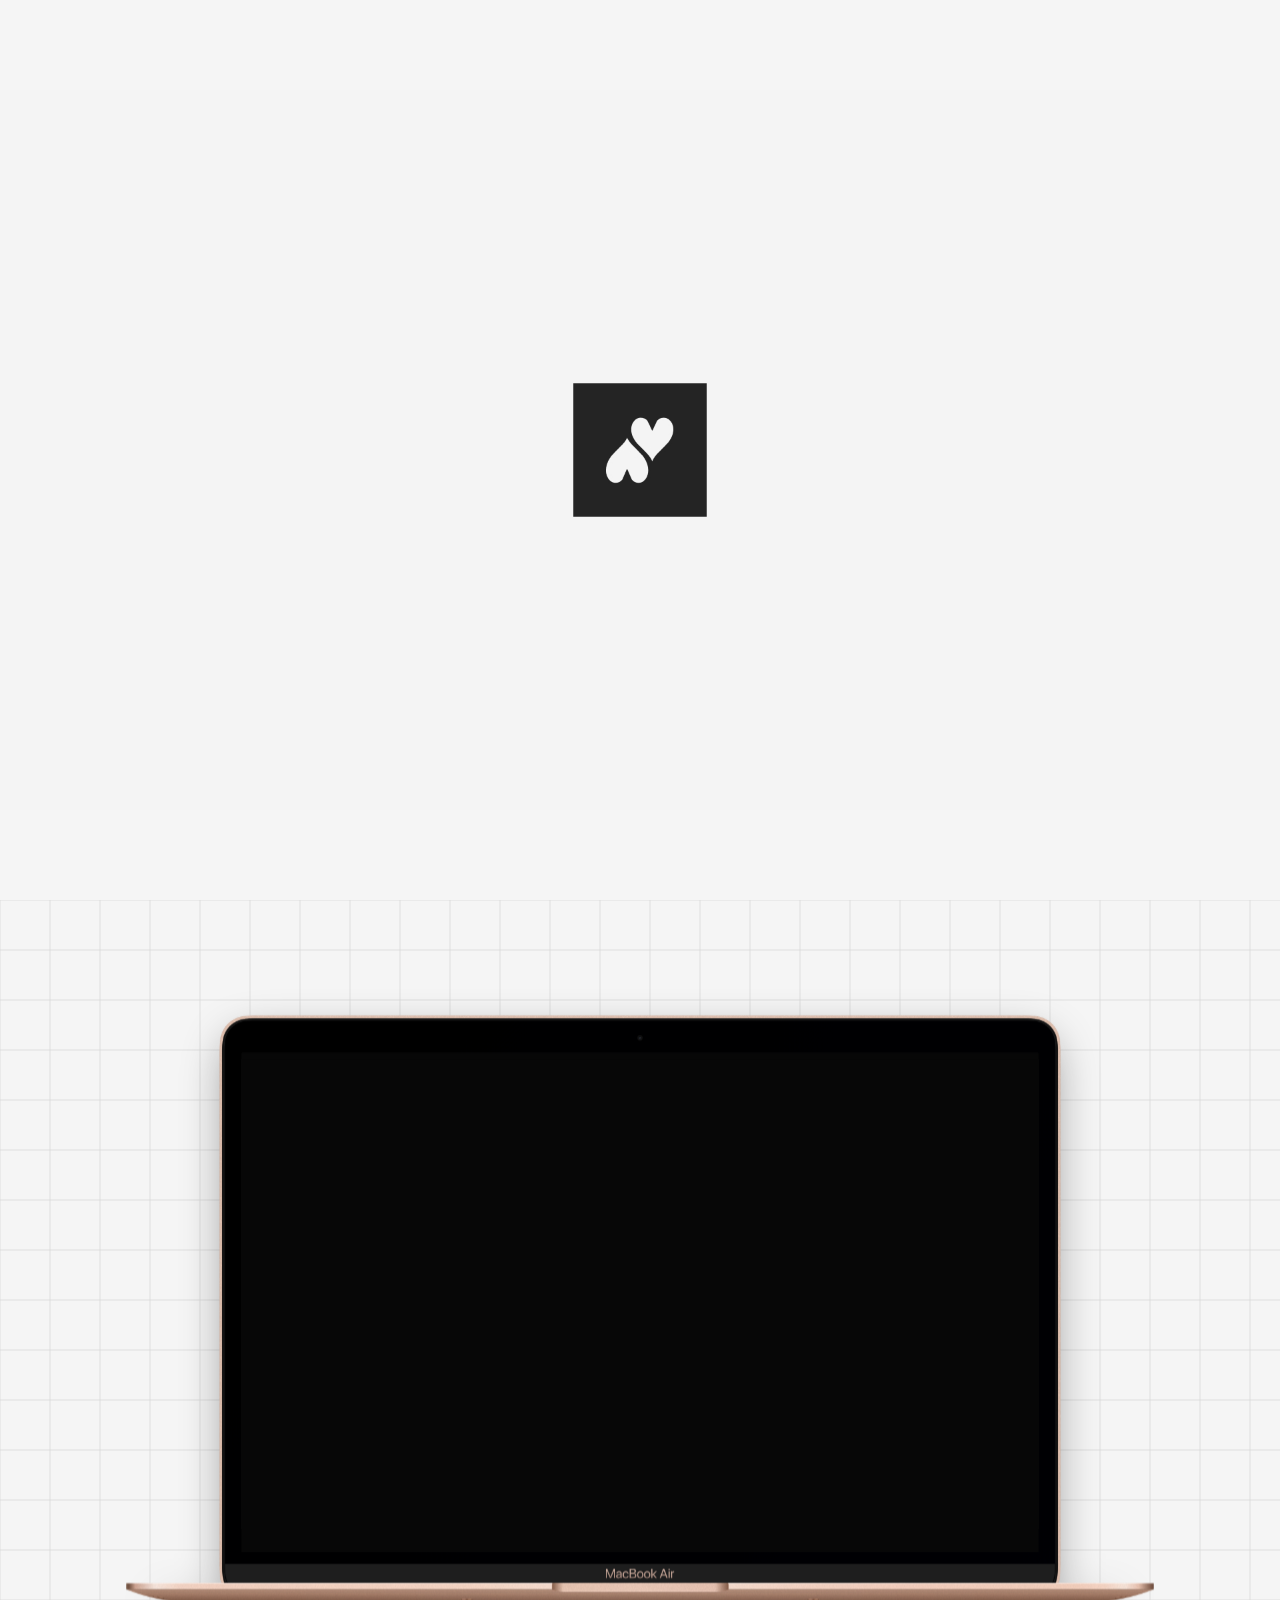
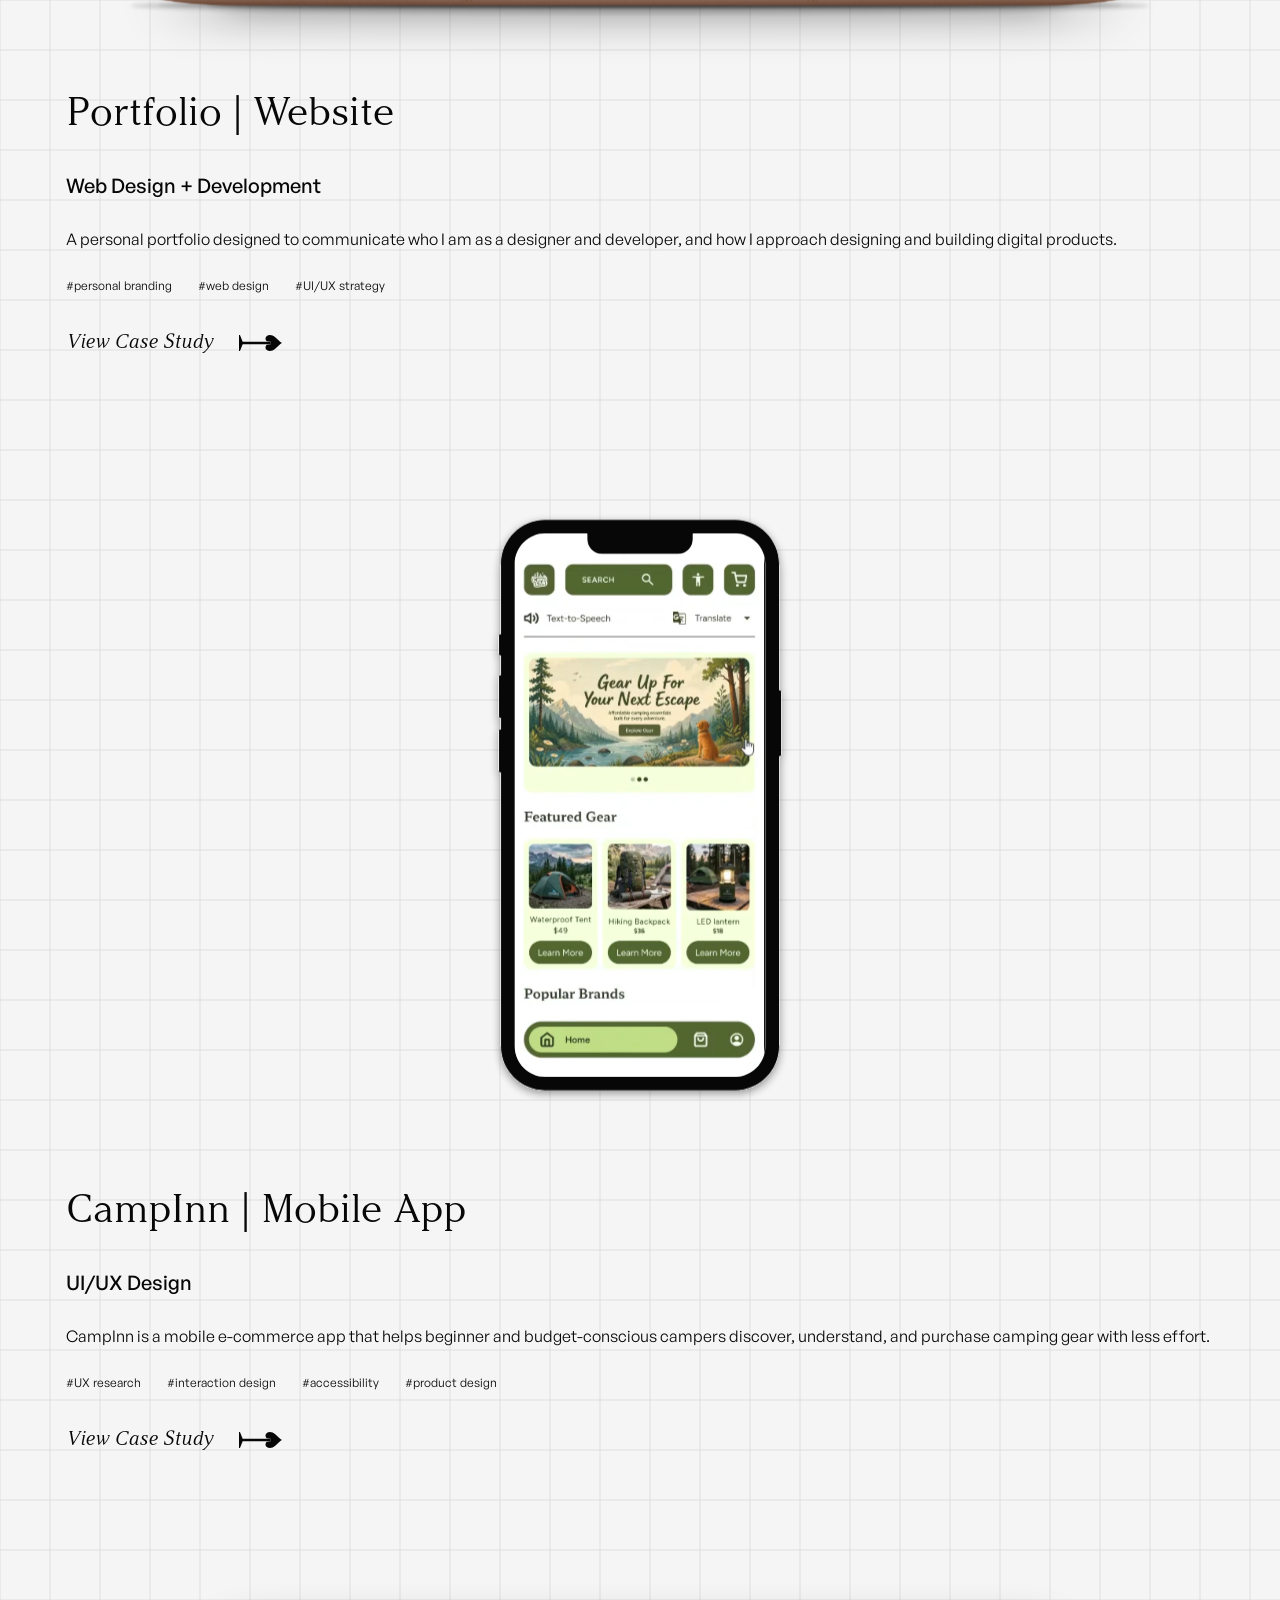
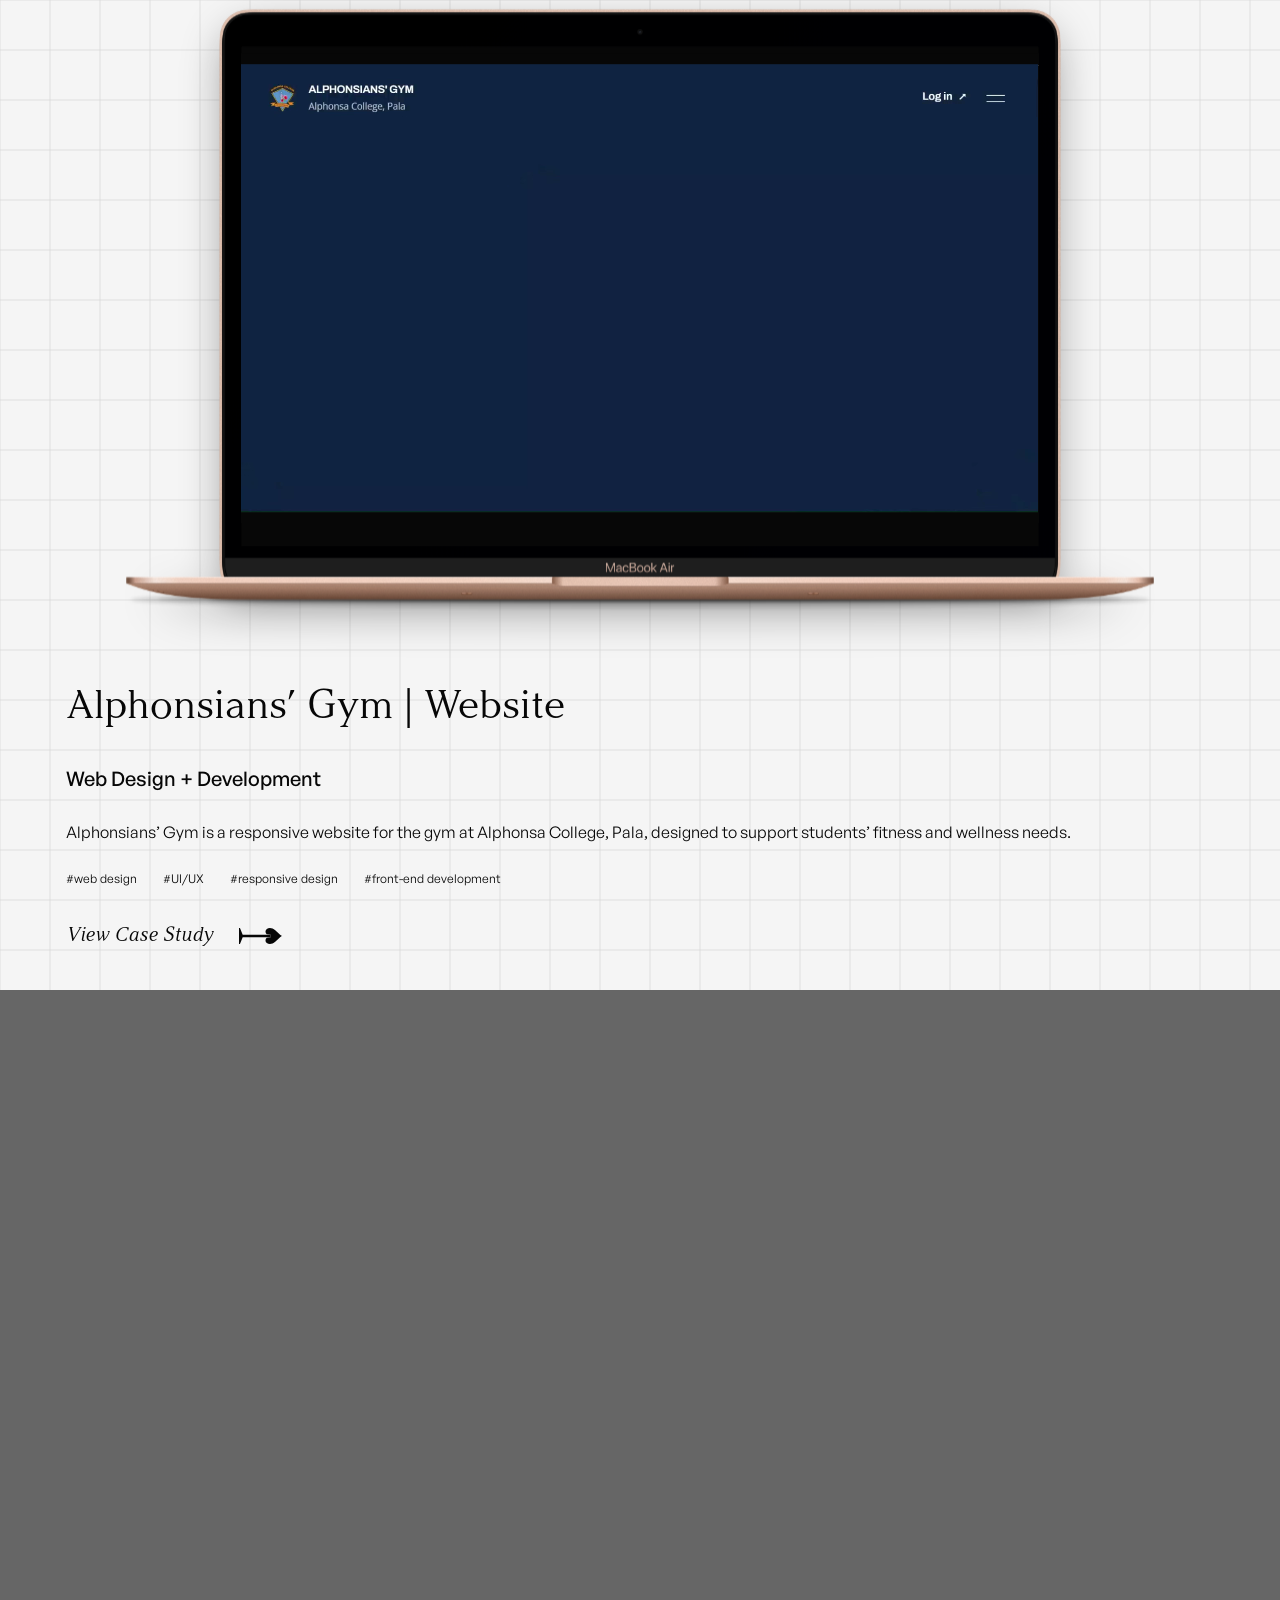
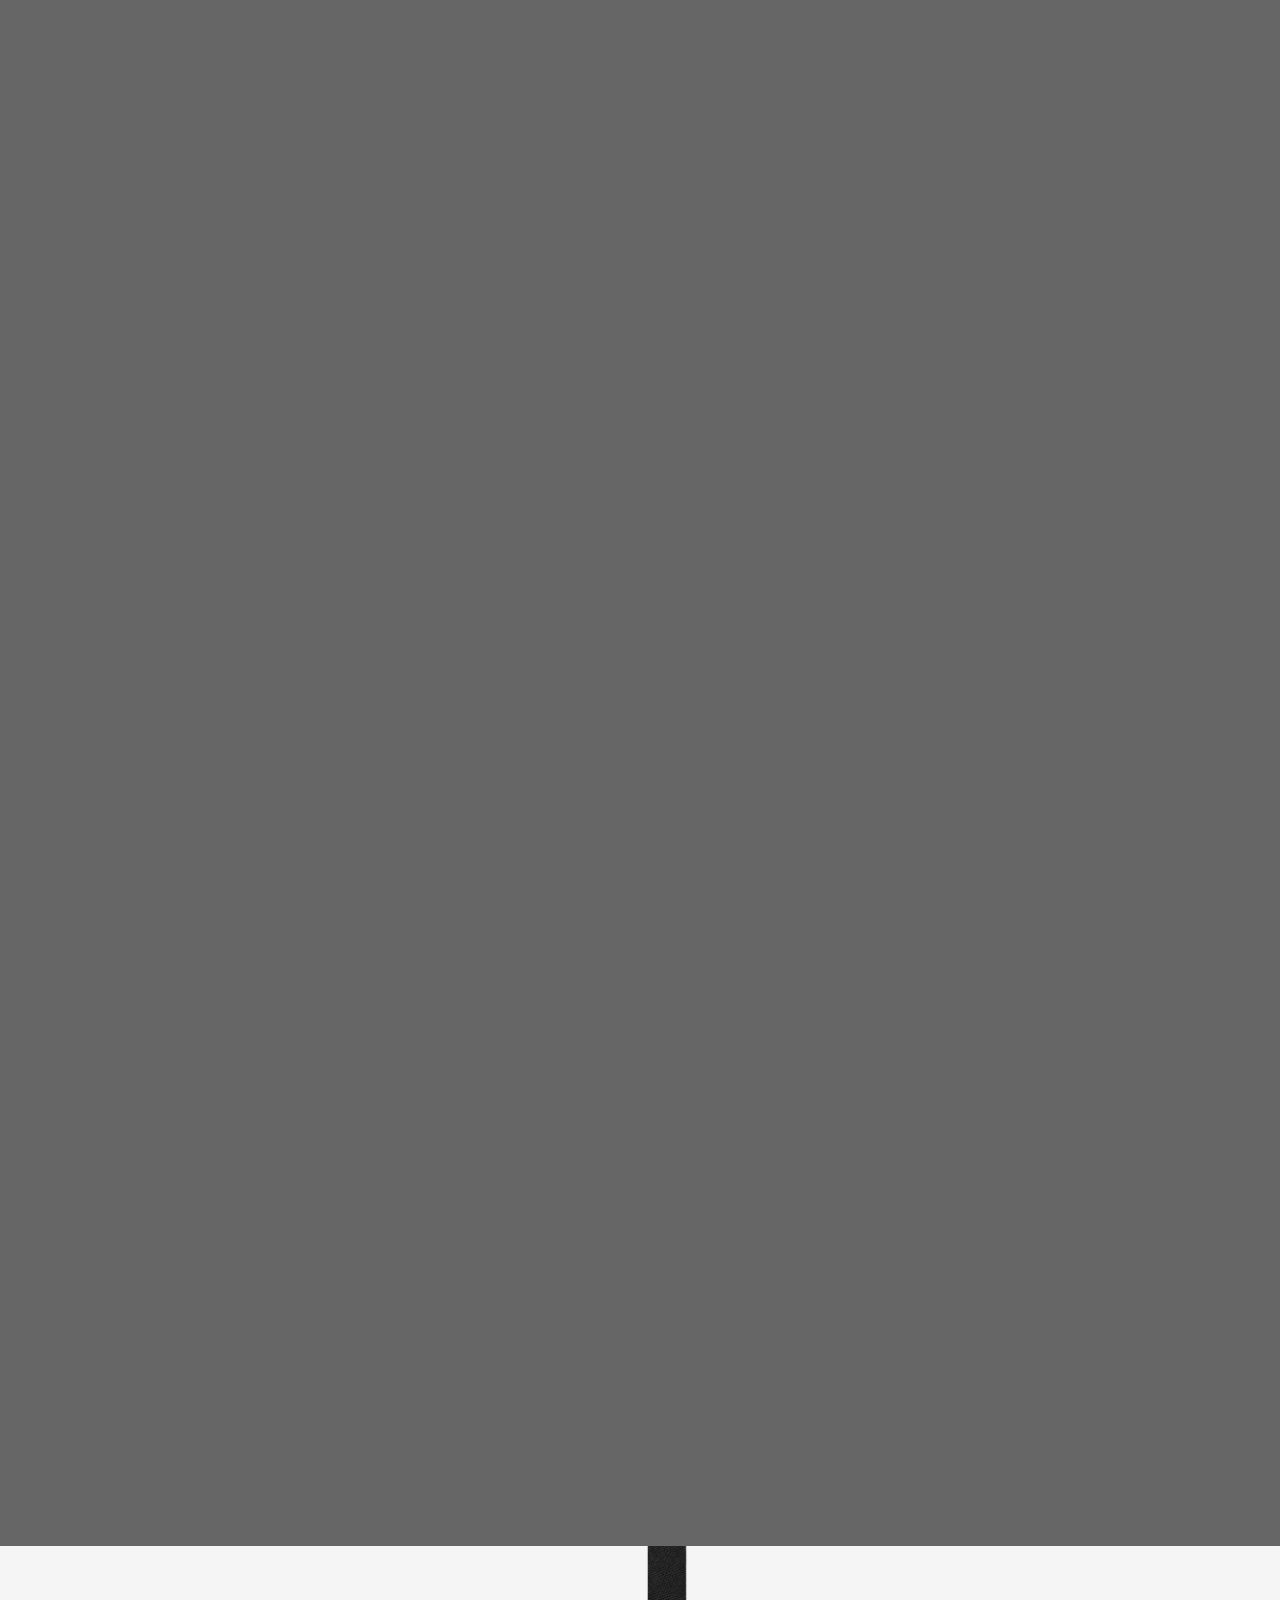
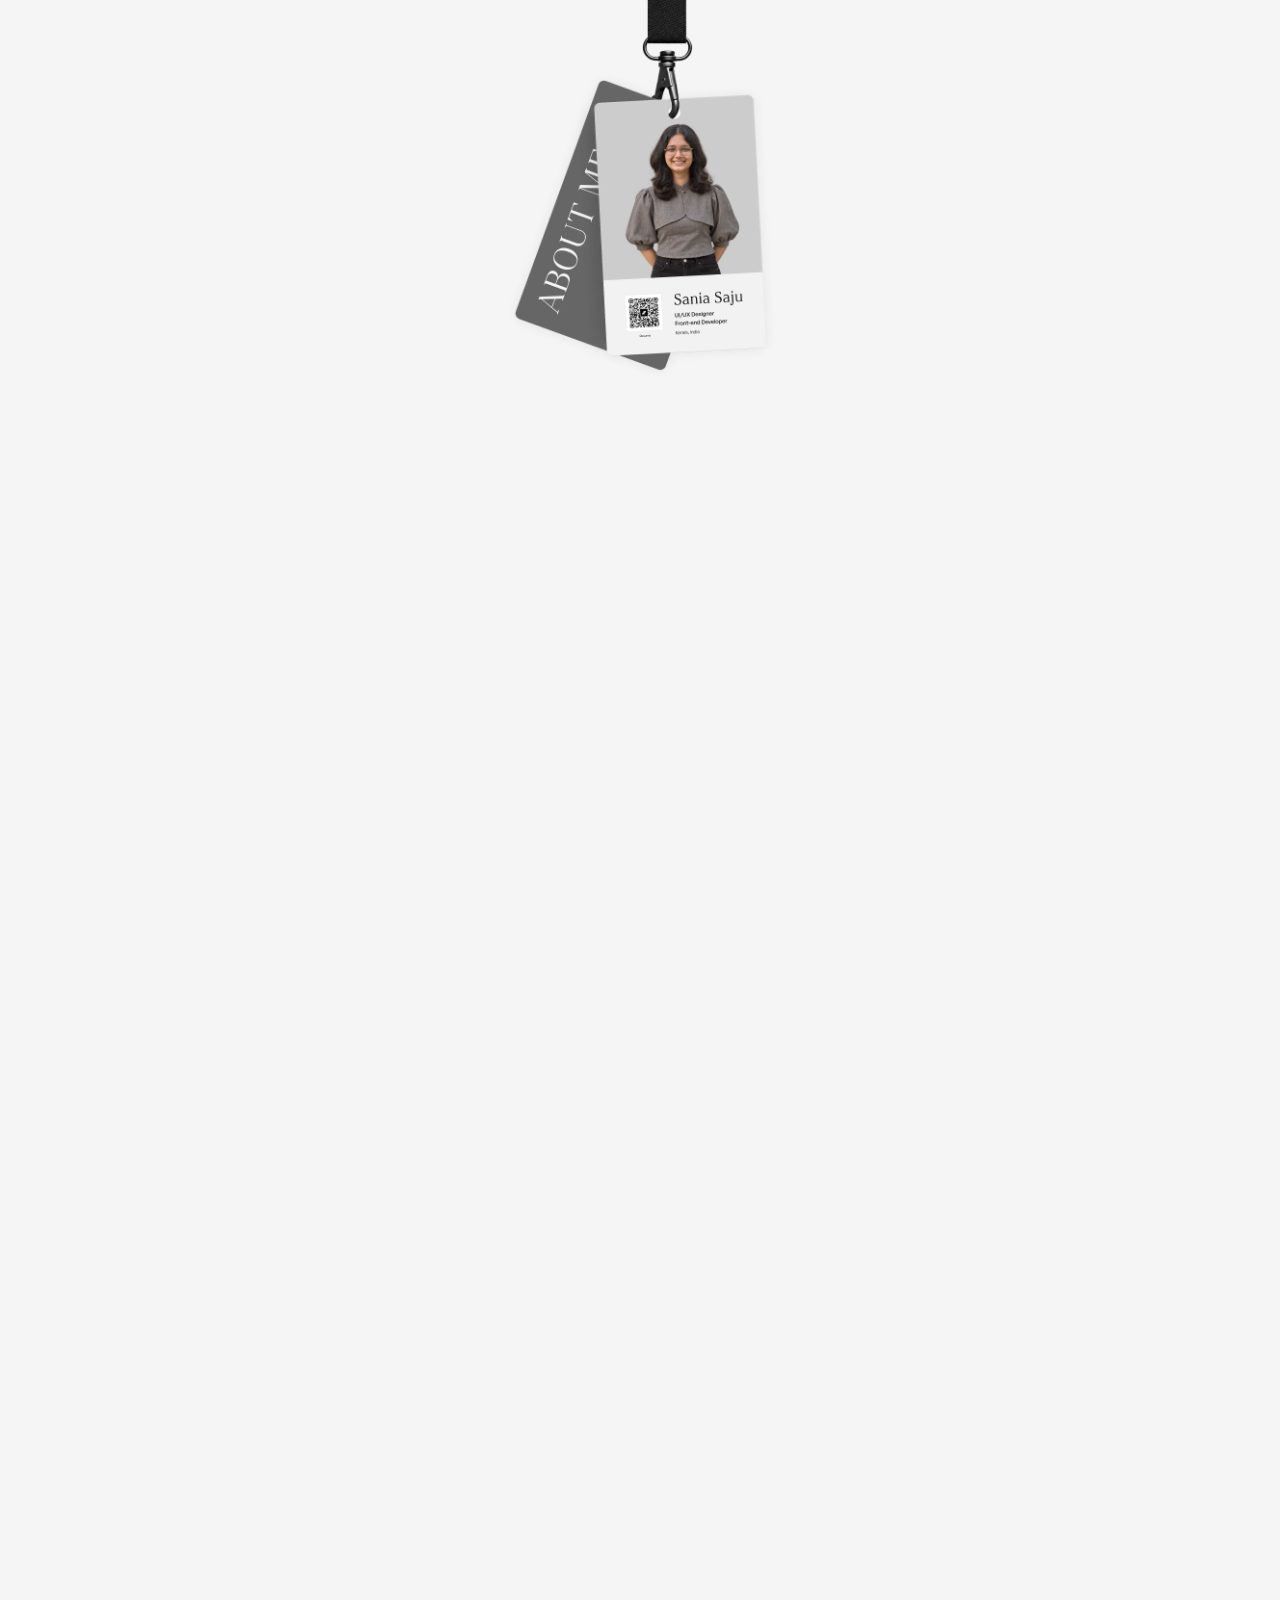
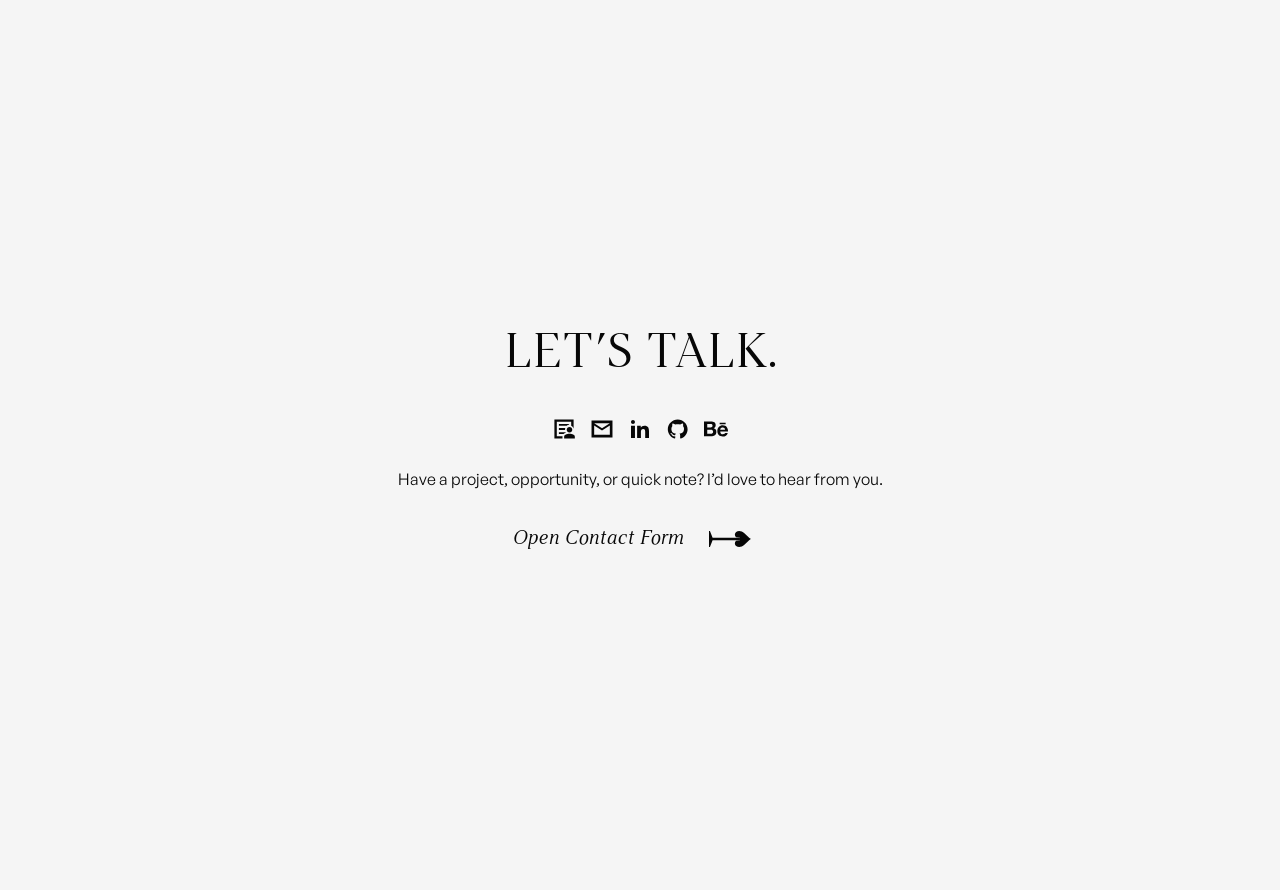
<file: index.html>
<!DOCTYPE html>
<html lang="en">


<head>
    <meta charset="UTF-8">
    <meta http-equiv="Content-Security-Policy" content="default-src 'none'; script-src 'self'; style-src 'self'; style-src-attr 'none'; img-src 'self'; font-src 'self'; media-src 'self' blob:; connect-src 'self' https://script.google.com https://script.googleusercontent.com; object-src 'none'; base-uri 'none'; form-action 'none'; frame-src 'none'; worker-src 'none'">
    <meta name="referrer" content="no-referrer">
    <script src="./js/components/navigation.js"></script>

    <!-- =========================================================
         META
    ========================================================== -->

    <meta
        name="viewport"
        content="width=device-width, initial-scale=1.0"
    >

    <meta
        name="description"
        content="Portfolio of Sania Saju — empathetic and purpose-driven UI/UX designer"
    >

    <meta
        name="author"
        content="Sania Saju"
    >


    <!-- =========================================================
         TITLE
    ========================================================== -->

    <title>Sania Saju — UI/UX Designer</title>


    <!-- =========================================================
         FAVICON
    ========================================================== -->

    <link
        rel="icon"
        type="image/svg+xml"
        href="./assets/icons/favicon.svg"
    >


    <!-- =========================================================
         BASE CSS
    ========================================================== -->

    
    <link
        rel="stylesheet"
        href="./assets/vendor/lenis/lenis.css"
    >


    <link
        rel="stylesheet"
        href="./css/style.css"
    >

    <link
        rel="stylesheet"
        href="./css/index.css"
    >


    <!-- =========================================================
         COMPONENT CSS
    ========================================================== -->

    <link
        rel="stylesheet"
        href="./css/components/loading.css"
    >

    <link
        rel="stylesheet"
        href="./css/components/navbar.css"
    >

    <link
        rel="stylesheet"
        href="./css/components/arrow.css"
    >


    <!-- =========================================================
         SECTION CSS
    ========================================================== -->

    <link
        rel="stylesheet"
        href="./css/sections/hero.css"
    >

    <link
        rel="stylesheet"
        href="./css/sections/projects.css"
    >

    <link
        rel="stylesheet"
        href="./css/sections/pages.css"
    >

    <link
        rel="stylesheet"
        href="./css/sections/about.css"
    >

    <link
        rel="stylesheet"
        href="./css/sections/contact.css"
    >

    <link rel="stylesheet" href="./css/responsive.css">
</head>



<body class="is-loading">


    <!-- =========================================================
         LOADING SCREEN
    ========================================================== -->

    <div
        class="loading-screen"
        aria-hidden="true"
    >

        <video
            class="loading-screen__video"
            autoplay
            muted
            playsinline
            preload="auto"
        >

            <source
                src="./assets/videos/loading.webm"
                type="video/webm"
            >

        </video>

    </div>



    <!-- =========================================================
         HOME
    ========================================================== -->

    <main class="home">


        <!-- =====================================================
             01 — HERO
        ====================================================== -->

        <section
            class="hero"
            id="home"
            aria-label="Introduction"
        >


            <!-- =================================================
                 NAVBAR
            ================================================== -->

            <portfolio-navbar></portfolio-navbar>



            <!-- =================================================
                 HERO CONTENT
            ================================================== -->

            <div class="hero__content">


                <!-- =============================================
                     HERO TITLE COMPOSITION
                ============================================== -->

                <div
                    class="hero__title"
                    aria-label="Designer Developer"
                >


                    <!-- CENTRAL D -->

                    <img
                        class="
                            hero__title-layer
                            hero__title-core
                        "
                        src="./assets/images/d.svg"
                        alt=""
                        aria-hidden="true"
                    >


                    <!-- LEFT METADATA -->

                    <img
                        class="
                            hero__title-layer
                            hero__title-metadata
                            hero__title-metadata-left
                        "
                        src="./assets/images/metadata-left.svg"
                        alt=""
                        aria-hidden="true"
                    >


                    <!-- ESIGNER -->

                    <img
                        class="
                            hero__title-layer
                            hero__title-esigner
                        "
                        src="./assets/images/esigner.svg"
                        alt=""
                        aria-hidden="true"
                    >


                    <!-- EVELOPER -->

                    <img
                        class="
                            hero__title-layer
                            hero__title-eveloper
                        "
                        src="./assets/images/eveloper.svg"
                        alt=""
                        aria-hidden="true"
                    >


                    <!-- RIGHT METADATA -->

                    <img
                        class="
                            hero__title-layer
                            hero__title-metadata
                            hero__title-metadata-right
                        "
                        src="./assets/images/metadata-right.svg"
                        alt=""
                        aria-hidden="true"
                    >


                </div>


            </div>



            <!-- =================================================
                 HERO FOOTER
            ================================================== -->

            <div class="hero__footer">


                <!-- =============================================
                     SOCIAL LINKS
                ============================================== -->

                <div
                    class="hero__socials"
                    aria-label="Social links"
                >


                    <!-- RESUME -->

                    <a
                        class="social-link"
                        href="https://drive.google.com/file/d/1Tv4DNQOfUqFfgtIkCHrTz7Y5IOp73n3v/view?usp=drive_link"
                        target="_blank"
                        rel="noopener noreferrer"
                        aria-label="Resume"
                    >

                        <img
                            src="./assets/icons/resume.svg"
                            alt=""
                            aria-hidden="true"
                        >

                    </a>


                    <!-- EMAIL -->

                    <button
                        class="social-link social-link--email"
                        type="button"
                        data-email="saniasaju.k@gmail.com"
                        aria-label="Copy email address"
                    >
                        <img
                            src="./assets/icons/email.svg"
                            alt=""
                            aria-hidden="true"
                        >

                        <span
                            class="copy-feedback"
                            role="status"
                            aria-live="polite"
                        >
                            Email copied!
                        </span>
                    </button>

                    <!-- LINKEDIN -->

                    <a
                        class="social-link"
                        href="https://www.linkedin.com/in/sania-saju-50266322a"
                        target="_blank"
                        rel="noopener noreferrer"
                        aria-label="LinkedIn"
                    >

                        <img
                            src="./assets/icons/linkedin.svg"
                            alt=""
                            aria-hidden="true"
                        >

                    </a>


                    <!-- GITHUB -->

                    <a
                        class="social-link"
                        href="https://github.com/saniasaju"
                        target="_blank"
                        rel="noopener noreferrer"
                        aria-label="GitHub"
                    >

                        <img
                            src="./assets/icons/github.svg"
                            alt=""
                            aria-hidden="true"
                        >

                    </a>


                    <!-- BEHANCE -->

                    <a
                        class="social-link"
                        href="https://www.behance.net/sania-saju"
                        target="_blank"
                        rel="noopener noreferrer"
                        aria-label="Behance"
                    >

                        <img
                            src="./assets/icons/behance.svg"
                            alt=""
                            aria-hidden="true"
                        >

                    </a>


                </div>



                <!-- =============================================
                     SCROLL CTA
                ============================================== -->

                <a
                    class="hero__scroll"
                    href="#work"
                >

                    <span class="hero__scroll-label">
                        View Selected Projects
                    </span>


                    <portfolio-arrow
                        direction="down"
                    ></portfolio-arrow>

                </a>


            </div>


        </section>



        <!-- =====================================================
             02 — SELECTED PROJECTS
        ====================================================== -->

        <section
            class="
                home-section
                home-section--projects
            "
            id="work"
            aria-label="Selected Projects"
        >

            <projects-section></projects-section>

        </section>



        <!-- =====================================================
             03 — PAGES / PIXELS
        ====================================================== -->

        <section
            aria-label="Pixels"
        >

            <pages-section></pages-section>

        </section>



        <!-- =====================================================
             04 — ABOUT
        ====================================================== -->

        <section
            class="
                home-section
                home-section--about
            "
            id="about"
            aria-label="About"
        >

            <about-section></about-section>

        </section>



        <!-- =====================================================
             05 — CONTACT
        ====================================================== -->

        <section
            class="
                home-section
                home-section--contact
            "
            id="contact"
            aria-label="Contact"
        >

            <contact-section></contact-section>

        </section>


    </main>


    <!-- =========================================================
        JAVASCRIPT
    ========================================================== -->

        <!-- LENIS LIBRARY -->
        <script src="./assets/vendor/lenis/lenis.min.js"></script>

        <!-- LENIS INITIALIZATION -->
        <script src="./js/components/lenis.js"></script>


    <!-- =========================================================
         COMPONENT JAVASCRIPT
    ========================================================== -->

    <script
        src="./js/components/arrow.js"
        defer
    ></script>

    <script
        src="./js/components/navbar.js"
        defer
    ></script>

    <script
        src="./js/components/loading.js"
        defer
    ></script>



    <!-- =========================================================
         SECTION JAVASCRIPT
    ========================================================== -->

    <script
        src="./js/sections/hero.js"
        defer
    ></script>

    <script
        src="./js/sections/projects.js"
        defer
    ></script>

    <script
        src="./js/sections/pages.js"
        defer
    ></script>

    <script
        src="./js/sections/about.js"
        defer
    ></script>

    <script
        src="./js/sections/contact.js"
        defer
    ></script>



    <!-- =========================================================
         GLOBAL JAVASCRIPT
    ========================================================== -->

    <!-- GLOBAL SCRIPT -->
    <script src="./js/script.js"></script>



</body>


</html>
</file>
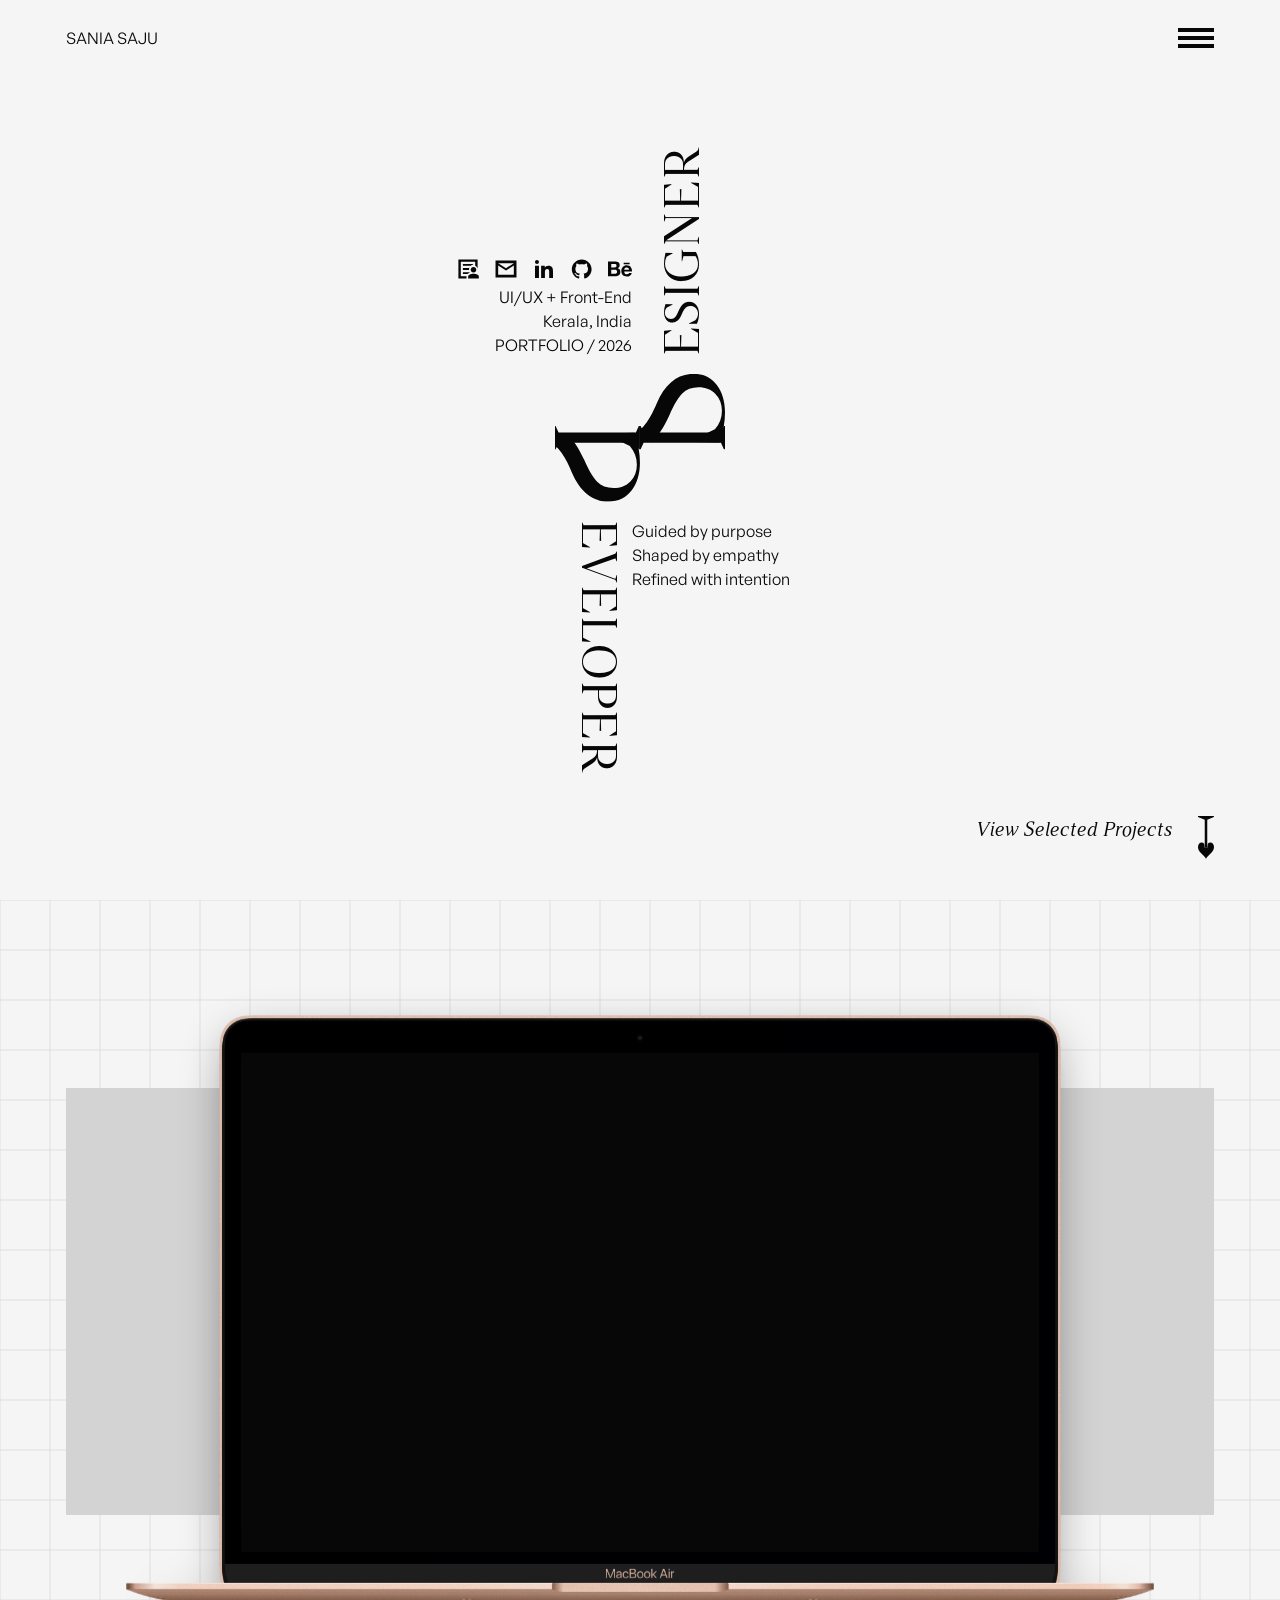
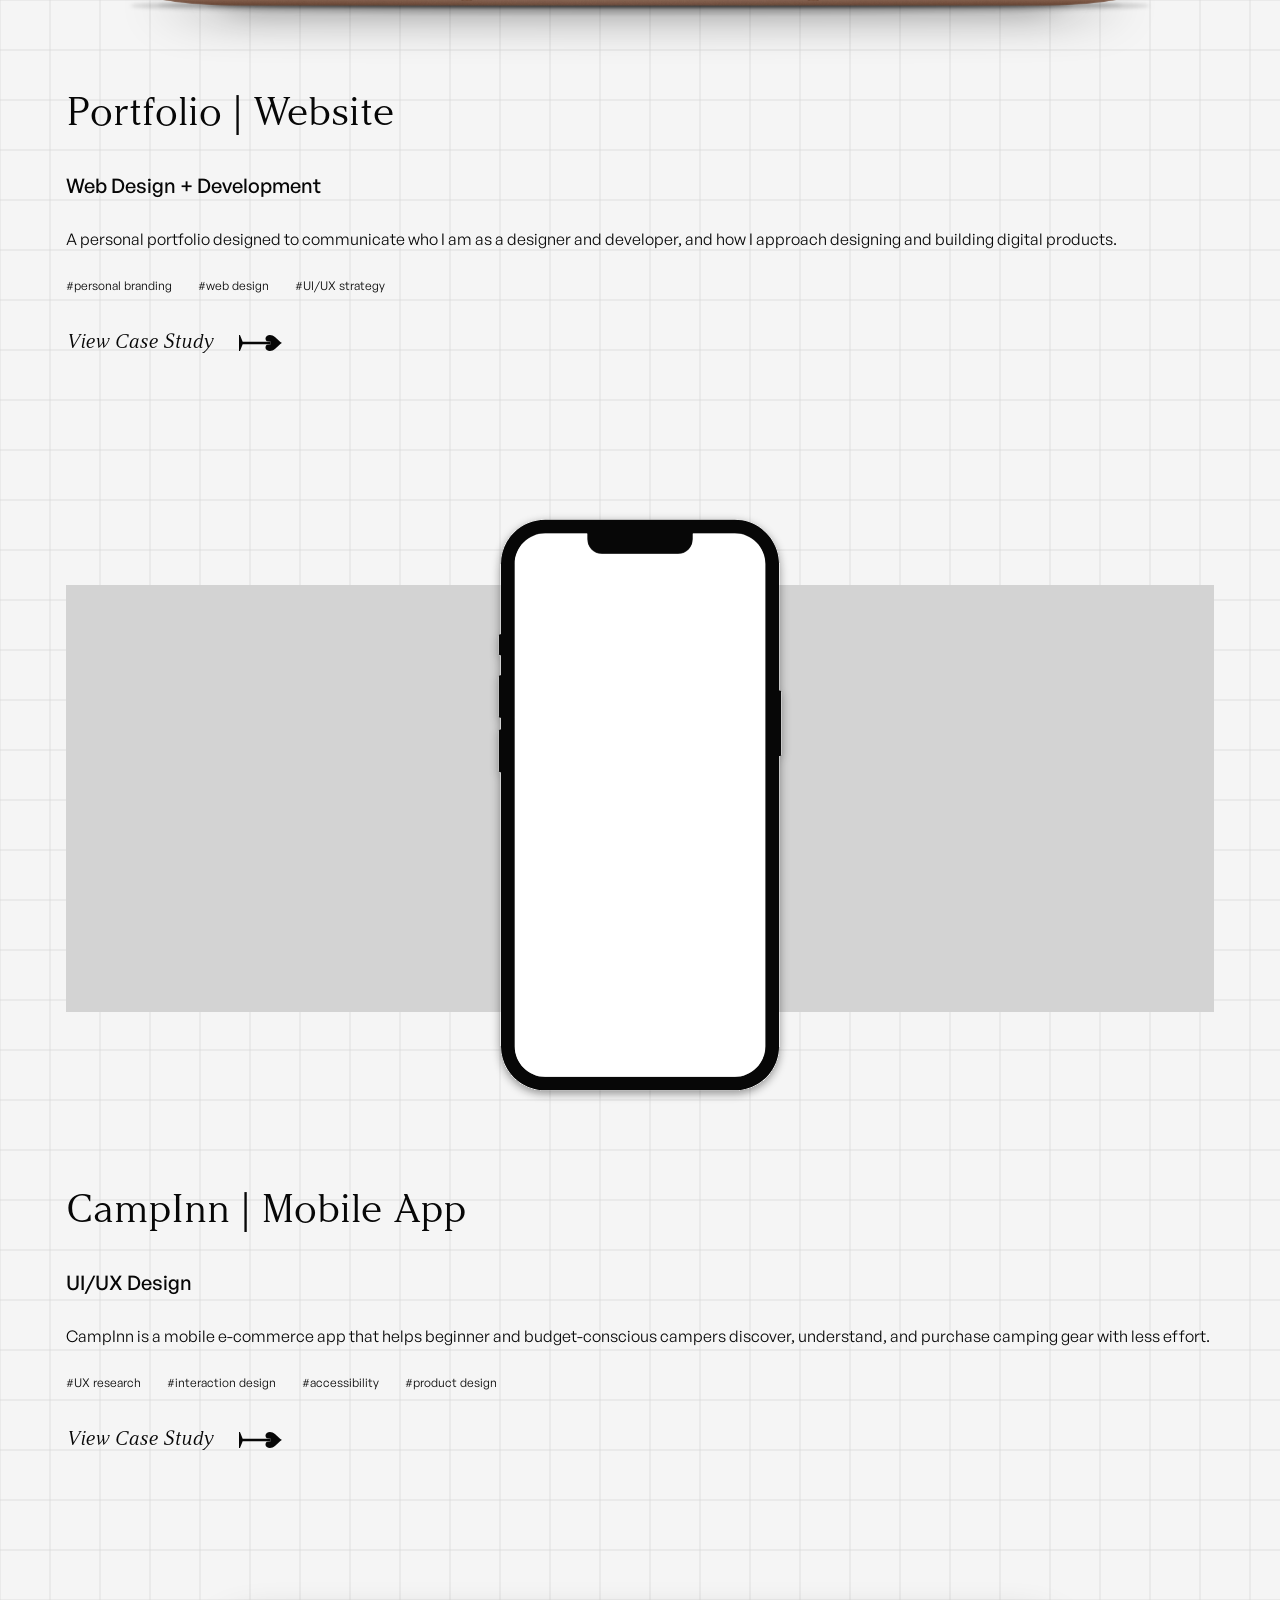
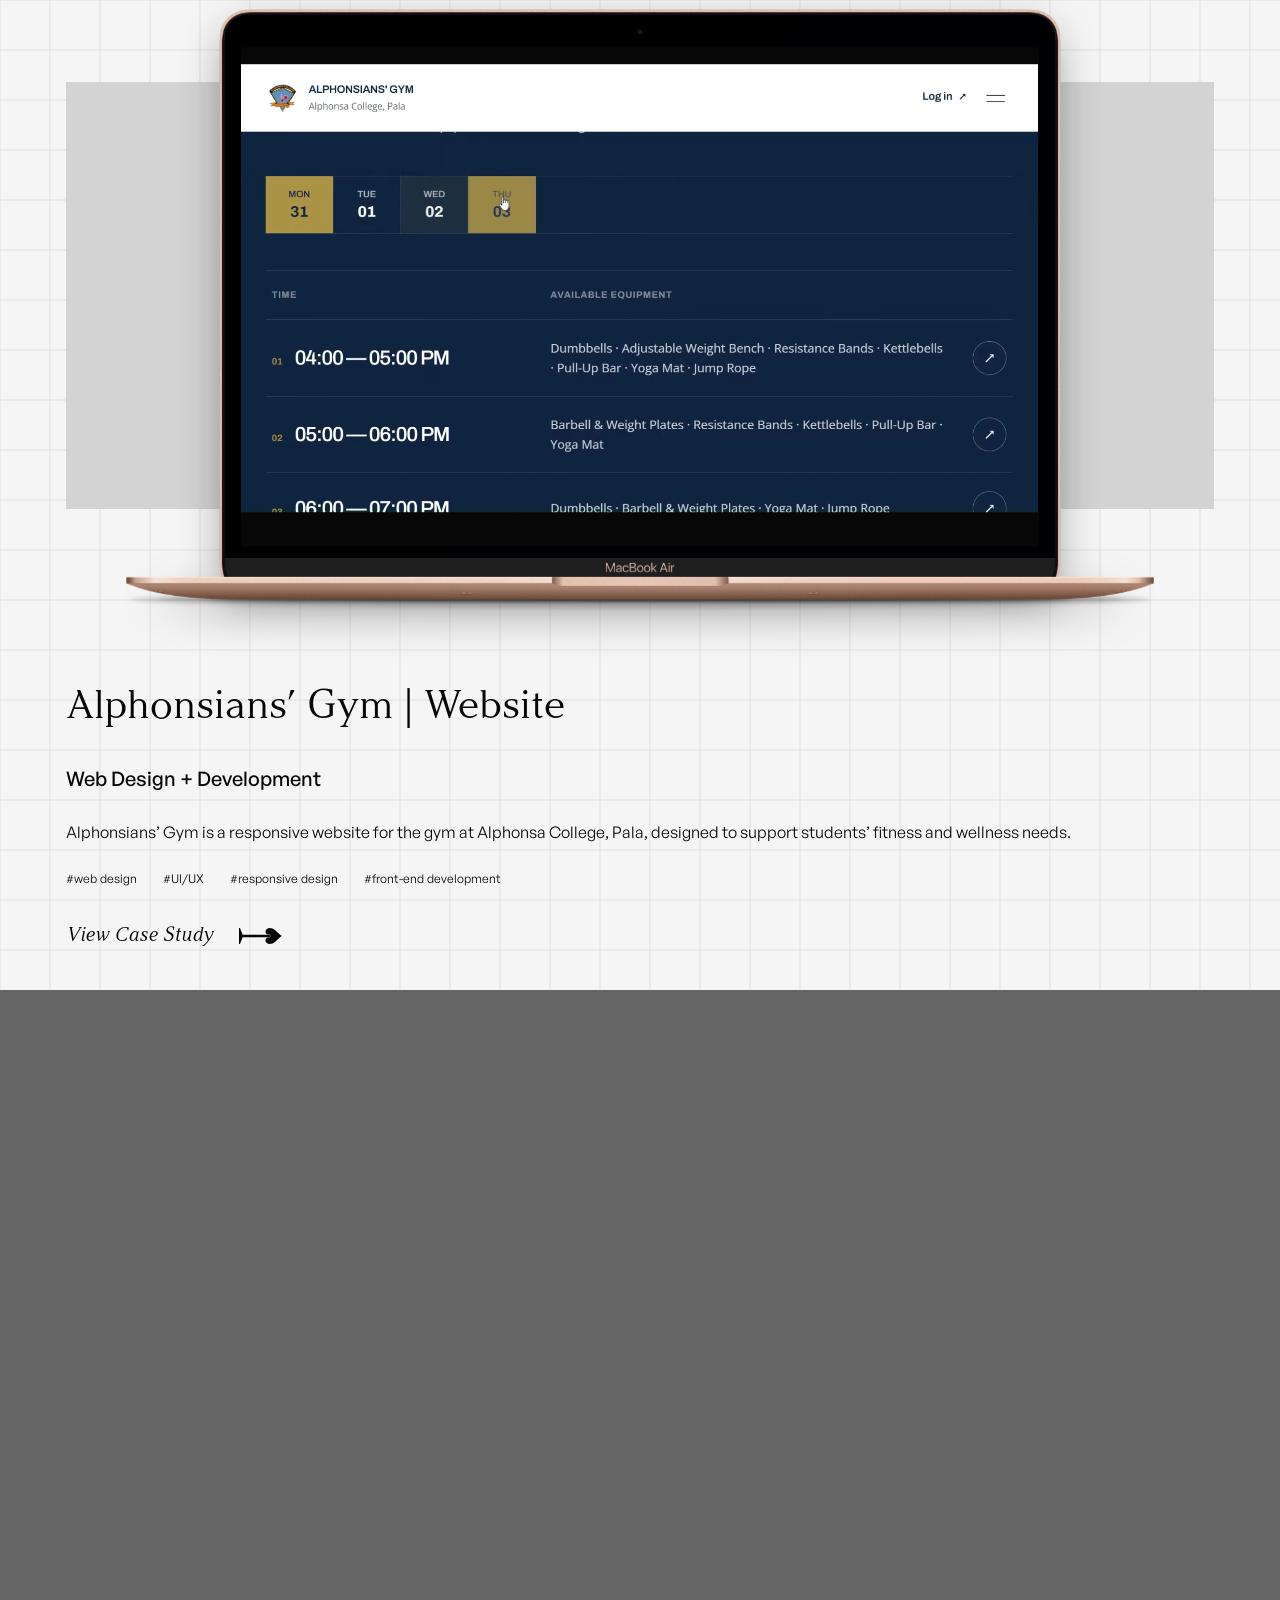
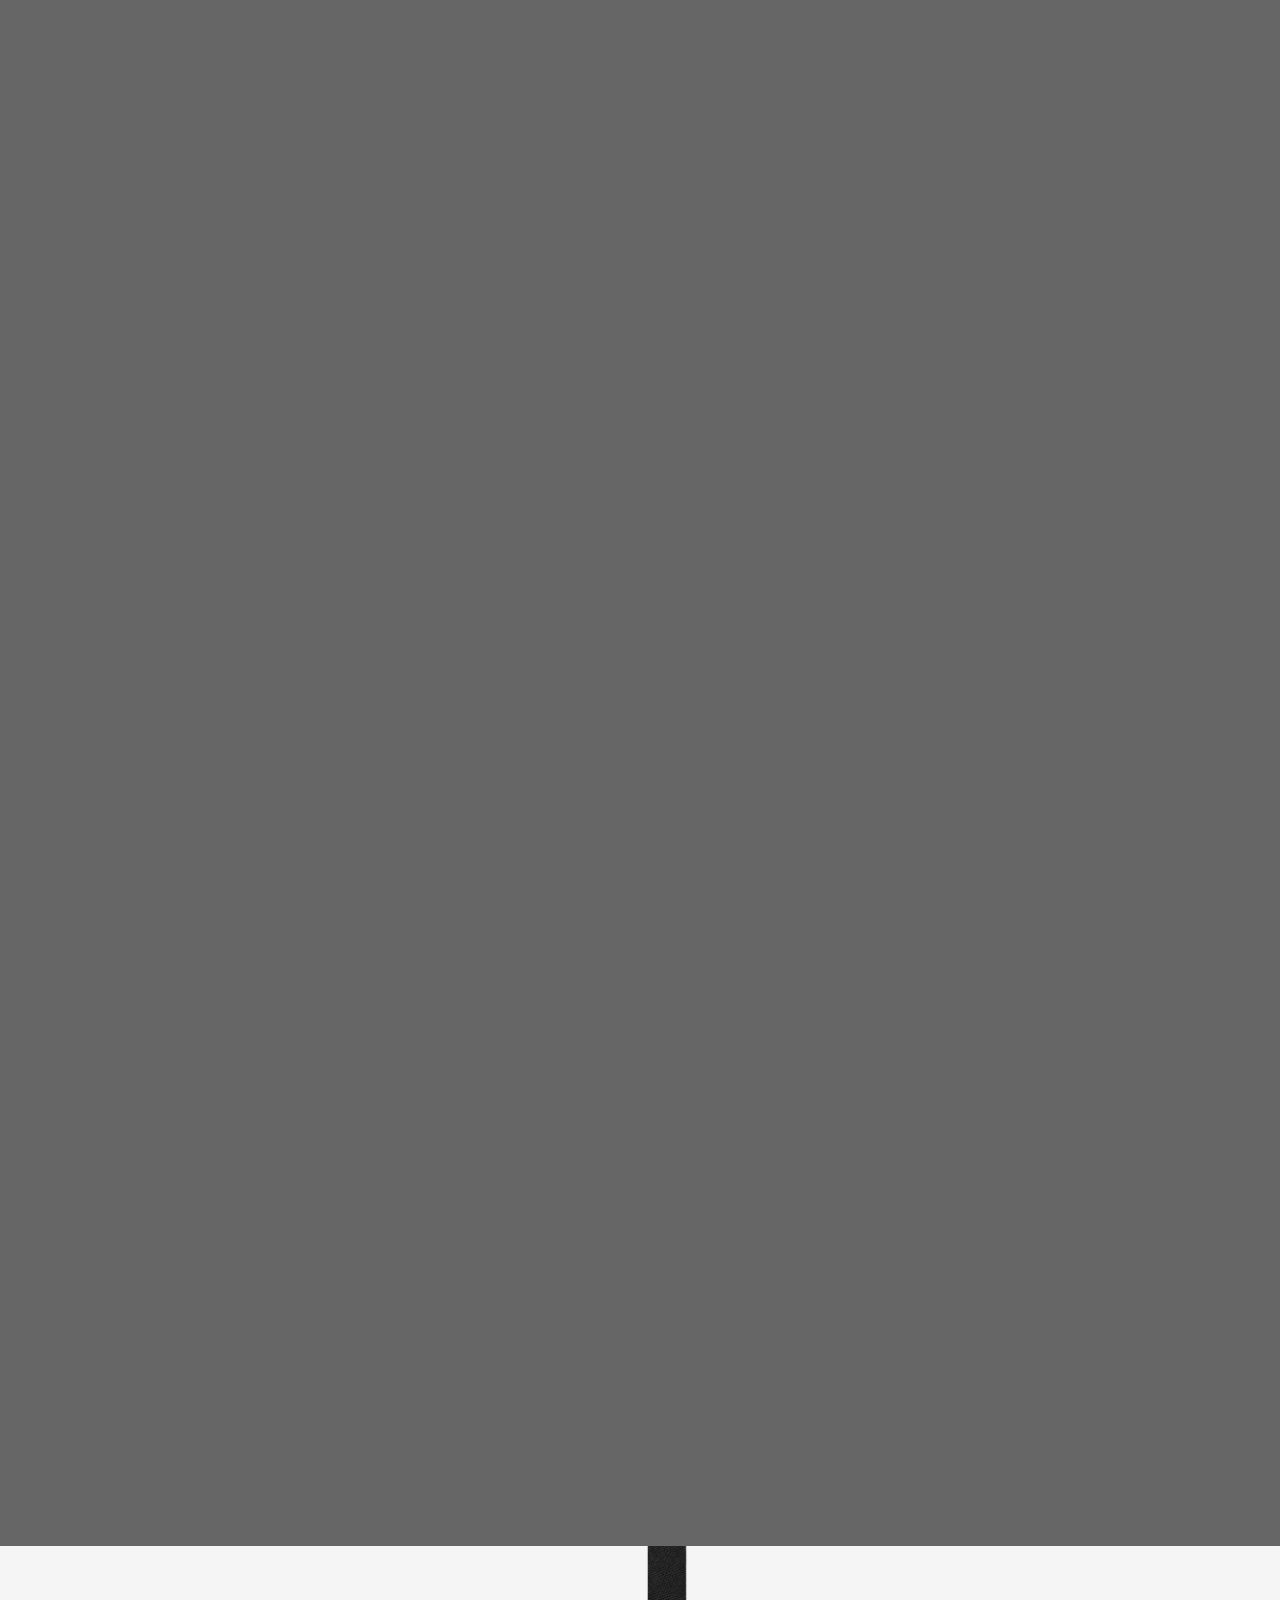
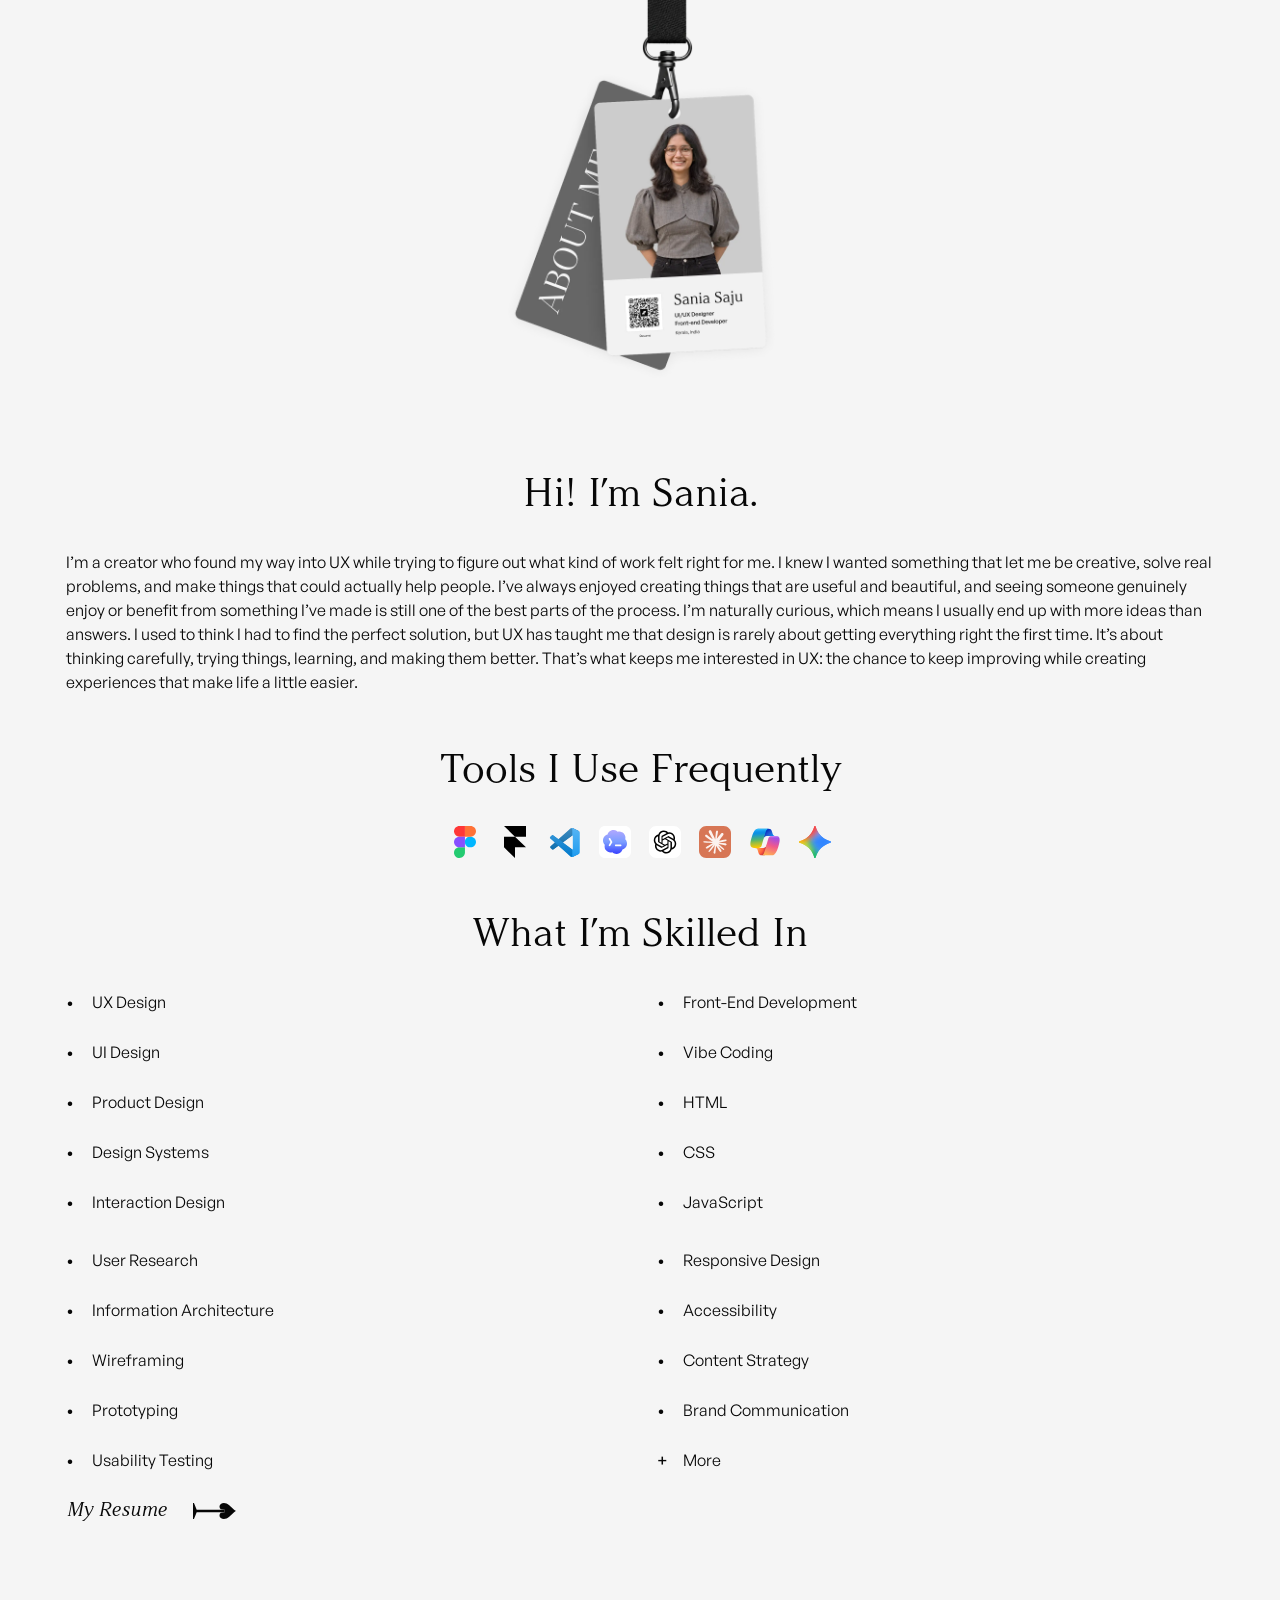
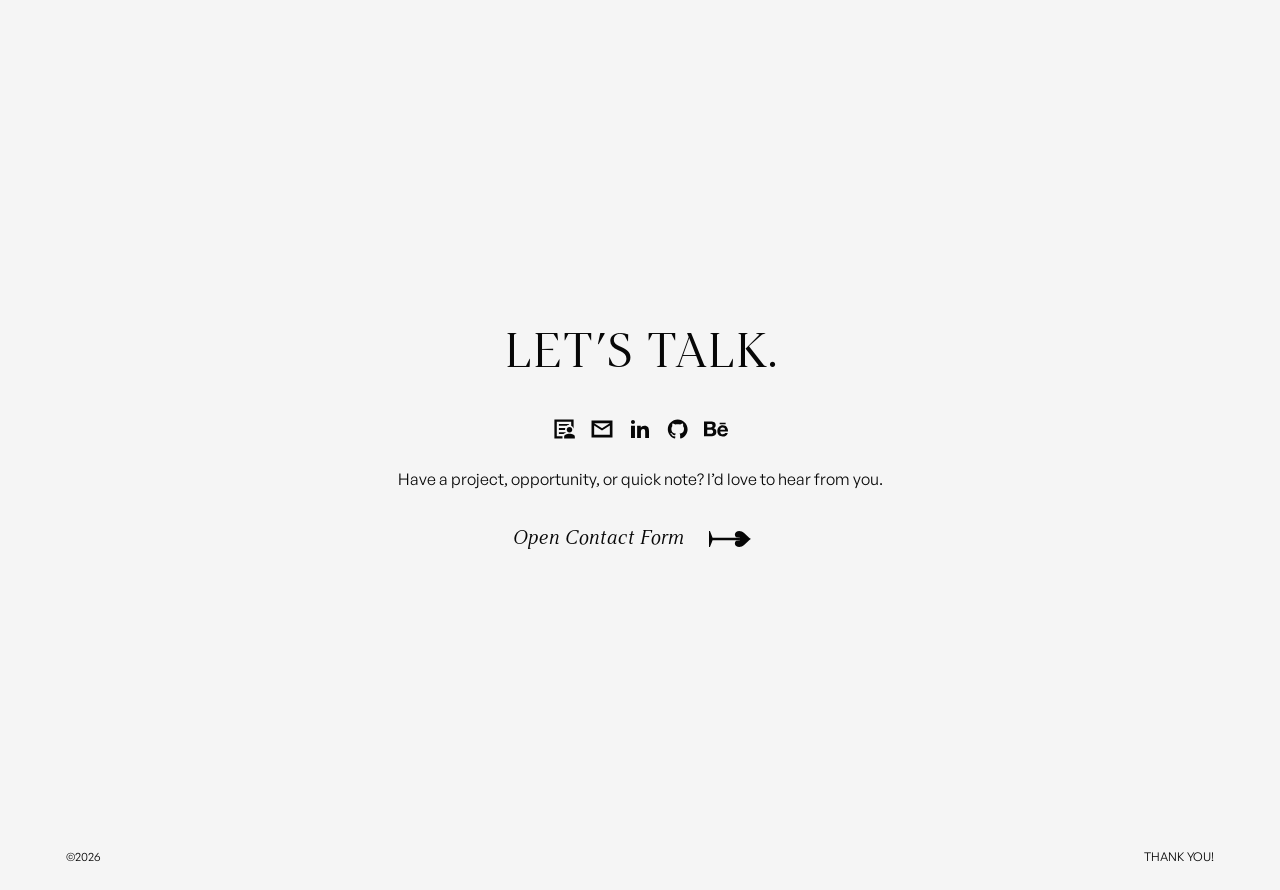
<file: home.html>
<!DOCTYPE html>
<html lang="en" class="home-is-revealed">


<head>
    <meta charset="UTF-8">
    <meta http-equiv="Content-Security-Policy" content="default-src 'none'; script-src 'self'; style-src 'self'; style-src-attr 'none'; img-src 'self'; font-src 'self'; media-src 'self' blob:; connect-src 'self' https://script.google.com https://script.googleusercontent.com; object-src 'none'; base-uri 'none'; form-action 'none'; frame-src 'none'; worker-src 'none'">
    <meta name="referrer" content="no-referrer">
    <script src="./js/components/navigation.js"></script>
    <link rel="stylesheet" href="./css/pages/home.css">

    <!-- =========================================================
         META
    ========================================================== -->

    <meta
        name="viewport"
        content="width=device-width, initial-scale=1.0"
    >

    <meta
        name="description"
        content="Portfolio of Sania Saju — UX designer combining thoughtful design, accessibility and front-end development."
    >

    <meta
        name="author"
        content="Sania Saju"
    >


    <!-- =========================================================
         TITLE
    ========================================================== -->

    <title>Sania Saju — UI/UX Designer</title>


    <!-- =========================================================
         FAVICON
    ========================================================== -->

    <link
        rel="icon"
        type="image/svg+xml"
        href="./assets/icons/favicon.svg"
    >


    <!-- =========================================================
         BASE CSS
    ========================================================== -->

    
    <link
        rel="stylesheet"
        href="./assets/vendor/lenis/lenis.css"
    >


    <link
        rel="stylesheet"
        href="./css/style.css"
    >

    <link
        rel="stylesheet"
        href="./css/index.css"
    >


    <!-- =========================================================
         COMPONENT CSS
    ========================================================== -->

    <link
        rel="stylesheet"
        href="./css/components/navbar.css"
    >

    <link
        rel="stylesheet"
        href="./css/components/arrow.css"
    >


    <!-- =========================================================
         SECTION CSS
    ========================================================== -->

    <link
        rel="stylesheet"
        href="./css/sections/hero.css"
    >

    <link
        rel="stylesheet"
        href="./css/sections/projects.css"
    >

    <link
        rel="stylesheet"
        href="./css/sections/pages.css"
    >

    <link
        rel="stylesheet"
        href="./css/sections/about.css"
    >

    <link
        rel="stylesheet"
        href="./css/sections/contact.css"
    >

    <link rel="stylesheet" href="./css/responsive.css">
</head>



<body>




    <!-- =========================================================
         HOME
    ========================================================== -->

    <main class="home">


        <!-- =====================================================
             01 — HERO
        ====================================================== -->

        <section
            class="hero is-core-visible is-title-visible is-chrome-visible"
            id="home"
            aria-label="Introduction"
        >


            <!-- =================================================
                 NAVBAR
            ================================================== -->

            <portfolio-navbar></portfolio-navbar>



            <!-- =================================================
                 HERO CONTENT
            ================================================== -->

            <div class="hero__content">


                <!-- =============================================
                     HERO TITLE COMPOSITION
                ============================================== -->

                <div
                    class="hero__title"
                    aria-label="Designer Developer"
                >


                    <!-- CENTRAL D -->

                    <img
                        class="
                            hero__title-layer
                            hero__title-core
                        "
                        src="./assets/images/d.svg"
                        alt=""
                        aria-hidden="true"
                    >


                    <!-- LEFT METADATA -->

                    <img
                        class="
                            hero__title-layer
                            hero__title-metadata
                            hero__title-metadata-left
                        "
                        src="./assets/images/metadata-left.svg"
                        alt=""
                        aria-hidden="true"
                    >


                    <!-- ESIGNER -->

                    <img
                        class="
                            hero__title-layer
                            hero__title-esigner
                        "
                        src="./assets/images/esigner.svg"
                        alt=""
                        aria-hidden="true"
                    >


                    <!-- EVELOPER -->

                    <img
                        class="
                            hero__title-layer
                            hero__title-eveloper
                        "
                        src="./assets/images/eveloper.svg"
                        alt=""
                        aria-hidden="true"
                    >


                    <!-- RIGHT METADATA -->

                    <img
                        class="
                            hero__title-layer
                            hero__title-metadata
                            hero__title-metadata-right
                        "
                        src="./assets/images/metadata-right.svg"
                        alt=""
                        aria-hidden="true"
                    >


                </div>


            </div>



            <!-- =================================================
                 HERO FOOTER
            ================================================== -->

            <div class="hero__footer">


                <!-- =============================================
                     SOCIAL LINKS
                ============================================== -->

                <div
                    class="hero__socials"
                    aria-label="Social links"
                >


                    <!-- RESUME -->

                    <a
                        class="social-link"
                        href="https://drive.google.com/file/d/1Tv4DNQOfUqFfgtIkCHrTz7Y5IOp73n3v/view?usp=drive_link"
                        target="_blank"
                        rel="noopener noreferrer"
                        aria-label="Resume"
                    >

                        <img
                            src="./assets/icons/resume.svg"
                            alt=""
                            aria-hidden="true"
                        >

                    </a>


                    <!-- EMAIL -->

                    <button
                        class="social-link social-link--email"
                        type="button"
                        data-email="saniasaju.k@gmail.com"
                        aria-label="Copy email address"
                    >
                        <img
                            src="./assets/icons/email.svg"
                            alt=""
                            aria-hidden="true"
                        >

                        <span
                            class="copy-feedback"
                            role="status"
                            aria-live="polite"
                        >
                            Email copied!
                        </span>
                    </button>

                    <!-- LINKEDIN -->

                    <a
                        class="social-link"
                        href="https://www.linkedin.com/in/sania-saju-50266322a"
                        target="_blank"
                        rel="noopener noreferrer"
                        aria-label="LinkedIn"
                    >

                        <img
                            src="./assets/icons/linkedin.svg"
                            alt=""
                            aria-hidden="true"
                        >

                    </a>


                    <!-- GITHUB -->

                    <a
                        class="social-link"
                        href="https://github.com/saniasaju"
                        target="_blank"
                        rel="noopener noreferrer"
                        aria-label="GitHub"
                    >

                        <img
                            src="./assets/icons/github.svg"
                            alt=""
                            aria-hidden="true"
                        >

                    </a>


                    <!-- BEHANCE -->

                    <a
                        class="social-link"
                        href="https://www.behance.net/sania-saju"
                        target="_blank"
                        rel="noopener noreferrer"
                        aria-label="Behance"
                    >

                        <img
                            src="./assets/icons/behance.svg"
                            alt=""
                            aria-hidden="true"
                        >

                    </a>


                </div>



                <!-- =============================================
                     SCROLL CTA
                ============================================== -->

                <a
                    class="hero__scroll"
                    href="#work"
                >

                    <span class="hero__scroll-label">
                        View Selected Projects
                    </span>


                    <portfolio-arrow
                        direction="down"
                    ></portfolio-arrow>

                </a>


            </div>


        </section>



        <!-- =====================================================
             02 — SELECTED PROJECTS
        ====================================================== -->

        <section
            class="
                home-section
                home-section--projects
            "
            id="work"
            aria-label="Selected Projects"
        >

            <projects-section></projects-section>

        </section>



        <!-- =====================================================
             03 — PAGES / PIXELS
        ====================================================== -->

        <section
            aria-label="Pixels"
        >

            <pages-section></pages-section>

        </section>



        <!-- =====================================================
             04 — ABOUT
        ====================================================== -->

        <section
            class="
                home-section
                home-section--about
            "
            id="about"
            aria-label="About"
        >

            <about-section></about-section>

        </section>



        <!-- =====================================================
             05 — CONTACT
        ====================================================== -->

        <section
            class="
                home-section
                home-section--contact
            "
            id="contact"
            aria-label="Contact"
        >

            <contact-section></contact-section>

        </section>


    </main>


    <!-- =========================================================
        JAVASCRIPT
    ========================================================== -->

        <!-- LENIS LIBRARY -->
        <script src="./assets/vendor/lenis/lenis.min.js"></script>

        <!-- LENIS INITIALIZATION -->
        <script src="./js/components/lenis.js"></script>


    <!-- =========================================================
         COMPONENT JAVASCRIPT
    ========================================================== -->

    <script
        src="./js/components/arrow.js"
        defer
    ></script>

    <script
        src="./js/components/navbar.js"
        defer
    ></script>



    <!-- =========================================================
         SECTION JAVASCRIPT
    ========================================================== -->

    <script
        src="./js/sections/hero.js"
        defer
    ></script>

    <script
        src="./js/sections/projects.js"
        defer
    ></script>

    <script
        src="./js/sections/pages.js"
        defer
    ></script>

    <script
        src="./js/sections/about.js"
        defer
    ></script>

    <script
        src="./js/sections/contact.js"
        defer
    ></script>



    <!-- =========================================================
         GLOBAL JAVASCRIPT
    ========================================================== -->

    <!-- GLOBAL SCRIPT -->
    <script src="./js/script.js"></script>



</body>


</html>
</file>
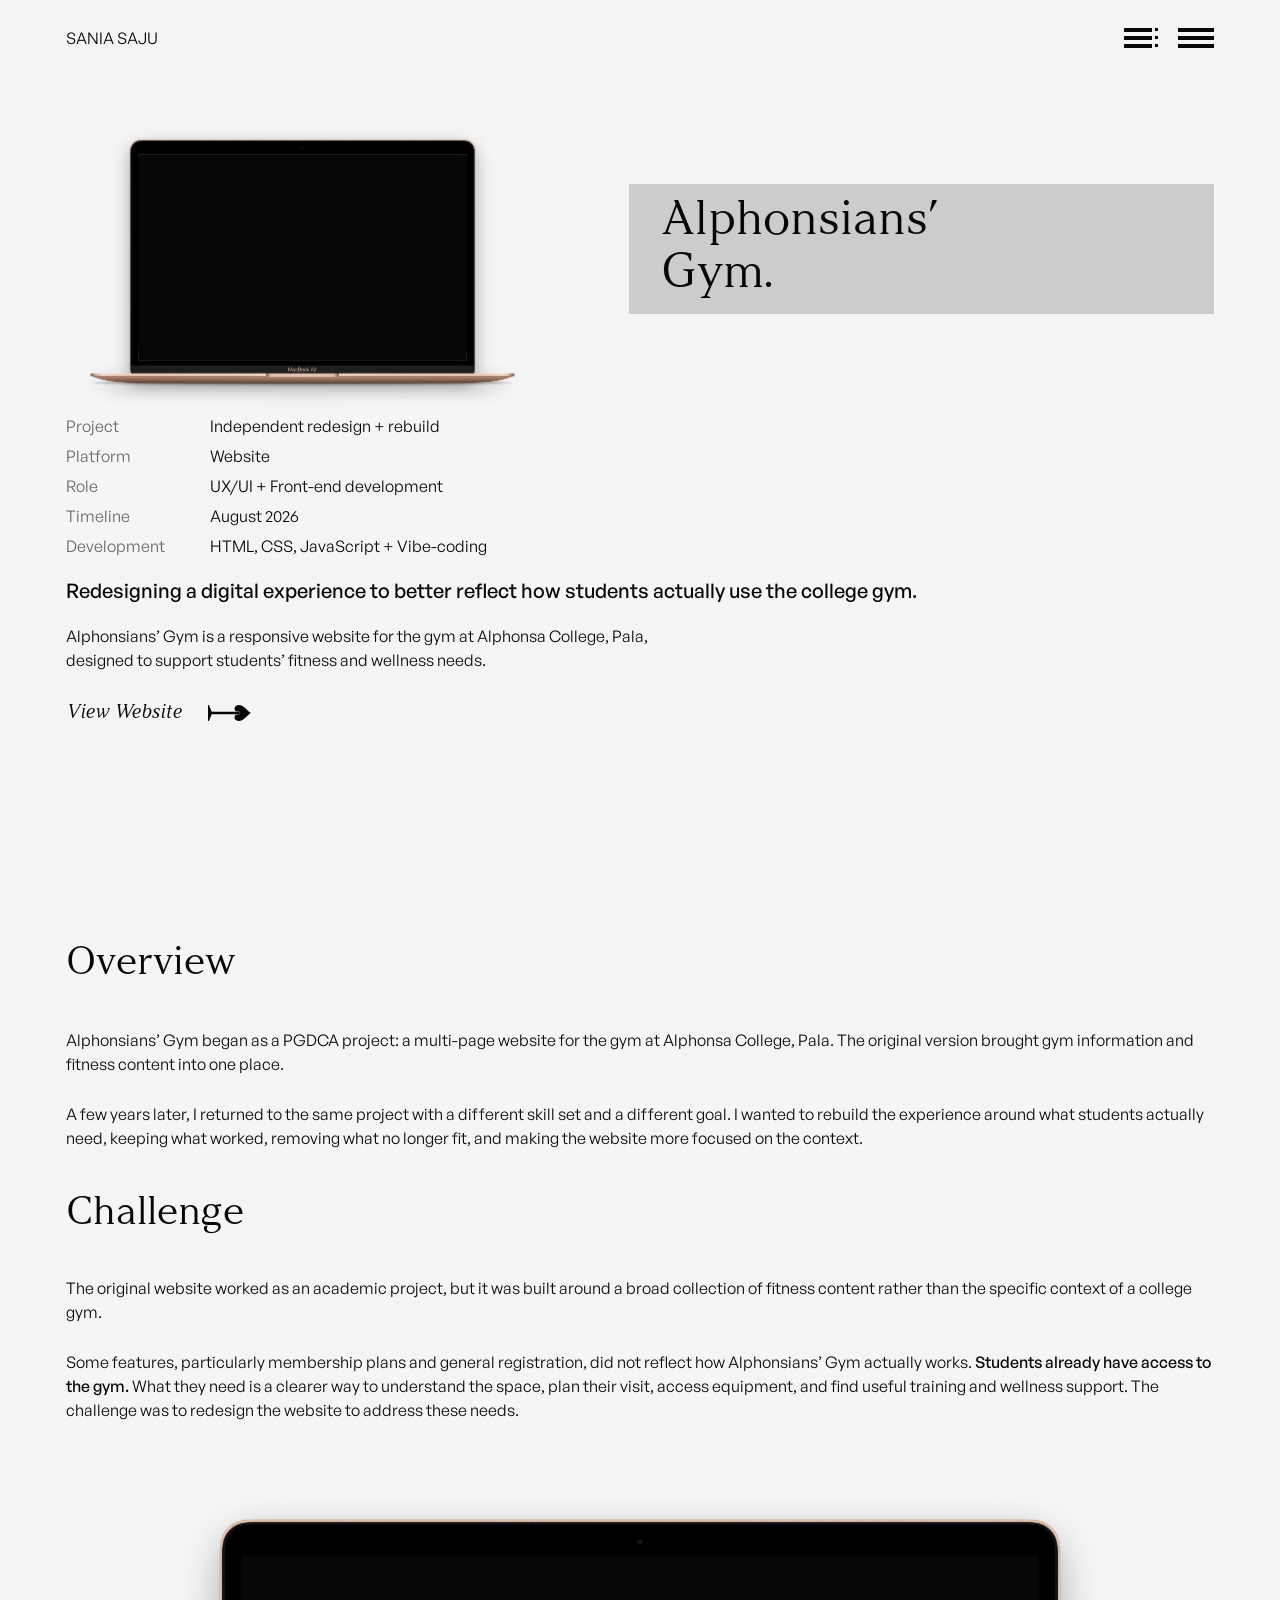
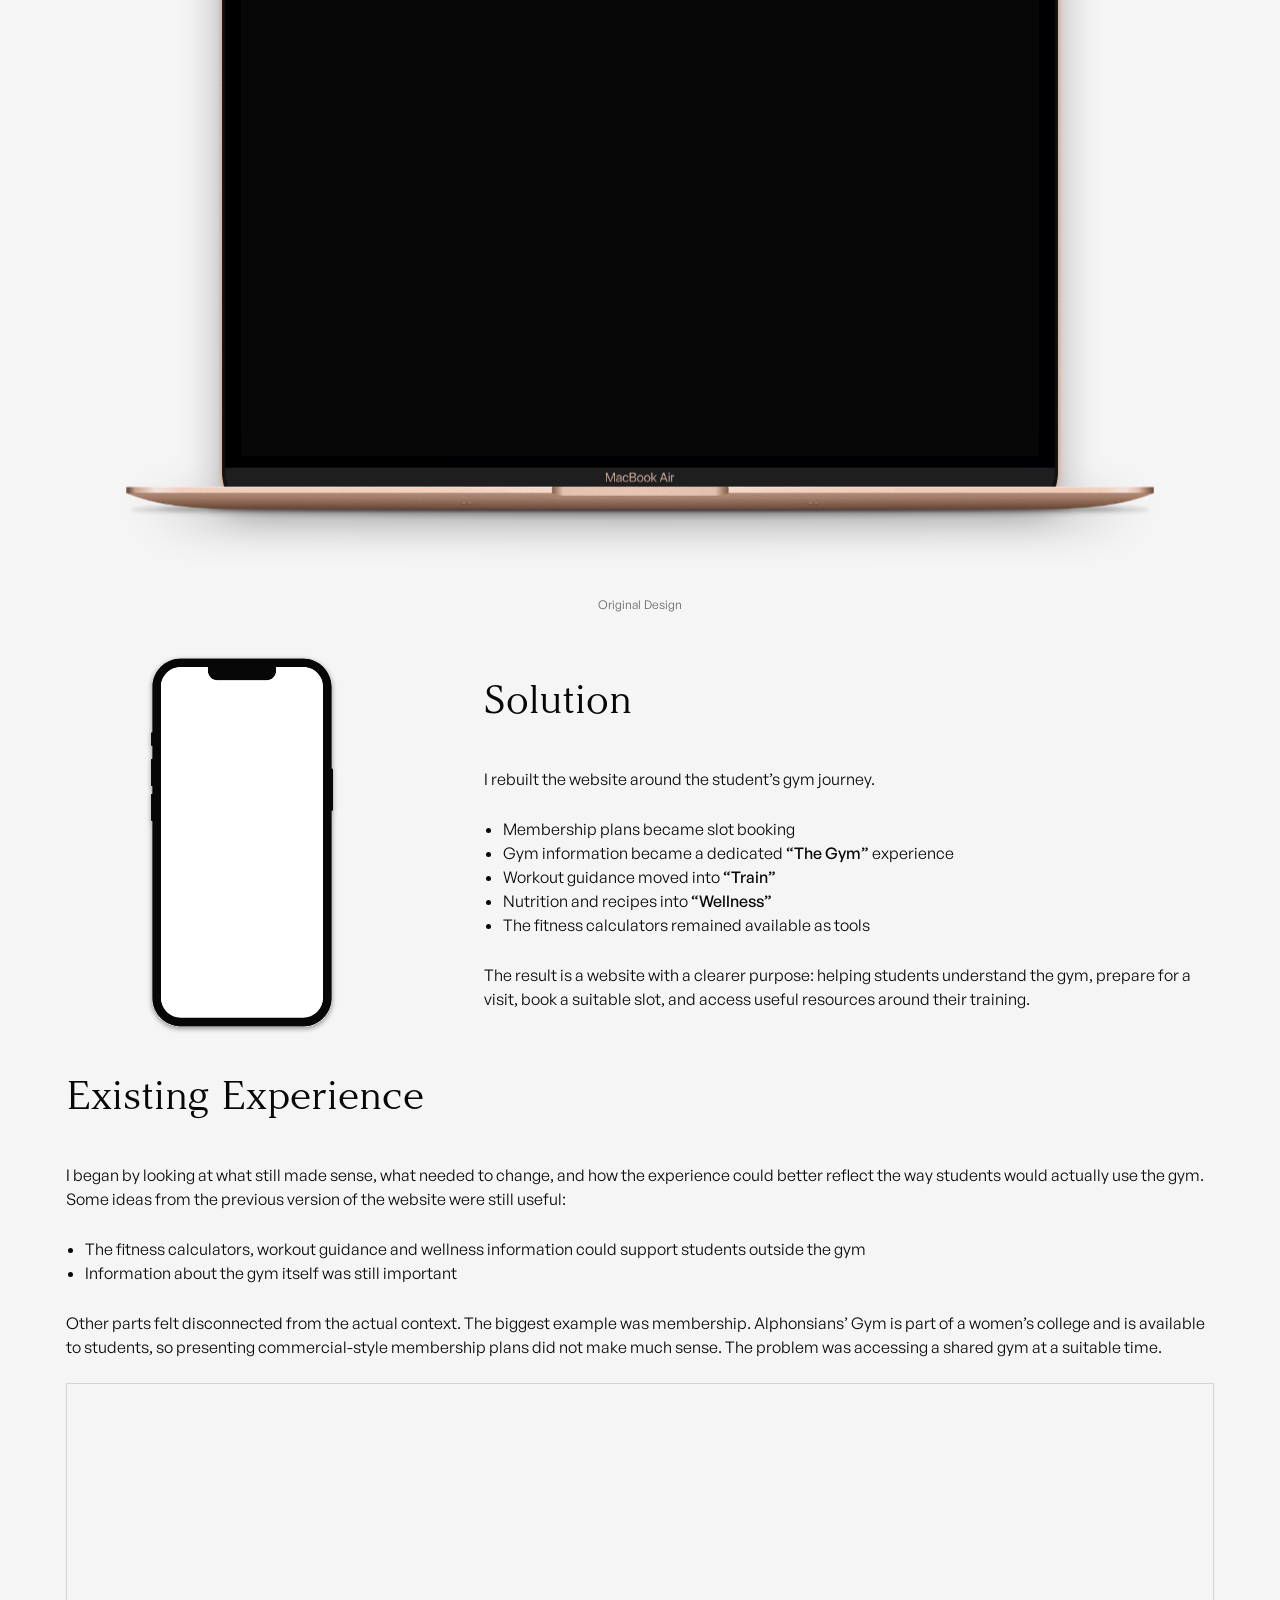
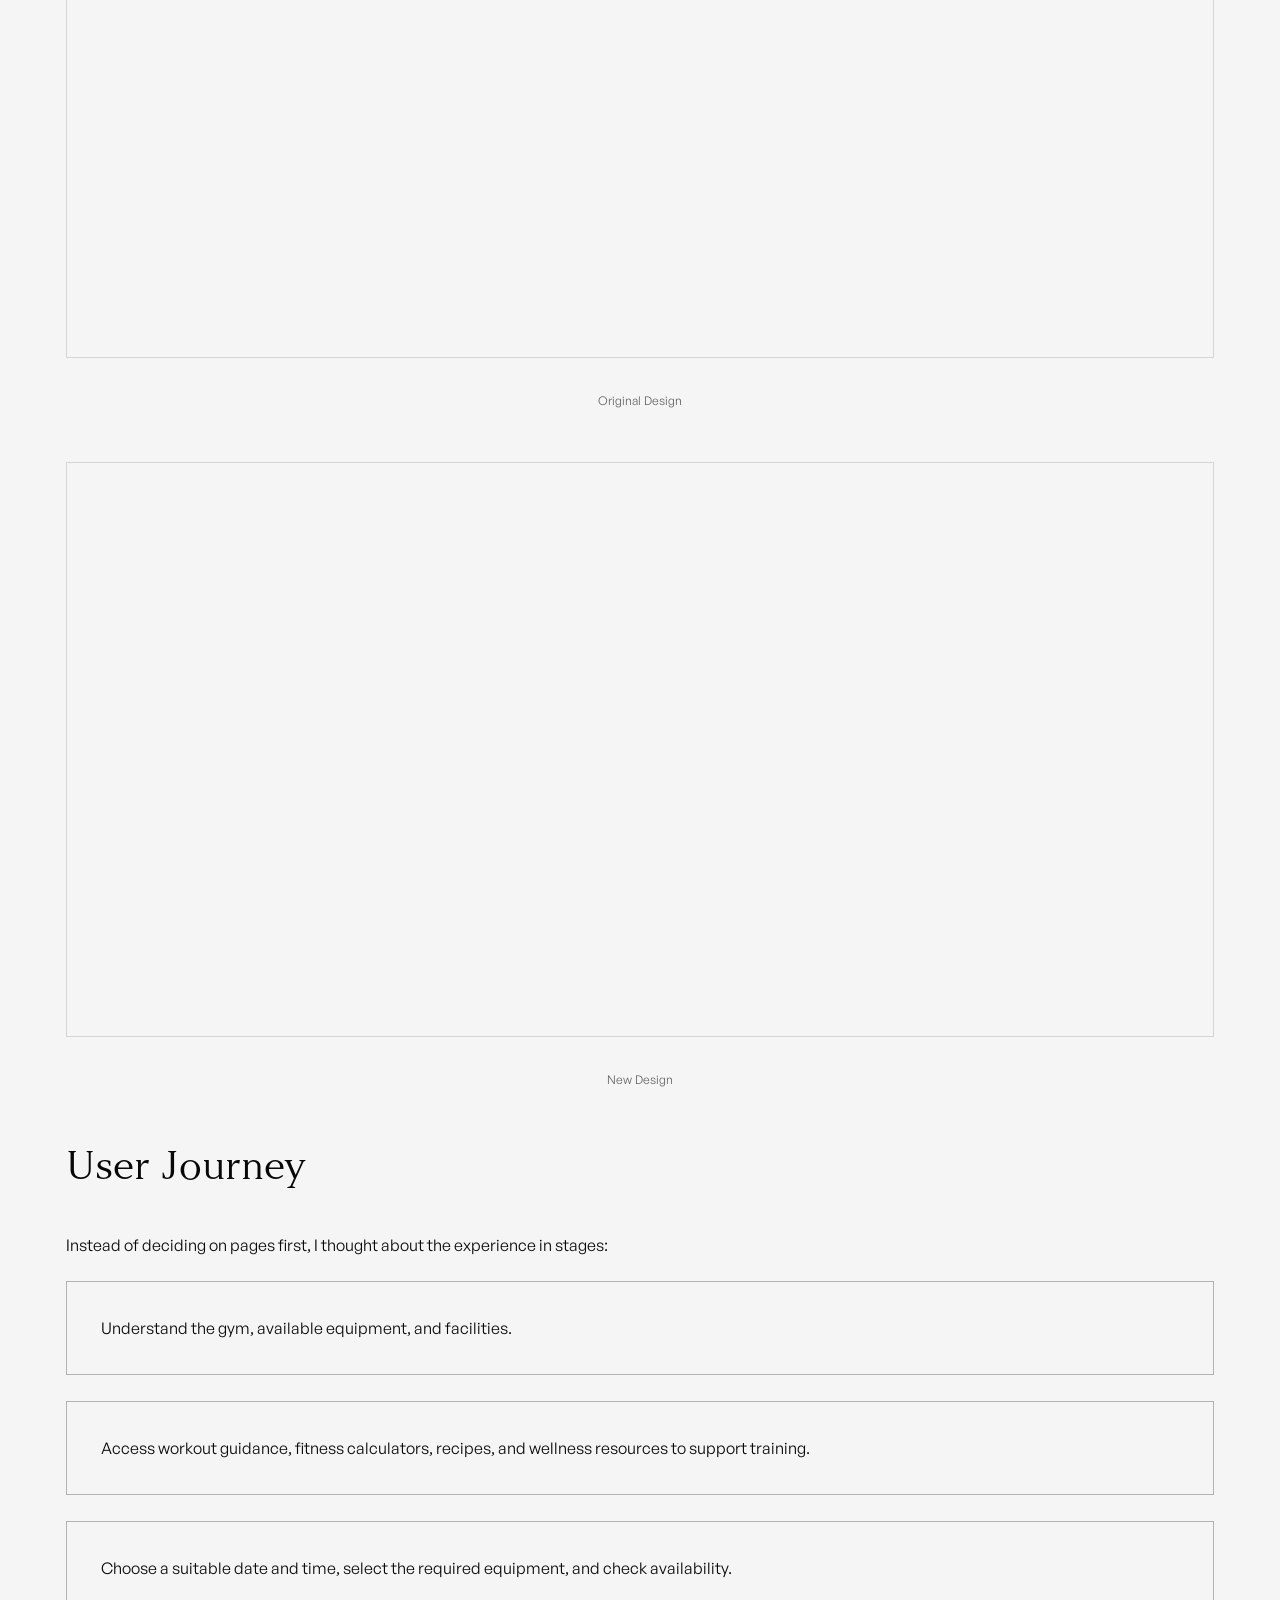
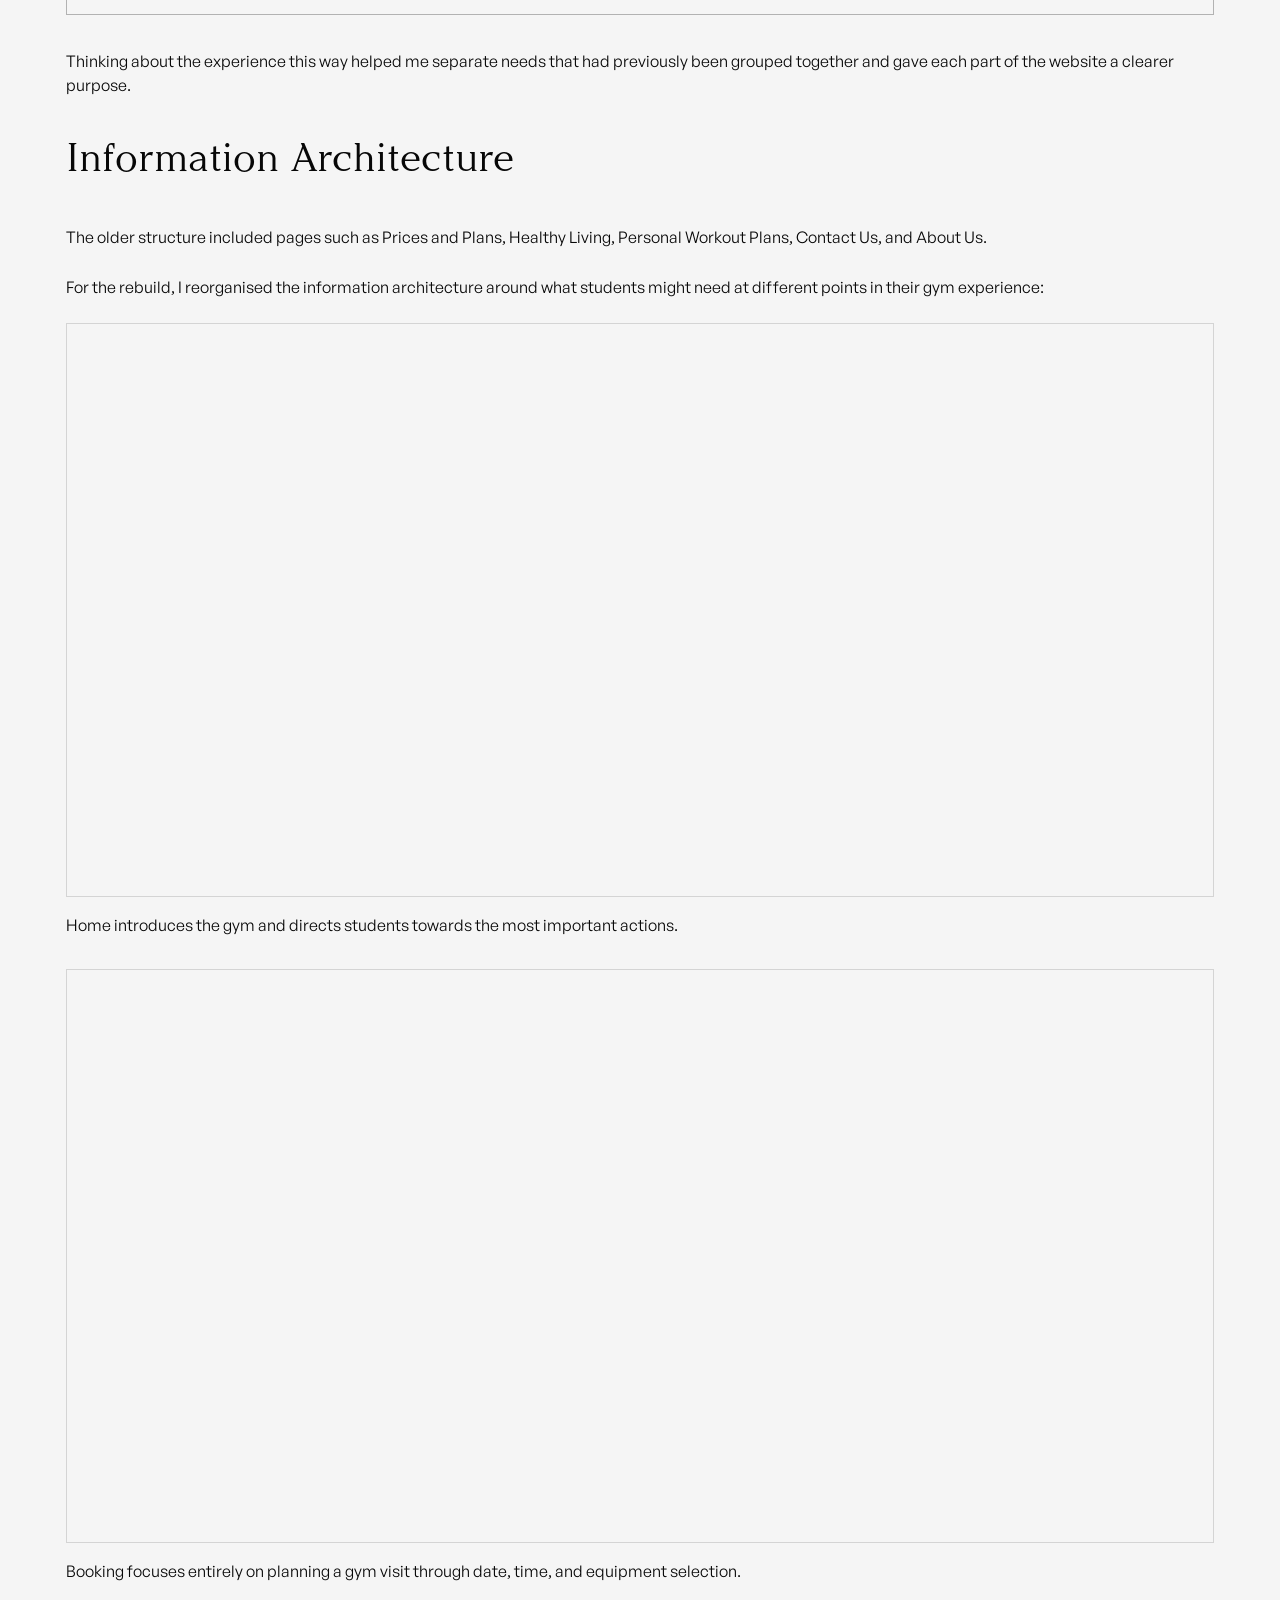
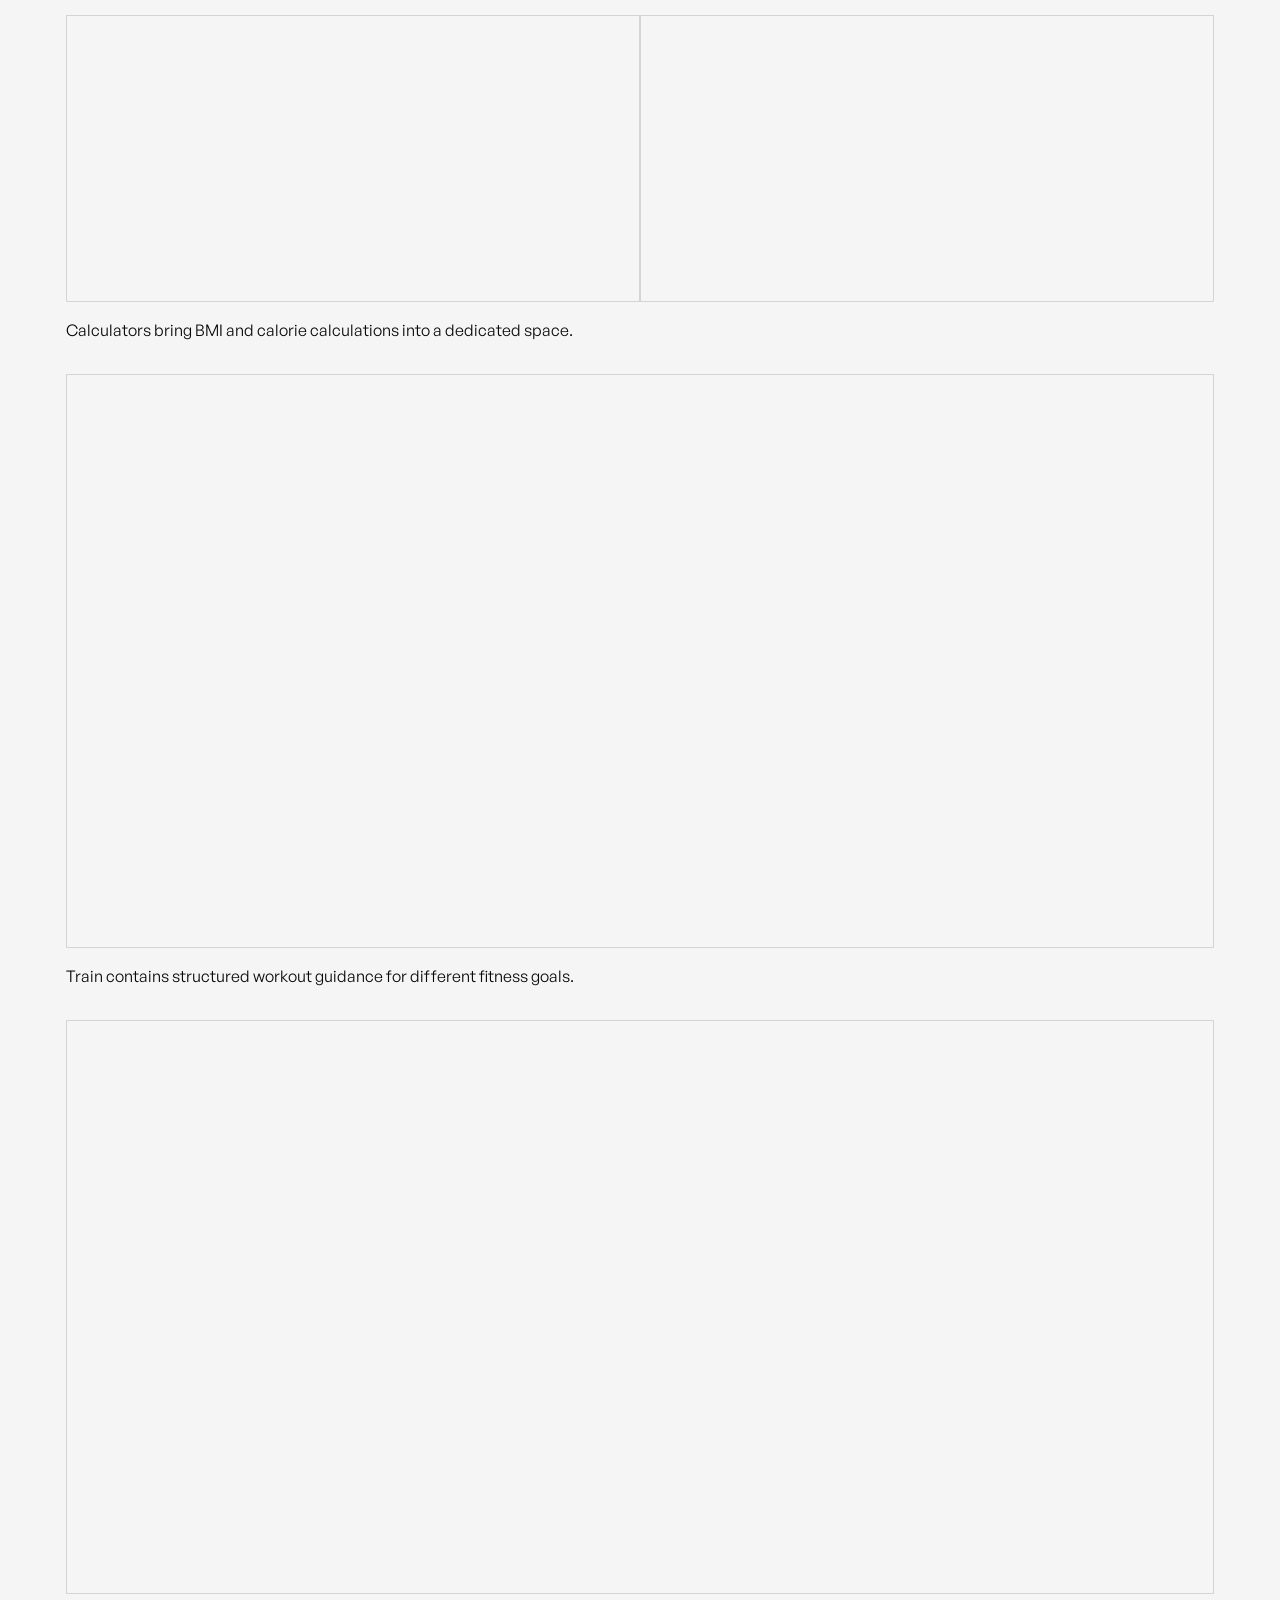
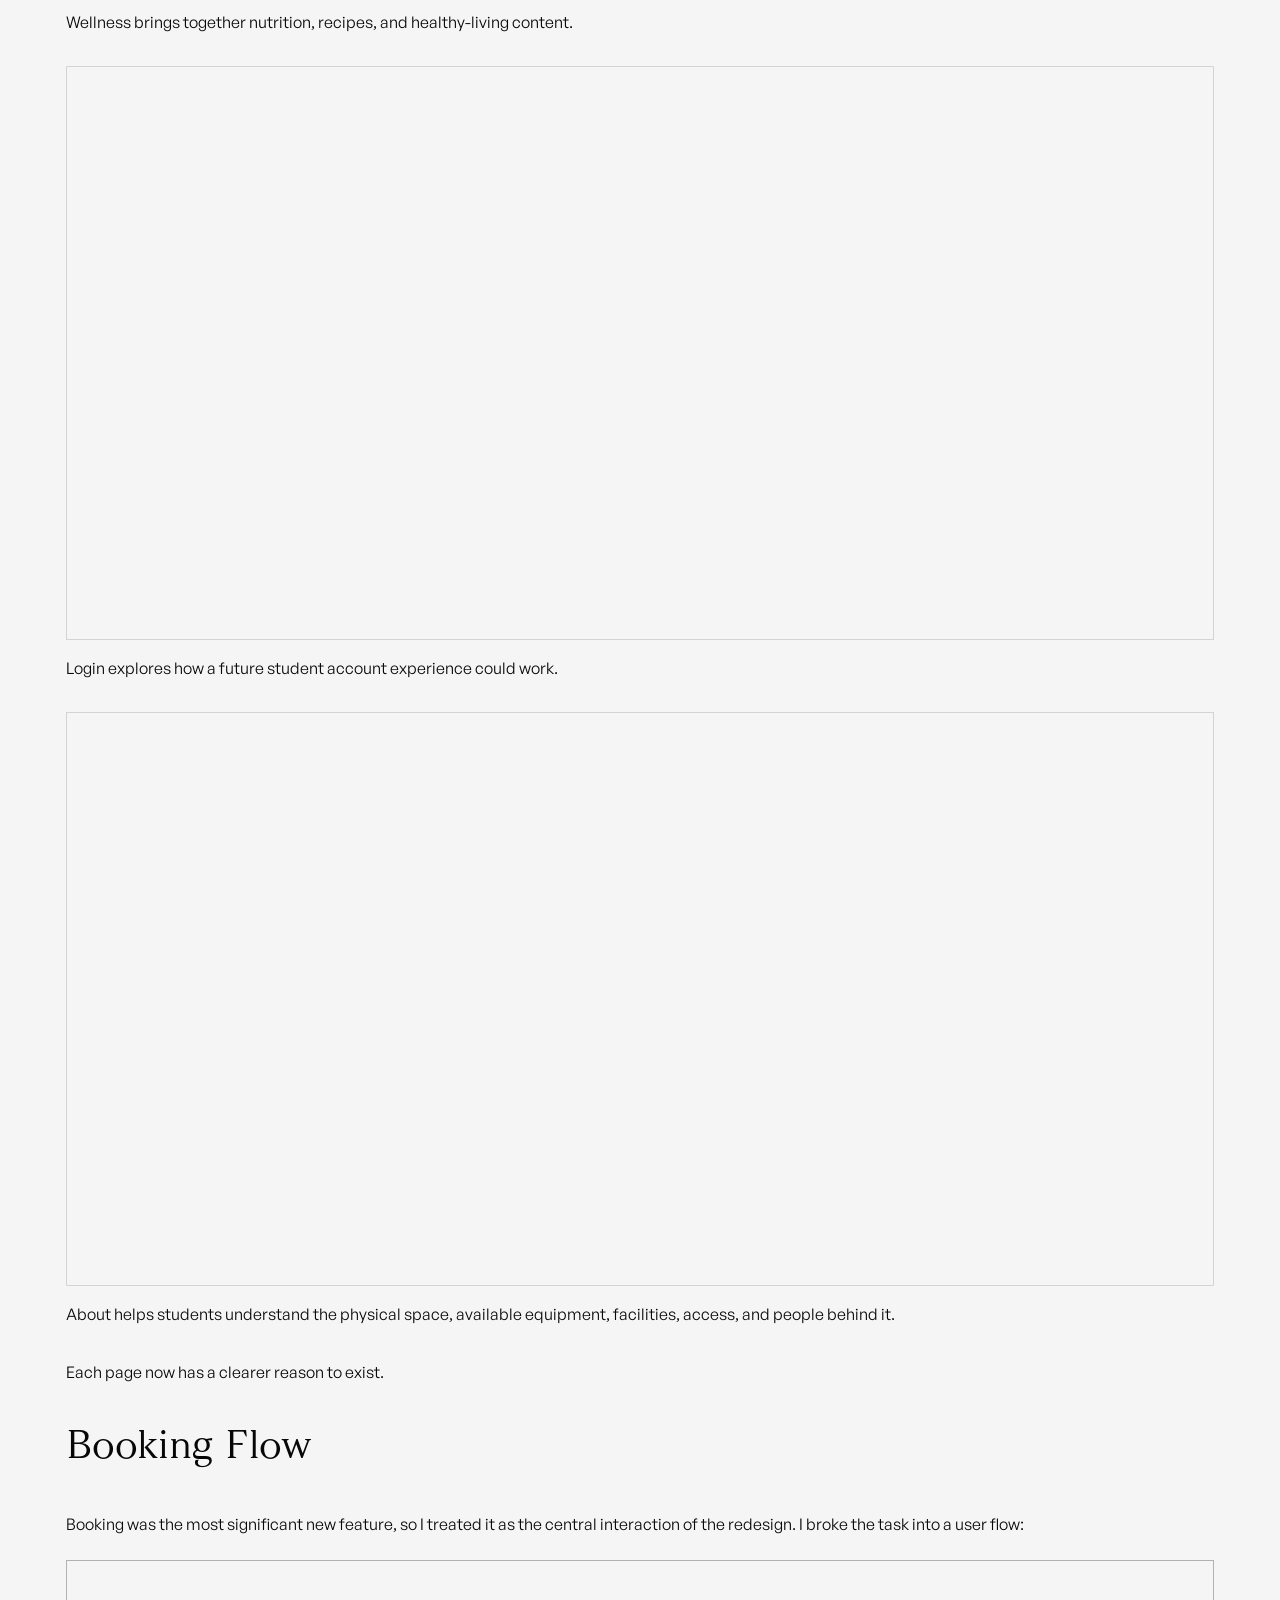
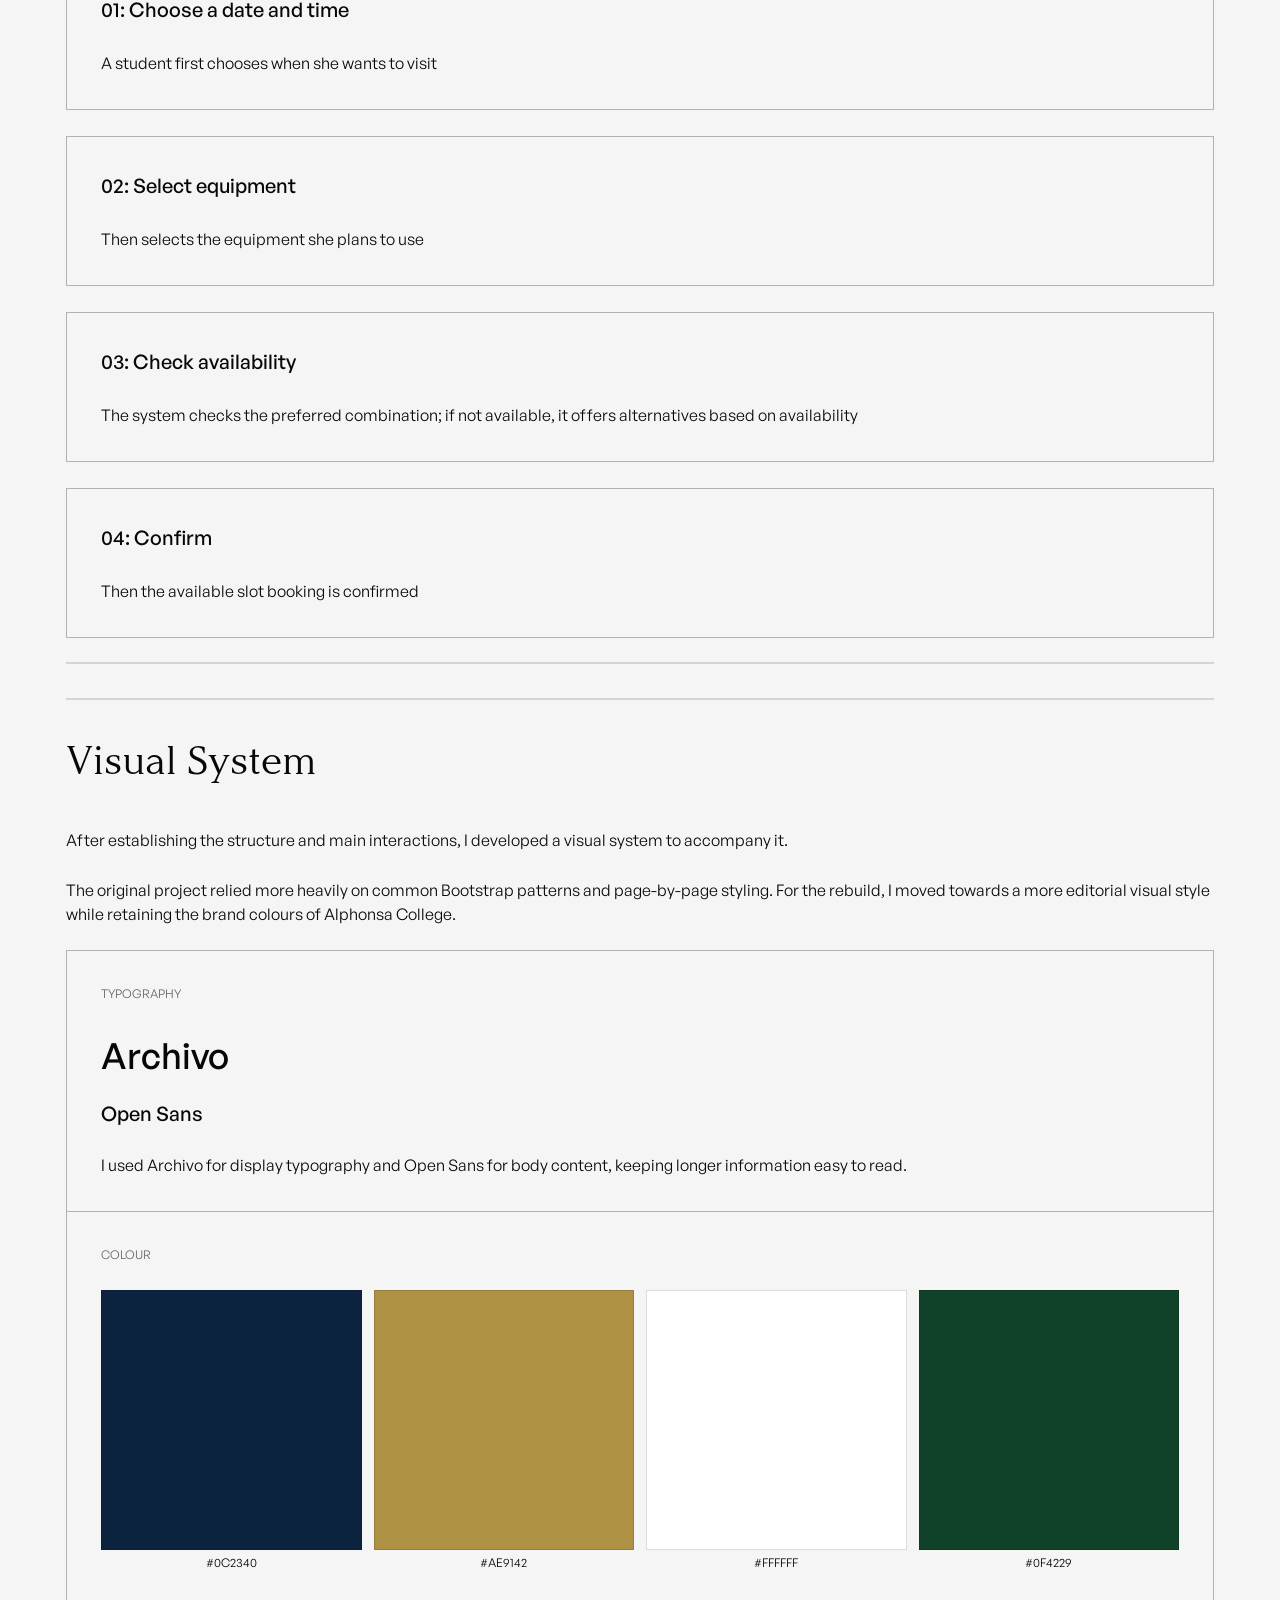
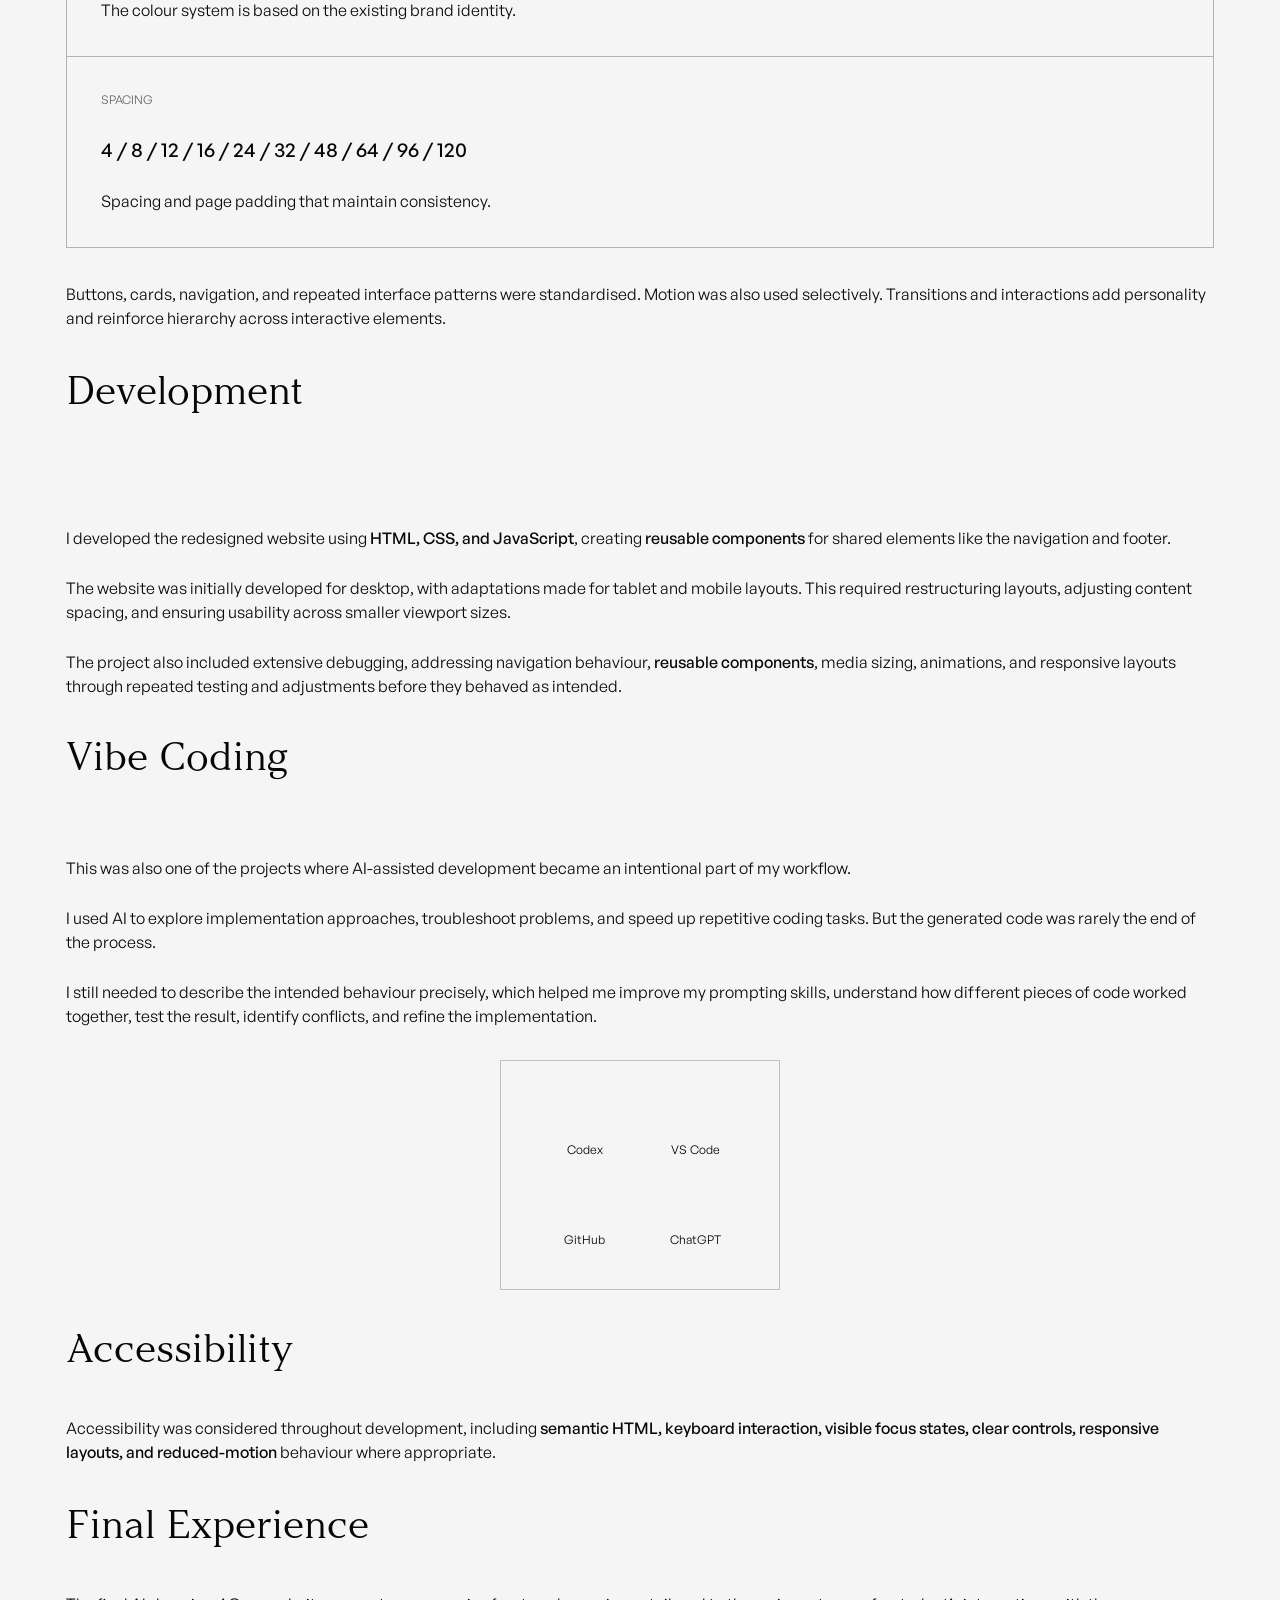
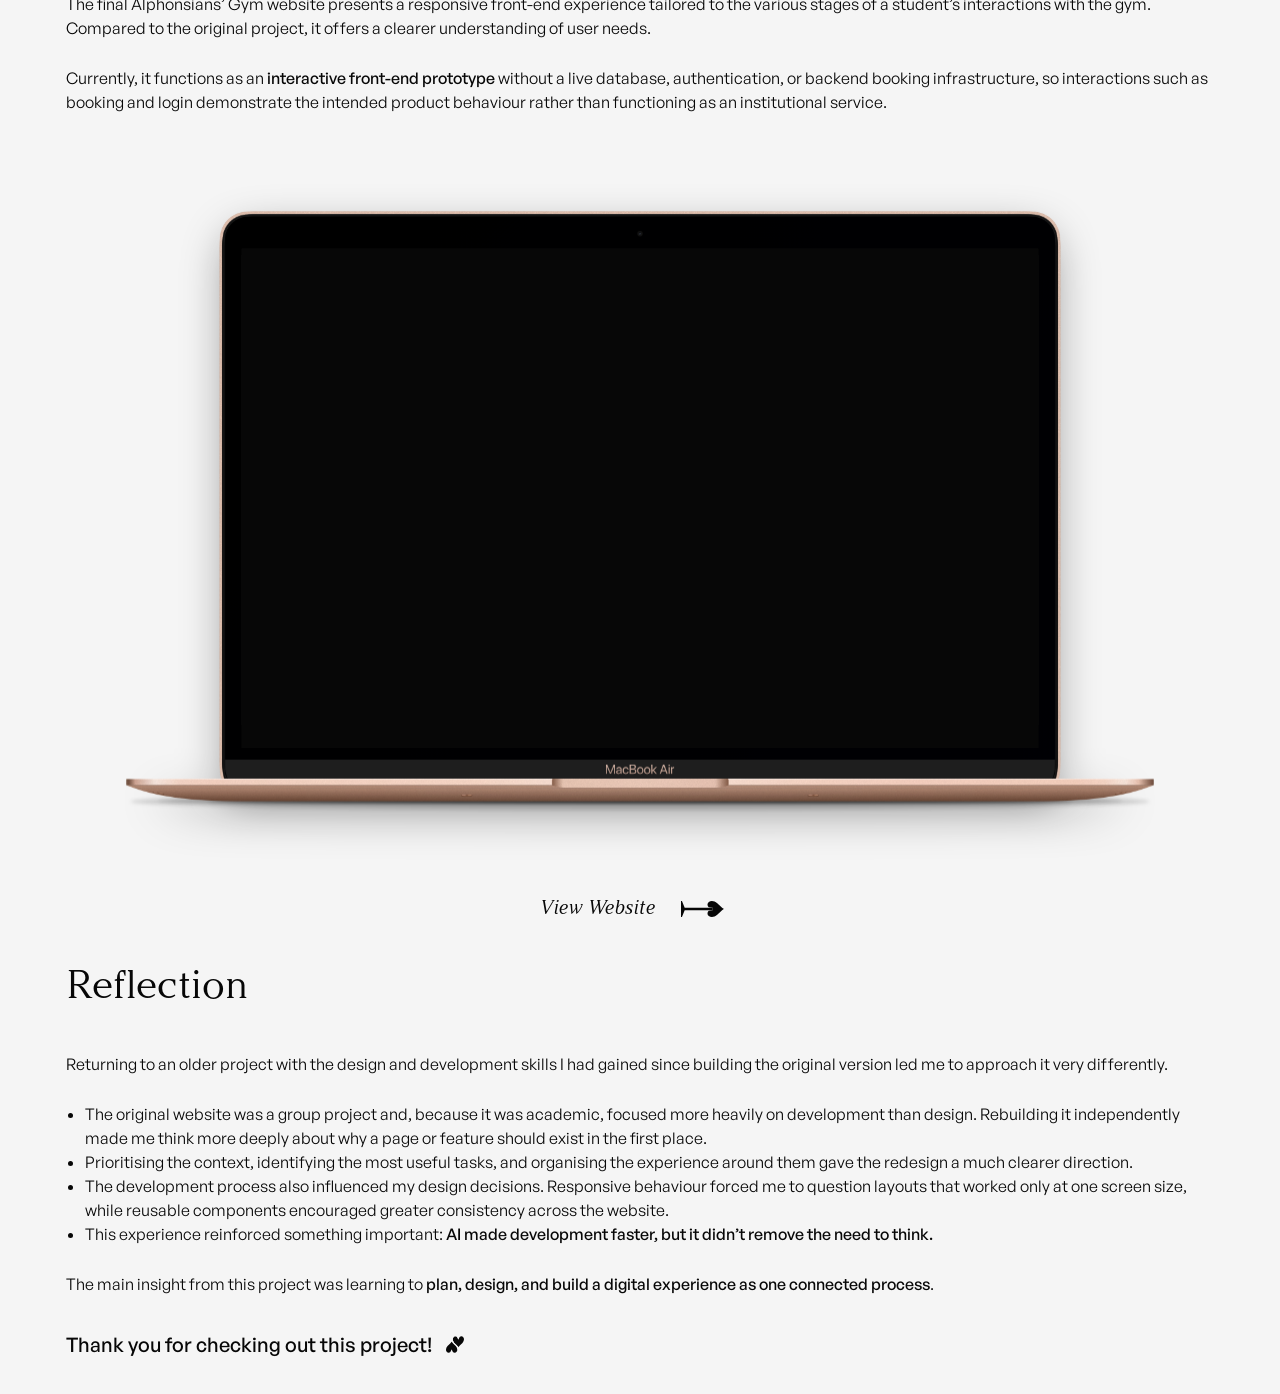
<file: pages/alphonsiansgym.html>
<!DOCTYPE html>
<html lang="en">


<head>
    <meta charset="UTF-8">
    <meta http-equiv="Content-Security-Policy" content="default-src 'none'; script-src 'self'; style-src 'self'; style-src-attr 'none'; img-src 'self'; font-src 'self'; media-src 'self' blob:; connect-src 'self' https://script.google.com https://script.googleusercontent.com; object-src 'none'; base-uri 'none'; form-action 'none'; frame-src 'none'; worker-src 'none'">
    <meta name="referrer" content="no-referrer">
    <script src="../js/components/navigation.js"></script>

    <!-- =========================================================
         META
    ========================================================== -->

    <meta
        name="viewport"
        content="width=device-width, initial-scale=1.0"
    >

    <meta
        name="description"
        content="Alphonsians’ Gym website case study by Sania Saju — independent UX/UI redesign, responsive front-end development, accessibility and vibe-coding."
    >

    <meta
        name="author"
        content="Sania Saju"
    >


    <!-- =========================================================
         TITLE
    ========================================================== -->

    <title>
        Alphonsians’ Gym Case Study — Sania Saju
    </title>


    <!-- =========================================================
         FAVICON
    ========================================================== -->

    <link
        rel="icon"
        type="image/svg+xml"
        href="../assets/icons/favicon.svg"
    >


    <!-- =========================================================
         CSS
    ========================================================== -->

    <link
        rel="stylesheet"
        href="../css/style.css"
    >

    <link
        rel="stylesheet"
        href="../css/pages/alphonsiansgym.css"
    >

    <link
        rel="stylesheet"
        href="../css/components/arrow.css"
    >

    <link rel="stylesheet" href="../css/responsive.css">
</head>



<body class="gym-page">


    <!-- =========================================================
         SHARED PAGE NAVBAR
    ========================================================== -->

    <portfolio-navbar
        class="gym-page__navbar"
    ></portfolio-navbar>



    <!-- =========================================================
         PAGE
    ========================================================== -->

    <main class="gym-case">



        <!-- =====================================================
             01 — HERO
        ====================================================== -->

        <section
            class="gym-hero"
            aria-labelledby="gym-title"
        >


            <div class="gym-hero__content">


                <div class="gym-hero__grid">



                    <!-- =========================================
                         LEFT — TITLE + LAPTOP
                    ========================================== -->

                    <div class="gym-hero__visual">


                        <!-- HERO TITLE -->

                        <h1
                            class="gym-hero__title"
                            id="gym-title"
                        >
                            <span>
                                Alphonsians’
                            </span>

                            <span>
                                Gym.
                            </span>
                        </h1>



                        <!-- =====================================
                             HERO LAPTOP
                        ====================================== -->

                        <figure
                            class="gym-hero__mockup"
                            aria-label="Alphonsians’ Gym website mockup"
                        >


                            <div
                                class="gym-hero__screen"
                                aria-hidden="true"
                            >


                                <video
                                    class="gym-hero__video"
                                    autoplay
                                    muted
                                    loop
                                    playsinline
                                    preload="auto"
                                >

                                    <source
                                        src="../assets/videos/gym-v2.webm"
                                        type="video/webm"
                                    >

                                </video>


                            </div>


                            <img
                                class="gym-hero__mockup-frame"
                                src="../assets/images/mockups/laptop.svg"
                                alt=""
                                aria-hidden="true"
                            >


                        </figure>


                    </div>



                    <!-- =========================================
                         RIGHT — PROJECT DETAILS + SUMMARY
                    ========================================== -->

                    <div class="gym-hero__info">



                        <!-- =====================================
                             PROJECT DETAILS
                        ====================================== -->

                        <dl class="gym-hero__details">


                            <div class="gym-hero__detail">

                                <dt>
                                    Project
                                </dt>

                                <dd>
                                    Independent redesign + rebuild
                                </dd>

                            </div>


                            <div class="gym-hero__detail">

                                <dt>
                                    Platform
                                </dt>

                                <dd>
                                    Website
                                </dd>

                            </div>


                            <div class="gym-hero__detail">

                                <dt>
                                    Role
                                </dt>

                                <dd>
                                    UX/UI + Front-end development
                                </dd>

                            </div>


                            <div class="gym-hero__detail">

                                <dt>
                                    Timeline
                                </dt>

                                <dd>
                                    August 2026
                                </dd>

                            </div>


                            <div class="gym-hero__detail">

                                <dt>
                                    Development
                                </dt>

                                <dd>
                                    HTML, CSS, JavaScript + Vibe-coding
                                </dd>

                            </div>


                        </dl>



                        <!-- =====================================
                             SUMMARY
                        ====================================== -->

                        <div class="gym-hero__summary">


                            <p class="gym-hero__summary-title">

                                Redesigning a digital experience to better
                                reflect how students actually use the college
                                gym.

                            </p>


                            <p>

                                Alphonsians’ Gym is a responsive website for
                                the gym at Alphonsa College, Pala, designed to
                                support students’ fitness and wellness needs.

                            </p>


                        </div>



                        <!-- =====================================
                             CTA
                        ====================================== -->

                        <div class="gym-hero__cta">


                            <a
                                class="gym-cta"
                                href="https://saniasaju.github.io/alphonsians-gym/"
                                target="_blank"
                                rel="noopener noreferrer"
                            >

                                <span>
                                    View Website
                                </span>

                                <portfolio-arrow
                                    direction="right"
                                ></portfolio-arrow>

                            </a>


                        </div>


                    </div>


                </div>


            </div>


        </section>





        <!-- =====================================================
             02 — CASE STUDY WORKSPACE
        ====================================================== -->

        <section
            class="gym-study"
            aria-label="Alphonsians’ Gym case study"
        >


            <div class="gym-study__workspace">



                <!-- =============================================
                     STATIONARY SIDEBAR
                ============================================== -->

                <aside
                    class="gym-study__sidebar"
                    aria-label="Case study navigation"
                >



                    <!-- =========================================
                         CONTENTS
                    ========================================== -->

                    <div class="gym-study__sidebar-top">


                        <p class="gym-study__contents-label">

                            CONTENTS

                        </p>


                        <nav class="gym-study__toc">


                            <a
                                class="
                                    gym-study__toc-link
                                    is-active
                                "
                                href="#overview"
                                aria-current="true"
                            >
                                Overview
                            </a>


                            <a
                                class="gym-study__toc-link"
                                href="#challenge"
                            >
                                Challenge
                            </a>


                            <a
                                class="gym-study__toc-link"
                                href="#solution"
                            >
                                Solution
                            </a>


                            <a
                                class="gym-study__toc-link"
                                href="#existing-experience"
                            >
                                Existing Experience
                            </a>


                            <a
                                class="gym-study__toc-link"
                                href="#user-journey"
                            >
                                User Journey
                            </a>


                            <a
                                class="gym-study__toc-link"
                                href="#information-architecture"
                            >
                                Information Architecture
                            </a>


                            <a
                                class="gym-study__toc-link"
                                href="#booking"
                            >
                                Booking Flow
                            </a>


                            <a
                                class="gym-study__toc-link"
                                href="#visual-system"
                            >
                                Visual System
                            </a>


                            <a
                                class="gym-study__toc-link"
                                href="#development"
                            >
                                Development
                            </a>


                            <a
                                class="gym-study__toc-link"
                                href="#vibe-coding"
                            >
                                Vibe Coding
                            </a>


                            <a
                                class="gym-study__toc-link"
                                href="#accessibility"
                            >
                                Accessibility
                            </a>


                            <a
                                class="gym-study__toc-link"
                                href="#final-experience"
                            >
                                Final Experience
                            </a>


                            <a
                                class="gym-study__toc-link"
                                href="#reflection"
                            >
                                Reflection
                            </a>


                        </nav>


                    </div>



                    <!-- =========================================
                         CASE STUDIES
                    ========================================== -->

                    <nav
                        class="gym-study__case-studies"
                        aria-label="Case studies"
                    >


                        <p class="gym-study__case-studies-label">

                            CASE STUDIES

                        </p>


                        <a
                            class="gym-study__case-studies-link"
                            href="./portfolio.html"
                        >
                            Portfolio
                        </a>


                        <a
                            class="gym-study__case-studies-link"
                            href="./campinn.html"
                        >
                            CampInn
                        </a>


                        <a
                            class="
                                gym-study__case-studies-link
                                is-current
                            "
                            href="./alphonsiansgym.html"
                            aria-current="page"
                        >
                            Alphonsians’ Gym
                        </a>


                    </nav>


                </aside>





                <!-- =============================================
                     SCROLLABLE CASE-STUDY CONTENT
                ============================================== -->

                <div
                    class="gym-study__content"
                    tabindex="0"
                    aria-label="Alphonsians’ Gym case study content"
                >



                    <!-- =========================================
                         OVERVIEW
                    ========================================== -->

                    <section
                        class="
                            gym-study__section
                            gym-study__section--overview
                        "
                        id="overview"
                        data-study-section
                        aria-labelledby="overview-title"
                    >


                        <h2
                            class="gym-study__heading"
                            id="overview-title"
                        >
                            Overview
                        </h2>


                        <div
                            class="
                                gym-study__body
                                gym-study__body--wide
                            "
                        >


                            <p>
                                    Alphonsians’ Gym began as a PGDCA project: a multi-page website for the gym at Alphonsa College, Pala. The original version brought gym information and fitness content into one place.
                                </p>


                            <p>

                                A few years later, I returned to the same
                                project with a different skill set and a
                                different goal. I wanted to rebuild the
                                experience around what students actually need,
                                keeping what worked, removing what no longer
                                fit, and making the website more focused on
                                the context.

                            </p>


                        </div>


                    </section>





                    <!-- =========================================
                         CHALLENGE
                    ========================================== -->

                    <section
                        class="gym-study__section"
                        id="challenge"
                        data-study-section
                        aria-labelledby="challenge-title"
                    >


                        <div
                            class="
                                gym-study__split
                                gym-study__split--challenge
                            "
                        >



                            <!-- =================================
                                 TEXT
                            ================================== -->

                            <div class="gym-study__text-column">


                                <h2
                                    class="gym-study__heading"
                                    id="challenge-title"
                                >
                                    Challenge
                                </h2>


                                <div class="gym-study__body">


                                    <p>

                                        The original website worked as an
                                        academic project, but it was built
                                        around a broad collection of fitness
                                        content rather than the specific
                                        context of a college gym.

                                    </p>


                                    <p>
                                    Some features, particularly membership plans and general registration, did not reflect how Alphonsians’ Gym actually works. <strong>Students already have access to the gym.</strong> What they need is a clearer way to understand the space, plan their visit, access equipment, and find useful training and wellness support. The challenge was to redesign the website to address these needs.
                                </p>


                                    


                                </div>


                            </div>



                            <!-- =================================
                                 ORIGINAL DESIGN
                            ================================== -->

                            <figure class="gym-study__original-design">


                                <div
                                    class="
                                        gym-laptop
                                        gym-laptop--original
                                    "
                                >


                                    <div
                                        class="gym-laptop__screen"
                                        aria-hidden="true"
                                    >


                                        <video
                                            class="gym-laptop__video"
                                            autoplay
                                            muted
                                            loop
                                            playsinline
                                            preload="auto"
                                        >

                                            <source
                                                src="../assets/videos/gym-v1.webm"
                                                type="video/webm"
                                            >

                                        </video>


                                    </div>


                                    <img
                                        class="gym-laptop__frame"
                                        src="../assets/images/mockups/laptop.svg"
                                        alt=""
                                        aria-hidden="true"
                                    >


                                </div>


                                <figcaption>

                                    Original Design

                                </figcaption>


                            </figure>


                        </div>


                    </section>





                    <!-- =========================================
                         SOLUTION
                    ========================================== -->

                    <section
                        class="gym-study__section"
                        id="solution"
                        data-study-section
                        aria-labelledby="solution-title"
                    >


                        <div class="gym-study__solution-layout">
                            <figure class="gym-study__solution-mockup" aria-label="Alphonsians’ Gym mobile website preview">
                                <div class="gym-study__solution-screen">
                                    <video class="gym-study__solution-video" autoplay muted loop playsinline preload="metadata">
                                        <source src="../assets/videos/gym-mobile.webm" type="video/webm">
                                    </video>
                                </div>
                                <img class="gym-study__solution-frame" src="../assets/images/mockups/mobile.svg" alt="" aria-hidden="true" loading="lazy" decoding="async">
                            </figure>

                            <div class="gym-study__solution-copy">
                        <h2
                            class="gym-study__heading"
                            id="solution-title"
                        >
                            Solution
                        </h2>


                        <div
                            class="
                                gym-study__body
                                gym-study__body--wide
                            "
                        >


                            <p>

                                I rebuilt the website around the student’s
                                gym journey.

                            </p>


                            <ul class="gym-study__solution-list">

                                <li>
                                    Membership plans became slot booking
                                </li>

                                <li>
                                    Gym information became a dedicated <strong>“The Gym”</strong> experience
                                </li>

                                <li>
                                    Workout guidance moved into <strong>“Train”</strong>
                                </li>

                                <li>
                                    Nutrition and recipes into <strong>“Wellness”</strong>
                                </li>

                                <li>
                                    The fitness calculators remained
                                    available as tools
                                </li>

                            </ul>


                            <p>

                                The result is a website with a clearer purpose:
                                helping students understand the gym, prepare
                                for a visit, book a suitable slot, and access
                                useful resources around their training.

                            </p>


                        </div>
                            </div>
                        </div>


                        <!-- =====================================
                             EXISTING EXPERIENCE
                        ====================================== -->

                        <div
                            class="
                                gym-study__subsection
                                gym-study__existing
                            "
                            id="existing-experience"
                            data-study-section
                            aria-labelledby="existing-experience-title"
                        >



                            <!-- =================================
                                 COPY
                            ================================== -->

                            <div class="gym-study__existing-copy">


                                <h3
                                    class="gym-study__heading"
                                    id="existing-experience-title"
                                >
                                    Existing Experience
                                </h3>


                                <div class="gym-study__body">


                                    <p>
                                    I began by looking at what still made sense, what needed to change, and how the experience could better reflect the way students would actually use the gym. Some ideas from the previous version of the website were still useful:
                                </p>


                                    <ul>

                                        <li>

                                            The fitness calculators, workout
                                            guidance and wellness information
                                            could support students outside
                                            the gym

                                        </li>

                                        <li>
                                    Information about the gym itself was still important
                                </li>

                                    </ul>


                                    <p>
                                    Other parts felt disconnected from the actual context. The biggest example was membership. Alphonsians’ Gym is part of a women’s college and is available to students, so presenting commercial-style membership plans did not make much sense. The problem was accessing a shared gym at a suitable time.
                                </p>


                                    


                                </div>


                            </div>



                            <!-- =================================
                                 OLD + NEW MEDIA
                            ================================== -->

                            <div class="gym-study__existing-media">



                                <!-- ORIGINAL DESIGN -->

                                <figure class="gym-study__existing-figure">


                                    <img
                                        src="../assets/images/casestudy/alphonsiansgym/old-pricing.webp"
                                        alt="Original Alphonsians’ Gym Prices and Plans page"
                                        loading="lazy"
                                        decoding="async"
                                    >


                                    <figcaption>

                                        Original Design

                                    </figcaption>


                                </figure>



                                <!-- NEW DESIGN -->

                                <figure class="gym-study__existing-figure">


                                    <img
                                        src="../assets/images/casestudy/alphonsiansgym/new-booking.webp"
                                        alt="Redesigned Alphonsians’ Gym booking experience"
                                        loading="lazy"
                                        decoding="async"
                                    >


                                    <figcaption>

                                        New Design

                                    </figcaption>


                                </figure>


                            </div>


                        </div>





                        <!-- =====================================
                             USER JOURNEY
                        ====================================== -->

                        <div
                            class="
                                gym-study__subsection
                                gym-study__journey
                            "
                            id="user-journey"
                            data-study-section
                            aria-labelledby="user-journey-title"
                        >


                            <h3
                                class="gym-study__heading"
                                id="user-journey-title"
                            >
                                User Journey
                            </h3>


                            <p class="gym-study__supporting-copy">

                                Instead of deciding on pages first, I thought
                                about the experience in stages:

                            </p>


                            <div class="gym-study__journey-grid">


                                <article>

                                    <p>

                                        Understand the gym, available equipment,
                                        and facilities.

                                    </p>

                                </article>


                                <article>

                                    <p>

                                        Access workout guidance, fitness
                                        calculators, recipes, and wellness
                                        resources to support training.

                                    </p>

                                </article>


                                <article>

                                    <p>

                                        Choose a suitable date and time, select
                                        the required equipment, and check
                                        availability.

                                    </p>

                                </article>


                            </div>


                            <p class="gym-study__supporting-copy">

                                Thinking about the experience this way helped
                                me separate needs that had previously been
                                grouped together and gave each part of the
                                website a clearer purpose.

                            </p>


                        </div>


                    </section>





                    <!-- =========================================
                         INFORMATION ARCHITECTURE
                    ========================================== -->

                    <section
                        class="gym-study__section"
                        id="information-architecture"
                        data-study-section
                        aria-labelledby="ia-title"
                    >


                        <h2
                            class="gym-study__heading"
                            id="ia-title"
                        >
                            Information Architecture
                        </h2>


                        <div
                            class="
                                gym-study__body
                                gym-study__body--wide
                            "
                        >


                            <p>

                                The older structure included pages such as
                                Prices and Plans, Healthy Living, Personal
                                Workout Plans, Contact Us, and About Us.

                            </p>


                            <p>

                                For the rebuild, I reorganised the information
                                architecture around what students might need
                                at different points in their gym experience:

                            </p>


                        </div>



                        <!-- =====================================
                             IA GRID
                        ====================================== -->

                        <div class="gym-study__ia-grid">



                            <!-- HOME -->

                            <article class="gym-study__ia-card">


                                <img
                                    src="../assets/images/casestudy/alphonsiansgym/home.webp"
                                    alt="Alphonsians’ Gym home page"
                                    loading="lazy"
                                    decoding="async"
                                >


                                <p>

                                    Home introduces the gym and directs students
                                    towards the most important actions.

                                </p>


                            </article>



                            <!-- BOOKING -->

                            <article class="gym-study__ia-card">


                                <img
                                    src="../assets/images/casestudy/alphonsiansgym/book.webp"
                                    alt="Alphonsians’ Gym booking page"
                                    loading="lazy"
                                    decoding="async"
                                >


                                <p>

                                    Booking focuses entirely on planning a gym
                                    visit through date, time, and equipment
                                    selection.

                                </p>


                            </article>



                            <!-- CALCULATORS -->

                            <article
                                class="
                                    gym-study__ia-card
                                    gym-study__ia-card--double
                                "
                            >


                                <div class="gym-study__ia-pair">


                                    <img
                                        src="../assets/images/casestudy/alphonsiansgym/calorie.webp"
                                        alt="Calorie calculator page"
                                        loading="lazy"
                                        decoding="async"
                                    >


                                    <img
                                        src="../assets/images/casestudy/alphonsiansgym/bmi.webp"
                                        alt="BMI calculator page"
                                        loading="lazy"
                                        decoding="async"
                                    >


                                </div>


                                <p>
                                    Calculators bring BMI and calorie calculations into a dedicated space.
                                </p>


                            </article>



                            <!-- TRAIN -->

                            <article class="gym-study__ia-card">


                                <img
                                    src="../assets/images/casestudy/alphonsiansgym/train.webp"
                                    alt="Train page"
                                    loading="lazy"
                                    decoding="async"
                                >


                                <p>

                                    Train contains structured workout guidance
                                    for different fitness goals.

                                </p>


                            </article>



                            <!-- WELLNESS -->

                            <article class="gym-study__ia-card">


                                <img
                                    src="../assets/images/casestudy/alphonsiansgym/wellness.webp"
                                    alt="Wellness page"
                                    loading="lazy"
                                    decoding="async"
                                >


                                <p>

                                    Wellness brings together nutrition, recipes,
                                    and healthy-living content.

                                </p>


                            </article>



                            <!-- LOGIN -->

                            <article class="gym-study__ia-card">


                                <img
                                    src="../assets/images/casestudy/alphonsiansgym/login.webp"
                                    alt="Student login page"
                                    loading="lazy"
                                    decoding="async"
                                >


                                <p>

                                    Login explores how a future student account
                                    experience could work.

                                </p>


                            </article>



                            <!-- ABOUT -->

                            <article class="gym-study__ia-card">


                                <img
                                    src="../assets/images/casestudy/alphonsiansgym/about.webp"
                                    alt="The Gym about page"
                                    loading="lazy"
                                    decoding="async"
                                >


                                <p>

                                    About helps students understand the physical
                                    space, available equipment, facilities,
                                    access, and people behind it.

                                </p>


                            </article>


                        </div>


                        <p class="gym-study__supporting-copy">
                                    Each page now has a clearer reason to exist.
                                </p>


                    </section>





                    <!-- =========================================
                         BOOKING FLOW
                    ========================================== -->

                    <section
                        class="gym-study__section"
                        id="booking"
                        data-study-section
                        aria-labelledby="booking-title"
                    >


                        <div class="gym-study__booking-layout">


                            <div class="gym-study__booking-copy">


                                <h2
                                    class="gym-study__heading"
                                    id="booking-title"
                                >
                                    Booking Flow
                                </h2>


                                <p class="gym-study__supporting-copy">
                                    Booking was the most significant new feature, so I treated it as the central interaction of the redesign. I broke the task into a user flow:
                                </p>



                                <!-- =================================
                                     BOOKING STEPS
                                ================================== -->

                                <div class="gym-study__booking-steps">


                                    <article>

                                        <h3>
                                            01: Choose a date and time
                                        </h3>

                                        <p>

                                            A student first chooses when she
                                            wants to visit

                                        </p>

                                    </article>


                                    <article>

                                        <h3>
                                            02: Select equipment
                                        </h3>

                                        <p>

                                            Then selects the equipment she
                                            plans to use

                                        </p>

                                    </article>


                                    <article>

                                        <h3>
                                            03: Check availability
                                        </h3>

                                        <p>
                                    The system checks the preferred combination; if not available, it offers alternatives based on availability
                                </p>

                                    </article>


                                    <article>

                                        <h3>
                                            04: Confirm
                                        </h3>

                                        <p>

                                            Then the available slot booking
                                            is confirmed

                                        </p>

                                    </article>


                                </div>



                                <!-- =================================
                                     BOOKING MEDIA
                                ================================== -->

                                <div class="gym-study__booking-media">


                                    <img
                                        src="../assets/images/casestudy/alphonsiansgym/book.webp"
                                        alt="Booking availability selection screen"
                                        loading="lazy"
                                        decoding="async"
                                    >


                                    <img
                                        src="../assets/images/casestudy/alphonsiansgym/confirm.webp"
                                        alt="Booking confirmation screen"
                                        loading="lazy"
                                        decoding="async"
                                    >


                                </div>


                                


                            </div>


                        </div>


                    </section>





                    <!-- =========================================
                         VISUAL SYSTEM
                    ========================================== -->

                    <section
                        class="gym-study__section"
                        id="visual-system"
                        data-study-section
                        aria-labelledby="visual-system-title"
                    >


                        <h2
                            class="gym-study__heading"
                            id="visual-system-title"
                        >
                            Visual System
                        </h2>


                        <div
                            class="
                                gym-study__body
                                gym-study__body--wide
                            "
                        >

                            <p>

                                After establishing the structure and main
                                interactions, I developed a visual system to
                                accompany it.

                            </p>


                            <p>

                                The original project relied more heavily on
                                common Bootstrap patterns and page-by-page
                                styling. For the rebuild, I moved towards a
                                more editorial visual style while retaining
                                the brand colours of Alphonsa College.

                            </p>


                        </div>



                        <!-- =====================================
                             SYSTEM GRID
                        ====================================== -->

                        <div class="gym-study__system-grid">



                            <!-- TYPOGRAPHY -->

                            <article class="gym-study__system-card">


                                <p class="gym-study__micro-label">

                                    TYPOGRAPHY

                                </p>


                                <div class="gym-study__type-sample">

                                    <span>
                                        Archivo
                                    </span>

                                    <span>
                                        Open Sans
                                    </span>

                                </div>


                                <p>

                                    I used Archivo for display typography and
                                    Open Sans for body content, keeping longer
                                    information easy to read.

                                </p>


                            </article>



                            <!-- COLOUR -->

                            <article class="gym-study__system-card">


                                <p class="gym-study__micro-label">

                                    COLOUR

                                </p>


                                <div
                                    class="gym-study__swatches"
                                    aria-label="Alphonsians’ Gym colour palette"
                                >

                                    <span data-hex="#0C2340"></span>

                                    <span data-hex="#AE9142"></span>

                                    <span data-hex="#FFFFFF"></span>

                                    <span data-hex="#0F4229"></span>

                                </div>


                                <p>

                                    The colour system is based on the existing
                                    brand identity.

                                </p>


                            </article>



                            <!-- SPACING -->

                            <article class="gym-study__system-card">


                                <p class="gym-study__micro-label">

                                    SPACING

                                </p>


                                <p class="gym-study__spacing-sample">

                                    4 / 8 / 12 / 16 / 24 / 32 / 48 / 64 / 96 / 120

                                </p>


                                <p>
                                    Spacing and page padding that maintain consistency.
                                </p>


                            </article>


                        </div>


                        <p class="gym-study__supporting-copy">

                            Buttons, cards, navigation, and repeated interface patterns were standardised. Motion was also used selectively. Transitions and interactions add personality and reinforce hierarchy across interactive elements.

                        </p>


                    </section>





                    <!-- =========================================
                         DEVELOPMENT
                    ========================================== -->

                    <section
                        class="gym-study__section"
                        id="development"
                        data-study-section
                        aria-labelledby="development-title"
                    >


                        <div class="gym-study__development-layout">



                            <!-- =================================
                                 RESPONSIVE MEDIA
                            ================================== -->

                            <figure class="gym-study__development-media">


                                <img
                                    src="../assets/images/casestudy/alphonsiansgym/devices.webp"
                                    alt="Alphonsians’ Gym responsive website shown across desktop, laptop, tablet and mobile devices"
                                    loading="lazy"
                                    decoding="async"
                                >


                            </figure>



                            <!-- =================================
                                 DEVELOPMENT COPY
                            ================================== -->

                            <div class="gym-study__development-copy">


                                <h2
                                    class="gym-study__heading"
                                    id="development-title"
                                >
                                    Development
                                </h2>


                                <div class="gym-study__body">


                                    <p>
                                    I developed the redesigned website using <strong>HTML, CSS, and JavaScript</strong>, creating <strong>reusable components</strong> for shared elements like the navigation and footer.
                                </p>


                                    <p>
                                    The website was initially developed for desktop, with adaptations made for tablet and mobile layouts. This required restructuring layouts, adjusting content spacing, and ensuring usability across smaller viewport sizes.
                                </p>


                                    


                                    <p>
                                    The project also included extensive debugging, addressing navigation behaviour, <strong>reusable components</strong>, media sizing, animations, and responsive layouts through repeated testing and adjustments before they behaved as intended.
                                </p>


                                    


                                </div>


                            </div>


                        </div>





                        <!-- =====================================
                             VIBE CODING
                        ====================================== -->

                        <div
                            class="
                                gym-study__subsection
                                gym-study__subsection--text
                                gym-study__vibe-coding
                            "
                            id="vibe-coding"
                            data-study-section
                            aria-labelledby="vibe-coding-title"
                        >


                            <h3
                                class="gym-study__heading"
                                id="vibe-coding-title"
                            >
                                Vibe Coding
                            </h3>


                            <div
                                class="
                                    gym-study__body
                                    gym-study__body--wide
                                "
                            >


                                <p>

                                    This was also one of the projects where
                                    AI-assisted development became an
                                    intentional part of my workflow.

                                </p>


                                <p>
                                    I used AI to explore implementation approaches, troubleshoot problems, and speed up repetitive coding tasks. But the generated code was rarely the end of the process.
                                </p>


                                <p>

                                    I still needed to describe the intended
                                    behaviour precisely, which helped me
                                    improve my prompting skills, understand how
                                    different pieces of code worked together,
                                    test the result, identify conflicts, and
                                    refine the implementation.

                                </p>

                            </div>


                            <ul class="gym-study__tools" aria-label="Development tools">
                                <li class="gym-study__tool">
                                    <img src="../assets/icons/tools/codex.svg" alt="" width="48" height="48" loading="lazy" decoding="async">
                                    <span>Codex</span>
                                </li>
                                <li class="gym-study__tool">
                                    <img src="../assets/icons/tools/vscode.svg" alt="" width="48" height="48" loading="lazy" decoding="async">
                                    <span>VS Code</span>
                                </li>
                                <li class="gym-study__tool">
                                    <img src="../assets/icons/github.svg" alt="" width="48" height="48" loading="lazy" decoding="async">
                                    <span>GitHub</span>
                                </li>
                                <li class="gym-study__tool">
                                    <img src="../assets/icons/tools/chatgpt.svg" alt="" width="48" height="48" loading="lazy" decoding="async">
                                    <span>ChatGPT</span>
                                </li>
                            </ul>

                        </div>





                        <!-- =====================================
                             ACCESSIBILITY
                        ====================================== -->

                        <div
                            class="
                                gym-study__subsection
                                gym-study__subsection--text
                            "
                            id="accessibility"
                            data-study-section
                            aria-labelledby="accessibility-title"
                        >


                            <h3
                                class="gym-study__heading"
                                id="accessibility-title"
                            >
                                Accessibility
                            </h3>


                            <div
                                class="
                                    gym-study__body
                                    gym-study__body--wide
                                "
                            >


                                <p>

                                    Accessibility was considered throughout
                                    development, including <strong>semantic HTML,
                                    keyboard interaction, visible focus states,
                                    clear controls, responsive layouts, and
                                    reduced-motion</strong> behaviour where appropriate.

                                </p>


                                


                            </div>


                        </div>


                    </section>





                    <!-- =========================================
                         FINAL EXPERIENCE
                    ========================================== -->

                    <section
                        class="gym-study__section"
                        id="final-experience"
                        data-study-section
                        aria-labelledby="final-experience-title"
                    >


                        <h2
                            class="gym-study__heading"
                            id="final-experience-title"
                        >
                            Final Experience
                        </h2>


                        <div
                            class="
                                gym-study__body
                                gym-study__body--wide
                            "
                        >


                            <p>
                                    The final Alphonsians’ Gym website presents a responsive front-end experience tailored to the various stages of a student’s interactions with the gym. Compared to the original project, it offers a clearer understanding of user needs.
                                </p>


                            


                            <p>
                                    Currently, it functions as an <strong>interactive front-end prototype</strong> without a live database, authentication, or backend booking infrastructure, so interactions such as booking and login demonstrate the intended product behaviour rather than functioning as an institutional service.
                                </p>


                        </div>



                        <!-- =====================================
                             FINAL DESIGN LAPTOP
                        ====================================== -->

                        <figure
                            class="gym-study__final-design"
                            aria-label="Alphonsians’ Gym website"
                        >


                            <div
                                class="gym-study__screen"
                                aria-hidden="true"
                            >


                                <video
                                    class="gym-study__video"
                                    autoplay
                                    muted
                                    loop
                                    playsinline
                                    preload="auto"
                                >

                                    <source
                                        src="../assets/videos/gym-v2.webm"
                                        type="video/webm"
                                    >

                                </video>


                            </div>


                            <img
                                class="gym-study__mockup-frame"
                                src="../assets/images/mockups/laptop.svg"
                                alt=""
                                aria-hidden="true"
                            >


                        </figure>

                        <a class="gym-cta gym-study__final-cta" href="https://saniasaju.github.io/alphonsians-gym/" target="_blank" rel="noopener noreferrer">
                            <span>View Website</span>
                            <portfolio-arrow direction="right"></portfolio-arrow>
                        </a>

                    </section>





                    <!-- =========================================
                         REFLECTION
                    ========================================== -->

                    <section
                        class="
                            gym-study__section
                            gym-study__section--last
                        "
                        id="reflection"
                        data-study-section
                        aria-labelledby="reflection-title"
                    >


                        <h2
                            class="gym-study__heading"
                            id="reflection-title"
                        >
                            Reflection
                        </h2>


                        <div
                            class="
                                gym-study__body
                                gym-study__body--wide
                            "
                        >


                            <p>

                                Returning to an older project with the design
                                and development skills I had gained since
                                building the original version led me to approach
                                it very differently.

                            </p>


                            <ul>


                                <li>

                                    The original website was a group project
                                    and, because it was academic, focused more
                                    heavily on development than design.
                                    Rebuilding it independently made me think
                                    more deeply about why a page or feature
                                    should exist in the first place.

                                </li>


                                <li>

                                    Prioritising the context, identifying the
                                    most useful tasks, and organising the
                                    experience around them gave the redesign
                                    a much clearer direction.

                                </li>


                                <li>

                                    The development process also influenced my
                                    design decisions. Responsive behaviour
                                    forced me to question layouts that worked
                                    only at one screen size, while reusable
                                    components encouraged greater consistency
                                    across the website.

                                </li>


                                <li>
                                    This experience reinforced something important: <strong>AI made development faster, but it didn’t remove the need to think.</strong>
                                </li>


                                


                            </ul>


                            


                            <p>
                                    The main insight from this project was learning to <strong>plan, design, and build a digital experience as one connected process</strong>.
                                </p>


                        </div>



                        <!-- =====================================
                             CLOSING
                        ====================================== -->

                        <div class="gym-study__closing">


                            <p>

                                Thank you for checking out this project!

                            </p>


                            <img
                                class="gym-study__closing-icon"
                                src="../assets/icons/closing-mark.svg"
                                alt=""
                                aria-hidden="true"
                            >


                        </div>


                    </section>


                </div>


            </div>


        </section>


    </main>





    <!-- =========================================================
         JAVASCRIPT
    ========================================================== -->

    <script
        src="../js/components/navbar.js"
        defer
    ></script>

    <script
        src="../js/components/arrow.js"
        defer
    ></script>

    <!-- Same Lenis version and scroll controller as the portfolio case study. -->
    <script src="../assets/vendor/lenis/lenis.min.js" defer></script>

    <script
        src="../js/pages/portfolio.js"
        defer
    ></script>


</body>


</html>
</file>
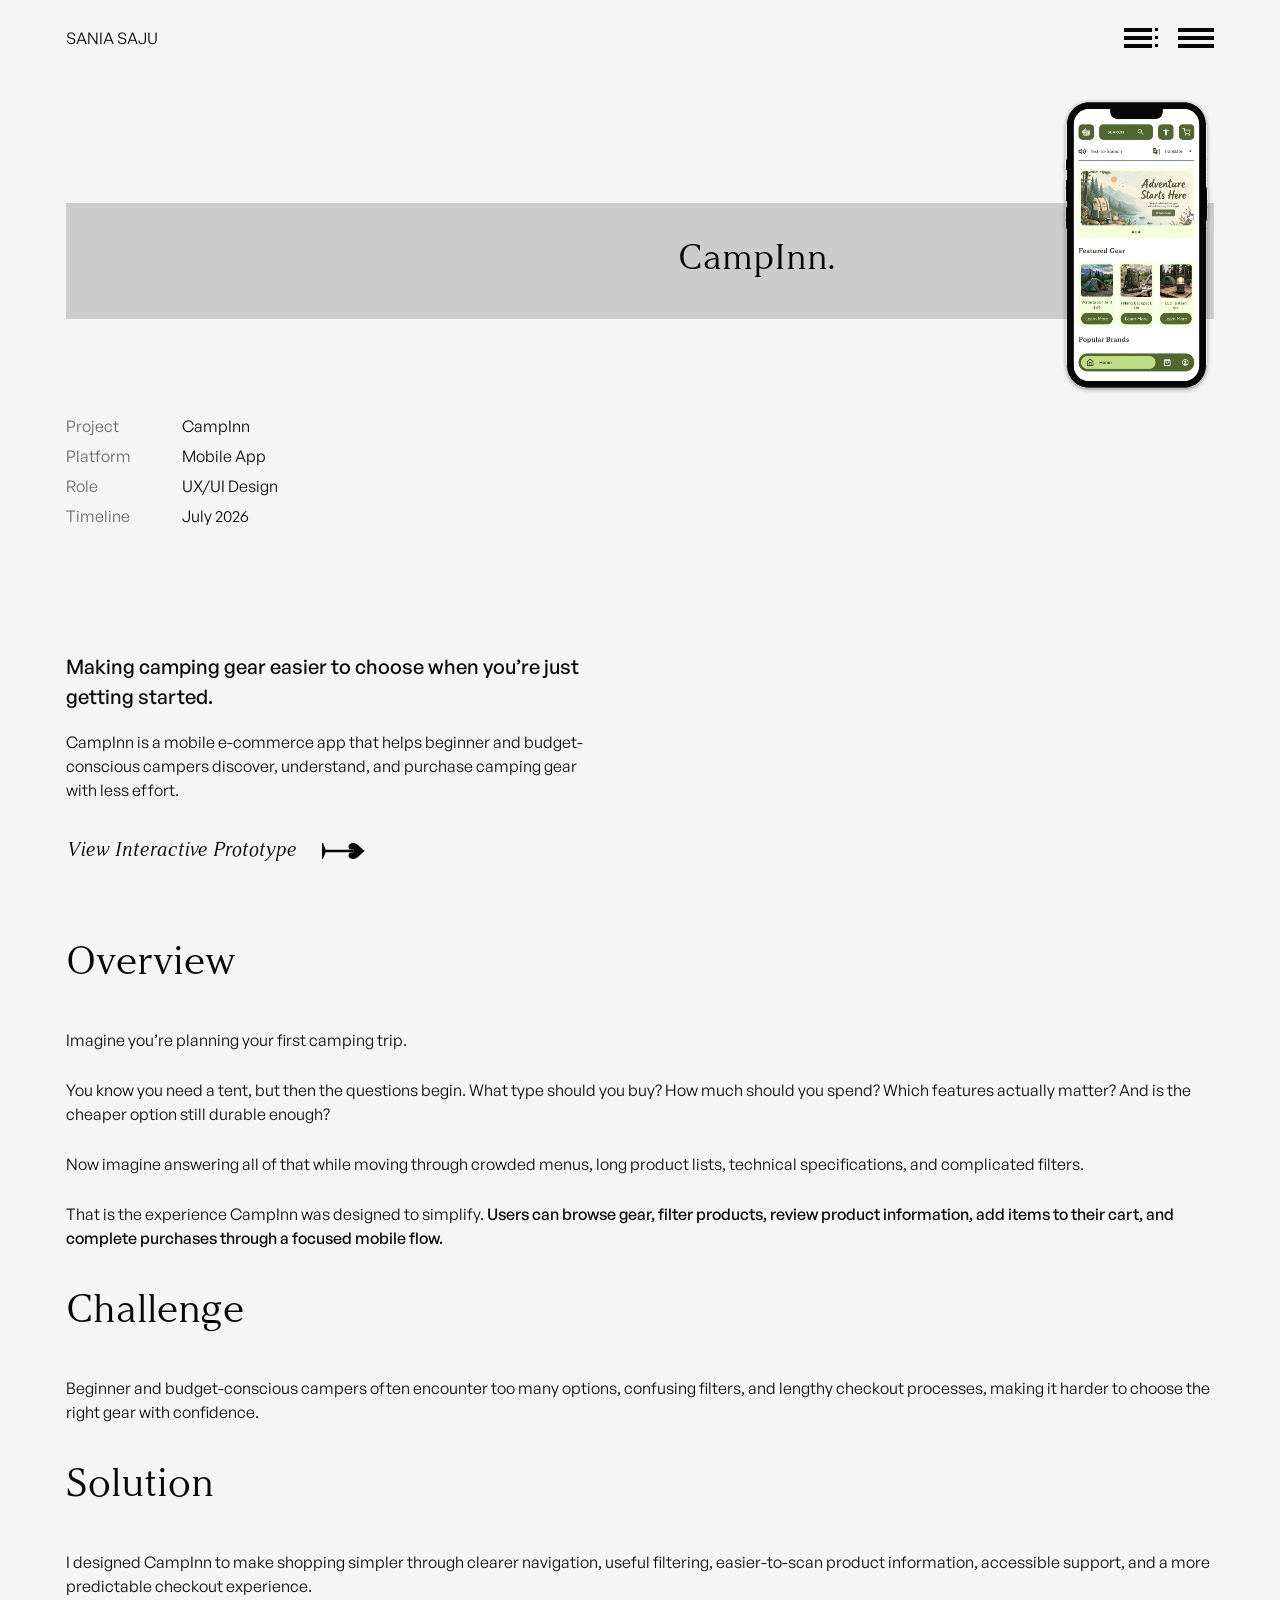
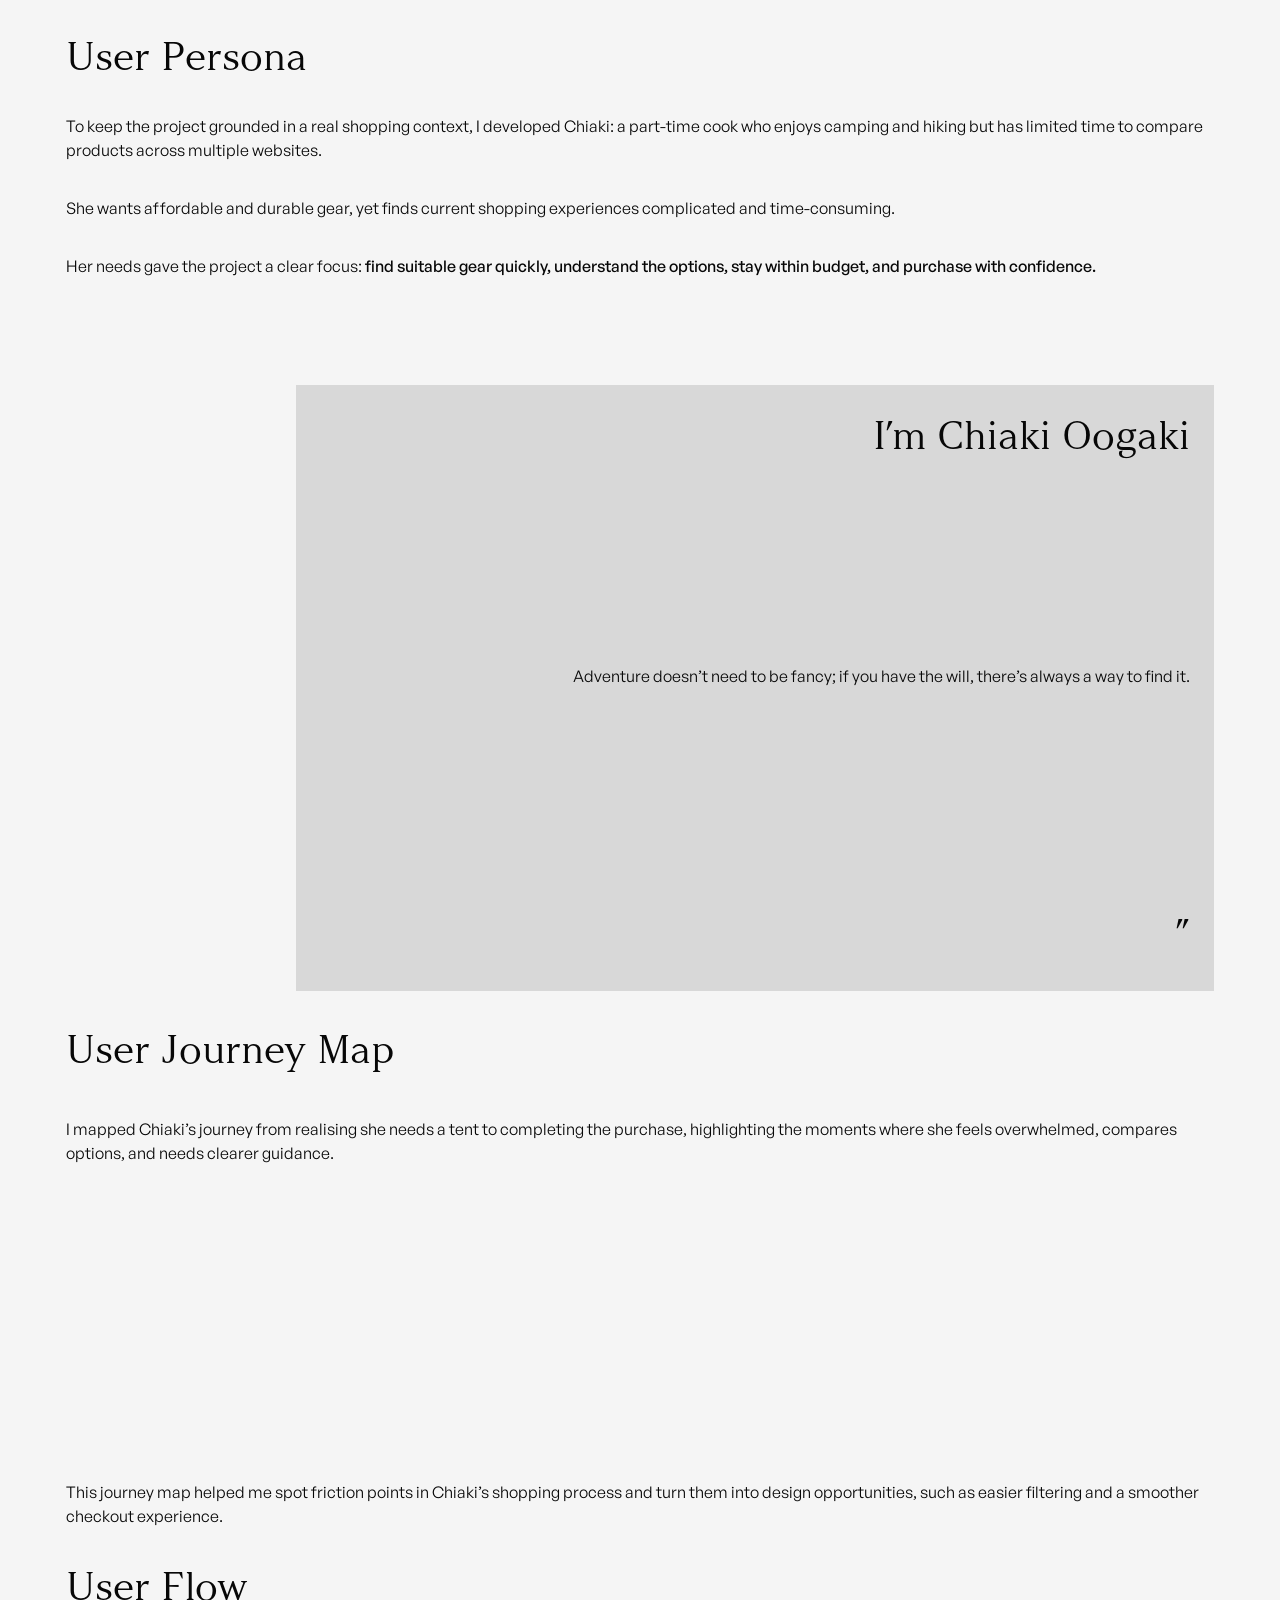
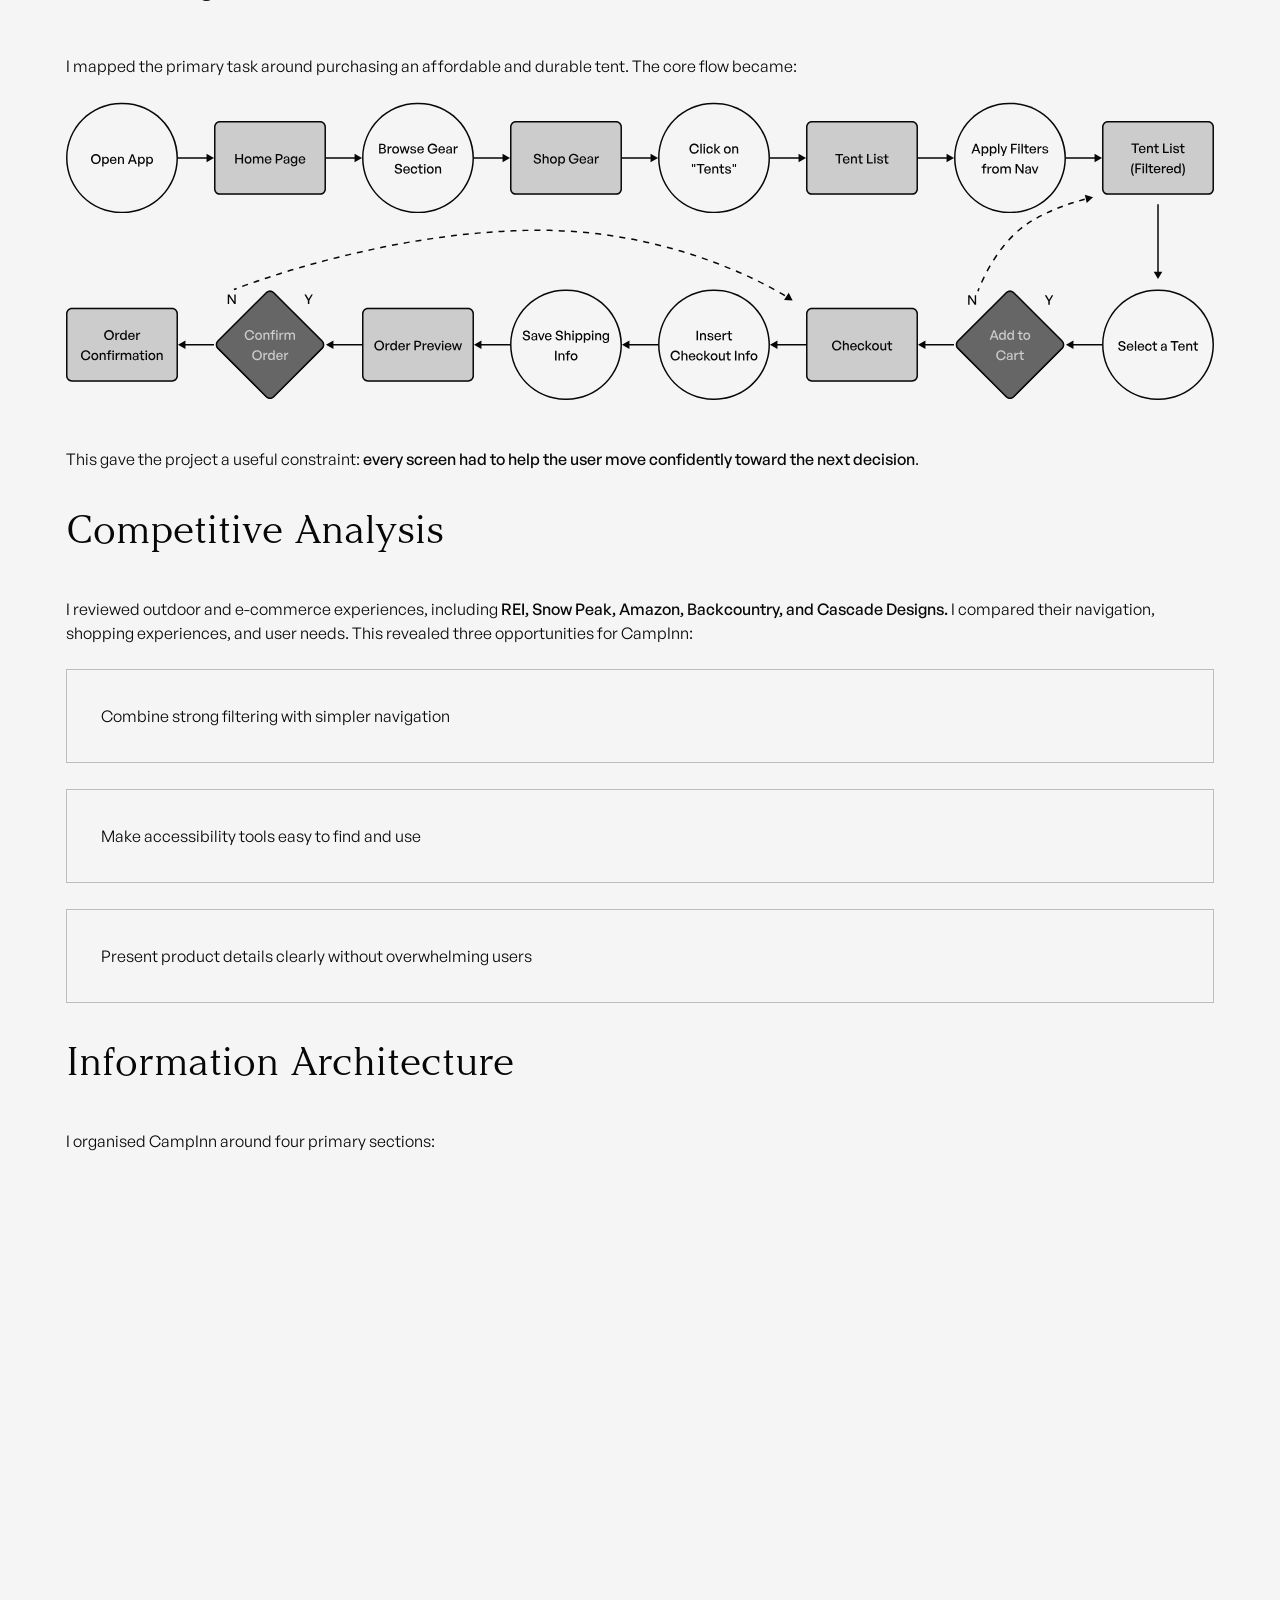
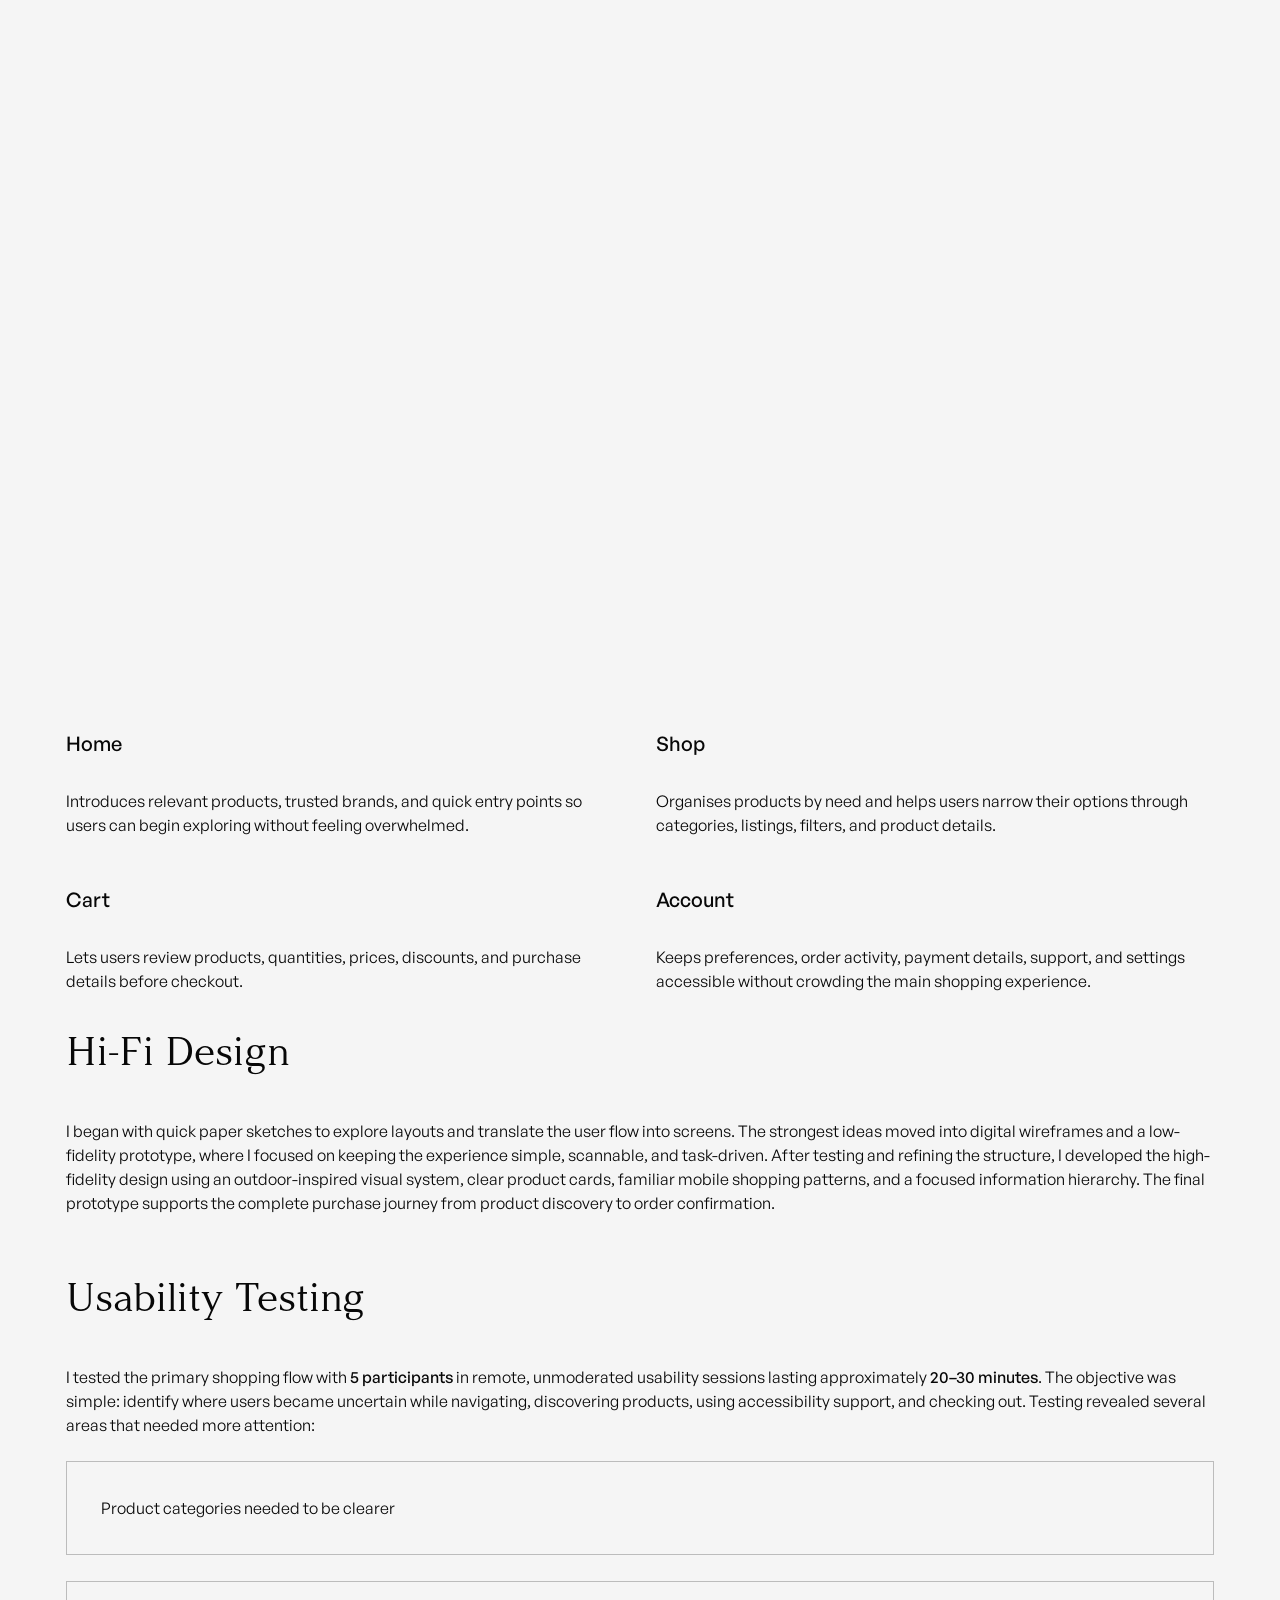
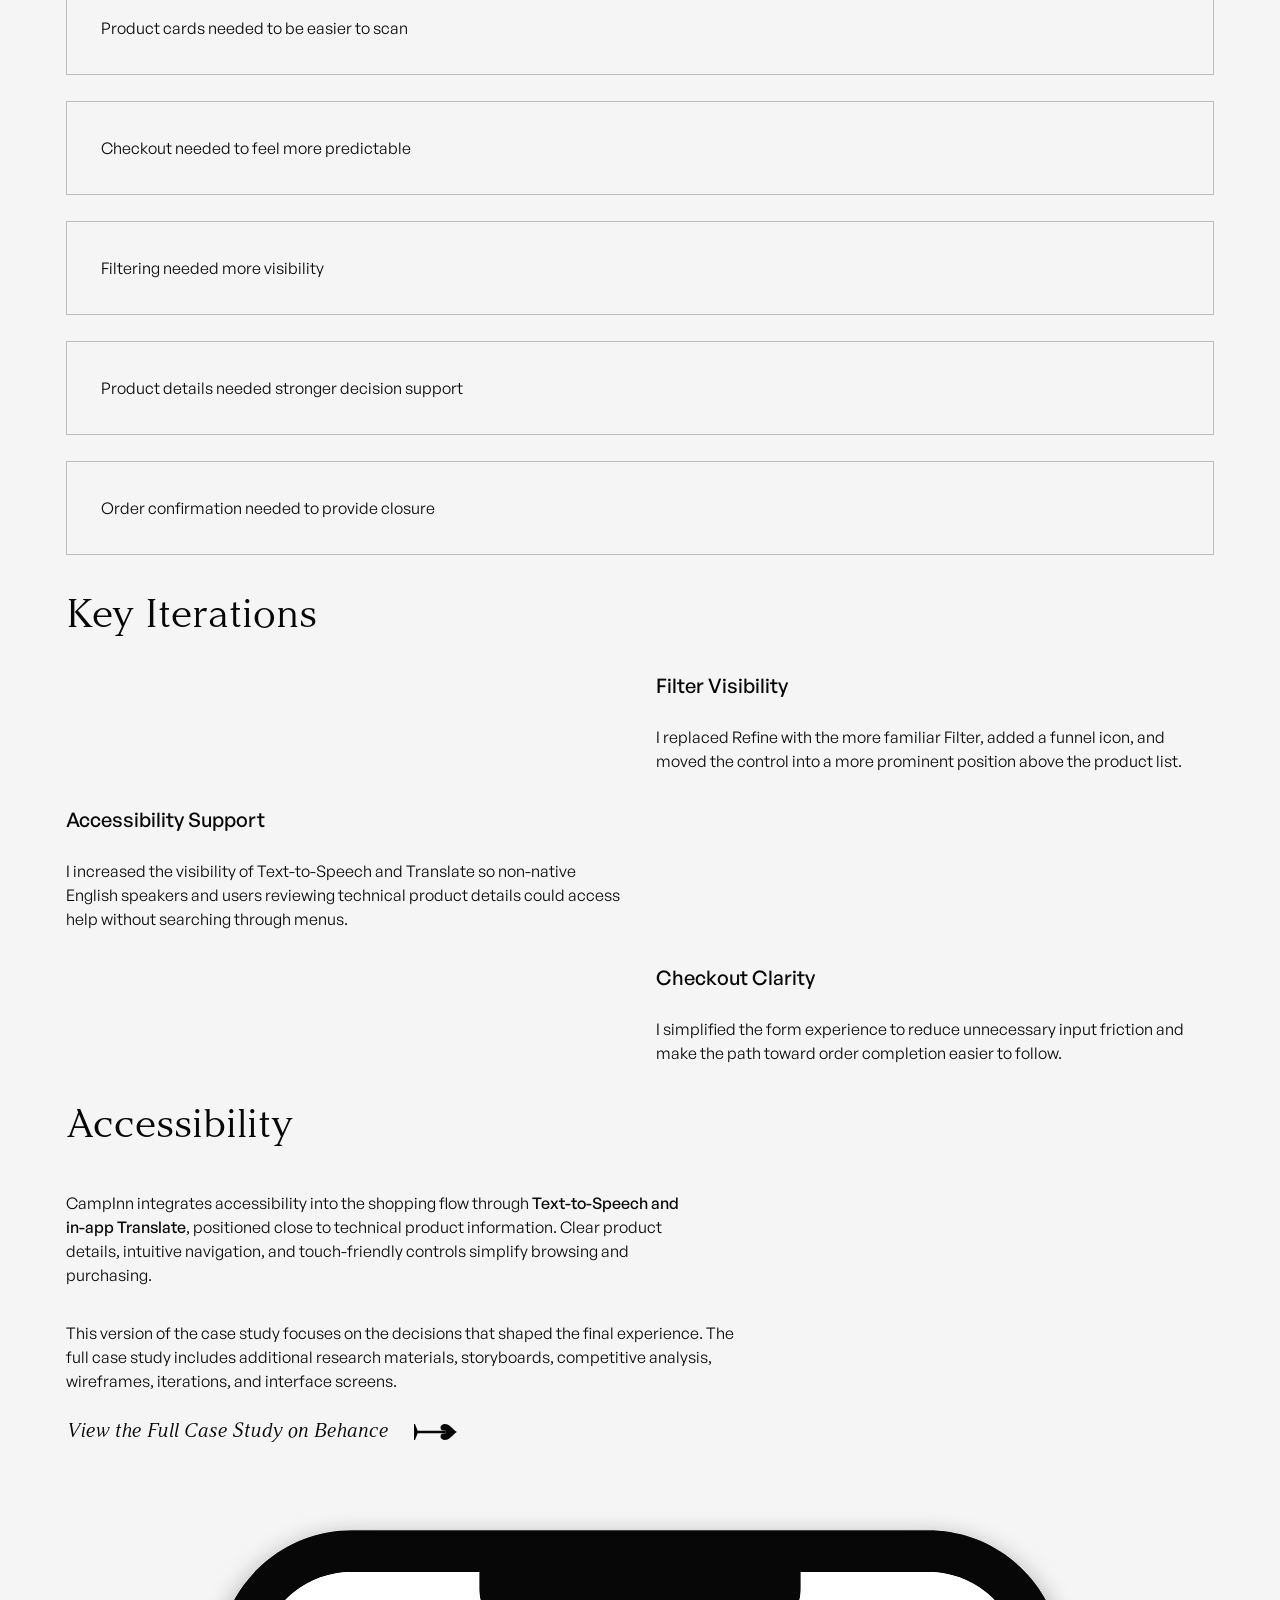
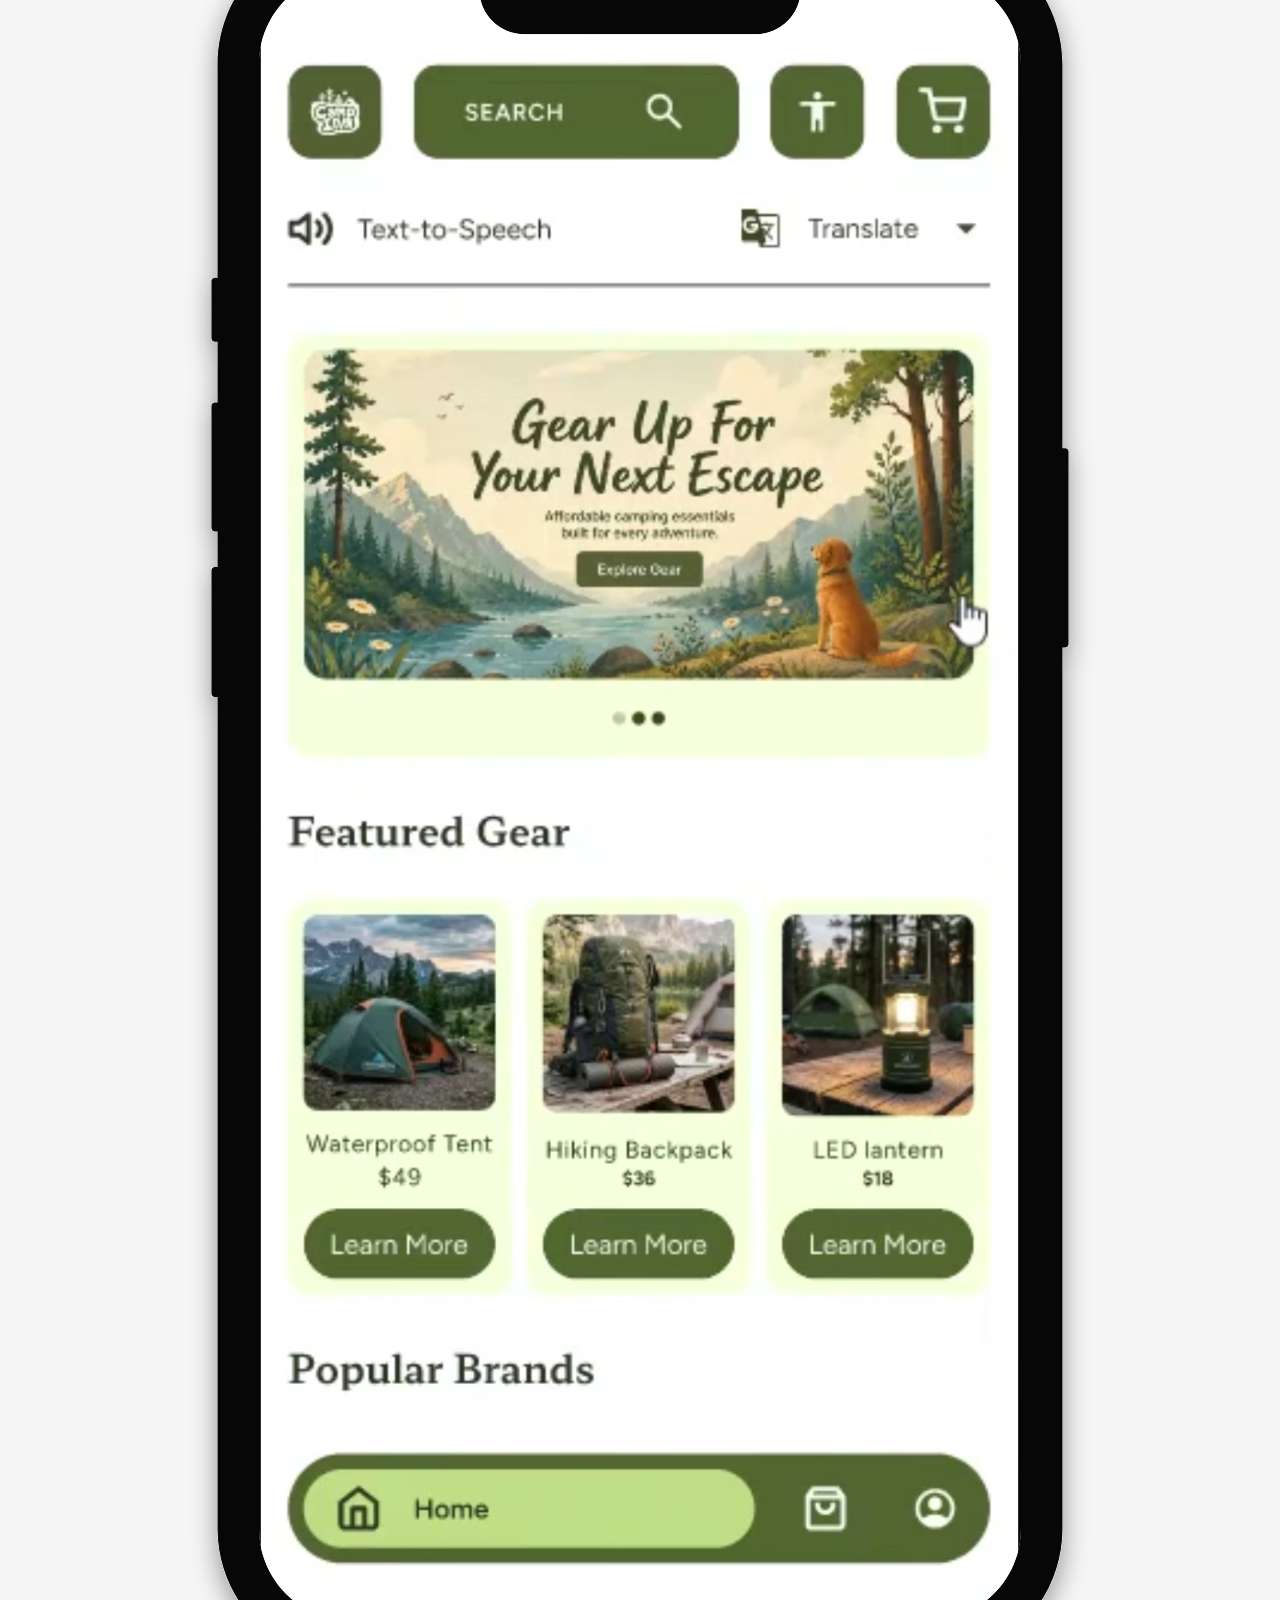
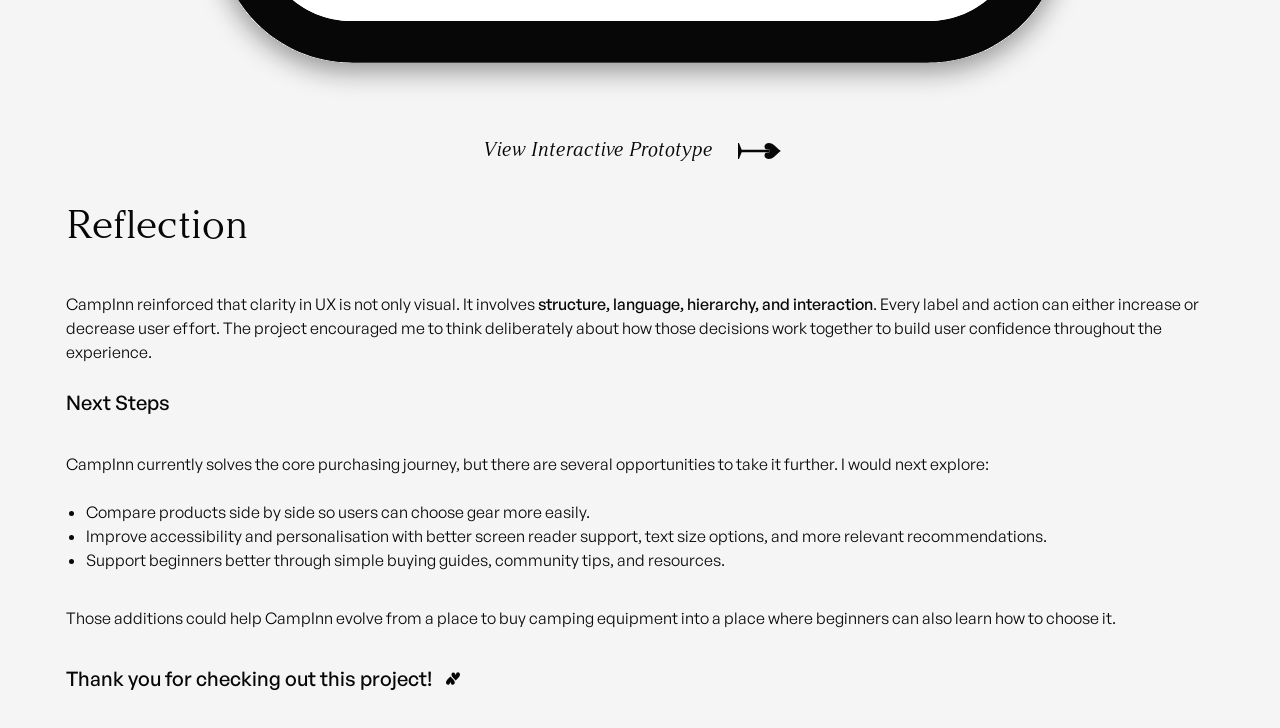
<file: pages/campinn.html>
<!DOCTYPE html>
<html lang="en">

<head>
    <meta charset="UTF-8">
    <meta http-equiv="Content-Security-Policy" content="default-src 'none'; script-src 'self'; style-src 'self'; style-src-attr 'none'; img-src 'self'; font-src 'self'; media-src 'self' blob:; connect-src 'self' https://script.google.com https://script.googleusercontent.com; object-src 'none'; base-uri 'none'; form-action 'none'; frame-src 'none'; worker-src 'none'">
    <meta name="referrer" content="no-referrer">
    <script src="../js/components/navigation.js"></script>

    <!-- =========================================================
         META
    ========================================================== -->

    <meta
        name="viewport"
        content="width=device-width, initial-scale=1.0"
    >

    <meta
        name="description"
        content="CampInn mobile app case study by Sania Saju — UX/UI design, user research, prototyping, usability testing and accessibility."
    >

    <meta
        name="author"
        content="Sania Saju"
    >


    <!-- =========================================================
         TITLE
    ========================================================== -->

    <title>CampInn Case Study — Sania Saju</title>


    <!-- =========================================================
         FAVICON
    ========================================================== -->

    <link
        rel="icon"
        type="image/svg+xml"
        href="../assets/icons/favicon.svg"
    >


    <!-- =========================================================
         CSS
    ========================================================== -->

    <link
        rel="stylesheet"
        href="../css/style.css"
    >

    <link
        rel="stylesheet"
        href="../css/pages/campinn.css"
    >

    <link rel="stylesheet" href="../assets/vendor/lenis/lenis.css">

    <link rel="stylesheet" href="../css/responsive.css">
</head>


<body class="campinn-page">


    <!-- =========================================================
         SHARED PAGE NAVBAR
    ========================================================== -->

    <portfolio-navbar
        class="campinn-page__navbar"
    ></portfolio-navbar>



    <!-- =========================================================
         PAGE
    ========================================================== -->

    <main class="campinn-case">



        <!-- =====================================================
             01 — HERO
        ====================================================== -->

        <section
            class="campinn-hero"
            aria-labelledby="campinn-title"
        >

            <div class="campinn-hero__content">

                <div class="campinn-hero__grid">


                    <!-- =========================================
                         LEFT — TITLE + PHONE
                    ========================================== -->

                    <div class="campinn-hero__visual">

                        <h1
                            class="campinn-hero__title"
                            id="campinn-title"
                        >
                            CampInn.
                        </h1>

                        <figure
                            class="campinn-hero__mockup"
                            aria-label="CampInn mobile app prototype"
                        >

                            <div class="mobile-mockup">


                                <!-- =====================================
                                    MOBILE SCREEN
                                ====================================== -->

                                <div
                                    class="mobile-mockup__screen"
                                    aria-hidden="true"
                                >

                                    <video
                                        class="mobile-mockup__video"
                                        autoplay
                                        muted
                                        loop
                                        playsinline
                                        preload="metadata"
                                    >

                                        <source
                                            src="../assets/videos/campinn.webm"
                                            type="video/webm"
                                        >

                                    </video>

                                </div>



                                <!-- =====================================
                                    MOBILE FRAME
                                ====================================== -->

                                <img
                                    class="mobile-mockup__frame"
                                    src="../assets/images/mockups/mobile.svg"
                                    alt=""
                                    aria-hidden="true"
                                >


                            </div>

                        </figure>

                    </div>



                    <!-- =========================================
                         RIGHT — DETAILS + SUMMARY
                    ========================================== -->

                    <div class="campinn-hero__info">


                        <!-- =====================================
                             PROJECT DETAILS
                        ====================================== -->

                        <dl class="campinn-hero__details">

                            <div class="campinn-hero__detail">
                                <dt>Project</dt>
                                <dd>CampInn</dd>
                            </div>

                            <div class="campinn-hero__detail">
                                <dt>Platform</dt>
                                <dd>Mobile App</dd>
                            </div>

                            <div class="campinn-hero__detail">
                                <dt>Role</dt>
                                <dd>UX/UI Design</dd>
                            </div>

                            <div class="campinn-hero__detail">
                                <dt>Timeline</dt>
                                <dd>July 2026</dd>
                            </div>

                        </dl>


                        <!-- =====================================
                             SUMMARY
                        ====================================== -->

                        <div class="campinn-hero__bottom">

                            <div class="campinn-hero__summary">

                                <p class="campinn-hero__summary-title">
                                    Making camping gear easier to choose when you’re
                                    just getting started.
                                </p>

                                <p>
                                    CampInn is a mobile e-commerce app that helps
                                    beginner and budget-conscious campers discover,
                                    understand, and purchase camping gear with less
                                    effort.
                                </p>

                            </div>

                            <a
                                class="campinn-cta"
                                href="https://www.figma.com/proto/VM7V1xW0wPRbogJqQdxUgA/CampInn?node-id=365-801&p=f&t=zGcuOza1cbdZY2n2-1&scaling=scale-down&content-scaling=fixed&page-id=208%3A422&starting-point-node-id=365%3A801"
                                target="_blank"
                                rel="noopener noreferrer"
                            >
                                <span>
                                    View Interactive Prototype
                                </span>

                                <portfolio-arrow
                                    direction="right"
                                ></portfolio-arrow>
                            </a>

                        </div>

                    </div>

                </div>

            </div>

        </section>



        <!-- =====================================================
             02 — CASE STUDY
        ====================================================== -->

        <section
            class="campinn-study"
            aria-label="CampInn case study"
        >

            <div class="campinn-study__workspace">


                <!-- =============================================
                     TABLE OF CONTENTS
                ============================================== -->

                <aside
    class="campinn-study__sidebar"
    aria-label="Case study navigation"
>


    <!-- =====================================
         TOP — CONTENTS
    ====================================== -->

    <div class="campinn-study__sidebar-group">

        <p class="campinn-study__contents-label">
            CONTENTS
        </p>


        <nav
            class="campinn-study__toc"
            aria-label="CampInn case study contents"
        >

            <a
                class="
                    campinn-study__toc-link
                    is-active
                "
                href="#overview"
                aria-current="true"
            >
                Overview
            </a>

            <a
                class="campinn-study__toc-link"
                href="#challenge"
            >
                Challenge & Solution
            </a>

            <a
                class="campinn-study__toc-link"
                href="#user-persona"
            >
                User Persona
            </a>

            <a
                class="campinn-study__toc-link"
                href="#user-journey-map"
            >
                User Journey Map
            </a>

            <a
                class="campinn-study__toc-link"
                href="#user-flow"
            >
                User Flow
            </a>

            <a
                class="campinn-study__toc-link"
                href="#competitive-analysis"
            >
                Competitive Analysis
            </a>

            <a
                class="campinn-study__toc-link"
                href="#information-architecture"
            >
                Information Architecture
            </a>

            <a
                class="campinn-study__toc-link"
                href="#hi-fi-design"
            >
                Hi-Fi Design
            </a>

            <a
                class="campinn-study__toc-link"
                href="#usability-testing"
            >
                Usability Testing
            </a>

            <a
                class="campinn-study__toc-link"
                href="#key-iterations"
            >
                Key Iterations
            </a>

            <a
                class="campinn-study__toc-link"
                href="#accessibility"
            >
                Accessibility
            </a>

            <a
                class="campinn-study__toc-link"
                href="#reflection"
            >
                Reflection
            </a>

        </nav>

    </div>



    <!-- =====================================
         BOTTOM — CASE STUDIES
    ====================================== -->

    <div class="campinn-study__case-studies">

        <p class="campinn-study__contents-label">
            CASE STUDIES
        </p>


        <nav
            class="campinn-study__case-study-nav"
            aria-label="Other case studies"
        >

            <a
                class="campinn-study__case-study-link"
                href="./portfolio.html"
            >
                Portfolio
            </a>


            <a
                class="
                    campinn-study__case-study-link
                    is-current
                "
                href="./campinn.html"
                aria-current="page"
            >
                CampInn
            </a>


            <a
                class="campinn-study__case-study-link"
                href="./alphonsiansgym.html"
            >
                Alphonsians’ Gym
            </a>

        </nav>

    </div>


</aside>



                <!-- =============================================
                     SCROLLABLE CONTENT
                ============================================== -->

                <div
                    class="campinn-study__content"
                    tabindex="0"
                    aria-label="CampInn case study content"
                >


                    <!-- =========================================
                         OVERVIEW
                    ========================================== -->

                    <section
                        class="campinn-study__section campinn-study__section--overview"
                        id="overview"
                        data-study-section
                        aria-labelledby="overview-title"
                    >

                        <h2
                            class="campinn-study__heading"
                            id="overview-title"
                        >
                            Overview
                        </h2>

                        <div class="campinn-study__body">

                            <p>
                                Imagine you’re planning your first camping trip.
                            </p>

                            <p>
                                You know you need a tent, but then the questions
                                begin. What type should you buy? How much should
                                you spend? Which features actually matter? And is
                                the cheaper option still durable enough?
                            </p>

                            <p>
                                Now imagine answering all of that while moving
                                through crowded menus, long product lists,
                                technical specifications, and complicated filters.
                            </p>

                            <p>
                                That is the experience CampInn was designed to simplify. <strong>Users can browse gear, filter products, review product information, add items to their cart, and complete purchases through a focused mobile flow.</strong>
                            </p>

                        </div>

                    </section>



                    <!-- =========================================
                         CHALLENGE + SOLUTION
                    ========================================== -->

                    <div class="campinn-study__challenge-solution">

                        <section
                            class="campinn-study__mini-section"
                            id="challenge"
                            data-study-section
                            aria-labelledby="challenge-title"
                        >

                            <h2
                                class="campinn-study__heading"
                                id="challenge-title"
                            >
                                Challenge
                            </h2>

                            <div class="campinn-study__body">
                                <p>
                                    Beginner and budget-conscious campers often encounter too many options, confusing filters, and lengthy checkout processes, making it harder to choose the right gear with confidence.
                                </p>
                            </div>

                        </section>


                        <section
                            class="campinn-study__mini-section campinn-study__mini-section--solution"
                            aria-labelledby="solution-title"
                        >

                            <h2
                                class="campinn-study__heading"
                                id="solution-title"
                            >
                                Solution
                            </h2>

                            <div class="campinn-study__body">
                                <p>
                                    I designed CampInn to make shopping simpler
                                    through clearer navigation, useful filtering,
                                    easier-to-scan product information, accessible
                                    support, and a more predictable checkout
                                    experience.
                                </p>
                            </div>

                        </section>

                    </div>



                    <!-- =========================================
     USER PERSONA
========================================== -->

<section
    class="
        campinn-study__section
        campinn-study__section--persona
    "
    id="user-persona"
    data-study-section
    aria-labelledby="persona-title"
>


    <!-- =====================================
         ROW 01 — HEADING
    ====================================== -->

    <h2
        class="campinn-study__heading"
        id="persona-title"
    >
        User Persona
    </h2>



    <!-- =====================================
         ROW 02 — CONTENT
    ====================================== -->

    <div class="campinn-study__persona-layout">


        <!-- =================================
             LEFT — TEXT
        ================================== -->

        <div class="campinn-study__persona-text">

            <div class="campinn-study__body">

                <p>
                    To keep the project grounded in a real
                    shopping context, I developed Chiaki: a
                    part-time cook who enjoys camping and
                    hiking but has limited time to compare
                    products across multiple websites.
                </p>

                <p>
                    She wants affordable and durable gear, yet finds current shopping experiences complicated and time-consuming.
                </p>

                <p>
                    Her needs gave the project a clear focus:
                    <strong>
                        find suitable gear quickly, understand
                        the options, stay within budget, and
                        purchase with confidence.
                    </strong>
                </p>

            </div>

        </div>



        <!-- =================================
             RIGHT — PERSONA
        ================================== -->

        <figure class="campinn-study__persona">


            <!-- =============================
                 GREY INFORMATION PANEL
            ============================== -->

            <figcaption class="campinn-study__persona-panel">

                <p class="campinn-study__persona-name">
                    I’m Chiaki Oogaki
                </p>


                <p class="campinn-study__persona-quote">
                    Adventure doesn’t need to be fancy;
                    if you have the will, there’s always
                    a way to find it.
                </p>


                <span
                    class="campinn-study__quote-mark"
                    aria-hidden="true"
                >
                    ”
                </span>

            </figcaption>



            <!-- =============================
                 PERSONA IMAGE
            ============================== -->

            <img
                class="campinn-study__persona-image"
                src="../assets/images/casestudy/campinn/persona.webp"
                alt="Chiaki Oogaki, the CampInn user persona"
                loading="lazy"
                decoding="async"
            >


        </figure>


    </div>


</section>



                    <!-- =========================================
                         USER JOURNEY MAP
                    ========================================== -->

                    <section
                        class="campinn-study__section"
                        id="user-journey-map"
                        data-study-section
                        aria-labelledby="journey-title"
                    >

                        <h2
                            class="campinn-study__heading"
                            id="journey-title"
                        >
                            User Journey Map
                        </h2>

                        <div class="campinn-study__body">
                            <p>
                                I mapped Chiaki’s journey from realising she needs
                                a tent to completing the purchase, highlighting the
                                moments where she feels overwhelmed, compares
                                options, and needs clearer guidance.
                            </p>
                        </div>

                        <figure class="campinn-study__wide-media campinn-study__wide-media--journey">
                            <picture>
                                <source media="(orientation: portrait)" srcset="../assets/images/casestudy/campinn/journey-map-mobile.webp">
                            <img
                                src="../assets/images/casestudy/campinn/journey-map.webp"
                                alt="Journey map with six steps from deciding a tent is needed to purchasing it"
                                loading="lazy"
                                decoding="async"
                            >
                            </picture>
                        </figure>

                        <p class="campinn-study__supporting-copy">
                            This journey map helped me spot friction points in
                            Chiaki’s shopping process and turn them into design
                            opportunities, such as easier filtering and a smoother
                            checkout experience.
                        </p>

                    </section>



                    <!-- =========================================
                         USER FLOW
                    ========================================== -->

                    <section
                        class="campinn-study__section"
                        id="user-flow"
                        data-study-section
                        aria-labelledby="flow-title"
                    >

                        <h2
                            class="campinn-study__heading"
                            id="flow-title"
                        >
                            User Flow
                        </h2>

                        <div class="campinn-study__body">
                            <p>
                                I mapped the primary task around purchasing an
                                affordable and durable tent. The core flow became:
                            </p>
                        </div>

                        <figure class="campinn-study__wide-media campinn-study__wide-media--flow">
                            <picture>
                                <source media="(orientation: portrait)" srcset="../assets/images/casestudy/campinn/user-flow-mobile.webp">
                            <img
                                src="../assets/images/casestudy/campinn/user-flow.svg"
                                alt="CampInn purchase user flow from opening the app through order confirmation"
                                loading="lazy"
                                decoding="async"
                            >
                            </picture>
                        </figure>

                        <p class="campinn-study__supporting-copy">
                            This gave the project a useful constraint: <strong>every screen had to help the user move confidently toward the next decision</strong>.
                        </p>

                    </section>



                    <!-- =========================================
                         COMPETITIVE ANALYSIS
                    ========================================== -->

                    <section
                        class="campinn-study__section"
                        id="competitive-analysis"
                        data-study-section
                        aria-labelledby="competitive-title"
                    >

                        <h2
                            class="campinn-study__heading"
                            id="competitive-title"
                        >
                            Competitive Analysis
                        </h2>

                        <div class="campinn-study__body">
                            <p>
                                I reviewed outdoor and e-commerce experiences, including <strong>REI, Snow Peak, Amazon, Backcountry, and Cascade Designs.</strong> I compared their navigation, shopping experiences, and user needs. This revealed three opportunities for CampInn:
                            </p>
                        </div>

                        <div class="campinn-study__opportunities">

                            <article>
                                <p>Combine strong filtering with simpler navigation</p>
                            </article>

                            <article>
                                <p>Make accessibility tools easy to find and use</p>
                            </article>

                            <article>
                                <p>Present product details clearly without overwhelming users</p>
                            </article>

                        </div>

                    </section>



                    <!-- =========================================
                         INFORMATION ARCHITECTURE
                    ========================================== -->

                    <section
                        class="campinn-study__section"
                        id="information-architecture"
                        data-study-section
                        aria-labelledby="ia-title"
                    >

                        <h2
                            class="campinn-study__heading"
                            id="ia-title"
                        >
                            Information Architecture
                        </h2>

                        <div class="campinn-study__body">
                            <p>
                                I organised CampInn around four primary sections:
                            </p>
                        </div>

                        <div class="campinn-study__ia-grid">

                            <article class="campinn-study__ia-card">
                                <img
                                    src="../assets/images/casestudy/campinn/home.webp"
                                    alt="CampInn Home screen"
                                    loading="lazy"
                                    decoding="async"
                                >
                                <h3>Home</h3>
                                <p>
                                    Introduces relevant products, trusted brands,
                                    and quick entry points so users can begin
                                    exploring without feeling overwhelmed.
                                </p>
                            </article>

                            <article class="campinn-study__ia-card">
                                <img
                                    src="../assets/images/casestudy/campinn/shop.webp"
                                    alt="CampInn Shop screen"
                                    loading="lazy"
                                    decoding="async"
                                >
                                <h3>Shop</h3>
                                <p>
                                    Organises products by need and helps users
                                    narrow their options through categories,
                                    listings, filters, and product details.
                                </p>
                            </article>

                            <article class="campinn-study__ia-card">
                                <img
                                    src="../assets/images/casestudy/campinn/cart.webp"
                                    alt="CampInn Cart screen"
                                    loading="lazy"
                                    decoding="async"
                                >
                                <h3>Cart</h3>
                                <p>
                                    Lets users review products, quantities,
                                    prices, discounts, and purchase details before
                                    checkout.
                                </p>
                            </article>

                            <article class="campinn-study__ia-card">
                                <img
                                    src="../assets/images/casestudy/campinn/account.webp"
                                    alt="CampInn Account screen"
                                    loading="lazy"
                                    decoding="async"
                                >
                                <h3>Account</h3>
                                <p>
                                    Keeps preferences, order activity, payment
                                    details, support, and settings accessible
                                    without crowding the main shopping experience.
                                </p>
                            </article>

                        </div>

                    </section>



                    <!-- =========================================
                        HI-FI DESIGN
                    ========================================== -->

                    <section
                        class="
                            campinn-study__section
                            campinn-study__section--hi-fi
                        "
                        id="hi-fi-design"
                        data-study-section
                        aria-labelledby="hi-fi-title"
                    >

                        <h2
                            class="campinn-study__heading"
                            id="hi-fi-title"
                        >
                            Hi-Fi Design
                        </h2>


                        <div class="campinn-study__body">

                            <p>
                                I began with quick paper sketches to explore layouts
                                and translate the user flow into screens. The strongest
                                ideas moved into digital wireframes and a low-fidelity
                                prototype, where I focused on keeping the experience
                                simple, scannable, and task-driven. After testing and
                                refining the structure, I developed the high-fidelity
                                design using an outdoor-inspired visual system, clear
                                product cards, familiar mobile shopping patterns, and
                                a focused information hierarchy. The final prototype
                                supports the complete purchase journey from product
                                discovery to order confirmation.
                            </p>

                        </div>


                        <!-- =====================================
                            FINAL SCREEN FLOW
                        ====================================== -->

                        <figure class="campinn-study__hi-fi-image">

                            <img
                                src="../assets/images/casestudy/campinn/hi-fi-prototype.webp"
                                alt="CampInn high-fidelity screens showing the complete mobile shopping journey"
                                loading="lazy"
                                decoding="async"
                            >

                        </figure>

                    </section>


                    <!-- =========================================
                         USABILITY TESTING
                    ========================================== -->

                    <section
                        class="campinn-study__section"
                        id="usability-testing"
                        data-study-section
                        aria-labelledby="testing-title"
                    >

                        <h2
                            class="campinn-study__heading"
                            id="testing-title"
                        >
                            Usability Testing
                        </h2>

                        <div class="campinn-study__body">
                            <p>
                                I tested the primary shopping flow with
                                <strong>5 participants</strong> in remote,
                                unmoderated usability sessions lasting
                                approximately <strong>20–30 minutes</strong>.
                                The objective was simple: identify where users
                                became uncertain while navigating, discovering
                                products, using accessibility support, and
                                checking out. Testing revealed several areas that
                                needed more attention:
                            </p>
                        </div>

                        <div class="campinn-study__findings">

                            <article><p>Product categories needed to be clearer</p></article>
                            <article><p>Product cards needed to be easier to scan</p></article>
                            <article><p>Checkout needed to feel more predictable</p></article>
                            <article><p>Filtering needed more visibility</p></article>
                            <article><p>Product details needed stronger decision support</p></article>
                            <article><p>Order confirmation needed to provide closure</p></article>

                        </div>

                    </section>



                    <!-- =========================================
                         KEY ITERATIONS
                    ========================================== -->

                    <section
                        class="campinn-study__section"
                        id="key-iterations"
                        data-study-section
                        aria-labelledby="iterations-title"
                    >

                        <h2
                            class="campinn-study__heading"
                            id="iterations-title"
                        >
                            Key Iterations
                        </h2>

                        <div class="campinn-study__iterations">

                            <article>
                                <figure>
                                    <img
                                        src="../assets/images/casestudy/campinn/filter.webp"
                                        alt="CampInn filter screen"
                                        loading="lazy"
                                        decoding="async"
                                    >
                                </figure>
                                <h3>Filter Visibility</h3>
                                <p>
                                    I replaced Refine with the more familiar
                                    Filter, added a funnel icon, and moved the
                                    control into a more prominent position above
                                    the product list.
                                </p>
                            </article>

                            <article>
                                <figure>
                                    <img
                                        src="../assets/images/casestudy/campinn/details.webp"
                                        alt="CampInn product detail screen with accessibility support"
                                        loading="lazy"
                                        decoding="async"
                                    >
                                </figure>
                                <h3>Accessibility Support</h3>
                                <p>
                                    I increased the visibility of Text-to-Speech
                                    and Translate so non-native English speakers
                                    and users reviewing technical product details
                                    could access help without searching through
                                    menus.
                                </p>
                            </article>

                            <article>
                                <figure>
                                    <img
                                        src="../assets/images/casestudy/campinn/checkout.webp"
                                        alt="CampInn checkout screen"
                                        loading="lazy"
                                        decoding="async"
                                    >
                                </figure>
                                <h3>Checkout Clarity</h3>
                                <p>
                                    I simplified the form experience to reduce
                                    unnecessary input friction and make the path
                                    toward order completion easier to follow.
                                </p>
                            </article>

                        </div>

                    </section>

                        <!-- =========================================
                            ACCESSIBILITY
                        ========================================== -->

                        <section
                            class="
                                campinn-study__section
                                campinn-study__section--accessibility
                            "
                            id="accessibility"
                            data-study-section
                            aria-labelledby="accessibility-title"
                        >


                            <div class="campinn-study__accessibility-layout">


                                <!-- =================================
                                    LEFT — COPY
                                ================================== -->

                                <div class="campinn-study__accessibility-copy">


                                    <div class="campinn-study__accessibility-main">

                                        <h2
                                            class="campinn-study__heading"
                                            id="accessibility-title"
                                        >
                                            Accessibility
                                        </h2>


                                        <p>
                                            CampInn integrates accessibility into the shopping flow through <strong>Text-to-Speech and in-app Translate</strong>, positioned close to technical product information. Clear product details, intuitive navigation, and touch-friendly controls simplify browsing and purchasing.
                                        </p>

                                    </div>



                                    <!-- =============================
                                        BEHANCE
                                    ============================== -->

                                    <div class="campinn-behance">

                                        <p>
                                            This version of the case study focuses on the
                                            decisions that shaped the final experience.
                                            The full case study includes additional research
                                            materials, storyboards, competitive analysis,
                                            wireframes, iterations, and interface screens.
                                        </p>


                                        <a
                                            class="campinn-behance__cta"
                                            href="https://www.behance.net/gallery/251646007/CampInn-A-Mobile-App-for-Affordable-Camping-Gear"
                                            target="_blank"
                                            rel="noopener noreferrer"
                                        >

                                            <span>
                                                View the Full Case Study on Behance
                                            </span>

                                            <portfolio-arrow
                                                direction="right"
                                            ></portfolio-arrow>

                                        </a>

                                    </div>


                                </div>



                                <!-- =================================
                                    RIGHT — FINAL EXPERIENCE
                                ================================== -->

                                <div class="campinn-study__accessibility-visual">


                                    <figure
                                        class="campinn-study__final-phone"
                                        aria-label="CampInn mobile app prototype"
                                    >

                                        <div class="mobile-mockup">


                                            <!-- =====================================
                                                MOBILE SCREEN
                                            ====================================== -->

                                            <div
                                                class="mobile-mockup__screen"
                                                aria-hidden="true"
                                            >

                                                <video
                                                    class="mobile-mockup__video"
                                                    autoplay
                                                    muted
                                                    loop
                                                    playsinline
                                                    preload="metadata"
                                                >

                                                    <source
                                                        src="../assets/videos/campinn.webm"
                                                        type="video/webm"
                                                    >

                                                </video>

                                            </div>



                                            <!-- =====================================
                                                MOBILE FRAME
                                            ====================================== -->

                                            <img
                                                class="mobile-mockup__frame"
                                                src="../assets/images/mockups/mobile.svg"
                                                alt=""
                                                aria-hidden="true"
                                            >


                                        </div>

                                    </figure>

                                    <a class="campinn-cta" href="https://www.figma.com/proto/VM7V1xW0wPRbogJqQdxUgA/CampInn?node-id=365-801&amp;p=f&amp;t=zGcuOza1cbdZY2n2-1&amp;scaling=scale-down&amp;content-scaling=fixed&amp;page-id=208%3A422&amp;starting-point-node-id=365%3A801" target="_blank" rel="noopener noreferrer">
                                        <span>View Interactive Prototype</span>
                                        <portfolio-arrow direction="right"></portfolio-arrow>
                                    </a>

                                </div>


                            </div>


                        </section>



                    <!-- =========================================
                         REFLECTION
                    ========================================== -->

                    <section
                        class="campinn-study__section campinn-study__section--last"
                        id="reflection"
                        data-study-section
                        aria-labelledby="reflection-title"
                    >

                        <h2
                            class="campinn-study__heading"
                            id="reflection-title"
                        >
                            Reflection
                        </h2>

                        <div class="campinn-study__body">
                            <p>
                                CampInn reinforced that clarity in UX is not only visual. It involves <strong>structure, language, hierarchy, and interaction</strong>. Every label and action can either increase or decrease user effort. The project encouraged me to think deliberately about how those decisions work together to build user confidence throughout the experience.
                            </p>
                        </div>


                        <!-- =====================================
                             NEXT STEPS
                        ====================================== -->

                        <div class="campinn-study__next-steps">

                            <h3>Next Steps</h3>

                            <p>
                                CampInn currently solves the core purchasing
                                journey, but there are several opportunities to
                                take it further. I would next explore:
                            </p>

                            <ul>
                                <li>Compare products side by side so users can choose gear more easily.</li>
                                <li>Improve accessibility and personalisation with better screen reader support, text size options, and more relevant recommendations.</li>
                                <li>Support beginners better through simple buying guides, community tips, and resources.</li>
                            </ul>

                            <p>
                                Those additions could help CampInn evolve from a
                                place to buy camping equipment into a place where
                                beginners can also learn how to choose it.
                            </p>

                        </div>


                        <!-- =====================================
                             CLOSING
                        ====================================== -->

                        <div class="campinn-study__closing">

                            <p>
                                Thank you for checking out this project!
                            </p>

                            <img
                                class="campinn-study__closing-icon"
                                src="../assets/icons/closing-mark.svg"
                                alt=""
                                aria-hidden="true"
                            >

                        </div>

                    </section>


                </div>

            </div>

        </section>


    </main>



    <!-- =========================================================
         JAVASCRIPT
    ========================================================== -->

    <script
        src="../js/components/navbar.js"
        defer
    ></script>

    <script
        src="../js/components/arrow.js"
        defer
    ></script>

    <script src="../assets/vendor/lenis/lenis.min.js" defer></script>

    <!-- Shared case-study scroll controller keeps Portfolio and CampInn behavior identical. -->
    <script src="../js/pages/portfolio.js" defer></script>

    <script
        src="../js/pages/campinn.js"
        defer
    ></script>

</body>

</html>
</file>
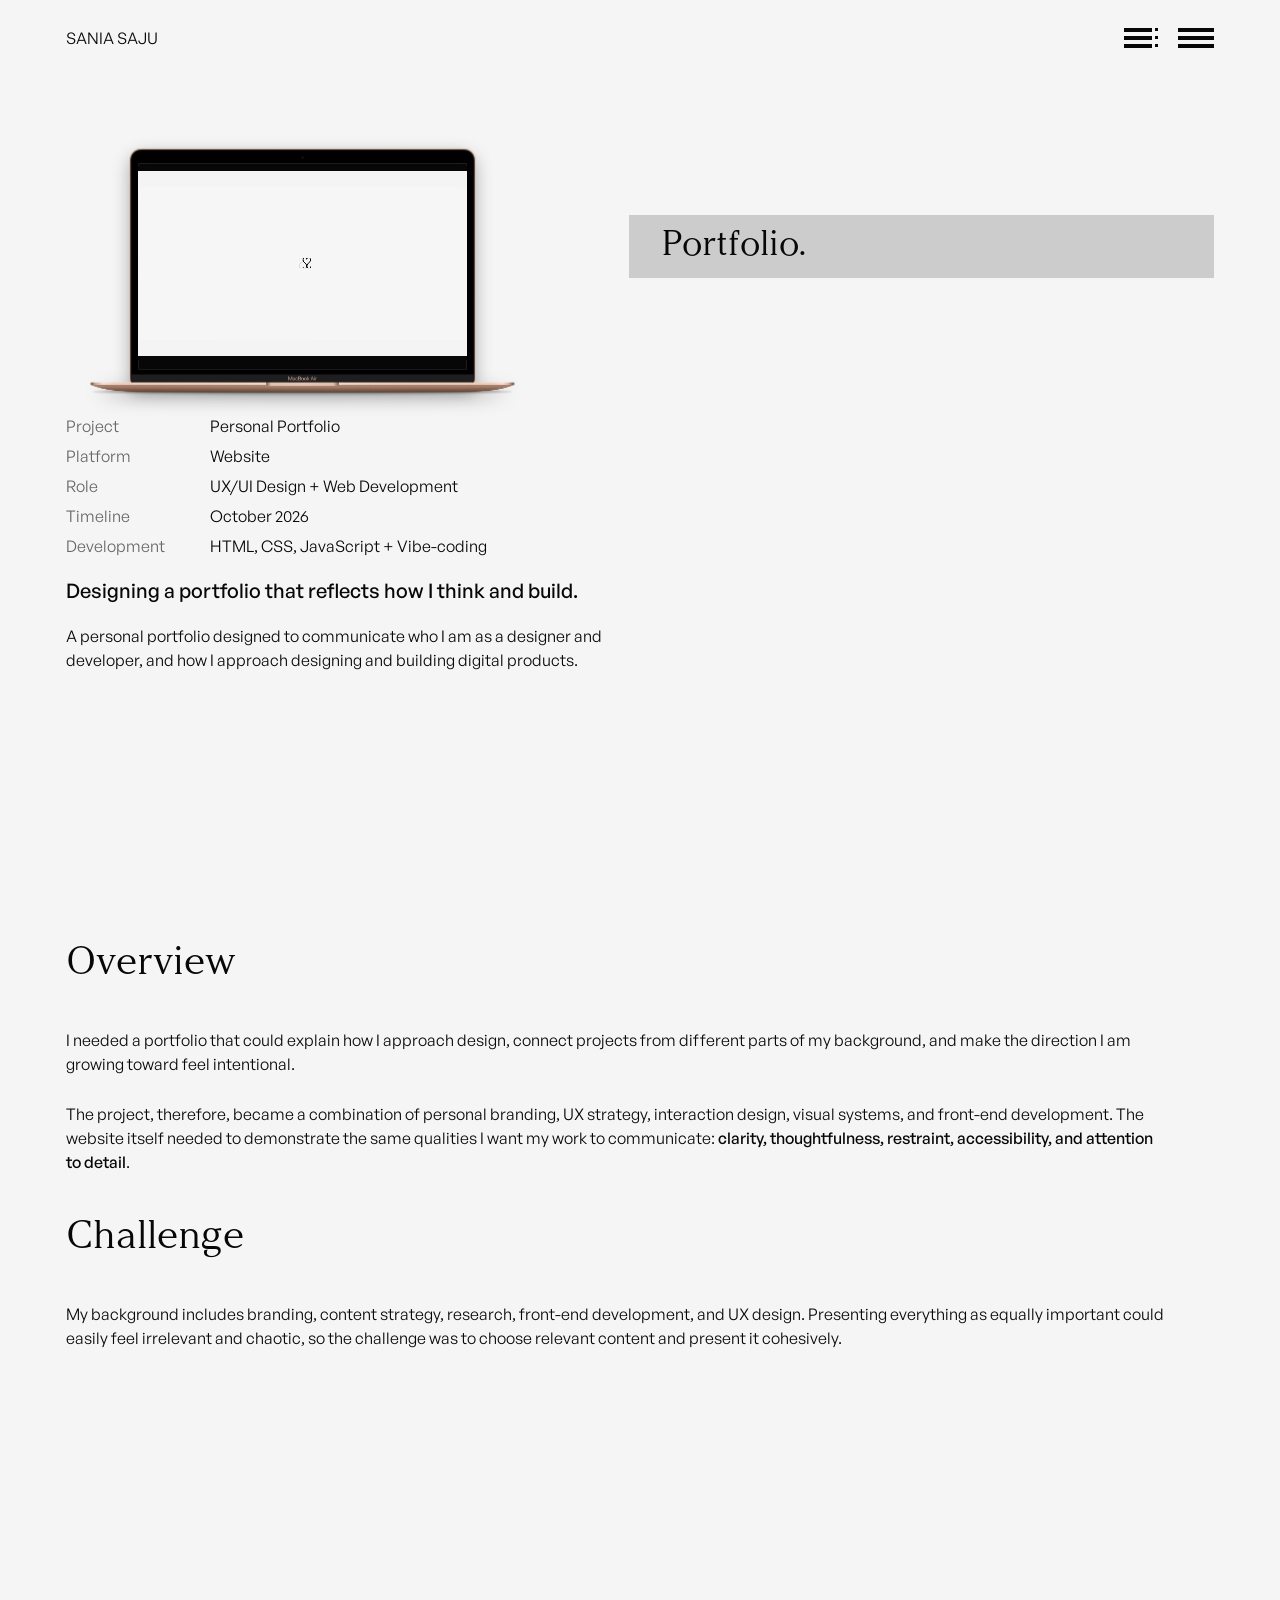
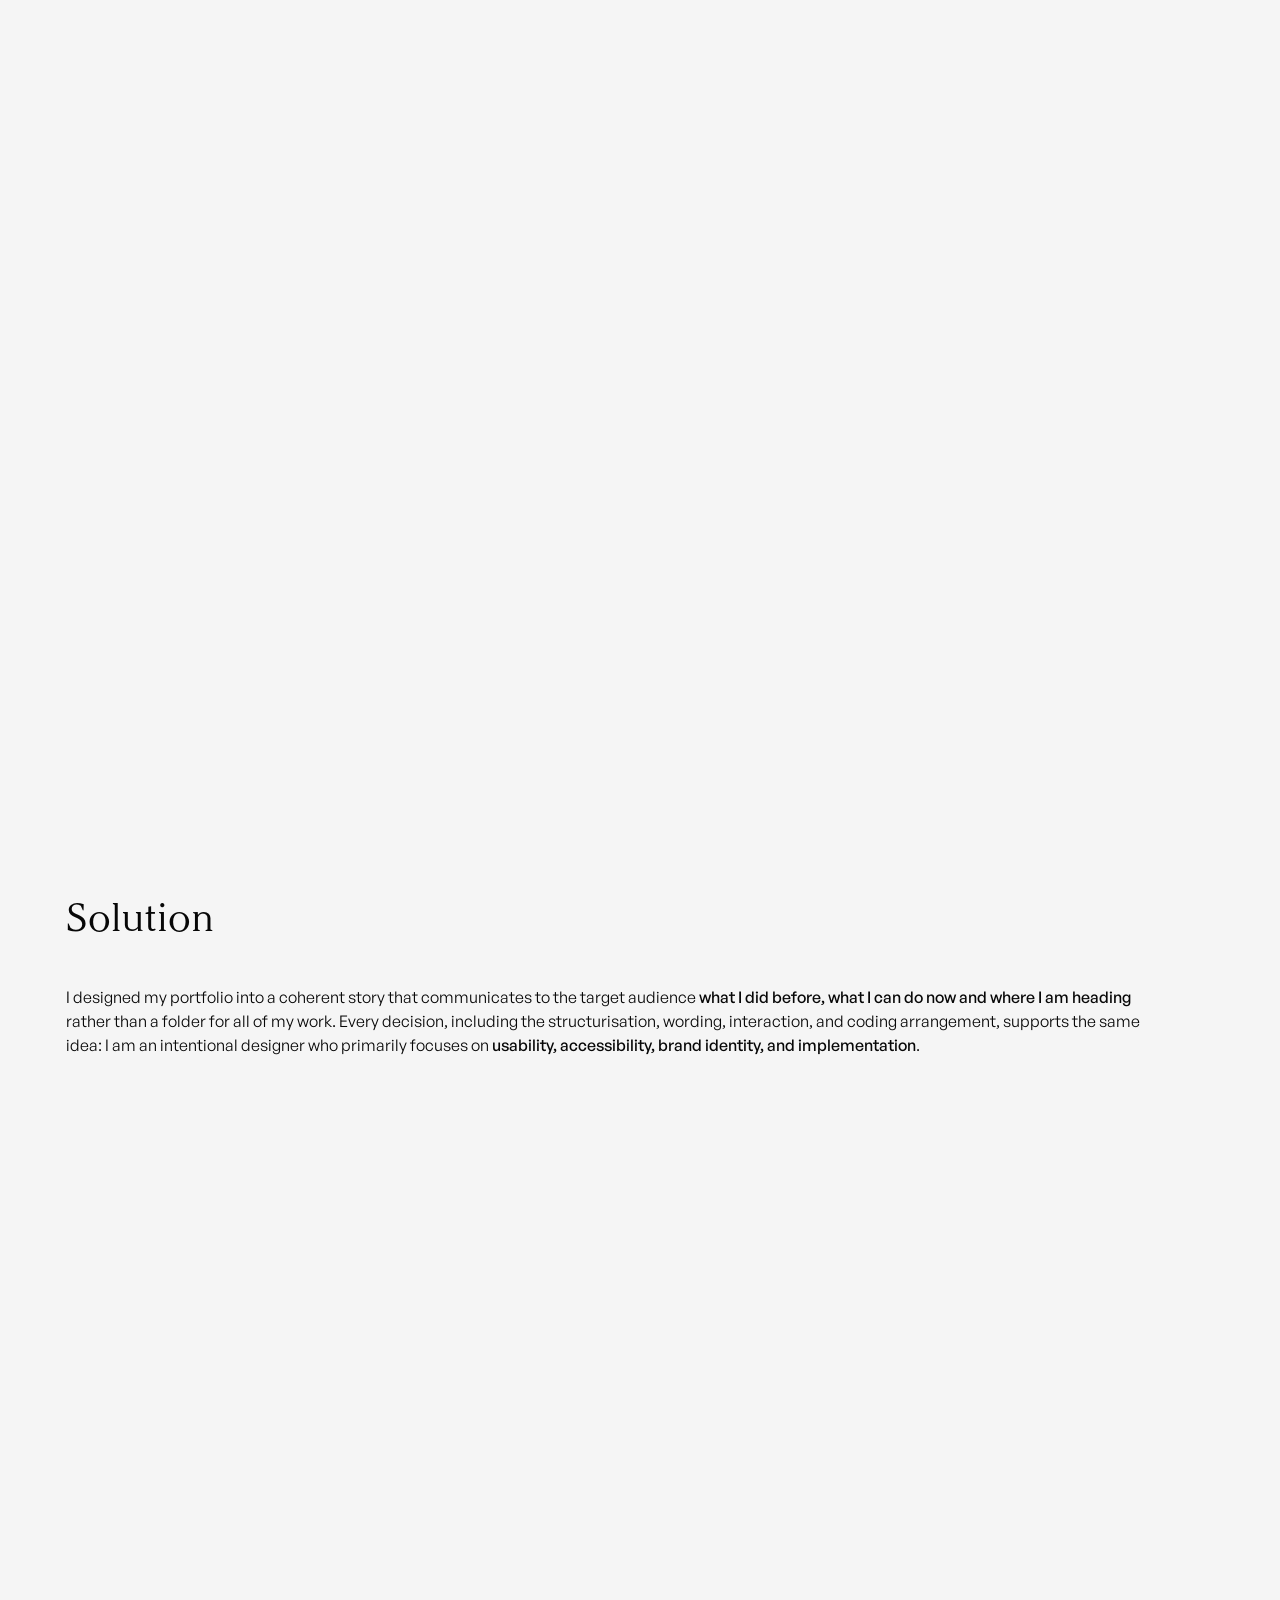
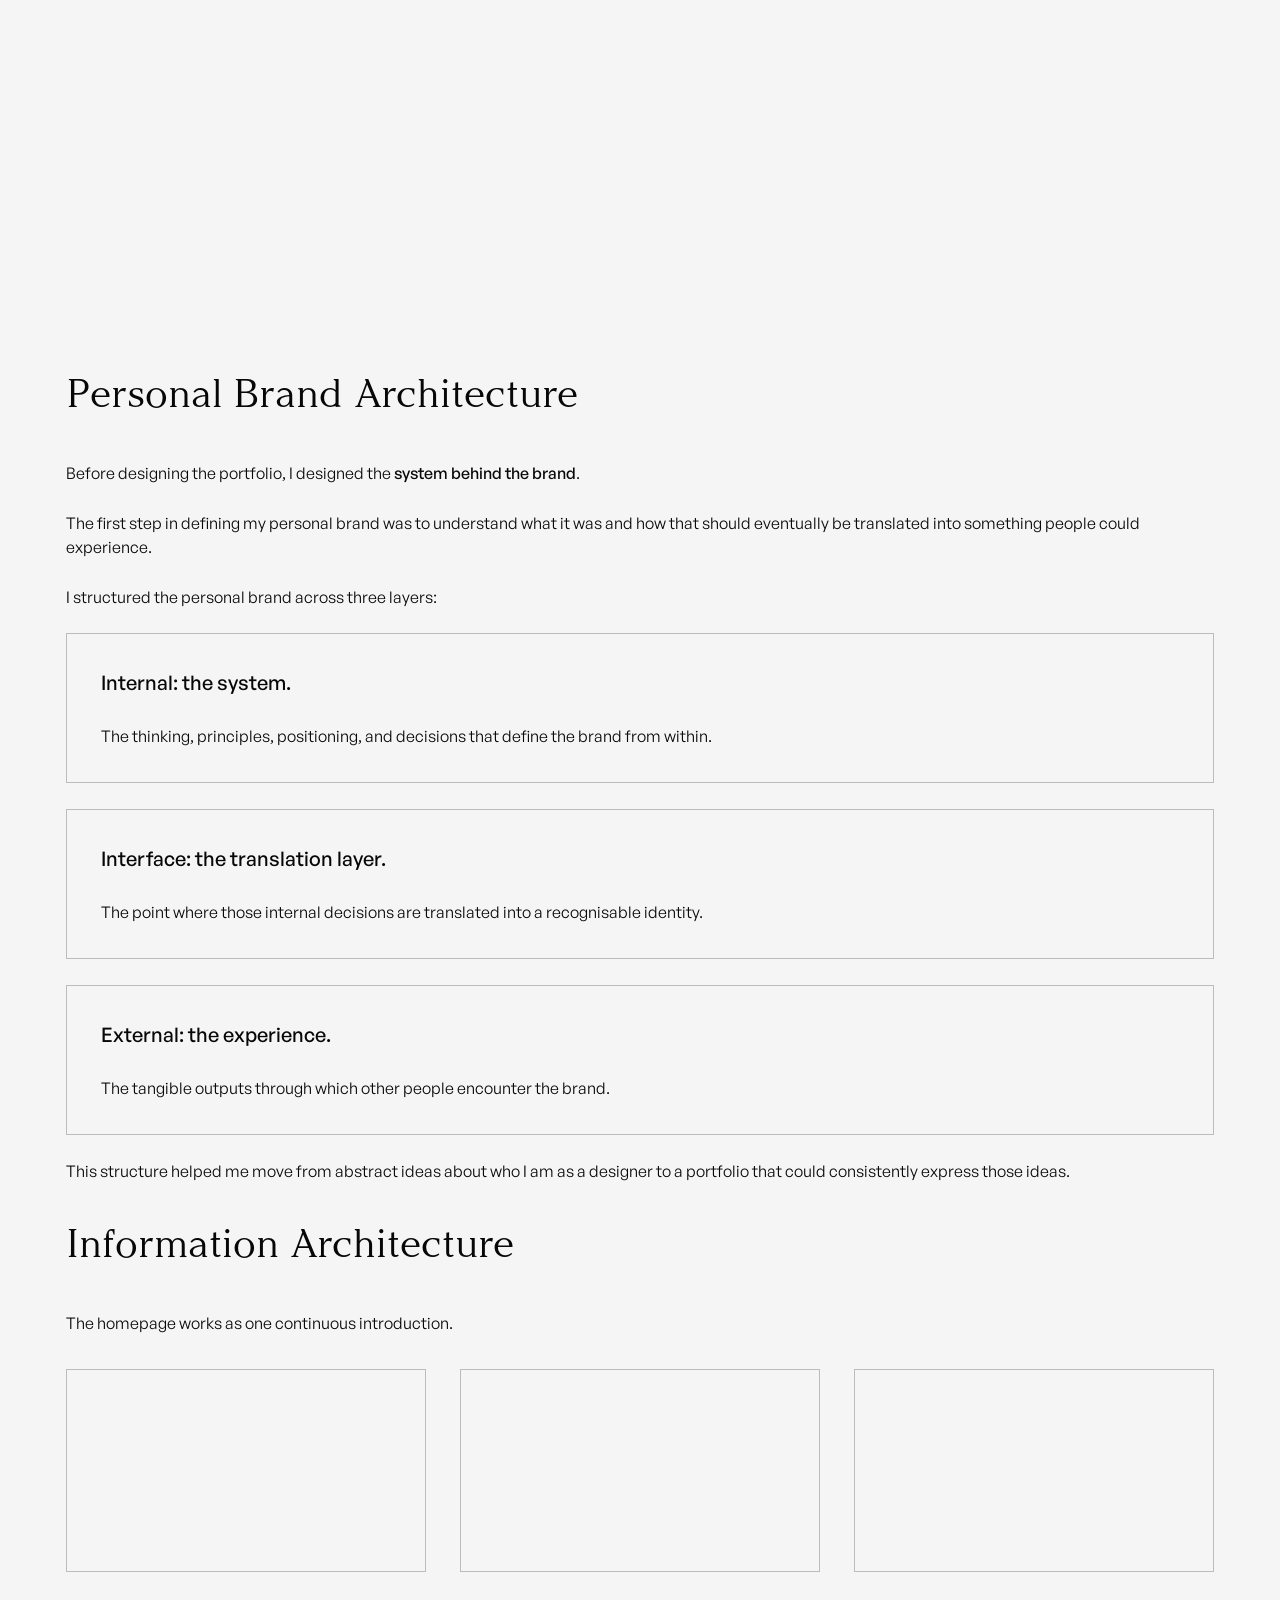
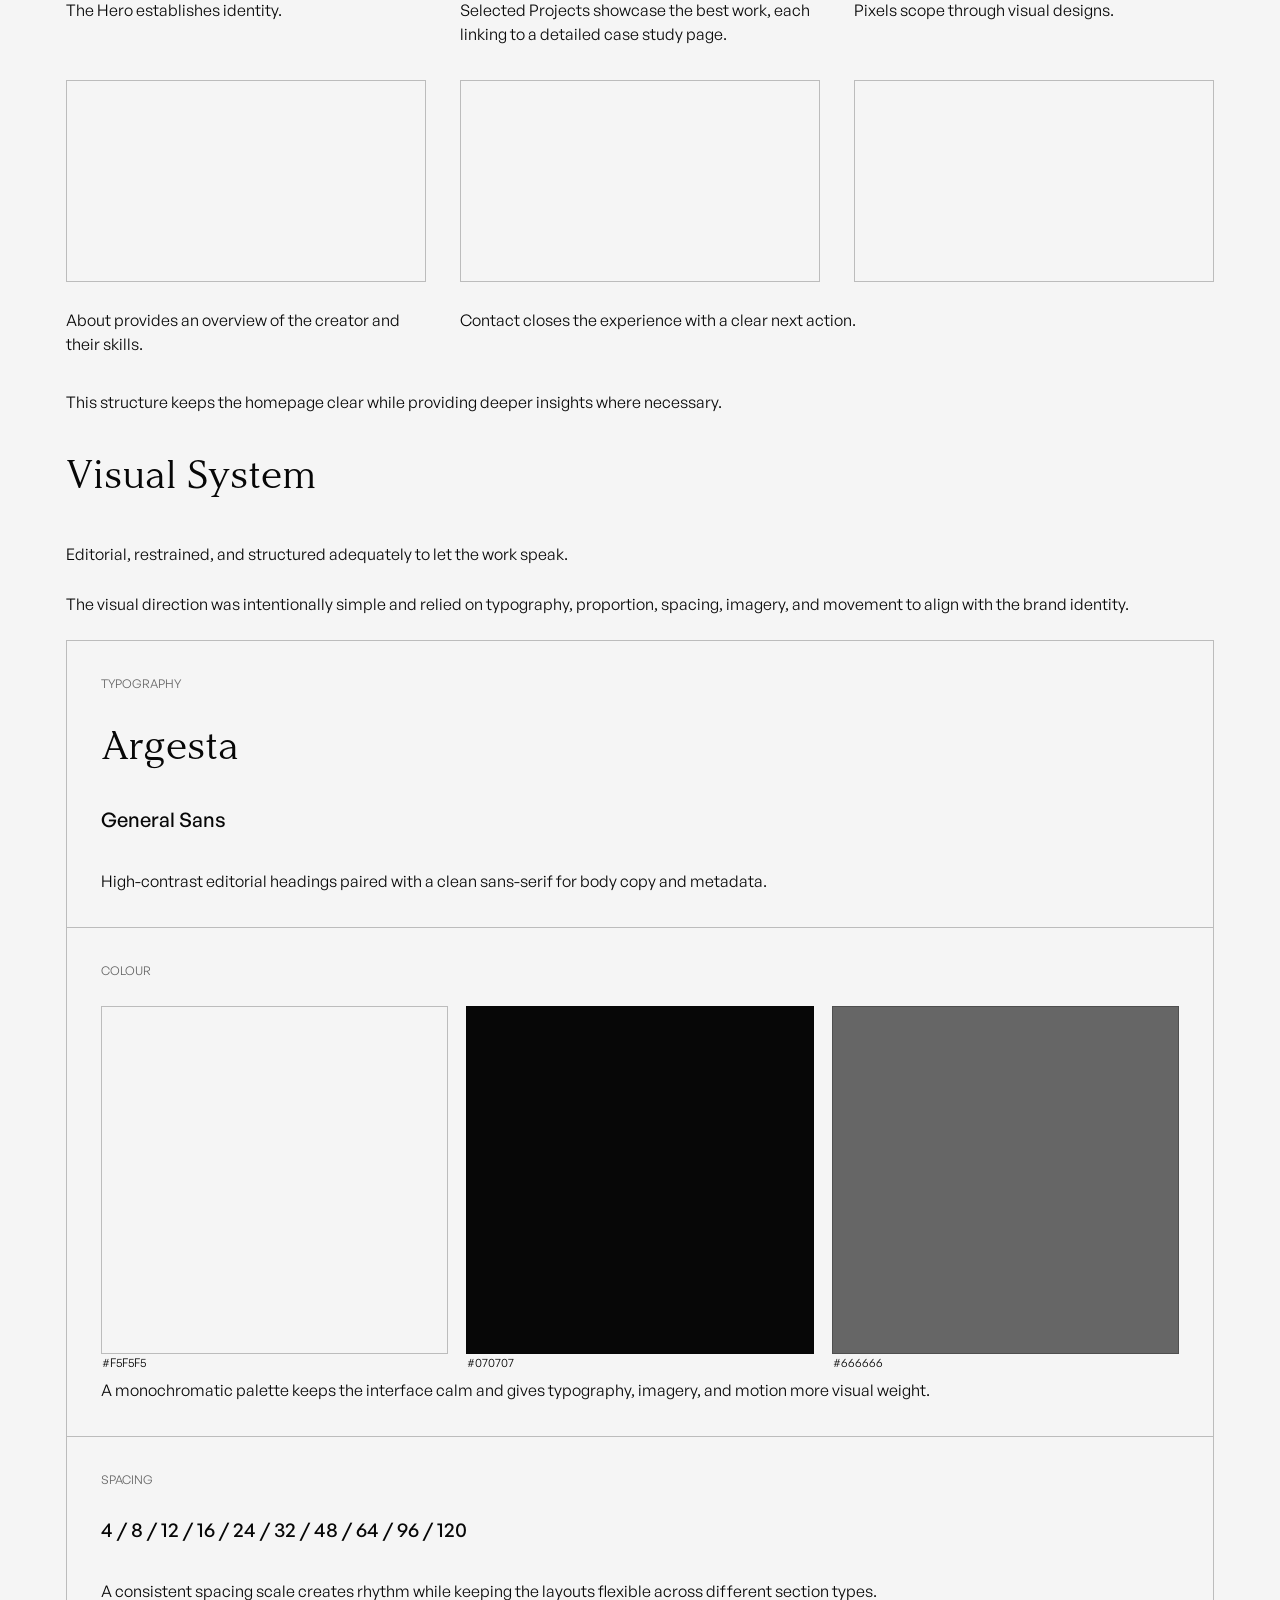
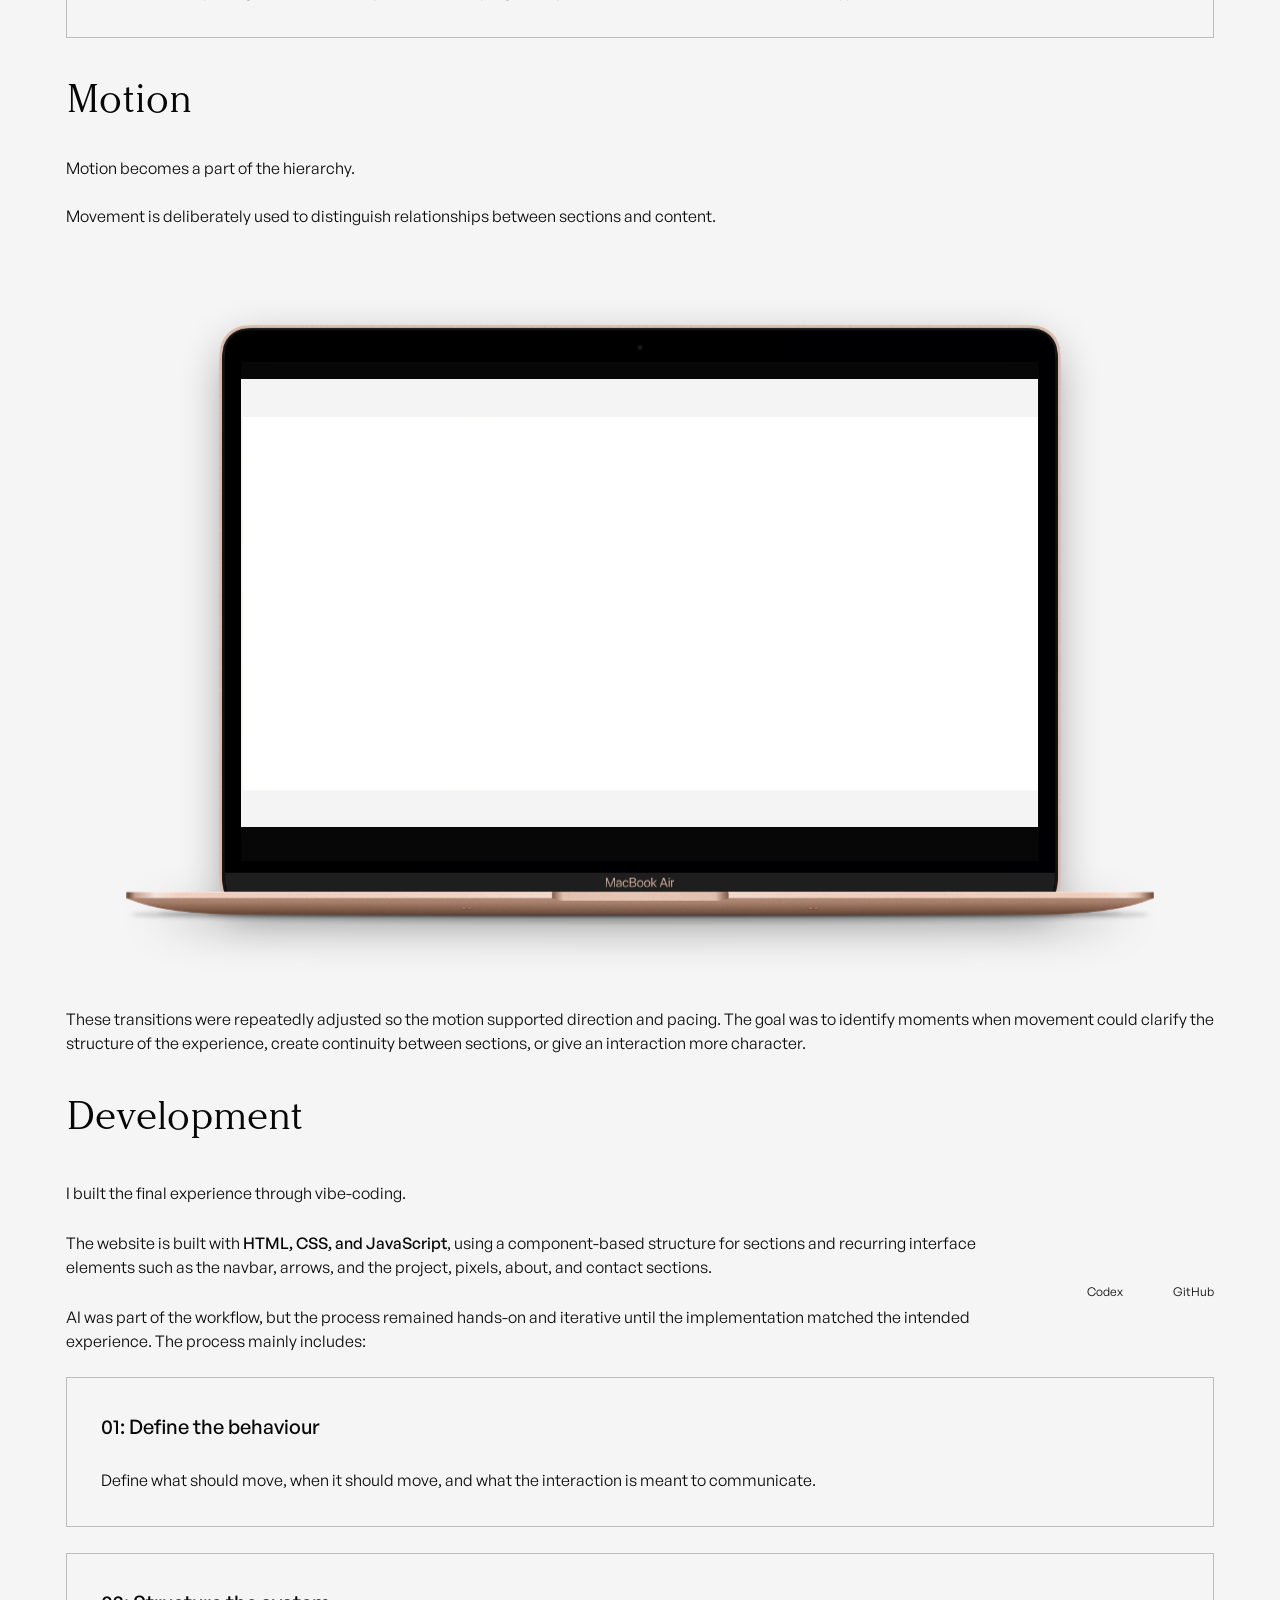
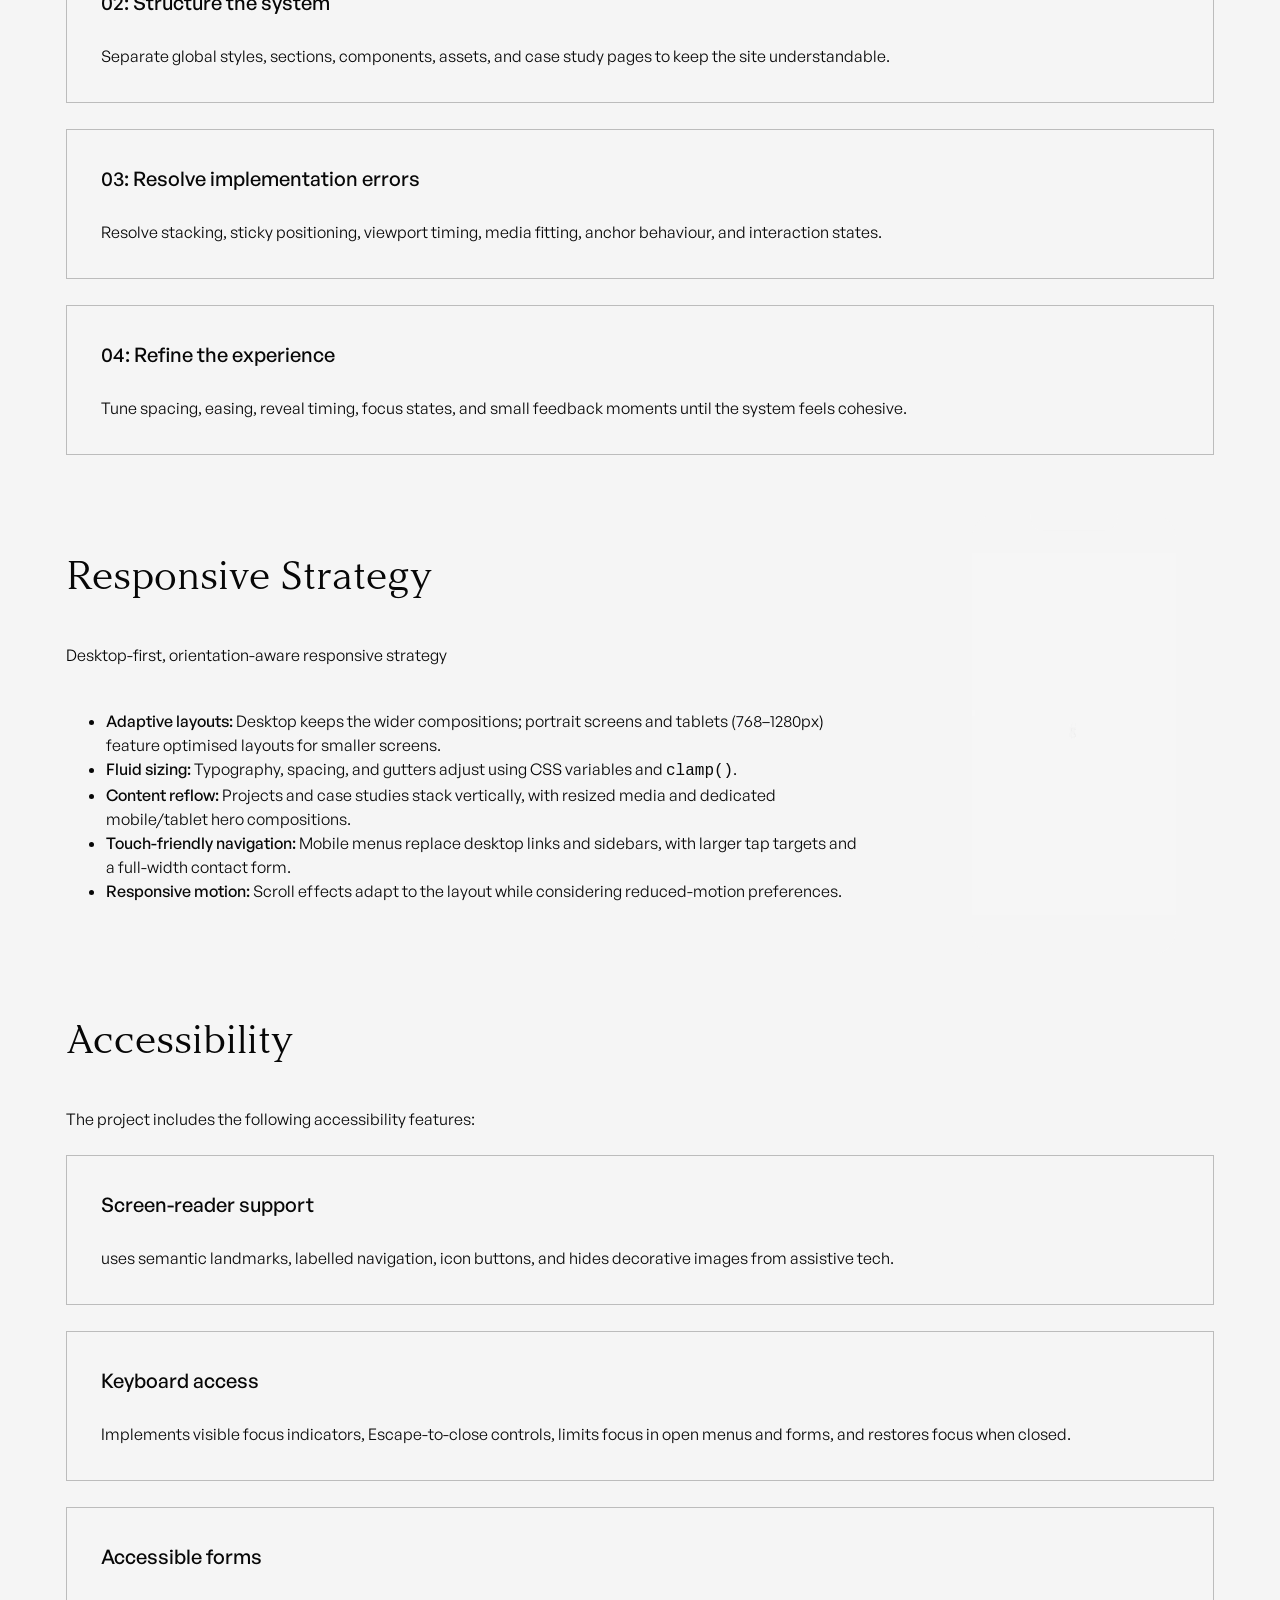
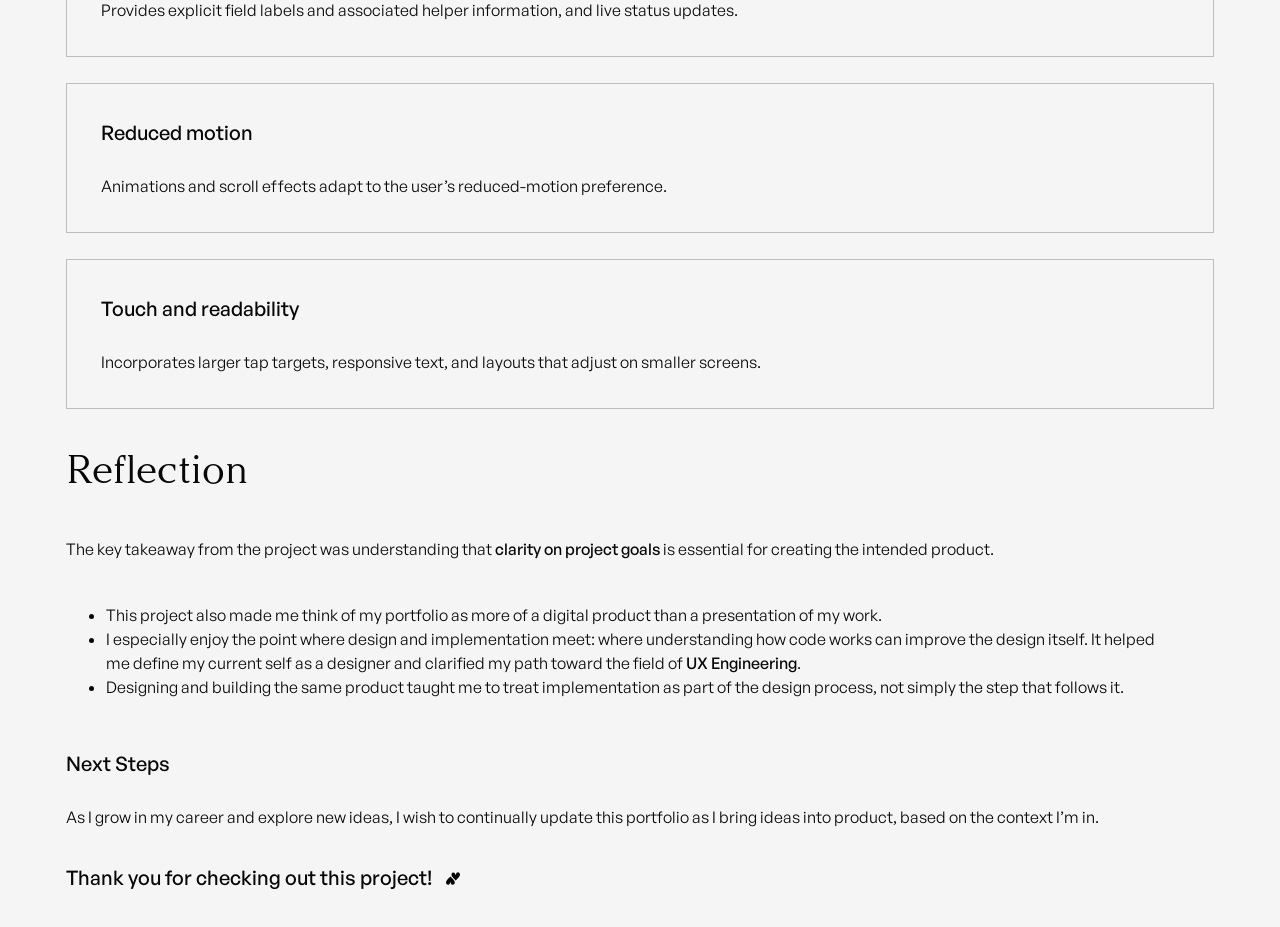
<file: pages/portfolio.html>
<!DOCTYPE html>

<html lang="en">


<head>
    <meta charset="UTF-8">
    <meta http-equiv="Content-Security-Policy" content="default-src 'none'; script-src 'self'; style-src 'self'; style-src-attr 'none'; img-src 'self'; font-src 'self'; media-src 'self' blob:; connect-src 'self' https://script.google.com https://script.googleusercontent.com; object-src 'none'; base-uri 'none'; form-action 'none'; frame-src 'none'; worker-src 'none'">
    <meta name="referrer" content="no-referrer">
    <script src="../js/components/navigation.js"></script>

    <!-- =========================================================
         META
    ========================================================== -->

    <meta
        name="viewport"
        content="width=device-width, initial-scale=1.0"
    >

    <meta
        name="description"
        content="Portfolio website case study by Sania Saju — UX/UI design, personal branding, interaction design and front-end development."
    >

    <meta
        name="author"
        content="Sania Saju"
    >


    <!-- =========================================================
         TITLE
    ========================================================== -->

    <title>Portfolio Case Study — Sania Saju</title>


    <!-- =========================================================
         FAVICON
    ========================================================== -->

    <link
        rel="icon"
        type="image/svg+xml"
        href="../assets/icons/favicon.svg"
    >


    <!-- =========================================================
         CSS
    ========================================================== -->

    <link
        rel="stylesheet"
        href="../css/style.css"
    >

    <!-- LENIS BASE STYLES -->
    <link rel="stylesheet" href="../assets/vendor/lenis/lenis.css">

    <link
        rel="stylesheet"
        href="../css/pages/portfolio.css"
    >

    <link rel="stylesheet" href="../css/responsive.css">
</head>



<body class="portfolio-page">


    <!-- =========================================================
         SHARED PAGE NAVBAR
    ========================================================== -->

    <portfolio-navbar
        class="portfolio-page__navbar"
    ></portfolio-navbar>



    <!-- =========================================================
         PAGE
    ========================================================== -->

    <main class="portfolio-case">



        <!-- =====================================================
             01 — HERO
        ====================================================== -->

        <section
            class="portfolio-hero"
            aria-labelledby="portfolio-title"
        >


            <div class="portfolio-hero__content">


                <div class="portfolio-hero__grid">



                    <!-- =========================================
                         LEFT — VISUAL
                    ========================================== -->

                    <div class="portfolio-hero__visual">


                        <!-- HERO TITLE -->

                        <h1
                            class="portfolio-hero__title"
                            id="portfolio-title"
                        >
                            Portfolio.
                        </h1>



                        <!-- =====================================
                             PORTFOLIO MOCKUP
                        ====================================== -->

                        <figure
                            class="portfolio-hero__mockup"
                            aria-label="Portfolio website mockup"
                        >


                            <div class="portfolio-hero__screen">
                                <img class="portfolio-hero__mobile-preview" src="../assets/images/casestudy/portfolio/Hero.webp" alt="Sania Saju portfolio homepage">

                                <video
                                    class="portfolio-hero__screen-video"
                                    autoplay
                                    muted
                                    loop
                                    playsinline
                                    preload="metadata"
                                    aria-label="Preview of Sania Saju's portfolio website"
                                >
                                    <source
                                        src="../assets/videos/portfolio.webm"
                                        type="video/webm"
                                    >
                                </video>

                            </div>


                            <img
                                class="portfolio-hero__mockup-frame"
                                src="../assets/images/mockups/laptop.svg"
                                alt=""
                                aria-hidden="true"
                            >


                        </figure>


                    </div>



                    <!-- =========================================
                         RIGHT — DETAILS + SUMMARY
                    ========================================== -->

                    <div class="portfolio-hero__info">



                        <!-- =====================================
                             PROJECT DETAILS
                        ====================================== -->

                        <dl class="portfolio-hero__details">


                            <div class="portfolio-hero__detail">

                                <dt>
                                    Project
                                </dt>

                                <dd>
                                    Personal Portfolio
                                </dd>

                            </div>


                            <div class="portfolio-hero__detail">

                                <dt>
                                    Platform
                                </dt>

                                <dd>
                                    Website
                                </dd>

                            </div>


                            <div class="portfolio-hero__detail">

                                <dt>
                                    Role
                                </dt>

                                <dd>
                                    UX/UI Design + Web Development
                                </dd>

                            </div>


                            <div class="portfolio-hero__detail">

                                <dt>
                                    Timeline
                                </dt>

                                <dd>
                                    October 2026
                                </dd>

                            </div>


                            <div class="portfolio-hero__detail">

                                <dt>
                                    Development
                                </dt>

                                <dd>
                                    HTML, CSS, JavaScript + Vibe-coding
                                </dd>

                            </div>


                        </dl>



                        <!-- =====================================
                             SUMMARY
                        ====================================== -->

                        <div class="portfolio-hero__summary">


                            <p class="portfolio-hero__summary-title">

                                Designing a portfolio that reflects how I think
                                and build.

                            </p>


                            <p>

                                A personal portfolio designed to communicate
                                who I am as a designer and developer, and how
                                I approach designing and building digital
                                products.

                            </p>


                        </div>


                    </div>


                </div>


            </div>


        </section>





        <!-- =====================================================
             02 — CASE STUDY
        ====================================================== -->

        <section
            class="portfolio-study"
            aria-label="Portfolio case study"
        >


            <div class="portfolio-study__workspace">



                <!-- =============================================
                     TABLE OF CONTENTS
                ============================================== -->

                <aside
                    class="portfolio-study__sidebar"
                    aria-label="Case study contents"
                >

                <div class="portfolio-study__sidebar-group">


                    <p class="portfolio-study__contents-label">

                        CONTENTS

                    </p>


                    <nav class="portfolio-study__toc">


                        <a
                            class="
                                portfolio-study__toc-link
                                is-active
                            "
                            href="#overview"
                            aria-current="true"
                        >
                            Overview
                        </a>


                        <a
                            class="portfolio-study__toc-link"
                            href="#challenge"
                        >
                            Challenge
                        </a>


                        <a
                            class="portfolio-study__toc-link"
                            href="#solution"
                        >
                            Solution
                        </a>


                        <a
                            class="portfolio-study__toc-link"
                            href="#personal-branding"
                        >
Brand Architecture
</a>


                        <a
                            class="portfolio-study__toc-link"
                            href="#information-architecture"
                        >
                            Information Architecture
                        </a>


                        <a
                            class="portfolio-study__toc-link"
                            href="#visual-system"
                        >
                            Visual System
                        </a>


                        <a
                            class="portfolio-study__toc-link"
                            href="#motion"
                        >
                            Motion
                        </a>


                        <a
                            class="portfolio-study__toc-link"
                            href="#development"
                        >
                            Development
                        </a>


                        <a
                            class="portfolio-study__toc-link"
                            href="#responsive-strategy"
                        >
                            Responsive Strategy
                        </a>


                        <a
                            class="portfolio-study__toc-link"
                            href="#accessibility"
                        >
                            Accessibility
                        </a>


                        <a
                            class="portfolio-study__toc-link"
                            href="#reflection"
                        >
                            Reflection
                        </a>


                    </nav>
                
                </div>

    <!-- =====================================
         BOTTOM — CASE STUDIES
    ====================================== -->

    <div class="portfolio-study__case-studies">

        <p class="portfolio-study__contents-label">
            CASE STUDIES
        </p>


        <nav
            class="portfolio-study__case-study-nav"
            aria-label="Other case studies"
        >

            <a
                class="
                    portfolio-study__case-study-link
                    is-current
                "
                href="./portfolio.html"
                aria-current="page"
            >
                Portfolio
            </a>


            <a
                class="portfolio-study__case-study-link"
                    href="./campinn.html"
                >
                CampInn
            </a>


            <a
                class="portfolio-study__case-study-link"
                href="./alphonsiansgym.html"
            >
                Alphonsians’ Gym
            </a>

        </nav>

    </div>

</aside>


                <!-- =============================================
                     SCROLLABLE CONTENT
                ============================================== -->

                <div
                    class="portfolio-study__content"
                    tabindex="0"
                    aria-label="Portfolio case study content"
                >



                    <!-- =========================================
                         OVERVIEW
                    ========================================== -->

                    <section
                        class="portfolio-study__section"
                        id="overview"
                        data-study-section
                        aria-labelledby="overview-title"
                    >


                        <h2
                            class="portfolio-study__heading"
                            id="overview-title"
                        >
                            Overview
                        </h2>


                        <div class="portfolio-study__body">
<p>I needed a portfolio that could explain how I approach design, connect projects from different parts of my background, and make the direction I am growing toward feel intentional.</p>
<p>The project, therefore, became a combination of personal branding, UX strategy, interaction design, visual systems, and front-end development. The website itself needed to demonstrate the same qualities I want my work to communicate: <strong>clarity, thoughtfulness, restraint, accessibility, and attention to detail</strong>.</p>
</div>


                    </section>





                    <!-- =========================================
                         CHALLENGE
                    ========================================== -->

                    <section
                        class="portfolio-study__section"
                        id="challenge"
                        data-study-section
                        aria-labelledby="challenge-title"
                    >


                        <div
                            class="
                                portfolio-study__split
                                portfolio-study__split--challenge
                            "
                        >



                            <!-- =================================
                                 TEXT COLUMN
                            ================================== -->

                            <div class="portfolio-study__text-column">


                                <h2
                                    class="portfolio-study__heading"
                                    id="challenge-title"
                                >
                                    Challenge
                                </h2>

                                <div class="portfolio-study__body">
<p>My background includes branding, content strategy, research, front-end development, and UX design. Presenting everything as equally important could easily feel irrelevant and chaotic, so the challenge was to choose relevant content and present it cohesively.</p>
</div>


                            </div>



                            <!-- =================================
                                 MEDIA COLUMN
                            ================================== -->

                            <figure
                                class="
                                    portfolio-study__media
                                    portfolio-study__media--challenge
                                "
                            >
                                <img
                                    src="../assets/images/casestudy/portfolio/challenge.webp"
                                    alt="My Designs"
                                    loading="lazy"
                                    decoding="async"
                                >
                            </figure>

                        </div>


                    </section>





                    <!-- =========================================
                         SOLUTION
                    ========================================== -->

                    <section
                        class="portfolio-study__section"
                        id="solution"
                        data-study-section
                        aria-labelledby="solution-title"
                    >


                        <div
                            class="
                                portfolio-study__split
                                portfolio-study__split--media-first
                                portfolio-study__split--solution
                            "
                        >



                            <!-- =================================
                                 MEDIA COLUMN
                            ================================== -->

                            <figure
                                class="
                                    portfolio-study__media
                                    portfolio-study__media--solution
                                "
                            >
                                <img
                                    src="../assets/images/casestudy/portfolio/solution.webp"
                                    alt="Designed Solution"
                                    loading="lazy"
                                    decoding="async"
                                >

                            </figure>



                            <!-- =================================
                                 TEXT COLUMN
                            ================================== -->

                            <div class="portfolio-study__text-column">


                                <h2
                                    class="portfolio-study__heading"
                                    id="solution-title"
                                >
                                    Solution
                                </h2>


                                <div class="portfolio-study__body">
<p>I designed my portfolio into a coherent story that communicates to the target audience <strong>what I did before, what I can do now and where I am heading</strong> rather than a folder for all of my work. Every decision, including the structurisation, wording, interaction, and coding arrangement, supports the same idea: I am an intentional designer who primarily focuses on <strong>usability, accessibility, brand identity, and implementation</strong>.</p>
</div>


                            </div>


                        </div>


                    </section>





                    <!-- =========================================
                         PERSONAL BRANDING
                    ========================================== -->

                    <section
                        class="portfolio-study__section"
                        id="personal-branding"
                        data-study-section
                        aria-labelledby="branding-title"
                    >


                        <h2
                            class="portfolio-study__heading"
                            id="branding-title"
                        >
Personal Brand Architecture
</h2>

                        <div class="portfolio-study__body">
<p>Before designing the portfolio, I designed the <strong>system behind the brand</strong>.</p>
<p>The first step in defining my personal brand was to understand what it was and how that should eventually be translated into something people could experience.</p>
<p>I structured the personal brand across three layers:</p>
</div>



                        <!-- =====================================
                             BRAND FRAMEWORK
                        ====================================== -->

                        <div class="portfolio-study__brand-grid">


                            <article class="portfolio-study__brand-card">

                                <h3>
Internal: the system.
</h3>

                                <p>
The thinking, principles, positioning, and decisions that define the brand from within.
</p>

                            </article>


                            <article class="portfolio-study__brand-card">

                                <h3>
Interface: the translation layer.
</h3>

                                <p>
The point where those internal decisions are translated into a recognisable identity.
</p>

                            </article>


                            <article class="portfolio-study__brand-card">

                                <h3>
External: the experience.
</h3>

                                <p>
The tangible outputs through which other people encounter the brand.
</p>

                            </article>


                        </div>


                        <div class="portfolio-study__body">
<p>This structure helped me move from abstract ideas about who I am as a designer to a portfolio that could consistently express those ideas.</p>
</div>


                    </section>





                    <!-- =========================================
                         INFORMATION ARCHITECTURE
                    ========================================== -->

                    <section
                        class="portfolio-study__section"
                        id="information-architecture"
                        data-study-section
                        aria-labelledby="ia-title"
                    >
                        <h2 class="portfolio-study__heading" id="ia-title">Information Architecture</h2>
                        <div class="portfolio-study__body">
                            <p>The homepage works as one continuous introduction.</p>
                        </div>
                        <div class="portfolio-study__ia-grid">
                            <figure class="portfolio-study__ia-card"><div class="portfolio-study__ia-preview">
                                    <img src="../assets/images/casestudy/portfolio/Hero.webp" alt="Portfolio homepage hero" loading="lazy" decoding="async">
                                </div><figcaption>The Hero establishes identity.</figcaption></figure>
                            <figure class="portfolio-study__ia-card"><div class="portfolio-study__ia-preview">
                                    <img src="../assets/images/casestudy/portfolio/gym.webp" alt="Selected project with laptop mockup" loading="lazy" decoding="async">
                                </div><figcaption>Selected Projects showcase the best work, each linking to a detailed case study page.</figcaption></figure>
                            <figure class="portfolio-study__ia-card"><div class="portfolio-study__ia-preview">
                                    <img src="../assets/images/casestudy/portfolio/pages.webp" alt="Pixels visual design collection" loading="lazy" decoding="async">
                                </div><figcaption>Pixels scope through visual designs.</figcaption></figure>
                            <figure class="portfolio-study__ia-card"><div class="portfolio-study__ia-preview">
                                    <img src="../assets/images/casestudy/portfolio/about.webp" alt="About section with portrait and introduction" loading="lazy" decoding="async">
                                </div><figcaption>About provides an overview of the creator and their skills.</figcaption></figure>
                            <figure class="portfolio-study__ia-card portfolio-study__ia-card--contact"><div class="portfolio-study__ia-contact-previews"><div class="portfolio-study__ia-preview">
                                    <img src="../assets/images/casestudy/portfolio/contact.webp" alt="Contact section with an invitation to get in touch" loading="lazy" decoding="async">
                                </div><div class="portfolio-study__ia-preview">
                                    <img src="../assets/images/casestudy/portfolio/form.webp" alt="Contact section with its form open" loading="lazy" decoding="async">
                                </div></div><figcaption>Contact closes the experience with a clear next action.</figcaption></figure>
                        </div>
                        <div class="portfolio-study__body portfolio-study__ia-summary">
                            <p>This structure keeps the homepage clear while providing deeper insights where necessary.</p>
                        </div>
                    </section>


                    <!-- =========================================
                         VISUAL SYSTEM
                    ========================================== -->

                    <section
                        class="portfolio-study__section"
                        id="visual-system"
                        data-study-section
                        aria-labelledby="visual-system-title"
                    >


                        <h2
                            class="portfolio-study__heading"
                            id="visual-system-title"
                        >
                            Visual System
                        </h2>

                        <div class="portfolio-study__body">
<p>Editorial, restrained, and structured adequately to let the work speak.</p>
<p>The visual direction was intentionally simple and relied on typography, proportion, spacing, imagery, and movement to align with the brand identity.</p>
</div>



                        <!-- =====================================
                             VISUAL SYSTEM GRID
                        ====================================== -->

                        <div class="portfolio-study__system-grid">



                            <!-- TYPOGRAPHY -->

                            <article class="portfolio-study__system-card">


                                <p class="portfolio-study__micro-label">

                                    Typography

                                </p>


                                <div class="portfolio-study__type-sample">

                                    <span>
                                        Argesta
                                    </span>

                                    <span>
                                        General Sans
                                    </span>

                                </div>


                                <p>
High-contrast editorial headings paired with a clean sans-serif for body copy and metadata.</p>


                            </article>



                            <!-- COLOUR -->

                            <article class="portfolio-study__system-card">


                                <p class="portfolio-study__micro-label">

                                    Colour

                                </p>


                                <div
                                    class="portfolio-study__swatches"
                                    aria-label="Colour palette"
                                >

                                    <span
                                        data-hex="#F5F5F5"
                                    ></span>

                                    <span
                                        data-hex="#070707"
                                    ></span>

                                    <span
                                        data-hex="#666666"
                                    ></span>

                                </div>


<p>A monochromatic palette keeps the interface calm and gives typography, imagery, and motion more visual weight.
</p>


                            </article>



                            <!-- SPACING -->

                            <article class="portfolio-study__system-card">


                                <p class="portfolio-study__micro-label">

                                    Spacing

                                </p>


                                <p class="portfolio-study__spacing-sample">

                                    4 / 8 / 12 / 16 / 24 / 32 / 48 / 64 /
                                    96 / 120

                                </p>


                                <p>
A consistent spacing scale creates rhythm while keeping the layouts flexible across different section types.</p>


                            </article>


                        </div>


                    </section>





                    <!-- =========================================
     MOTION
========================================== -->

<section
    class="
        portfolio-study__section
        portfolio-study__section--motion
    "
    id="motion"
    data-study-section
    aria-labelledby="motion-title"
>


    <!-- =================================
         TEXT
    ================================== -->

    <div class="portfolio-study__text-column">


        <h2
            class="portfolio-study__heading"
            id="motion-title"
        >
            Motion
        </h2>


        <div class="portfolio-study__body">
<p>Motion becomes a part of the hierarchy.</p>
<p>Movement is deliberately used to distinguish relationships between sections and content.</p>
</div>


    </div>



    <!-- =================================
         MEDIA
    ================================== -->

    <figure
        class="
            portfolio-study__media
            portfolio-study__media--motion"
        aria-label="Hero motion sequence"
    >

        <div class="portfolio-hero__screen">
                                <img class="portfolio-hero__mobile-preview" src="../assets/images/casestudy/portfolio/Hero.webp" alt="Sania Saju portfolio homepage">

                                <video
                                    class="portfolio-hero__screen-video"
                                    autoplay
                                    muted
                                    loop
                                    playsinline
                                    preload="metadata"
                                    aria-label="Preview of Sania Saju's portfolio website"
                                >
<source
                                        src="../assets/videos/portfolio.webm"
                                        type="video/webm"
                                    >
                                </video>

                            </div>


                            <img
                                class="portfolio-hero__mockup-frame"
                                src="../assets/images/mockups/laptop.svg"
                                alt=""
                                aria-hidden="true"
                            >


                        </figure>
                        
                        <p>These transitions were repeatedly adjusted so the motion supported direction and pacing. The goal was to identify moments when movement could clarify the structure of the experience, create continuity between sections, or give an interaction more character.</p>

</section>





                    <!-- =========================================
                         DEVELOPMENT
                    ========================================== -->

                    <section
                        class="portfolio-study__section"
                        id="development"
                        data-study-section
                        aria-labelledby="development-title"
                    >


                        <h2
                            class="portfolio-study__heading"
                            id="development-title"
                        >
                            Development
                        </h2>

                        <div class="portfolio-study__development-intro">
                            <div class="portfolio-study__body">
<p>I built the final experience through vibe-coding.</p>
<p>The website is built with <strong>HTML, CSS, and JavaScript</strong>, using a component-based structure for sections and recurring interface elements such as the navbar, arrows, and the project, pixels, about, and contact sections.</p>
<p>AI was part of the workflow, but the process remained hands-on and iterative until the implementation matched the intended experience. The process mainly includes:</p>
</div>
                            <div class="portfolio-study__development-tools" aria-label="Development tools">
                                <figure class="portfolio-study__development-tool">
                                    <img src="../assets/icons/tools/codex.svg" alt="" width="64" height="64" loading="lazy" decoding="async">
                                    <figcaption>Codex</figcaption>
                                </figure>
                                <figure class="portfolio-study__development-tool">
                                    <img src="../assets/icons/github.svg" alt="" width="64" height="64" loading="lazy" decoding="async">
                                    <figcaption>GitHub</figcaption>
                                </figure>
                            </div>
                        </div>



                        <!-- =====================================
                             DEVELOPMENT PROCESS
                        ====================================== -->

                        <div class="portfolio-study__development-grid">


                            <article>

                                <h3>
                                    01: Define the behaviour   
                                </h3>


                                <p>Define what should move, when it should move, and what the interaction is meant to communicate.</p>


                            </article>


                            <article>


                                <h3>
                                    02: Structure the system
                                </h3>


                                <p>Separate global styles, sections, components, assets, and case study pages to keep the site understandable.</p>


                            </article>


                            <article>

                                <h3>
                                    03: Resolve implementation errors
                                </h3>


                                <p>Resolve stacking, sticky positioning, viewport timing, media fitting, anchor behaviour, and interaction states.</p>


                            </article>


                            <article>


                                <h3>
                                    04: Refine the experience
                                </h3>


                                <p>Tune spacing, easing, reveal timing, focus states, and small feedback moments until the system feels cohesive.</p>


                            </article>


                        </div>


                        


                    </section>





                    <!-- =========================================
                         RESPONSIVE STRATEGY
                    ========================================== -->

                    <section
                        class="portfolio-study__section portfolio-study__section--responsive"
                        id="responsive-strategy"
                        data-study-section
                        aria-labelledby="responsive-title"
                    >


                        <div class="portfolio-study__text-column">
                        <h2
                            class="portfolio-study__heading"
                            id="responsive-title"
                        >
                            Responsive Strategy
                        </h2>

                        <div class="portfolio-study__body">
<p> Desktop-first, orientation-aware responsive strategy</p>
<ul> <li><strong>Adaptive layouts:</strong> Desktop keeps the wider compositions; portrait screens and tablets (768–1280px) feature optimised layouts for smaller screens.</li>
<li><strong>Fluid sizing:</strong> Typography, spacing, and gutters adjust using CSS variables and <code>clamp()</code>.</li>
<li><strong>Content reflow:</strong> Projects and case studies stack vertically, with resized media and dedicated mobile/tablet hero compositions.</li>
<li><strong>Touch-friendly navigation:</strong> Mobile menus replace desktop links and sidebars, with larger tap targets and a full-width contact form.</li>
<li><strong>Responsive motion:</strong> Scroll effects adapt to the layout while considering reduced-motion preferences.</li></ul>
</div>


                                            </div>
                        <figure class="portfolio-study__phone" aria-label="Mobile portfolio preview">
                            <div class="portfolio-study__phone-screen">
                                <video class="portfolio-study__phone-video" autoplay muted loop playsinline preload="metadata" aria-label="Preview of the portfolio on mobile">
                                    <source src="../assets/videos/portfolio-mobile.webm" type="video/webm">
                                </video>
                            </div>
                            <img class="portfolio-study__phone-frame" src="../assets/images/mockups/mobile.svg" alt="" aria-hidden="true" width="989" height="2000" loading="lazy" decoding="async">
                        </figure>
                    </section>





                    <!-- =========================================
                         ACCESSIBILITY
                    ========================================== -->

                    <section
                        class="portfolio-study__section"
                        id="accessibility"
                        data-study-section
                        aria-labelledby="accessibility-title"
                    >


                        <h2
                            class="portfolio-study__heading"
                            id="accessibility-title"
                        >
                            Accessibility
                        </h2>

                        <div class="portfolio-study__body">
<p>The project includes the following accessibility features:</p>
</div>



                        <!-- =====================================
                             ACCESSIBILITY LIST
                        ====================================== -->

                        <div class="portfolio-study__development-grid portfolio-study__accessibility-grid">


                            <article>


                                <h3>
Screen-reader support
</h3>


                                <p>
uses semantic landmarks, labelled navigation, icon buttons, and hides decorative images from assistive tech.
</p>


                            </article>


                            <article>


                                <h3>
Keyboard access
</h3>


                                <p>
Implements visible focus indicators, Escape-to-close controls, limits focus in open menus and forms, and restores focus when closed.
</p>


                            </article>


                            <article>


                                <h3>
Accessible forms
</h3>


                                <p>
Provides explicit field labels and associated helper information, and live status updates.
</p>


                            </article>


                            <article>


                                <h3>
Reduced motion
</h3>


                                <p>
Animations and scroll effects adapt to the user’s reduced-motion preference.
</p>


                            </article>


                            <article>


                                <h3>
Touch and readability
</h3>


                                <p>
Incorporates larger tap targets, responsive text, and layouts that adjust on smaller screens.
</p>


                            </article>


                        </div>


                    </section>





                    <!-- =========================================
                         REFLECTION
                    ========================================== -->

                    <section
                        class="
                            portfolio-study__section
                            portfolio-study__section--last
                        "
                        id="reflection"
                        data-study-section
                        aria-labelledby="reflection-title"
                    >


                        <h2
                            class="portfolio-study__heading"
                            id="reflection-title"
                        >
                            Reflection
                        </h2>

                        <div class="portfolio-study__body">
<p>The key takeaway from the project was understanding that <strong>clarity on project goals</strong> is essential for creating the intended product.</p>
<ul class="portfolio-study__reflection"><li>This project also made me think of my portfolio as more of a digital product than a presentation of my work.</li>
<li>I especially enjoy the point where design and implementation meet: where understanding how code works can improve the design itself. It helped me define my current self as a designer and clarified my path toward the field of <strong>UX Engineering</strong>.</li>
<li>Designing and building the same product taught me to treat implementation as part of the design process, not simply the step that follows it.</li></ul>
</div>



                        <!-- =====================================
                             NEXT STEPS
                        ====================================== -->

                        <div class="portfolio-study__next-steps">


                            <h3>
                                Next Steps
                            </h3>


                            <p>
As I grow in my career and explore new ideas, I wish to continually update this portfolio as I bring ideas into product, based on the context I’m in.
</p>


                        </div>



                        <!-- =====================================
                             CLOSING
                        ====================================== -->

                        <div class="portfolio-study__closing">

                            <p>
                                Thank you for checking out this project!
                            </p>

                            <img
                                class="portfolio-study__closing-icon"
                                src="../assets/icons/closing-mark.svg"
                                alt=""
                                aria-hidden="true"
                            >

                        </div>


                    </section>


                </div>


            </div>


        </section>


    </main>



    <!-- =========================================================
         JAVASCRIPT
    ========================================================== -->

    <!-- LENIS LIBRARY: loaded before the case-study controller -->
    <script src="../assets/vendor/lenis/lenis.min.js" defer></script>

    <script
        src="../js/components/navbar.js"
        defer
    ></script>

    <script
        src="../js/pages/portfolio.js"
        defer
    ></script>


</body>


</html>
</file>
<file: assets/vendor/lenis/lenis.css>
html.lenis,
html.lenis body {
  height: auto;
}

.lenis:not(.lenis-autoToggle).lenis-stopped {
  overflow: clip;
}

.lenis [data-lenis-prevent],
.lenis [data-lenis-prevent-wheel],
.lenis [data-lenis-prevent-touch],
.lenis [data-lenis-prevent-vertical],
.lenis [data-lenis-prevent-horizontal] {
  overscroll-behavior: contain;
}

.lenis.lenis-smooth iframe {
  pointer-events: none;
}

.lenis.lenis-autoToggle {
  transition-property: overflow;
  transition-duration: 1ms;
  transition-behavior: allow-discrete;
}
</file>
<file: css/style.css>
/* ============================================================
   SANIA SAJU — PORTFOLIO
   GLOBAL STYLES

   Contains:
   - Component + section imports
   - Fonts
   - Design tokens
   - Reset
   - Global element styles
   - Accessibility utilities
   - Global reduced-motion handling
============================================================ */


/* ============================================================
   01. COMPONENTS
============================================================ */

@import url("./components/navbar.css");
@import url("./components/arrow.css");
@import url("./components/loading.css");


/* ============================================================
   02. HOME SECTIONS
============================================================ */

@import url("./sections/hero.css");
@import url("./sections/projects.css");
@import url("./sections/pages.css");
@import url("./sections/about.css");
@import url("./sections/contact.css");


/* ============================================================
   03. FONTS
============================================================ */

@font-face {
    font-family: "Argesta Headline";
    src: url("../assets/fonts/ArgestaHeadline.otf") format("opentype");
    font-style: normal;
    font-weight: 400;
    font-display: swap;
}

@font-face {
    font-family: "Argesta Display";
    src: url("../assets/fonts/ArgestaDisplay.otf") format("opentype");
    font-style: normal;
    font-weight: 400;
    font-display: swap;
}

@font-face {
    font-family: "Argesta Display";
    src: url("../assets/fonts/ArgestaDisplayItalic.otf") format("opentype");
    font-style: italic;
    font-weight: 400;
    font-display: swap;
}

@font-face {
    font-family: "General Sans";
    src: url("../assets/fonts/GeneralSansRegular.otf") format("opentype");
    font-style: normal;
    font-weight: 400;
    font-display: swap;
}

@font-face {
    font-family: "General Sans";
    src: url("../assets/fonts/GeneralSansMedium.otf") format("opentype");
    font-style: normal;
    font-weight: 500;
    font-display: swap;
}


/* ============================================================
   04. DESIGN TOKENS
============================================================ */

:root {

    /* --------------------------------------------------------
       COLORS
    --------------------------------------------------------- */

    --gray: #F5F5F5;
    --paper: #F5F5F5;
    --black: #070707;
    --muted: #666666;
    --subtle: #999999;


    /* --------------------------------------------------------
       H1
    --------------------------------------------------------- */

    --h1-family: "Argesta Headline", Georgia, serif;
    --h1-size: 108px;
    --h1-weight: 400;
    --h1-line-height: 0.96;
    --h1-letter-spacing: 0;


    /* --------------------------------------------------------
       H2
    --------------------------------------------------------- */

    --h2-family: "Argesta Display", Georgia, serif;
    --h2-size: 72px;
    --h2-weight: 400;
    --h2-line-height: 1.02;
    --h2-letter-spacing: 0;


    /* --------------------------------------------------------
       H3
    --------------------------------------------------------- */

    --h3-family: "Argesta Display", Georgia, serif;
    --h3-size: 48px;
    --h3-weight: 400;
    --h3-line-height: 1.08;
    --h3-letter-spacing: 0;


    /* --------------------------------------------------------
       INFO
    --------------------------------------------------------- */

    --info-family: "Argesta Display", Georgia, serif;
    --info-size: 18px;
    --info-weight: 400;
    --info-style: italic;
    --info-line-height: 1.24;
    --info-letter-spacing: 0;


    /* --------------------------------------------------------
       BODY
    --------------------------------------------------------- */

    --body-family: "General Sans", Arial, sans-serif;
    --body-size: 16px;
    --body-weight: 400;
    --body-line-height: 1.5;
    --body-letter-spacing: 0;


    /* --------------------------------------------------------
       BODY LARGE
    --------------------------------------------------------- */

    --body-large-family: "General Sans", Arial, sans-serif;
    --body-large-size: 18px;
    --body-large-weight: 500;
    --body-large-line-height: 1.52;
    --body-large-letter-spacing: 0;


    /* --------------------------------------------------------
       METADATA
    --------------------------------------------------------- */

    --metadata-family: "General Sans", Arial, sans-serif;
    --metadata-size: 14px;
    --metadata-weight: 400;
    --metadata-line-height: 1.4;
    --metadata-letter-spacing: 0;


    /* --------------------------------------------------------
       SPACING
    --------------------------------------------------------- */

    --space-01: 4px;
    --space-02: 8px;
    --space-03: 12px;
    --space-04: 16px;
    --space-05: 24px;
    --space-06: 32px;
    --space-07: 48px;
    --space-08: 64px;
    --space-09: 96px;
    --space-10: 120px;


    /* --------------------------------------------------------
       ARROW
    --------------------------------------------------------- */

    --arrow-default-length: 50px;
    --arrow-active-length: 70px;
    --arrow-thickness: 15px;


    /* --------------------------------------------------------
       INTERACTION
    --------------------------------------------------------- */

    --interaction-duration: 0.2s;
    --interaction-easing: ease-in-out;


    /* --------------------------------------------------------
       CONTACT TRANSITION
    --------------------------------------------------------- */

    --contact-transition-duration: 0.65s;

    --contact-transition-easing:
        cubic-bezier(
            0.76,
            0,
            0.24,
            1
        );
}


/* ============================================================
   05. RESET
============================================================ */

*,
*::before,
*::after {
    box-sizing: border-box;
}


html {
    overflow-x: clip;
    margin: 0;
    padding: 0;
    scroll-behavior: auto;
}


body {
    width: 100%;
    min-height: 100%;

    margin: 0;
    padding: 0;

    overflow-x: clip;

    background: var(--gray);
    color: var(--black);

    font-family: var(--body-family);
    font-size: var(--body-size);
    font-weight: var(--body-weight);
    line-height: var(--body-line-height);

    -webkit-font-smoothing: antialiased;
    text-rendering: optimizeLegibility;
}


h1,
h2,
h3,
p {
    margin: 0;
}


img,
svg,
video {
    display: block;
}


img,
video {
    max-width: 100%;
}


a {
    color: inherit;
    text-decoration: none;
}


button,
input,
textarea {
    font: inherit;
}


button {
    color: inherit;
}


/* ============================================================
   06. CUSTOM ELEMENTS
============================================================ */

portfolio-navbar,
projects-section,
pages-section,
about-section,
contact-section {
    display: block;
}


/* ============================================================
   07. ACCESSIBILITY
============================================================ */

.sr-only {
    position: absolute;

    width: 1px;
    height: 1px;

    padding: 0;
    margin: -1px;

    overflow: hidden;

    clip: rect(0, 0, 0, 0);
    clip-path: inset(50%);

    white-space: nowrap;

    border: 0;
}


/* ============================================================
   08. REDUCED MOTION
============================================================ */

@media (prefers-reduced-motion: reduce) {

    html {
        scroll-behavior: auto;
    }


    *,
    *::before,
    *::after {
        scroll-behavior: auto !important;

        animation-duration: 0.01ms !important;
        animation-iteration-count: 1 !important;

        transition-duration: 0.01ms !important;
        transition-delay: 0ms !important;
    }

}


/* ============================================================
   09. FORCED COLORS
============================================================ */

@media (forced-colors: active) {

    :focus-visible {
        outline-color: Highlight;
    }

}
</file>
<file: css/index.css>
/* ============================================================
   SANIA SAJU — PORTFOLIO
   HOME PAGE STACKING

   RESPONSIBILITIES
   ------------------------------------------------------------
   - Define the stacking order of homepage sections
   - Preserve overlapping section transitions
   - Support sticky and pinned sections
   - Apply scroll-driven shadow overlays
   - Remain compatible with Lenis smooth scrolling

   SECTION-SPECIFIC LAYOUTS BELONG IN:
   ------------------------------------------------------------
   hero.css
   projects.css
   pages.css
   about.css
   contact.css

============================================================ */


/* ============================================================
   HOME PAGE
============================================================ */

main {
    display: block;

    width: 100%;
}


/* ============================================================
   SECTION HOSTS

   Each custom section is a positioned block.

   This allows z-index and overlapping margins to work
   consistently without changing the document flow.

   Lenis scrolls the document normally, so these sections
   must remain part of the natural page layout.
============================================================ */

projects-section,
pages-section,
about-section,
contact-section {
    position: relative;

    display: block;

    width: 100%;
}


/* ============================================================
   HERO → PROJECTS

   Hero:
   - Sticky positioning is controlled in hero.css.
   - Remains underneath the Projects section.

   Projects:
   - Enters from the bottom.
   - Covers the Hero as the document scrolls.

   Lenis smooths the movement without altering the stack.
============================================================ */

.hero {
    z-index: 1;
}


projects-section {
    z-index: 20;
}


/* ============================================================
   PROJECTS → PAGES

   Pages begins 100vh before the end of Projects.

   This creates the overlapping transition in which
   Project 03 moves away to reveal the Pages section.

   Projects remains above Pages during this transition.

   IMPORTANT:
   Preserve the negative margin because the Pages
   scrolling sequence depends on this overlap.
============================================================ */

pages-section {
    z-index: 10;

    margin-top: -100vh;
}


/* ============================================================
   PAGES → ABOUT

   About overlaps the final 250vh of Pages, preserving the
   original Pixels boundary and its pinned backdrop during
   About's scroll-driven entrance.

   The pinned viewport and vertical column animations
   are handled independently in pages.css and
   pages.js.

   Lenis does not replace those interactions.
============================================================ */

about-section {
    z-index: 30;

    margin-top: -250vh;
}


/* ============================================================
   ABOUT → CONTACT

   Contact overlaps About's final viewport so it rises over
   the settled content as the user continues scrolling.

   Contact stays in the normal document flow.

   The visual transition and internal animations remain
   controlled by contact.css and contact.js.
============================================================ */

contact-section {
    z-index: 40;

    margin-top: -100vh;
}


/* ============================================================
   STACKED SECTION SHADOWS

   Each section being covered receives a black overlay.

   The overlay opacity is controlled by script.js:

   --stack-shadow-opacity

   0    = no shadow
   0.3  = 30% black
   0.6  = 60% black

   The value updates continuously with scroll progress.
============================================================ */

.hero,
projects-section,
pages-section,
about-section {
    --stack-shadow-opacity: 0;
}


/* ============================================================
   SHADOW LAYERS

   The overlays are positioned above section content.

   pointer-events: none ensures they never intercept
   clicks, links or other interactions.

   IMPORTANT FOR LENIS:
   No additional CSS opacity transition is applied.

   Lenis already smooths document scrolling, and
   script.js calculates the opacity from section positions.

   Removing the 120ms transition keeps the shadow
   synchronized with the visible scroll movement.
============================================================ */

.hero::after,
projects-section::after,
pages-section::after,
about-section::after {
    content: "";

    position: absolute;

    inset: 0;

    z-index: 9999;

    background: #070707;

    opacity: var(--stack-shadow-opacity);

    pointer-events: none;

    transition: none;
}


/* ============================================================
   REDUCED MOTION

   Reduced-motion navigation is handled in script.js.

   Shadow effects remain position-based rather than
   animated independently.
============================================================ */

@media (prefers-reduced-motion: reduce) {

    .hero::after,
    projects-section::after,
    pages-section::after,
    about-section::after {
        transition: none;
    }

}
</file>
<file: css/components/loading.css>
/* ============================================================
   LOADING SCREEN
============================================================ */

.loading-screen {
    position: fixed;
    inset: 0;

    z-index: 9999;

    height: 100%;
    flex: 0 0 100%;
    min-width: 0;
    object-fit: cover;

    display: flex;
    align-items: center;
    justify-content: center;

    overflow: hidden;

    background: var(--paper);
}


/* ============================================================
   LOADING VIDEO
============================================================ */

.loading-screen__video {
    display: block;

    width: 60%;
    height: auto;

    object-fit: contain;
}


/* ============================================================
   FINISHED STATE
============================================================ */

.loading-screen.is-finished {
    display: none;
}


/* ============================================================
   PAGE LOCK
============================================================ */

body.is-loading {
    overflow: clip;
    touch-action: none;
}
</file>
<file: css/components/navbar.css>
/* ============================================================
   SANIA SAJU — PORTFOLIO
   NAVBAR COMPONENT
============================================================ */


/* ============================================================
   CUSTOM ELEMENT HOST
============================================================ */

portfolio-navbar {
    display: block;

    width: 100%;
}


/* ============================================================
   NAVBAR WRAPPER
============================================================ */

.portfolio-navbar {
    width: 100%;

    padding: var(--space-07);

    background: transparent;

    color: var(--black, #070707);
}


/* ============================================================
   NAVIGATION
============================================================ */

.nav {
    width: 100%;

    margin: 0;
    padding: 0;
}


/* ============================================================
   NAVIGATION LINKS
============================================================ */

.nav__links {
    display: flex;

    align-items: center;
    justify-content: space-between;

    width: 100%;
}


/* ============================================================
   LINK
============================================================ */

.nav__link {
    position: relative;

    color: inherit;

    font-family:
        "General Sans",
        sans-serif;

    font-size: var(--body-size, 16px);

    font-weight: 400;

    line-height: 1;

    text-decoration: none;
    text-transform: uppercase;

    white-space: nowrap;

    transition:
        scale 0.3s ease-in-out,
        opacity 0.3s ease-in-out;
}


/* ============================================================
   HOVER
============================================================ */

.nav__link:hover {
    opacity: 0.7;

    scale: 1.02;
}


/* ============================================================
   KEYBOARD FOCUS
============================================================ */

.nav__link:focus-visible {
    outline:
        1px solid
        currentColor;

    outline-offset: 6px;
}


/* ============================================================
   REDUCED MOTION
============================================================ */

@media (prefers-reduced-motion: reduce) {

    .nav__link {
        transition: none;
    }


    .nav__link:hover {
        scale: 1;
    }

}
</file>
<file: css/components/arrow.css>
/* ============================================================ 
   PORTFOLIO ARROW COMPONENT
============================================================ */


/* ============================================================ 
   HOST
============================================================ */

.portfolio-arrow {
    position: relative;

    display: inline-block;

    flex-shrink: 0;

    overflow: visible;

    vertical-align: middle;
}


/* ============================================================ 
   FRAMES
============================================================ */

.portfolio-arrow img {
    position: absolute;

    display: block;

    width: auto;
    height: auto;

    max-width: none;

    opacity: 0;

    pointer-events: none;    
}


/* ============================================================ 
   GROWING
   1 → 2 → 3
============================================================ */

.portfolio-arrow[data-motion="growing"] img {
    transition-timing-function:
        cubic-bezier(0.5, 0, 0.5, 1);
}


/* ============================================================ 
   SHRINKING
   3 → 2 → 1
============================================================ */

.portfolio-arrow[data-motion="shrinking"] img {
    transition-timing-function:
        cubic-bezier(0.5, 0, 0.5, 1);
}


/* ============================================================ 
   FRAME VISIBILITY
============================================================ */

.portfolio-arrow[data-frame="1"]
.portfolio-arrow__frame--1 {
    opacity: 1;
}


.portfolio-arrow[data-frame="2"]
.portfolio-arrow__frame--2 {
    opacity: 1;
}


.portfolio-arrow[data-frame="3"]
.portfolio-arrow__frame--3 {
    opacity: 1;
}


/* ============================================================ 
   RIGHT

   Native orientation of the SVG.

   The left edge remains fixed while the arrow extends right.
============================================================ */

.portfolio-arrow--right {
    width: 56px;
    height: 15px;
}


.portfolio-arrow--right img {
    top: 0;
    left: 0;

    transform: none;
}


/* ============================================================ 
   LEFT

   The right edge remains fixed while the arrow extends left.
============================================================ */

.portfolio-arrow--left {
    width: 56px;
    height: 15px;
}


.portfolio-arrow--left img {
    top: 0;
    right: 0;
    left: auto;

    transform: rotate(180deg);

    transform-origin: center;
}


/* ============================================================ 
   DOWN

   Native horizontal SVG rotated 90°.

   The top remains fixed while the arrow extends downward.
============================================================ */

.portfolio-arrow--down {
    width: 15px;
    height: 56px;
}


.portfolio-arrow--down img {
    top: 0;
    left: 0;

    transform:
        translateX(15px)
        rotate(90deg);

    transform-origin: top left;
}


/* ============================================================ 
   UP

   The bottom remains fixed while the arrow extends upward.

   56px is the maximum native arrow length, not a scale.
============================================================ */

.portfolio-arrow--up {
    width: 15px;
    height: 56px;
}


.portfolio-arrow--up img {
    top: 0;
    left: 0;

    transform:
        translate(15px, 56px)
        rotate(-90deg);

    transform-origin: top left;
}


/* ============================================================ 
   REDUCED MOTION
============================================================ */

@media (prefers-reduced-motion: reduce) {

    .portfolio-arrow img {
        transition: none;
    }

}
</file>
<file: css/sections/hero.css>
/* ============================================================
   HERO SECTION
   Defines the boundary of the sticky Hero.
============================================================ */

hero-section {
    display: block;

    position: relative;

    width: 100%;
    height: 100vh;
}


/* ============================================================
   HERO
============================================================ */

.hero {
    position: sticky;
    top: 0;

    display: grid;

    grid-template-rows:
        auto
        1fr
        auto;

    width: 100%;
    height: 100vh;

    background: var(--gray);
    color: var(--black);
}


/* ============================================================
   NAVBAR HOST
============================================================ */

.hero portfolio-navbar {
    --navbar-scroll-y: 0px;

    position: relative;

    z-index: 3;

    width: 100%;

    opacity: 0;
    visibility: hidden;

    transform:
        translateY(-64px);

    pointer-events: none;

    will-change:
        transform,
        opacity;

    transition:
        transform
        800ms
        cubic-bezier(
            0.16,
            1,
            0.3,
            1
        ),

        opacity
        450ms
        ease-out;
}


/* ============================================================
   NAVBAR REVEALED
============================================================ */

.hero.is-chrome-visible
portfolio-navbar {
    opacity: 1;
    visibility: visible;

    transform:
        translateY(0);

    pointer-events: auto;
}

/* ============================================================
   HERO CONTENT
============================================================ */

.hero__content {
    position: relative;

    z-index: 2;

    display: grid;

    grid-template-columns:
        minmax(0, 1fr)
        auto
        minmax(0, 1fr);

    align-items: center;

    column-gap: var(--space-08);

    padding: var(--space-07);

    width: 100%;
}


/* ============================================================
   HERO TITLE
============================================================ */

.hero__title {
    position: absolute;

    top: 50%;
    left: 50%;

    z-index: 2;

    width: calc((100% - 240px) * 0.92);
    max-width: 1540.08px;

    aspect-ratio: 1674 / 426;

    transform: translate(-51.854%, -50%);

    pointer-events: none;
}

/* ============================================================
   HERO TITLE SVG LAYERS
============================================================ */

.hero__title-layer {
    position: absolute;
    top: 0;
    left: 0;

    display: block;

    width: var(--hero-layer-width);
    height: 100%;

    object-fit: contain;

    pointer-events: none;
    user-select: none;

    will-change:
        transform,
        opacity;
}

/* Cropped SVGs use the reference's 1674 × 426 composition coordinates.
   Keep translations relative to that canvas, rather than each crop. */
.hero__title-core {
    --hero-layer-width: calc(100% * 322 / 1674);
    left: calc(100% * 707 / 1674);
}

.hero__title-esigner {
    --hero-layer-width: calc(100% * 629 / 1674);
    --hero-enter-x: calc(-15% * 1674 / 629);
    left: calc(100% * 1045 / 1674);
}

.hero__title-eveloper {
    --hero-layer-width: calc(100% * 691 / 1674);
    --hero-enter-x: calc(20% * 1674 / 691);
}

.hero__title-metadata-left {
    --hero-layer-width: calc(100% * 191 / 1674);
    --hero-enter-x: calc(13% * 1674 / 191);
    top: calc(100% * 37 / 426);
    left: calc(100% * 620 / 1674);
    height: calc(100% * 87 / 426);
}

.hero__title-metadata-right {
    --hero-layer-width: calc(100% * 221 / 1674);
    --hero-enter-x: calc(-12% * 1674 / 221);
    top: calc(100% * 258 / 426);
    left: calc(100% * 926 / 1674);
    height: calc(100% * 83 / 426);
}


/* Moving typography stays behind the D */

.hero__title-metadata,
.hero__title-esigner,
.hero__title-eveloper {
    z-index: 1;
}


/* Central D stays above */

.hero__title-core {
    z-index: 2;
}


/* ============================================================
   STAGE 01 — CENTRAL D
============================================================ */

/*
    The D is invisible even after loading has finished.

    hero.js explicitly starts this stage so removal of
    body.is-loading does not trigger everything at once.
*/

.hero__title-core {
    opacity: 0;

    transform: scale(0.985);

    transition:
        opacity
        650ms
        cubic-bezier(0.22, 1, 0.36, 1),

        transform
        850ms
        cubic-bezier(0.16, 1, 0.3, 1);
}


/* D becomes visible */

.hero.is-core-visible .hero__title-core {
    opacity: 1;

    transform: scale(1);
}


/* ============================================================
   STAGE 02 — CENTRAL TYPOGRAPHY
============================================================ */

/*
    Everything starts visually close to the D.

    These values preserve the motion direction from your
    current version.
*/


/* LEFT METADATA */

.hero__title-metadata-left {
    opacity: 0;

    transform: translateX(var(--hero-enter-x));
}


/* ESIGNER */

.hero__title-esigner {
    opacity: 0;

    transform: translateX(var(--hero-enter-x));
}


/* EVELOPER */

.hero__title-eveloper {
    opacity: 0;

    transform: translateX(var(--hero-enter-x));
}


/* RIGHT METADATA */

.hero__title-metadata-right {
    opacity: 0;

    transform: translateX(var(--hero-enter-x));
}


/* ============================================================
   STAGE 02 — FINAL POSITIONS
============================================================ */

.hero.is-title-visible
.hero__title-metadata-left,

.hero.is-title-visible
.hero__title-metadata-right,

.hero.is-title-visible
.hero__title-esigner,

.hero.is-title-visible
.hero__title-eveloper {
    opacity: 1;

    transform: translateX(0);
}


/* ============================================================
   ESIGNER MOTION
============================================================ */

.hero__title-esigner {
    transition:
        transform
        900ms
        cubic-bezier(0.16, 1, 0.3, 1)
        100ms,

        opacity
        350ms
        ease-out
        100ms;
}


/* ============================================================
   EVELOPER MOTION
============================================================ */

.hero__title-eveloper {
    transition:
        transform
        1000ms
        cubic-bezier(0.16, 1, 0.3, 1)
        140ms,

        opacity
        400ms
        ease-out
        140ms;
}


/* ============================================================
   METADATA MOTION
============================================================ */

.hero__title-metadata-left,
.hero__title-metadata-right {
    transition:
        transform
        800ms
        cubic-bezier(0.16, 1, 0.3, 1)
        220ms,

        opacity
        350ms
        ease-out
        220ms;
}


/* ============================================================
   HERO FOOTER
============================================================ */

.hero__footer {
    position: relative;

    z-index: 3;

    display: flex;

    align-items: flex-start;
    justify-content: space-between;

    width: 100%;
    height: 128px;
    padding: var(--space-07);
    opacity: 0;
    visibility: hidden;

    transform: translateY(
        var(--space-07)
    );

    pointer-events: none;

    will-change:
        transform,
        opacity;
}


/* ============================================================
   HERO FOOTER — REVEALED
============================================================ */

/*
    Navbar and footer use the same parent state.

    Therefore they begin their reveal on exactly
    the same animation frame.
*/

.hero.is-chrome-visible .hero__footer {
    opacity: 1;
    visibility: visible;

    transform: translateY(0);

    pointer-events: auto;

    transition:
        transform
        800ms
        cubic-bezier(0.16, 1, 0.3, 1),

        opacity
        450ms
        ease-out;
}


/* ============================================================
   SOCIAL LINKS
============================================================ */

.hero__socials {
    display: flex;

    align-items: center;

    gap: var(--space-04);
}


.social-link {
    position: relative;

    display: inline-flex;

    align-items: center;
    justify-content: center;

    width: 24px;
    height: 24px;

    flex-shrink: 0;

    padding: 0;
    border: 0;
    background: transparent;

    cursor: pointer;

    transition: scale 0.3s ease-in-out;
}

.social-link img {
    width: 80%;
    height: 80%;

    object-fit: contain;
}

.social-link:hover {
    opacity: 0.7;
        scale: 1.02;
}

/* ============================================================
   COPY EMAIL FEEDBACK
============================================================ */

.copy-feedback {
    position: absolute;

    left: 50%;
    bottom: calc(100% + 12px);

    z-index: 10;

    padding:
        var(--space-02)
        var(--space-03);

    transform:
        translateX(-50%)
        translateY(4px);

    background: var(--black);

    color: var(--paper);

    font-family: var(--metadata-family);
    font-size: var(--metadata-size);
    font-weight: var(--metadata-weight);
    line-height: var(--metadata-line-height);

    text-transform: none;

    white-space: nowrap;

    opacity: 0;

    visibility: hidden;

    pointer-events: none;

    transition:
        opacity
        200ms
        ease,

        transform
        200ms
        ease,

        visibility
        0s
        linear
        200ms;
}


.social-link--email.is-copied
.copy-feedback {
    opacity: 1;

    visibility: visible;

    transform:
        translateX(-50%)
        translateY(0);

    transition:
        opacity
        200ms
        ease,

        transform
        200ms
        ease,

        visibility
        0s;
}

/* ============================================================
   HERO SCROLL CTA
============================================================ */

.hero__scroll {
    display: flex;

    align-items: flex-start;

    gap: var(--space-04);

    width: fit-content;
}


.hero__scroll-label {
    font-family: var(--info-family);
    font-size: var(--info-size);
    font-weight: var(--info-weight);
    font-style: var(--info-style);
    line-height: var(--info-line-height);
    white-space: nowrap;
}

/* ============================================================
   FOCUS STATES
============================================================ */

.social-link:focus-visible,
.hero__scroll:focus-visible {
    outline:
        2px solid
        var(--black);

    outline-offset: var(--space-02);
}


/* Returning home: show the final intro state before the first paint. */
html.home-is-revealed .hero .hero__title-layer,
html.home-is-revealed .hero .hero__footer,
html.home-is-revealed .hero portfolio-navbar {
    opacity: 1;
    visibility: visible;
    transform: none;
    transition: none;
}

html.home-is-revealed .hero .hero__footer,
html.home-is-revealed .hero portfolio-navbar {
    pointer-events: auto;
}

/* ============================================================
   REDUCED MOTION
============================================================ */

@media (prefers-reduced-motion: reduce) {

    .hero__title-core,
    .hero__title-metadata,
    .hero__title-esigner,
    .hero__title-eveloper,
    .hero__footer,
    .hero portfolio-navbar {
        transition: none !important;
    }

    .hero.is-core-visible
    .hero__title-core,

    .hero.is-title-visible
    .hero__title-metadata,

    .hero.is-title-visible
    .hero__title-esigner,

    .hero.is-title-visible
    .hero__title-eveloper,

    .hero.is-chrome-visible
    .hero__footer,

    .hero.is-chrome-visible
    .hero portfolio-navbar {
        opacity: 1 !important;

        transform: none !important;
    }

}
</file>
<file: css/sections/projects.css>
/* ============================================================
   SANIA SAJU — PORTFOLIO
   SELECTED PROJECTS
============================================================ */


/* ============================================================
   PROJECTS HOST

   Home-page stacking is controlled by home.css.
============================================================ */

projects-section {
    display: block;

    position: relative;

    width: 100%;

    background-color: var(--gray);

    background-image:
        url("../../assets/images/grid.svg");

    background-repeat: repeat;
    background-position: top left;
    background-size: 50px 50px;
}


/* ============================================================
   SELECTED PROJECTS
============================================================ */

.projects {
    position: relative;

    width: 100%;

    background: transparent;
}


/* ============================================================
   PROJECTS TRACK

   3 projects × 100vh
============================================================ */

.projects__inner {
    width: 100%;
    height: 300vh;
}


/* ============================================================
   PROJECT FRAME
============================================================ */

.project {
    position: relative;

    display: grid;

    grid-template-columns:
        1fr
        1fr;

    grid-template-rows:
        1fr
        auto
        1fr;

    width: 100%;
    height: 100vh;
}


/* ============================================================
   PROJECT CONTENT
============================================================ */

.project__content {
    grid-column: 1;
    grid-row: 2;

    justify-self: start;

    display: flex;

    flex-direction: column;

    align-items: flex-start;

    gap: var(--space-05);

    margin-left: var(--space-10);
    margin-right: var(--space-10);
}


/* ============================================================
   PROJECT TITLE
============================================================ */

.project__title {
    font-family: var(--h3-family);
    font-size: var(--h3-size);
    font-weight: var(--h3-weight);
    line-height: var(--h3-line-height);

    white-space: nowrap;
}


/* ============================================================
   PROJECT TYPE
============================================================ */

.project__type {
    font-family: var(--body-large-family);
    font-size: var(--body-large-size);
    font-weight: var(--body-large-weight);
    line-height: var(--body-large-line-height);
}


/* ============================================================
   PROJECT DESCRIPTION
============================================================ */

.project__description {
    width: 100%;

    font-family: var(--body-family);
    font-size: var(--body-size);
    font-weight: var(--body-weight);
    line-height: var(--body-line-height);
}


/* ============================================================
   PROJECT TAGS
============================================================ */

.project__tags {
    display: flex;

    flex-wrap: wrap;

    gap:
        var(--space-02)
        var(--space-04);

    font-family: var(--metadata-family);
    font-size: var(--metadata-size);
    font-weight: var(--metadata-weight);
    line-height: var(--metadata-line-height);
}


/* ============================================================
   PROJECT CTA
============================================================ */

.project__cta {
    display: inline-flex;

    align-items: center;

    gap: var(--space-04);

    width: fit-content;

    font-family: var(--info-family);
    font-size: var(--info-size);
    font-weight: var(--info-weight);
    font-style: var(--info-style);
    line-height: var(--info-line-height);
}


/* ============================================================
   PROJECT VISUAL
============================================================ */

.project__visual {
    position: relative;

    grid-column: 2;
    grid-row: 2;

    align-self: stretch;

    width: 100%;
    height: 100%;

    overflow: visible;
}


/* ============================================================
   PROJECT RECTANGLE
============================================================ */

.project__rectangle {
    position: absolute;
    inset: 0;

    z-index: 0;

    background: var(--subtle);

    opacity: 0;

    transform:
        translateX(120px);

    will-change:
        transform,
        opacity;

    transition:
        transform
        1s
        cubic-bezier(
            0.16,
            1,
            0.3,
            1
        ),

        opacity
        0.65s
        ease-out;
}


/* ============================================================
   PROJECT RECTANGLE — REVEAL
============================================================ */

.project.is-visible
.project__rectangle {
    opacity: 1;

    transform:
        translateX(0);
}


.project.is-revealed
.project__rectangle {
    will-change: auto;
}


/* ============================================================
   PROJECT NUMBER
============================================================ */

.project__number {
    position: absolute;

    left: var(--space-06);
    bottom: var(--space-06);

    z-index: 1;

    font-family: var(--h2-family);
    font-size: var(--h2-size);
    font-weight: var(--h2-weight);
    line-height: var(--h2-line-height);

    opacity: 0;

    transform:
        translateX(120px);

    transition:
        transform
        1s
        cubic-bezier(
            0.16,
            1,
            0.3,
            1
        ),

        opacity
        0.65s
        ease-out;
}


.project.is-visible
.project__number {
    opacity: 1;

    transform:
        translateX(0);
}


/* ============================================================
   PROJECT MEDIA LINK
============================================================ */

.project__media-link {
    position: absolute;

    top: 50%;
    right: var(--space-06);

    z-index: 2;

    display: block;

    opacity: 0;

    transform:
        translateY(-50%)
        scale(0.8);

    transform-origin: center;

    will-change:
        transform,
        opacity;

    cursor: pointer;

    transition:
        opacity
        650ms
        cubic-bezier(
            0.22,
            1,
            0.36,
            1
        ),

        transform
        850ms
        cubic-bezier(
            0.16,
            1,
            0.3,
            1
        );
}


/* ============================================================
   PROJECT MEDIA — REVEAL
============================================================ */

.project.is-visible
.project__media-link {
    opacity: 1;

    transform:
        translateY(-50%)
        scale(1);
}


.project.is-revealed
.project__media-link {
    will-change: auto;
}


.project.is-visible
.project__media-link:hover {
    opacity: 0.9;
}


/* ============================================================
   GENERIC PROJECT MEDIA
============================================================ */

.project__media-placeholder {
    width: 100%;
    height: 100%;
}


.project__media {
    width: 100%;
    height: 100%;

    object-fit: contain;
}


/* ============================================================
   PROJECT 02 — REVERSE LAYOUT
============================================================ */

.project--reverse
.project__visual {
    grid-column: 1;
    grid-row: 2;
}


.project--reverse
.project__rectangle {
    transform:
        translateX(-120px);
}


.project--reverse.is-visible
.project__rectangle {
    transform:
        translateX(0);
}


.project--reverse
.project__content {
    grid-column: 2;
    grid-row: 2;

    justify-self: end;

    margin-left: var(--space-10);
    margin-right: var(--space-10);
}


.project--reverse
.project__number {
    right: var(--space-07);
    bottom: var(--space-07);

    left: auto;

    transform:
        translateX(-120px);
}


.project--reverse.is-visible
.project__number {
    transform:
        translateX(0);
}


.project--reverse
.project__media-link {
    left: 220px;
    right: auto;
}


/* ============================================================
   CAMPINN — MOBILE MOCKUP
============================================================ */

.project__media-link--mobile {
    width: 35%;
    height: auto;

    aspect-ratio: 1087 / 2114;
}


.mobile-mockup {
    position: relative;

    width: 100%;

    aspect-ratio: 1087 / 2114;
}


/* ============================================================
   CAMPINN — SCREEN
============================================================ */

/*
   Original SVG dimensions:
   989 × 2000

   Transparent screen opening:
   x = 55
   y = 48
   w = 879
   h = 1904
*/

.mobile-mockup__screen {
    position: absolute;

    /* Overlap the frame slightly to prevent subpixel gaps at its edges. */
    left: calc(5.5612% - 1px);
    top: calc(2.4% - 1px);

    z-index: 1;

    width: calc(88.8777% + 2px);
    height: calc(95.2% + 2px);

    overflow: hidden;

    border-radius:
        12.2% / 5.6%;

    background: #FFFFFF;

    pointer-events: none;
}


/* ============================================================
   CAMPINN — VIDEO
============================================================ */

.mobile-mockup__video {
    display: block;

    width: 100%;
    height: 100%;

    object-fit: cover;
    object-position: center;

    pointer-events: none;
}


/* ============================================================
   CAMPINN — DEVICE FRAME
============================================================ */

.mobile-mockup__frame {
    position: absolute;
    inset: 0;

    z-index: 2;

    width: 100%;
    height: 100%;

    object-fit: contain;

    pointer-events: none;
}


/* ============================================================
   ALPHONSIANS' GYM — LAPTOP MOCKUP
============================================================ */

.project__media-link--laptop {
    width: 100%;

    padding-left: 100px;

    aspect-ratio: 805 / 513;
}


.laptop-mockup {
    position: relative;

    width: 100%;
    height: 100%;

    aspect-ratio: 805 / 513;
}


/* ============================================================
   LAPTOP FRAME
============================================================ */

.laptop-mockup__frame {
    position: absolute;
    inset: 0;

    z-index: 1;

    width: 100%;
    height: 100%;

    object-fit: contain;

    pointer-events: none;
}


/* ============================================================
   LAPTOP SCREEN
============================================================ */

.laptop-mockup__screen {
    position: relative;

    left: 15.2795%;
    top: 16%;

    z-index: 2;

    display: flex;

    align-items: center;
    justify-content: center;

    width: 69.441%;
    height: 64.2261%;

    background: var(--black);

    pointer-events: none;
}


/* ============================================================
   LAPTOP VIDEO
============================================================ */

.laptop-mockup__video,
.laptop-mockup__image {
    display: block;

    width: 100%;
    height: 100%;

    object-fit: contain;
    object-position: center;

    background: var(--black);

    pointer-events: none;
}


/* ============================================================
   FOCUS STATES
============================================================ */

.project__cta:focus-visible,
.project__media-link:focus-visible {
    outline:
        2px solid
        var(--black);

    outline-offset: var(--space-02);
}


/* ============================================================
   REDUCED MOTION
============================================================ */

@media (prefers-reduced-motion: reduce) {

    .project__rectangle,
    .project__number,
    .project__media-link {
        transition: none !important;
    }


    .project__rectangle,
    .project__number {
        opacity: 1;

        transform: none !important;
    }


    .project__media-link {
        opacity: 1;

        transform:
            translateY(-50%)
            scale(1);
    }

}


/* ============================================================
   FORCED COLORS
============================================================ */

@media (forced-colors: active) {

    projects-section {
        background-image: none;
    }


    .project__visual {
        border:
            1px solid
            CanvasText;
    }

}
</file>
<file: css/sections/pages.css>
/* ============================================================
   SANIA SAJU — PORTFOLIO
   PAGES SHOWCASE
============================================================ */


/* ============================================================
   PAGES HOST
============================================================ */

pages-section {
    display: block;

    position: relative;

    width: 100%;
}


/* ============================================================
   PAGES SCROLL TRACK

   This controls how long the Pages experience lasts.

   The section itself passes through the document,
   but the visible viewport inside remains pinned.
============================================================ */

.pages-showcase {
    position: relative;

    width: 100%;
    height: 700vh;

    overflow: visible;

     background: var(--muted);
}

/* ============================================================
   PIXELS NAVIGATION TARGET

   Pages begins 100vh underneath Project 03.

   The navbar should therefore land 100vh into the Pages
   section rather than at its actual document start.
============================================================ */

.pages-showcase__anchor {
    position: absolute;

    top: 100vh;
    left: 0;

    width: 1px;
    height: 1px;

    pointer-events: none;
}

/* ============================================================
   PINNED PAGES VIEWPORT

   This must always equal the browser viewport.

   It never travels through the screen while the
   column animation is active.
============================================================ */

.pages-showcase__viewport {
    position: sticky;
    top: 0;

    display: grid;

    grid-template-columns:
        repeat(
            5,
            minmax(0, 1fr)
        );

    gap: var(--space-05);

    width: 100%;
    height: 100vh;

    overflow: hidden;

    background: var(--project-visual);
}


/* ============================================================
   PAGE COLUMN
============================================================ */

.pages-showcase__column {
    min-width: 0;

    display: flex;
    flex-direction: column;

    gap: 0;

    flex-shrink: 0;

    will-change: transform;
}


/* ============================================================
   LOOP GROUP
============================================================ */

.pages-showcase__loop {
    display: flex;

    flex-direction: column;

    gap: var(--space-05);

    padding-bottom: var(--space-05);

    flex-shrink: 0;
}


/* ============================================================
   OFFSET COLUMNS
============================================================ */

.pages-showcase__column--offset {
    margin-top: -240px;
}


/* ============================================================
   PAGE CARD
============================================================ */

.pages-showcase__card {
    width: 100%;

    aspect-ratio: 0.72;

    flex: 0 0 auto;

    overflow: hidden;

    background: var(--project-visual);
}


/* ============================================================
   PAGE IMAGE
============================================================ */

.pages-showcase__image {
    display: block;

    width: 100%;
    height: 100%;

    object-fit: cover;
}


/* ============================================================
   REDUCED MOTION
============================================================ */

@media (prefers-reduced-motion: reduce) {

    .pages-showcase__column {
        transform: none !important;

        will-change: auto;
    }

}
</file>
<file: css/sections/about.css>
/* ============================================================
   SANIA SAJU — PORTFOLIO
   ABOUT SECTION
============================================================ */


/* ============================================================
   HOST
============================================================ */

about-section {
    position: relative;

    display: block;

    width: 100%;

    background: var(--paper);

    color: var(--black);
}


/* ============================================================
   ABOUT

   3 content panels.

   Right track finishes moving after 200vh.

   Extra height gives us the frozen final state needed
   for Contact to slide over About.
============================================================ */

.about {
    position: relative;

    display: grid;

    grid-template-columns:
        30%
        70%;

    align-items: start;

    width: 100%;
    height: 400vh;

}


/* ============================================================
   LEFT — STICKY PANEL
============================================================ */

.about__sticky {
    position: sticky;

    top: 0;

    grid-column: 1;
    grid-row: 1;

    align-self: start;

    width: 100%;
    height: 100vh;

    overflow: hidden;
}


/* ============================================================
   LEFT PANEL
============================================================ */

.about__panel {
    position: relative;

    width: 100%;
    height: 100%;

    

    overflow: hidden;
}


/* ============================================================
   SVG ARTWORK
============================================================ */

.about__panel-artwork {
    display: block;

    width: 100%;
    height: 100%;
    padding-left: var(--space-08);

    object-fit: cover;
    object-position: center top;

    user-select: none;
    pointer-events: none;
}


/* ============================================================
   RIGHT — STICKY VIEWPORT
============================================================ */

.about__content {
    position: sticky;

    top: 0;

    grid-column: 2;
    grid-row: 1;

    align-self: start;

    width: 100%;
    height: 100vh;

    overflow: hidden;
}


/* ============================================================
   RIGHT — LONG CONTENT TRACK

   3 sections × 100vh
   = 300vh total
============================================================ */

.about__content-track {
    position: relative;

    width: 100%;
    height: 300vh;

    transform:
        translate3d(
            0,
            0,
            0
        );

    will-change: transform;
}


/* ============================================================
   ABOUT SECTION PANEL

   EACH PANEL = 100vh
   NO GAP BETWEEN PANELS

   Horizontal padding:
   120px left
   120px right
============================================================ */

.about__block {
    position: relative;

    display: flex;

    align-items: center;

    width: 100%;
    height: 100vh;
    min-height: 100vh;

    margin: 0;

    padding-left: var(--space-10);
    padding-right: var(--space-10);

    overflow: hidden;

    border: 0;
}


/* ============================================================
   INNER CONTENT
============================================================ */

.about__block-inner {
    width: 100%;

    margin: 0;
}


/* ============================================================
   SECTION HEADING

   HEADING → BODY = 48px
============================================================ */

.about__section-title {
    margin:
        0
        0
        var(--space-08);

    font-family:
        var(--h3-family);

    font-size:
        var(--h3-size);

    font-weight:
        var(--h3-weight);

    line-height:
        var(--h3-line-height);

    text-align: center;
}


/* ============================================================
   01 — BIO
============================================================ */

.about__block--bio
.about__block-inner {
    width: 100%;
}


.about__intro {
    width: 100%;

    margin: 0;

    font-family:
        var(--body-family);

    font-size:
        var(--body-size);

    font-weight:
        var(--body-weight);

    line-height:
        var(--body-line-height);
}


/* ============================================================
   02 — TOOLS
============================================================ */

.about__block--tools
.about__block-inner {
    width: 100%;
}


/* ============================================================
   TOOL ICONS

   Icons distribute automatically across
   the full available width.
============================================================ */

.about__tools {
    display: flex;

    align-items: center;
    justify-content: space-between;

    width: 100%;

    gap: 0;
}


.about__tool {
    position: relative;
    display: block;
    flex: 0 0 auto;
}

.about__tool-name {
    position: absolute;
    top: calc(100% + 12px);
    left: 50%;
    transform: translateX(-50%);
    padding: 6px 10px;
    border-radius: 4px;
    background: var(--black);
    color: var(--paper);
    font-family: var(--body-family);
    font-size: 12px;
    line-height: 1.4;
    white-space: nowrap;
    visibility: hidden;
    pointer-events: none;
    z-index: 1;
}

.about__tool:first-child .about__tool-name {
    left: 0;
    transform: none;
}

.about__tool:last-child .about__tool-name {
    left: auto;
    right: 0;
    transform: none;
}

.about__tool:hover .about__tool-name,
.about__tool:focus-visible .about__tool-name {
    visibility: visible;
}

.about__tool:focus-visible {
    outline: 2px solid var(--black);
    outline-offset: 4px;
}

.about__tools img {
    display: block;

    width: 44px;
    height: 44px;

    flex: 0 0 auto;

    object-fit: contain;
}


/* ============================================================
   03 — SKILLS
============================================================ */

.about__block--skills {
    position: relative;

    align-items: center;
    padding-bottom: var(--space-06);
}


.about__block--skills
.about__block-inner {
    width: 100%;
}


/* ============================================================
   SKILLS COLUMNS

   Space between columns = auto
============================================================ */

.about__skills {
    display: flex;

    align-items: flex-start;
    justify-content: space-between;

    width: 100%;

    gap: 0;
}


/* ============================================================
   INDIVIDUAL SKILLS COLUMN

   Skills within each column = 16px apart
============================================================ */

.about__skills-column {
    display: flex;

    flex-direction: column;

    align-items: flex-start;

    gap: var(--space-05);

    flex: 0 0 auto;
}


/* ============================================================
   SKILL
============================================================ */

.about__skills-column span {
    position: relative;

    padding-left:
        var(--space-04);

    font-family:
        var(--body-family);

    font-size:
        var(--body-size);

    font-weight:
        var(--body-weight);

    line-height:
        var(--body-line-height);

    white-space: nowrap;
}


/* ============================================================
   SKILL BULLET
============================================================ */

.about__skills-column span::before {
    content: "•";

    position: absolute;

    left: 0;
    top: 0;
}


/* ============================================================
   + MORE
============================================================ */

.about__skills-column:last-child
span:last-child::before {
    content: "+";
    font-weight: 500;
}


/* ============================================================
   RESUME CTA
============================================================ */

.about__resume-cta {
    position: relative;

    display: inline-flex;

    align-items: center;

    padding-top: var(--space-07);

    gap:
        var(--space-04);

    width: fit-content;

    margin: 0;

    font-family:
        var(--info-family);

    font-size:
        var(--info-size);

    font-weight:
        var(--info-weight);

    font-style:
        var(--info-style);

    line-height:
        var(--info-line-height);
}


/* ============================================================
   CONTENT REVEAL
============================================================ */

.about__reveal {
    opacity: 0;

    transform:
        translateY(
            var(--space-07)
        );

    will-change:
        transform,
        opacity;

    transition:
        transform
        900ms
        cubic-bezier(
            0.16,
            1,
            0.3,
            1
        ),

        opacity
        550ms
        ease-out;
}


.about__reveal.is-visible {
    opacity: 1;

    transform:
        translateY(0);

    will-change: auto;
}


/* ============================================================
   FOCUS
============================================================ */

.about__resume-cta:focus-visible {
    outline:
        2px solid
        var(--black);

    outline-offset:
        var(--space-02);
}

/* ============================================================
   REDUCED MOTION
============================================================ */

@media (
    prefers-reduced-motion: reduce
) {

    .about {
        height: auto;
    }


    .about__content {
        position: relative;

        height: auto;

        overflow: visible;
    }


    .about__content-track {
        transform: none !important;

        will-change: auto;
    }


    .about__reveal {
        opacity: 1;

        transform: none;

        transition: none;

        will-change: auto;
    }

}
</file>
<file: css/sections/contact.css>
/* ============================================================
   SANIA SAJU — PORTFOLIO
   CONTACT SECTION
============================================================ */


/* ============================================================
   HOST
============================================================ */

contact-section {
    position: relative;

    display: block;

    width: 100%;

    background: var(--gray);

    color: var(--black);
}



/* ============================================================
   CONTACT
============================================================ */

.contact {
    --contact-transition-duration:
        900ms;

    --contact-transition-easing:
        cubic-bezier(
            0.22,
            1,
            0.36,
            1
        );

    --contact-panel-background:
        #3F3F3F;


    position: relative;

    width: 100%;
    height: var(--contact-viewport-height, 100vh);

    overflow: hidden;

    background: var(--gray);

    color: var(--black);
}



/* ============================================================
   CONTACT MAIN

   STATE 1 = 100%
   STATE 2 = 60%
============================================================ */

.contact__main {
    position: relative;

    z-index: 1;

    display: grid;

    grid-template-rows:
        auto
        minmax(0, 1fr)
        auto;

    width: 100%;
    height: 100%;

    padding:
        var(--space-07);

    overflow: hidden;

    background:
        var(--gray);

    transition:
        width
        var(--contact-transition-duration)
        var(--contact-transition-easing);
}



/* ============================================================
   CONTACT MAIN — FORM OPEN
============================================================ */

.contact--form-open
.contact__main {
    width: 60%;
}



/* ============================================================
   CONTACT NAVBAR — INITIAL
============================================================ */

.contact .navbar {
    position: relative;

    z-index: 3;

    width: 100%;

    opacity: 0;

    visibility: hidden;

    transform:
        translateY(-64px);

    pointer-events: none;

    will-change:
        transform,
        opacity;

    transition:
        transform
        800ms
        cubic-bezier(
            0.16,
            1,
            0.3,
            1
        ),

        opacity
        450ms
        ease-out;
}



/* ============================================================
   CONTACT NAVBAR — REVEALED
============================================================ */

.contact.is-navbar-visible
.navbar {
    opacity: 1;

    visibility: visible;

    transform:
        translateY(0);

    pointer-events: auto;
}



/* ============================================================
   LOCAL NAVIGATION
============================================================ */

.contact .nav {
    position: relative;

    display: flex;

    align-items:
        flex-start;

    justify-content:
        space-between;

    width: 100%;
}


.contact .nav__link {
    color:
        var(--black);
}



/* ============================================================
   CONTACT CONTENT
============================================================ */

.contact__content {
    display: flex;

    flex-direction:
        column;

    align-items:
        center;

    justify-content:
        center;

    min-width: 0;
    min-height: 0;

    text-align:
        center;
}



/* ============================================================
   CONTACT TITLE
============================================================ */

.contact__title {
    margin: 0;

    font-family:
        var(--h2-family);

    font-size:
        var(--h2-size);

    font-weight:
        var(--h2-weight);

    line-height:
        var(--h2-line-height);

    white-space:
        nowrap;
}



/* ============================================================
   CONTACT TEXT
============================================================ */

.contact__text {
    margin:
        var(--space-05)
        0
        var(--space-04);

    font-family:
        var(--body-family);

    font-size:
        var(--body-size);

    font-weight:
        var(--body-weight);

    line-height:
        var(--body-line-height);

    white-space:
        nowrap;
}



/* ============================================================
   CONTACT CTA
============================================================ */

.contact__open {
    appearance: none;

    display: inline-flex;

    align-items:
        center;

    gap:
        var(--space-04);

    width:
        fit-content;

    margin: 0;
    padding: 0;

    border: 0;

    background:
        transparent;

    color:
        var(--black);

    font-family:
        var(--info-family);

    font-size:
        var(--info-size);

    font-weight:
        var(--info-weight);

    font-style:
        var(--info-style);

    line-height:
        var(--info-line-height);

    cursor:
        pointer;
}



/* ============================================================
   CONTACT FOOTER — INITIAL STATE
============================================================ */

.contact__footer {
    position: relative;

    z-index: 3;

    display: flex;

    align-items:
        flex-start;

    justify-content:
        space-between;

    width: 100%;

    color:
        var(--black);

    font-family:
        var(--body-family);

    font-size:
        var(--body-size);

    font-weight: 400;

    line-height:
        var(--body-line-height);

    text-transform:
        uppercase;

    white-space:
        nowrap;


    /* --------------------------------------------------------
       ENTRANCE
    --------------------------------------------------------- */

    opacity: 0;

    visibility:
        hidden;

    transform:
        translateY(64px);

    pointer-events:
        none;

    will-change:
        transform,
        opacity;

    transition:
        transform
        800ms
        cubic-bezier(
            0.16,
            1,
            0.3,
            1
        ),

        opacity
        450ms
        ease-out;
}


/* ============================================================
   CONTACT FOOTER — REVEALED
============================================================ */

.contact.is-navbar-visible
.contact__footer {
    opacity: 1;

    visibility:
        visible;

    transform:
        translateY(0);

    pointer-events:
        auto;
}


/* ============================================================
   CONTACT FOOTER LINKS
============================================================ */

.contact__footer-link {
    appearance: none;

    display:
        inline-block;

    margin: 0;
    padding: 0;

    border: 0;

    background:
        transparent;

    color:
        inherit;

    font:
        inherit;

    text-transform:
        inherit;

    text-decoration:
        none;

    cursor:
        pointer;

    transition:
        opacity
        0.3s
        ease-in-out,

        scale
        0.3s
        ease-in-out;
}


.contact__footer-link:hover {
    opacity: 0.7;

    scale: 1.02;
}



/* ============================================================
   COPY EMAIL
============================================================ */

.contact__email-copy {
    position:
        relative;
}



/* ============================================================
   COPY EMAIL FEEDBACK
============================================================ */

.contact .copy-feedback {
    position: absolute;

    left: 50%;
    bottom:
        calc(100% + 12px);

    z-index: 10;

    padding:
        var(--space-02)
        var(--space-03);

    transform:
        translateX(-50%)
        translateY(4px);

    background:
        var(--black);

    color:
        var(--paper);

    font-family:
        var(--metadata-family);

    font-size:
        var(--metadata-size);

    font-weight:
        var(--metadata-weight);

    line-height:
        var(--metadata-line-height);

    text-transform:
        none;

    white-space:
        nowrap;

    opacity: 0;

    visibility:
        hidden;

    pointer-events:
        none;

    transition:
        opacity
        200ms
        ease,

        transform
        200ms
        ease,

        visibility
        0s
        linear
        200ms;
}


.contact
.copy-feedback.is-visible {
    opacity: 1;

    visibility:
        visible;

    transform:
        translateX(-50%)
        translateY(0);

    transition:
        opacity
        200ms
        ease,

        transform
        200ms
        ease,

        visibility
        0s;
}



/* ============================================================
   CONTACT PANEL
============================================================ */

.contact-panel {
    position: absolute;

    top: 0;
    right: 0;

    z-index: 20;

    width: 40%;
    height: 100%;

    overflow: hidden;

    background:
        var(--contact-panel-background);

    color:
        var(--paper);

    transform:
        translateX(100%);

    visibility:
        hidden;

    pointer-events:
        none;

    transition:
        transform
        var(--contact-transition-duration)
        var(--contact-transition-easing),

        visibility
        0s
        linear
        var(--contact-transition-duration);
}



/* ============================================================
   CONTACT PANEL — OPEN
============================================================ */

.contact-panel.is-open {
    transform:
        translateX(0);

    visibility:
        visible;

    pointer-events:
        auto;

    transition:
        transform
        var(--contact-transition-duration)
        var(--contact-transition-easing),

        visibility
        0s;
}



/* ============================================================
   CLOSE BUTTON
============================================================ */

.contact-panel__close {
    position: absolute;

    top:
        var(--space-07);

    right:
        var(--space-07);

    z-index: 3;

    display: flex;

    align-items:
        center;

    justify-content:
        center;

    width: 40px;
    height: 40px;

    margin: 0;
    padding: 0;

    border: 0;

    background:
        transparent;

    cursor:
        pointer;
}


.contact-panel__close img {
    display: block;

    width: var(--h2-size);
    height: var(--h2-size);
    flex-shrink: 0;

    object-fit:
        contain;

    pointer-events:
        none;
}



/* ============================================================
   CONTACT PANEL INNER
============================================================ */

.contact-panel__inner {
    display: grid;

    grid-template-rows:
        auto
        minmax(0, 1fr);

    align-content:
        space-between;

    width: 100%;
    height: 100%;

    padding:
        var(--space-07);

    overflow:
        hidden;
}



/* ============================================================
   CONTACT FORM TITLE
============================================================ */

.contact-panel__title {
    margin: 0;

    padding-bottom:
        var(--space-08);

    font-family:
        var(--h3-family);

    font-size: 40px;

    font-weight:
        var(--h3-weight);

    line-height:
        var(--h3-line-height);
}



/* ============================================================
   CONTACT FORM
============================================================ */

.contact-form {
    display: grid;

    /*
       Name
       Email
       Subject
       Message
       Submit
    */

    grid-template-rows:
        repeat(
            5,
            auto
        );

    align-content:
        space-between;

    width: 100%;
    height: 100%;
}



/* ============================================================
   FORM FIELD
============================================================ */

.contact-form__field {
    position: relative;

    display: flex;

    flex-direction:
        column;

    gap:
        var(--space-03);

    width: 100%;

    padding-bottom:
        var(--space-06);
}


.contact-form__field--message {
    padding-bottom: 0;
}



/* ============================================================
   FORM LABEL
============================================================ */

.contact-form__label {
    color:
        var(--subtle);

    font-family:
        var(--body-large-family);

    font-size:
        var(--body-large-size);

    font-weight:
        var(--body-large-weight);

    line-height:
        var(--body-large-line-height);
}



/* ============================================================
   FORM INPUTS
============================================================ */

.contact-form input,
.contact-form textarea {
    width: 100%;

    margin: 0;

    border: 0;

    border-bottom:
        1px
        solid
        var(--paper);

    border-radius: 0;

    outline: none;

    background:
        transparent;

    color:
        var(--paper);

    font-family:
        var(--body-family);

    font-size:
        var(--body-size);

    font-weight:
        var(--body-weight);

    line-height:
        var(--body-line-height);

    caret-color:
        var(--paper);
}



/* ============================================================
   TEXT INPUT
============================================================ */

.contact-form input {
    height: 32px;

    padding:
        0
        0
        var(--space-03);
}



/* ============================================================
   BROWSER AUTOFILL

   Prevent Chrome / Edge / Safari from adding their own
   autofill background after selecting a saved name or email.
============================================================ */

.contact-form input:-webkit-autofill,
.contact-form input:-webkit-autofill:hover,
.contact-form input:-webkit-autofill:focus,
.contact-form input:-webkit-autofill:active {
    -webkit-text-fill-color:
        var(--paper);

    caret-color:
        var(--paper);

    -webkit-box-shadow:
        0
        0
        0
        1000px
        var(--contact-panel-background)
        inset;

    box-shadow:
        0
        0
        0
        1000px
        var(--contact-panel-background)
        inset;

    border-bottom:
        1px
        solid
        var(--paper);

    transition:
        background-color
        9999s
        ease-out
        0s;
}


.contact-form input:autofill {
    background:
        var(--contact-panel-background);

    color:
        var(--paper);
}



/* ============================================================
   INPUT FOCUS
============================================================ */

.contact-form input:focus,
.contact-form textarea:focus {
    border-bottom-width:
        2px;
}



/* ============================================================
   MESSAGE
============================================================ */

.contact-form__message {
    height: 64px;
    min-height: 64px;
    max-height: 64px;

    padding:
        0
        var(--space-04)
        var(--space-03)
        0;

    resize:
        none;

    overflow-x:
        hidden;

    overflow-y:
        auto;

    scrollbar-width:
        thin;

    scrollbar-color:
        var(--paper)
        transparent;
}



/* ============================================================
   CHARACTER COUNTERS
============================================================ */

.contact-form__count {
    position: absolute;

    right: 0;
    bottom: 0;

    opacity: 0;

    color:
        var(--paper);

    font-family:
        var(--metadata-family);

    font-size:
        var(--metadata-size);

    font-weight:
        var(--metadata-weight);

    line-height:
        var(--metadata-line-height);

    pointer-events:
        none;

    transition:
        opacity
        var(--interaction-duration)
        var(--interaction-easing);
}



/* Counter appears around 80% */

.contact-form__count.is-visible {
    opacity: 0.6;
}



/* Stronger warning close to limit */

.contact-form__count.is-near-limit {
    opacity: 1;
}



/* ============================================================
   MESSAGE SCROLLBAR
============================================================ */

.contact-form__message::-webkit-scrollbar {
    width: 10px;

    background:
        transparent;
}


.contact-form__message::-webkit-scrollbar-track {
    background:
        transparent;
}


.contact-form__message::-webkit-scrollbar-thumb {
    background-color:
        var(--paper);

    border:
        3px
        solid
        transparent;

    background-clip:
        content-box;
}


.contact-form__message::-webkit-scrollbar-button {
    display: block;

    width: 10px;
    height: 10px;

    background-color:
        transparent;

    background-repeat:
        no-repeat;

    background-position:
        center;
}



/* ============================================================
   SCROLLBAR — TOP ARROW
============================================================ */

.contact-form__message
::-webkit-scrollbar-button:vertical:decrement {
    background-image:

        linear-gradient(
            135deg,
            transparent 50%,
            var(--paper) 50%
        ),

        linear-gradient(
            225deg,
            var(--paper) 50%,
            transparent 50%
        );

    background-position:
        1px 5px,
        5px 5px;

    background-size:
        5px 5px,
        5px 5px;
}



/* ============================================================
   SCROLLBAR — BOTTOM ARROW
============================================================ */

.contact-form__message
::-webkit-scrollbar-button:vertical:increment {
    background-image:

        linear-gradient(
            45deg,
            transparent 50%,
            var(--paper) 50%
        ),

        linear-gradient(
            315deg,
            var(--paper) 50%,
            transparent 50%
        );

    background-position:
        1px 1px,
        5px 1px;

    background-size:
        5px 5px,
        5px 5px;
}



/* ============================================================
   SEND CTA
============================================================ */

.contact-form__submit {
    appearance: none;

    display: inline-flex;

    align-items:
        center;

    gap:
        var(--space-04);

    width:
        fit-content;

    margin: 0;

    padding-top:
        var(--space-08);

    border: 0;

    background:
        transparent;

    color:
        var(--paper);

    font-family:
        var(--info-family);

    font-size:
        var(--info-size);

    font-weight:
        var(--info-weight);

    font-style:
        var(--info-style);

    line-height:
        var(--info-line-height);

    cursor:
        pointer;
}


.contact-form__submit:disabled {
    opacity: 0.5;

    cursor:
        default;

    pointer-events:
        none;
}



/* ============================================================
   SPAM HONEYPOT
============================================================ */

.contact-form__honeypot {
    position: absolute;

    left: -9999px;

    width: 1px;
    height: 1px;

    overflow:
        hidden;

    opacity: 0;

    pointer-events:
        none;
}



/* ============================================================
   WHITE ARROW IN DARK PANEL
============================================================ */

.contact-panel
.portfolio-arrow img {
    filter:
        invert(1);
}



/* ============================================================
   KEYBOARD FOCUS
============================================================ */

.contact__open:focus-visible,
.contact__footer-link:focus-visible,
.contact-panel__close:focus-visible,
.contact-form__submit:focus-visible {
    outline:
        2px
        solid
        currentColor;

    outline-offset:
        var(--space-02);
}



/* ============================================================
   REDUCED MOTION
============================================================ */

@media (
    prefers-reduced-motion: reduce
) {

    .contact__main,
    .contact-panel,
    .contact .navbar,
    .contact__footer,
    .contact .copy-feedback {

        transition:
            none !important;

    }


    .contact .navbar {
        opacity: 1;

        visibility:
            visible;

        transform:
            none;

        pointer-events:
            auto;
    }

    .contact__footer {
        opacity: 1;

        visibility:
            visible;

        transform:
            none;

        pointer-events:
            auto;
    }

    .contact .copy-feedback {
        transform:
            translateX(-50%);
    }

}
</file>
<file: css/responsive.css>
/* Controls and mobile compositions are absent from the desktop layout. */
/* Landscape keeps the laptop composition while scaling it to smaller viewports. */
@media (orientation: landscape) and (max-width: 1280px) {
    :root {
        --h1-size: clamp(28px, 5.6vw, 72px);
        --h2-size: clamp(24px, 4vw, 48px);
        --h3-size: clamp(20px, 3vw, 36px);
        --body-size: clamp(10px, 1.25vw, 16px);
        --body-large-size: clamp(12px, 1.6vw, 20px);
        --metadata-size: clamp(8px, 1vw, 12px);
        --info-size: clamp(12px, 1.6vw, 20px);
        --space-07: clamp(16px, 3vw, 32px);
        --space-08: clamp(24px, 4vw, 48px);
        --space-09: clamp(32px, 5vw, 64px);
        --space-10: clamp(24px, 5vw, 64px);
    }

    .gym-study__split--challenge {
        grid-template-columns: minmax(0, 1.15fr) minmax(0, .85fr);
    }

    .gym-study__system-grid, .portfolio-study__system-grid {
        min-width: 0;
    }

    .campinn-study__ia-grid, .campinn-study__iterations {
        flex-wrap: wrap;
        gap: 24px;
    }

}

.mobile-nav-controls, .hero-mobile, .contact__socials {
    display: none;
}

.mobile-menu {
    display: none;
}

.mobile-menu[open] {
    display: block;
}

@media (orientation: portrait), (orientation: landscape) and (min-width: 768px) and (max-width: 1280px) {
    :root {
        --h1-size: clamp(56px, 7vw, 108px);
        --h2-size: clamp(42px, 5.6vw, 72px);
        --h3-size: clamp(32px, 3.75vw, 48px);
        --space-07: clamp(24px, 3.75vw, 48px);
        --space-08: clamp(32px, 5vw, 64px);
        --space-09: clamp(48px, 7.5vw, 96px);
        --space-10: clamp(32px, 7vw, 120px);
    }

    .about__tools {
        flex-wrap: wrap;
        justify-content: center;
        gap: 24px;
    }

    .about__skills {
        flex-wrap: wrap;
        gap: 24px;
    }

    .project__title {
        white-space: normal;
    }

    .project--reverse .project__media-link {
        left: 10%;
    }

    .contact__title, .contact__text {
        white-space: normal;
    }

}

/* The mobile references use 64px gutters on a 780px canvas. */
@media (orientation: portrait), (orientation: landscape) and (min-width: 768px) and (max-width: 1280px) {
    :root {
        --page-gutter: clamp(24px, 8.2vw, 64px);
        --h1-size: clamp(24px, 6.15vw, 48px);
        --h2-size: clamp(26px, 6.15vw, 48px);
        --h3-size: clamp(24px, 6.15vw, 48px);
        --body-size: clamp(14px, 3.08vw, 24px);
        --body-large-size: clamp(16px, 3.59vw, 28px);
        --metadata-size: clamp(12px, 2.56vw, 20px);
        --info-size: clamp(16px, 3.59vw, 28px);
        --space-05: clamp(16px, 3.08vw, 24px);
        --space-06: clamp(20px, 4.1vw, 32px);
        --space-07: clamp(24px, 6.15vw, 48px);
        --space-08: clamp(32px, 8.2vw, 64px);
        --space-09: clamp(42px, 11.8vw, 92px);
        --space-10: var(--page-gutter);
    }

    .portfolio-navbar {
        padding: 16px var(--page-gutter);
    }

    :is(.campinn-page__navbar, .portfolio-page__navbar, .gym-page__navbar) {
        padding: 0;
    }

    .nav__links, .contact .nav {
        display: flex;
        align-items: center;
        justify-content: space-between;
        flex-wrap: nowrap;
        gap: 12px;
    }

    .nav__links > .nav__link:not(:first-child), .contact .nav > .nav__link:not(:first-child) {
        display: none;
    }

    .nav__link {
        display: inline-flex;
        align-items: center;
        min-height: 44px;
        font-size: var(--metadata-size);
    }

    .mobile-nav-controls {
        display: flex;
        align-items: center;
        gap: 16px;
    }

    .mobile-menu-toggle {
        display: flex;
        flex-direction: column;
        align-items: center;
        justify-content: center;
        gap: 4px;
        width: 44px;
        height: 44px;
        padding: 9px;
        border: 0;
        background: transparent;
        cursor: pointer;
    }

    .mobile-menu-toggle span {
        display: block;
        width: 24px;
        height: 3px;
        background: currentColor;
    }

    .mobile-menu-toggle--contents span {
        position: relative;
        width: 18px;
        margin-right: 6px;
    }

    .mobile-menu-toggle--contents span::after {
        content: '';
        position: absolute;
        right: -6px;
        width: 3px;
        height: 3px;
        background: currentColor;
    }

    .mobile-menu-toggle:focus-visible, .mobile-menu__close:focus-visible {
        outline: 2px solid currentColor;
        outline-offset: 3px;
    }

    html.mobile-menu-open {
        overflow: hidden;
    }

    .mobile-menu {
        position: fixed;
        inset: 0 0 0 auto;
        width: 55%;
        max-width: none;
        height: 100dvh;
        max-height: none;
        margin: 0;
        padding: var(--page-gutter);
        border: 0;
        background: #ccc;
        color: var(--black);
        overflow-y: auto;
        overscroll-behavior: contain;
    }

    .mobile-menu::backdrop {
        background: transparent;
    }

    .mobile-menu[open] {
        animation: mobile-menu-enter 250ms ease-out;
    }

    .mobile-menu__close {
        position: absolute;
        top: calc(var(--page-gutter) - 8px);
        right: calc(var(--page-gutter) - 8px);
        width: 44px;
        height: 44px;
        padding: 0;
        border: 0;
        background: transparent;
        color: var(--muted);
        font-size: 36px;
        font-weight: 400;
        line-height: 1;
        cursor: pointer;
    }

    .mobile-menu__content {
        display: flex;
        flex-direction: column;
        min-height: 100%;
    }

    .mobile-menu__label {
        color: var(--muted);
        font-size: var(--metadata-size);
        margin-bottom: 16px;
        padding-right: 24px;
    }

    .mobile-menu .nav__links {
        align-items: flex-start;
        flex-direction: column;
        gap: 12px;
    }

    .mobile-menu .nav__links > .nav__link {
        display: inline-flex;
        text-transform: none;
    }

    .mobile-menu :is(.campinn-study__sidebar, .portfolio-study__sidebar, .gym-study__sidebar) {
        display: flex;
        flex-direction: column;
        justify-content: space-between;
        min-height: calc(100dvh - 2 * var(--page-gutter));
        width: 100%;
        height: auto;
        overflow: visible;
    }

    .mobile-menu :is(.campinn-study__contents-label, .portfolio-study__contents-label, .gym-study__contents-label) {
        white-space: normal;
        padding-right: 28px;
        margin-bottom: 8px;
    }

    .mobile-menu :is(.campinn-study__toc, .portfolio-study__toc, .gym-study__toc) {
        display: flex;
        flex-direction: column;
        gap: 12px;
    }

    .mobile-menu a {
        white-space: normal;
        overflow-wrap: anywhere;
        font-size: var(--metadata-size);
        min-height: 28px;
        line-height: 1.4;
    }

    .mobile-menu__toc-link {
        display: flex;
        align-items: center;
        min-height: 26px;
        color: var(--muted);
    }

    .mobile-menu__toc-link.is-active, .mobile-menu__toc-link[aria-current="true"] {
        color: var(--black);
    }

    .mobile-menu :is(.campinn-study__case-studies, .portfolio-study__case-studies, .gym-study__case-studies) {
        margin-top: 40px;
    }

    .mobile-menu .portfolio-study__case-study-nav {
        gap: 0;
    }

    /* Portrait hero: preserve the D artwork and set the two words vertically. */
    .hero {
        position: relative;
        height: auto;
        min-height: 100svh;
        grid-template-rows: auto auto auto;
    }

    .hero__content {
        display: block;
        padding: 0;
    }

    .hero__title {
        display: none;
    }

    .hero-mobile {
        position: relative;
        display: block;
        width: 100%;
        aspect-ratio: 780 / 1350;
    }

    /* The replacement mobile SVG is already horizontal and correctly oriented. */
    .hero-mobile__core {
        position: absolute;
        top: 50%;
        left: 50%;
        width: 40.48%;
        height: auto;
        aspect-ratio: 199 / 150;
        transform: translate(-50%, -50%);
    }

    .hero-mobile__designer, .hero-mobile__developer {
        position: absolute;
        font-family: var(--h1-family);
        font-size: clamp(42px, 11.8vw, 92px);
        line-height: 1;
        writing-mode: vertical-rl;
    }

    /* Anchor both words to the D's edges using the same gap. The cropped
    D is 40.48% of the canvas wide, with a 199:150 aspect ratio. */
    .hero-mobile__designer {
        top: auto;
        bottom: calc(50% + (40.48cqw * 150 / 199 / 2) + 4cqw);
        right: 30%;
        transform: rotate(180deg);
    }

    .hero-mobile__developer {
        top: calc(50% + (40.48cqw * 150 / 199 / 2) + 4cqw);
        bottom: auto;
        left: 30%;
    }

    .hero-mobile__metadata, .hero-mobile__purpose {
        position: absolute;
        font-size: clamp(12px, 3.08vw, 24px);
        line-height: 1.3;
    }

    .hero-mobile__metadata {
        top: auto;
        bottom: calc(50% + (40.48cqw * 150 / 199 / 2) + 4cqw);
        right: 52%;
        text-align: right;
        white-space: nowrap;
    }

    .hero-mobile__purpose {
        top: calc(50% + (40.48cqw * 150 / 199 / 2) + 4cqw);
        left: 48%;
        white-space: nowrap;
    }

    .hero-mobile__metadata > .hero__socials {
        position: absolute;
        bottom: calc(100% + 4px);
        right: 0;
        display: flex;
        gap: 4px;
    }

    .hero__socials .social-link {
        width: clamp(22px, 4.1vw, 32px);
        height: auto;
        padding: 0;
    }

    .hero__socials .social-link img {
        height: auto;
    }

    .hero__footer {
        height: auto;
        padding: 24px var(--page-gutter) 40px;
        justify-content: flex-end;
    }

    .hero__scroll {
        align-items: center;
    }

    .hero__scroll-label {
        white-space: normal;
    }

    .hero__scroll .portfolio-arrow {
        scale: .65;
        transform-origin: center;
    }

    .loading-screen__video {
        width: 100%;
    }

    /* Project media precedes the copy; no viewport-sized cards on mobile. */
    pages-section, about-section {
        margin-top: 0;
    }

    .projects__inner {
        height: auto;
    }

    projects-section {
        background-size: 50px 50px;
    }

    .project {
        height: auto;
        min-height: 0;
        grid-template-columns: minmax(0, 1fr);
        grid-template-rows: auto auto;
        gap: 32px;
        padding: 64px var(--page-gutter) 32px;
    }

    .project .project__content {
        grid-column: 1;
        grid-row: 2;
        margin: 0;
        justify-self: stretch;
        min-width: 0;
        gap: 12px;
    }

    .project .project__visual {
        grid-column: 1;
        grid-row: 1;
        height: auto;
        aspect-ratio: 650 / 390;
    }

    .project .project__rectangle {
        top: 18%;
        bottom: 20%;
        background: #d3d3d3;
    }

    .project .project__number {
        display: none;
    }

    .project .project__visual .project__media-link {
        left: 50%;
        right: auto;
        top: 50%;
        padding: 0;
        transform: translate(-50%, -50%);
        opacity: 1;
    }

    .project__media-link--laptop {
        width: 100%;
    }

    .project__media-link--mobile {
        width: 27%;
        height: auto;
    }

    .project__title {
        font-size: clamp(24px, 5.13vw, 40px);
        white-space: normal;
    }

    .project__type {
        font-size: var(--body-size);
    }

    .project__tags {
        font-size: var(--metadata-size);
    }

    .project__cta {
        font-size: var(--metadata-size);
        min-height: 44px;
    }

    .project__cta .portfolio-arrow {
        scale: .6;
        transform-origin: left center;
    }

    .pages-showcase {
        height: auto;
        margin-top: 48px;
        padding: 0;
    }

    .pages-showcase__anchor {
        top: 0;
    }

    .pages-showcase__viewport {
        position: relative;
        height: 185vw;
        max-height: 1500px;
        grid-template-columns: repeat(3, minmax(0, 1fr));
        gap: 8px;
    }

    .pages-showcase__column {
        will-change: transform;
    }

    .pages-showcase__column:nth-child(n+4) {
        display: none;
    }

    .pages-showcase__column--offset {
        margin-top: -40px;
    }

    .pages-showcase__loop {
        gap: 8px;
        padding-bottom: 0;
    }

    .pages-showcase__loop[aria-hidden='true'] {
        display: none;
    }

    .about {
        height: auto;
        grid-template-columns: minmax(0, 1fr);
        padding-bottom: 40px;
    }

    .about__sticky {
        position: relative;
        grid-column: 1;
        grid-row: 1;
        height: 75vw;
        max-height: 520px;
        margin-top: 32px;
    }

    .about__panel-artwork {
        padding: 0 var(--page-gutter);
        object-fit: contain;
    }

    .about__content {
        position: relative;
        grid-column: 1;
        grid-row: 2;
        height: auto;
        overflow: visible;
    }

    .about__content-track {
        height: auto;
        transform: none !important;
        will-change: auto;
    }

    .about__block {
        height: auto;
        min-height: 0;
        overflow: visible;
        padding: 24px var(--page-gutter);
    }

    .about__section-title {
        margin-bottom: 24px;
    }

    .about__tools {
        flex-wrap: nowrap;
        justify-content: space-between;
        gap: 8px;
    }

    .about__tools img {
        width: clamp(20px, 4.1vw, 32px);
        height: clamp(20px, 4.1vw, 32px);
    }

    .about__skills {
        display: grid;
        grid-template-columns: repeat(2, minmax(0, 1fr));
        gap: 16px;
    }

    .about__skills-column {
        min-width: 0;
        gap: 16px;
    }

    .about__skills-column:nth-child(2) {
        grid-column: 1;
        grid-row: 2;
    }

    .about__skills-column:nth-child(3) {
        grid-column: 2;
        grid-row: 1;
    }

    .about__skills-column span {
        white-space: normal;
    }

    .about__resume-cta {
        padding-top: 24px;
    }

    .contact {
        min-height: 620px;
        height: max(100svh, 620px);
    }

    .contact__main {
        padding: 24px var(--page-gutter);
    }

    .contact--form-open .contact__main {
        width: 100%;
    }

    .contact__title {
        font-size: var(--h3-size);
        white-space: normal;
    }

    .contact__socials {
        display: flex;
        align-items: center;
        gap: 6px;
        margin-top: 8px;
    }

    .contact__socials .social-link {
        width: 28px;
        height: 44px;
        padding: 6px;
    }

    .contact__text {
        margin-top: 4px;
        font-size: var(--metadata-size);
        white-space: normal;
    }

    .contact__open {
        min-height: 44px;
        font-size: var(--metadata-size);
    }

    .contact__open .portfolio-arrow {
        scale: .65;
        transform-origin: left center;
    }

    .contact__footer {
        flex-direction: row;
        justify-content: space-between;
        font-size: var(--metadata-size);
    }

    .contact__footer .contact__footer-link {
        display: none;
    }

    .contact-panel {
        width: 100%;
        overflow-y: auto;
        overscroll-behavior: contain;
        touch-action: pan-y;
        background: #666;
    }

    .contact-panel__inner {
        min-height: 100%;
        height: auto;
        padding: var(--page-gutter);
        overflow: visible;
    }

    .contact-panel__title {
        padding-right: 44px;
        padding-bottom: 48px;
        font-size: var(--h3-size);
    }

    .contact-panel__close {
        top: calc(var(--page-gutter) - 8px);
        right: calc(var(--page-gutter) - 8px);
        width: 44px;
        height: 44px;
    }

    .contact-form {
        height: auto;
        gap: 40px;
    }

    .contact-form__field {
        padding-bottom: 0;
    }

    .contact-form__label {
        font-size: var(--metadata-size);
    }

    .contact-form input, .contact-form textarea {
        font-size: 16px;
    }

    .contact-form__submit {
        padding-top: 24px;
        min-height: 44px;
    }

    .contact-form__submit .portfolio-arrow {
        scale: .6;
        transform-origin: left center;
    }

    /* Shared case-study hero and document-scrolling layout. */
    :is(.campinn-hero, .portfolio-hero, .gym-hero) {
        height: auto;
        min-height: 0;
        padding: 24px var(--page-gutter) 0;
        overflow: visible;
    }

    :is(.campinn-hero__grid, .portfolio-hero__grid, .gym-hero__grid) {
        display: grid;
        grid-template-columns: minmax(0, 1fr);
        gap: var(--space-08);
        height: auto;
    }

    :is(.campinn-hero__content, .portfolio-hero__content, .gym-hero__content) {
        height: auto;
    }

    :is(.portfolio-hero__visual, .gym-hero__visual) {
        width: 100%;
        height: auto;
        min-height: 0;
        aspect-ratio: 650 / 470;
    }

    .campinn-hero__visual {
        width: 100%;
        height: auto;
        min-height: 0;
        aspect-ratio: 650 / 720;
    }

    :is(.campinn-hero__info, .portfolio-hero__info, .gym-hero__info) {
        width: 100%;
        height: auto;
        gap: var(--space-08);
    }

    :is(.campinn-hero__title, .portfolio-hero__title, .gym-hero__title) {
        display: flex;
        flex-direction: row;
        align-items: flex-end;
        justify-content: center;
        top: auto;
        bottom: 0;
        left: 0;
        width: 100%;
        height: 66%;
        min-height: 0;
        margin: 0;
        padding: 0 12px var(--space-07);
        font-size: var(--h1-size);
        line-height: 1.15;
        white-space: normal;
        text-align: center;
        background: #ccc;
    }

    .gym-hero__title span + span::before {
        content: '\00a0';
    }

    .campinn-hero__title {
        height: 61%;
    }

    :is(.portfolio-hero__mockup, .gym-hero__mockup) {
        width: 92%;
        height: auto;
        top: 0;
        bottom: auto;
        left: 4%;
        right: auto;
        margin: 0;
    }

    .campinn-hero__mockup {
        top: 0;
        bottom: auto;
        left: 50%;
        right: auto;
        height: 78%;
        width: auto;
        transform: translateX(-50%);
    }

    :is(.campinn-hero__detail, .portfolio-hero__detail, .gym-hero__detail) {
        grid-template-columns: minmax(80px, 30%) minmax(0, 1fr);
        gap: 16px;
    }

    :is(.campinn-hero__details, .portfolio-hero__details, .gym-hero__details) {
        gap: 20px;
    }

    :is(.campinn-study, .portfolio-study, .gym-study) {
        height: auto;
        overflow: visible;
    }

    :is(.campinn-study__workspace, .portfolio-study__workspace, .gym-study__workspace) {
        display: block;
        height: auto;
        padding: var(--space-08) var(--page-gutter);
        overflow: visible;
    }

    :is(.campinn-study__workspace, .portfolio-study__workspace, .gym-study__workspace) > :is(.campinn-study__sidebar, .portfolio-study__sidebar, .gym-study__sidebar) {
        display: none;
    }

    :is(.campinn-study__content, .portfolio-study__content, .gym-study__content), :is(.campinn-study, .portfolio-study, .gym-study).is-settled :is(.campinn-study__content, .portfolio-study__content, .gym-study__content) {
        height: auto;
        padding: 0;
        overflow: visible;
        scrollbar-gutter: auto;
    }

    [data-study-section] {
        scroll-margin-top: 110px;
    }

    :is(.campinn-study__heading, .portfolio-study__heading, .gym-study__heading) {
        font-size: var(--h3-size);
    }

    :is(.gym-study__subheading, .portfolio-study__subheading) {
        font-size: var(--h3-size);
    }

    .campinn-study__challenge-solution, .campinn-study__persona-layout, .campinn-study__opportunities, .campinn-study__accessibility-layout, .portfolio-study__split, .portfolio-study__split--ia, .portfolio-study__brand-grid, .portfolio-study__system-grid, .portfolio-study__development-grid, .portfolio-study__accessibility-list article {
        grid-template-columns: minmax(0, 1fr);
        gap: 24px;
    }

    .campinn-study__challenge-solution {
        row-gap: var(--space-08);
    }

    .campinn-study__persona {
        min-height: 260px;
    }

    .campinn-study__persona-name {
        font-size: var(--h3-size);
    }

    .campinn-study__ia-grid {
        display: grid;
        grid-template-columns: repeat(2, minmax(0, 1fr));
        gap: 24px;
    }

    .campinn-study__ia-card {
        width: 100%;
    }

    .campinn-study__ia-card img {
        width: 100%;
    }

    .campinn-study__findings {
        grid-template-columns: minmax(0, 1fr);
        gap: 12px;
    }

    .campinn-study__findings article {
        min-height: 0;
        padding: 16px;
    }

    .campinn-study__iterations {
        display: flex;
        flex-direction: column;
        gap: 32px;
    }

    .campinn-study__iterations article {
        display: grid;
        width: 100%;
        flex: auto;
        grid-template-columns: minmax(0, 1fr) minmax(0, 1fr);
        gap: 12px 24px;
        align-items: center;
    }

    .campinn-study__iterations article figure {
        grid-column: 1;
        grid-row: 1 / span 2;
    }

    .campinn-study__iterations article h3 {
        grid-column: 2;
        align-self: end;
        margin: 0;
    }

    .campinn-study__iterations article p {
        grid-column: 2;
        align-self: start;
    }

    .campinn-study__iterations article:nth-child(even) figure {
        grid-column: 2;
    }

    .campinn-study__iterations article:nth-child(even) :is(h3, p) {
        grid-column: 1;
    }

    .portfolio-study__brand-grid, .portfolio-study__system-grid, .portfolio-study__development-grid {
        border: 0;
    }

    .portfolio-study__brand-card, .portfolio-study__system-card, .portfolio-study__development-grid article {
        border: 1px solid var(--portfolio-rule);
        padding: 20px;
    }

    .portfolio-study__development-grid article + article {
        padding-left: 20px;
    }

    .gym-study__system-grid {
        gap: 24px;
        border: 0;
    }

    .gym-study__system-card {
        border: 1px solid var(--gym-rule);
    }

    .gym-study__system-card + .gym-study__system-card {
        border-top: 1px solid var(--gym-rule);
        border-left: 1px solid var(--gym-rule);
    }

    .gym-laptop--original {
        width: 100%;
    }

    .gym-study__existing-media {
        flex-direction: column;
    }

    .gym-study__journey-grid, .gym-study__booking-steps {
        gap: 12px;
    }

    .gym-study__journey-grid article {
        min-height: 0;
        padding: 16px;
    }

    .gym-study__development-copy {
        display: contents;
    }

    .gym-study__development-copy > .gym-study__heading {
        grid-row: 1;
    }

    .gym-study__development-media {
        grid-row: 2;
    }

    .gym-study__development-copy > .gym-study__body {
        grid-row: 3;
    }

}

@keyframes mobile-menu-enter {
    from {
        transform: translateX(100%);
    }

    to {
        transform: translateX(0);
    }

}

@media (max-width: 360px) and (orientation: portrait), (max-width: 360px) and (orientation: landscape) and (min-width: 768px) and (max-width: 1280px) {
    .mobile-menu {
        width: 70%;
    }

    .hero-mobile__metadata, .hero-mobile__purpose {
        font-size: 11px;
    }

    .about__tools {
        flex-wrap: wrap;
        justify-content: center;
    }

}

@media (prefers-reduced-motion: reduce) {
    .mobile-menu[open] {
        animation: none;
    }

}

/* Exact mobile menu composition from the supplied 780px references. */
@media (orientation: portrait), (orientation: landscape) and (min-width: 768px) and (max-width: 1280px) {
    .mobile-menu {
        width: 54.6154%;
        padding: clamp(24px, 8.205vw, 64px);
        font-size: clamp(10px, 2.564vw, 20px);
    }

    .mobile-menu::backdrop {
        background: var(--paper);
    }

    .mobile-menu__content {
        min-height: calc(100dvh - 2 * clamp(24px, 8.205vw, 64px));
        padding-top: clamp(38px, 9.744vw, 76px);
    }

    .mobile-menu__close, .mobile-menu__switch {
        position: absolute;
        top: clamp(24px, 8.205vw, 64px);
        right: clamp(24px, 8.205vw, 64px);
        color: var(--black);
    }

    #mobile-contents-menu .mobile-menu__close {
        right: calc(clamp(24px, 8.205vw, 64px) + 64px);
    }

    .mobile-menu-toggle span {
        width: clamp(18px, 4.615vw, 36px);
        height: clamp(2px, .513vw, 4px);
    }

    .mobile-menu-toggle--contents span {
        width: clamp(14px, 3.59vw, 28px);
    }

    .mobile-menu .nav__links {
        gap: 12px;
    }

    .mobile-menu .nav__links > .nav__link {
        min-height: 0;
        height: auto;
        display: flex;
        align-items: flex-start;
        text-transform: uppercase;
        color: var(--muted);
    }

    .mobile-menu a, .mobile-menu__label, .mobile-menu :is(.campinn-study__contents-label, .portfolio-study__contents-label, .gym-study__contents-label, .campinn-study__case-studies-label, .portfolio-study__case-studies-label, .gym-study__case-studies-label) {
        font-size: clamp(10px, 2.564vw, 20px);
        font-weight: 400;
        line-height: 1.4;
    }

    .mobile-menu :is(.campinn-study__sidebar, .portfolio-study__sidebar, .gym-study__sidebar) {
        min-height: 0;
        flex: 1;
    }

    .mobile-menu :is(.campinn-study__toc, .portfolio-study__toc, .gym-study__toc) {
        gap: 12px;
    }

    .mobile-menu__toc-link {
        height: auto;
        min-height: 0 !important;
        align-items: flex-start;
    }

    .mobile-menu :is(.campinn-study__contents-label, .portfolio-study__contents-label, .gym-study__contents-label) {
        margin-bottom: clamp(12px, 3.077vw, 24px);
    }

    .mobile-menu__cases {
        display: flex;
        flex-direction: column;
        margin-top: auto;
        padding-top: 40px;
    }

    .mobile-menu__label, .mobile-menu :is(.campinn-study__case-studies-label, .portfolio-study__case-studies-label, .gym-study__case-studies-label) {
        color: var(--muted);
        margin-bottom: clamp(12px, 3.077vw, 24px);
    }

    .mobile-menu__cases a, .mobile-menu :is(.campinn-study__case-study-link, .portfolio-study__case-study-link, .gym-study__case-studies-link) {
        color: var(--muted);
        min-height: 0;
        margin: 0;
    }

    .mobile-menu__cases a[aria-current='page'], .mobile-menu :is(.campinn-study__case-study-link, .portfolio-study__case-study-link, .gym-study__case-studies-link)[aria-current='page'] {
        color: var(--black);
    }

}

@font-face {
    font-family: 'General Sans';
    src: url('../assets/fonts/GeneralSansLight.otf') format('opentype');
    font-style: normal;
    font-weight: 300;
    font-display: swap;
}

@media (orientation: portrait), (orientation: landscape) and (min-width: 768px) and (max-width: 1280px) {
    .mobile-menu__content {
        padding-top: clamp(36.5px, 9.359vw, 73px);
    }

    .mobile-menu a, .mobile-menu__label, .mobile-menu :is(.campinn-study__contents-label, .portfolio-study__contents-label, .gym-study__contents-label, .campinn-study__case-studies-label, .portfolio-study__case-studies-label, .gym-study__case-studies-label) {
        font-weight: 300;
    }

    .mobile-menu a[aria-current='page'], .mobile-menu a[aria-current='true'], .mobile-menu a.is-active {
        font-weight: 400;
    }

    .mobile-menu :is(.campinn-study__case-study-nav, .portfolio-study__case-study-nav) {
        gap: 0;
    }

}

/* A transparent, persistent mobile header above the page's stacked sections. */
.mobile-navbar-space {
    display: none;
}

@media (orientation: portrait), (orientation: landscape) and (min-width: 768px) and (max-width: 1280px) {
    .mobile-navbar-space {
        display: block;
    }

    portfolio-navbar.mobile-fixed-navbar {
        position: fixed;
        inset: 0 0 auto;
        z-index: 1000;
        width: 100%;
        background: transparent;
        opacity: 1;
        visibility: visible;
        transform: none;
        pointer-events: auto;
    }

    .mobile-fixed-navbar .portfolio-navbar {
        background: transparent;
    }

    .contact .navbar {
        visibility: hidden;
        pointer-events: none;
    }

    .mobile-menu::backdrop {
        background: transparent;
    }

    .mobile-menu[open] {
        animation: mobile-menu-waterfall 600ms cubic-bezier(.22, 1, .36, 1) both;
    }

    .mobile-menu__close, .mobile-menu__switch {
        top: 16px;
        right: var(--page-gutter);
    }

    #mobile-contents-menu .mobile-menu__close {
        right: calc(var(--page-gutter) + 60px);
    }

}

@keyframes mobile-menu-waterfall {
    from {
        clip-path: inset(0 0 100% 0);
    }

    to {
        clip-path: inset(0);
    }

}

@media (prefers-reduced-motion: reduce) {
    .mobile-menu[open] {
        animation: none;
    }

}

/* The original navbar remains above the menu panel; no duplicate controls. */
@media (orientation: portrait), (orientation: landscape) and (min-width: 768px) and (max-width: 1280px) {
    .mobile-menu {
        z-index: 2000;
    }

    portfolio-navbar.mobile-fixed-navbar {
        z-index: 2100;
    }

    body.is-loading portfolio-navbar.mobile-fixed-navbar {
        visibility: hidden;
    }

}

/* Mobile and desktop share hero.js's loading and three reveal stages. */
@media (orientation: portrait), (orientation: landscape) and (min-width: 768px) and (max-width: 1280px) {
    .hero-mobile__core {
        opacity: 0;
        scale: .985;
        transition: opacity 650ms cubic-bezier(.22, 1, .36, 1), scale 850ms cubic-bezier(.16, 1, .3, 1);
    }

    .hero.is-core-visible .hero-mobile__core {
        opacity: 1;
        scale: 1;
    }

    .hero-mobile__designer, .hero-mobile__developer, .hero-mobile__metadata, .hero-mobile__purpose {
        opacity: 0;
    }

    .hero-mobile__designer {
        translate: 0 60px;
        transition: translate 900ms cubic-bezier(.16, 1, .3, 1) 100ms, opacity 350ms ease-out 100ms;
    }

    .hero-mobile__developer {
        translate: 0 -60px;
        transition: translate 1000ms cubic-bezier(.16, 1, .3, 1) 140ms, opacity 400ms ease-out 140ms;
    }

    .hero-mobile__metadata {
        translate: 0 40px;
    }

    .hero-mobile__purpose {
        translate: 0 -40px;
    }

    .hero-mobile__metadata, .hero-mobile__purpose {
        transition: translate 800ms cubic-bezier(.16, 1, .3, 1) 220ms, opacity 350ms ease-out 220ms;
    }

    .hero.is-title-visible :is(.hero-mobile__designer, .hero-mobile__developer, .hero-mobile__metadata, .hero-mobile__purpose) {
        opacity: 1;
        translate: 0 0;
    }

    .hero-mobile__metadata > .hero__socials {
        opacity: 0;
        translate: 0 32px;
        pointer-events: none;
        transition: translate 800ms cubic-bezier(.16, 1, .3, 1), opacity 450ms ease-out;
    }

    .hero.is-chrome-visible .hero-mobile__metadata > .hero__socials {
        opacity: 1;
        translate: 0 0;
        pointer-events: auto;
    }

    body:has(.hero) > portfolio-navbar.mobile-fixed-navbar {
        transition: transform 800ms cubic-bezier(.16, 1, .3, 1), opacity 450ms ease-out;
    }

    html:not(.home-is-revealed) body:has(.hero:not(.is-chrome-visible)) > portfolio-navbar.mobile-fixed-navbar {
        opacity: 0;
        transform: translateY(-64px);
        pointer-events: none;
    }

    html.home-is-revealed .hero :is(.hero-mobile__core, .hero-mobile__designer, .hero-mobile__developer, .hero-mobile__metadata, .hero-mobile__purpose, .hero__socials) {
        transition: none;
    }

}

@media (orientation: portrait), (orientation: landscape) and (min-width: 768px) and (max-width: 1280px) {
    html {
        scrollbar-gutter: stable;
    }

    html.mobile-menu-open {
        overflow: hidden !important;
    }

    #mobile-navigation-menu .nav__links > .nav__link {
        color: var(--black);
    }

}

/* Hide scrollbars on tablets and phones while preserving native scrolling. */
@media (orientation: portrait), (orientation: landscape) and (min-width: 768px) and (max-width: 1280px) {
    html, body, body * {
        scrollbar-width: none !important;
        -ms-overflow-style: none;
    }

    html::-webkit-scrollbar, body::-webkit-scrollbar, body *::-webkit-scrollbar {
        display: none;
        width: 0;
        height: 0;
    }

    html {
        scrollbar-gutter: auto;
    }

}

/* Match the desktop case-study links in both mobile menu panels. */
@media (orientation: portrait), (orientation: landscape) and (min-width: 768px) and (max-width: 1280px) {
    .mobile-menu :is(.mobile-menu__cases a, .campinn-study__case-study-link, .portfolio-study__case-study-link, .gym-study__case-studies-link) {
        transition: color var(--interaction-duration) var(--interaction-easing);
    }

    .mobile-menu :is(.mobile-menu__cases a, .campinn-study__case-study-link, .portfolio-study__case-study-link, .gym-study__case-studies-link):is(:hover, :focus-visible) {
        color: var(--black);
    }

    .mobile-menu :is(.mobile-menu__cases a, .campinn-study__case-study-link, .portfolio-study__case-study-link, .gym-study__case-studies-link):focus-visible {
        outline: 1px solid currentColor;
        outline-offset: 6px;
    }

}

/* Ignore repeated link taps while the panel retracts upward. */
.mobile-menu.is-closing {
    pointer-events: none;
}

/* Restore the homepage's pinned Pixels track and overlapping section stack. */
@media (orientation: portrait), (orientation: landscape) and (min-width: 768px) and (max-width: 1280px) {
    .hero {
        position: sticky;
        top: 0;
    }

    pages-section {
        margin-top: calc(-1 * var(--pixels-overlap, 100svh));
    }

    .pages-showcase {
        height: 700vh;
        margin: 0;
        padding: 0;
    }

    .pages-showcase__anchor {
        top: var(--pixels-overlap, 100svh);
    }

    .pages-showcase__viewport {
        position: sticky;
        top: 0;
        height: 100svh;
        max-height: none;
        padding: 0;
    }

    .pages-showcase__loop {
        padding-bottom: 8px;
    }

    .pages-showcase__loop[aria-hidden='true'] {
        display: flex;
    }

    about-section {
        margin-top: calc(-1 * var(--about-overlap, 100svh));
        padding-top: 0;
    }

    .about__sticky {
        margin-top: 0;
    }

    .about__block--bio {
        padding-top: 0;
    }

    .contact--form-open .contact-panel {
        position: fixed;
        inset: 0;
        height: 100dvh;
        z-index: 2200;
    }

}

@media (orientation: portrait) and (prefers-reduced-motion: reduce), (orientation: landscape) and (min-width: 768px) and (max-width: 1280px) and (prefers-reduced-motion: reduce) {
    pages-section, about-section {
        margin-top: 0;
    }

    .pages-showcase {
        height: auto;
    }

    .pages-showcase__viewport {
        position: relative;
    }

    .pages-showcase__column {
        transform: none !important;
        will-change: auto;
    }

    .pages-showcase__anchor {
        top: 0;
    }

}

/* Contact uses the shared page navbar instead of a second header. */
.contact__main {
    grid-template-rows: minmax(0, 1fr) auto;
}

/* Viewport-sized mobile scenes; the outer Pixels track retains its scroll travel. */
@media (orientation: portrait), (orientation: landscape) and (min-width: 768px) and (max-width: 1280px) {
    .hero {
        height: 100svh;
        min-height: 0;
        grid-template-rows: auto minmax(0, 1fr) auto;
    }

    .hero__content {
        min-height: 0;
    }

    .hero-mobile {
        width: min(100%, calc((100svh - 172px) * .5778));
        height: 100%;
        aspect-ratio: auto;
        margin-inline: auto;
        container-type: inline-size;
    }

    .hero-mobile__designer, .hero-mobile__developer {
        font-size: clamp(28px, 11.8cqw, 92px);
    }

    .hero-mobile__metadata, .hero-mobile__purpose {
        font-size: clamp(10px, 3.08cqw, 24px);
    }

    .hero__footer {
        padding-block: 16px 24px;
    }

    pages-section {
        height: 700vh;
    }

    .pages-showcase {
        position: sticky;
        top: 0;
        height: 100svh;
    }

    .pages-showcase__viewport {
        position: relative;
        height: 100svh;
    }

    .contact {
        height: 100svh;
        min-height: 0;
    }

    .about__resume-cta {
        font-size: var(--metadata-size);
        min-height: 44px;
    }

    .about__resume-cta .portfolio-arrow {
        scale: .6;
        transform-origin: left center;
    }

}

@media (orientation: portrait) and (prefers-reduced-motion: reduce), (orientation: landscape) and (min-width: 768px) and (max-width: 1280px) and (prefers-reduced-motion: reduce) {
    pages-section {
        height: auto;
    }

    .pages-showcase {
        position: relative;
    }

}

/* Preserve the form's overlay layer until its reverse transition completes. */
@media (orientation: portrait), (orientation: landscape) and (min-width: 768px) and (max-width: 1280px) {
    .contact--form-closing .contact-panel {
        position: fixed;
        inset: 0;
        height: 100dvh;
        z-index: 2200;
        transition-timing-function: cubic-bezier(.64, 0, .78, 0), linear;
    }

    .hero__scroll-label {
        font-size: var(--metadata-size);
    }

    .hero__scroll {
        min-height: 44px;
    }

    .hero__scroll .portfolio-arrow {
        scale: .6;
        transform-origin: center;
    }

}

/* Preserve the navbar's scroll-based background with menus open or closed. */
@media (orientation: portrait), (orientation: landscape) and (min-width: 768px) and (max-width: 1280px) {
    .hero__scroll {
        align-items: flex-start;
    }

    .hero__scroll .portfolio-arrow {
        transform-origin: center top;
    }

}

/* Only the form covers the shared navbar; the contact section stays below it. */
.contact-panel.mobile-contact-panel {
    position: fixed;
    inset: 0;
    width: 100%;
    height: 100dvh;
    z-index: 2200;
    background: #666;
}

.contact-panel.mobile-contact-panel.is-closing {
    transition-timing-function: cubic-bezier(.64, 0, .78, 0), linear;
}

/* Navbar layering: paper base, gray menu panel, then brand and menu controls. */
.mobile-navbar-background {
    display: none;
}

@media (orientation: portrait), (orientation: landscape) and (min-width: 768px) and (max-width: 1280px) {
    .mobile-navbar-background {
        display: block;
        position: fixed;
        inset: 0 0 auto;
        height: 76px;
        background: var(--paper);
        z-index: 1900;
        pointer-events: none;
        transition: transform 800ms cubic-bezier(.16, 1, .3, 1), opacity 450ms ease-out;
    }

    .mobile-menu {
        z-index: 2000;
    }

    portfolio-navbar.mobile-fixed-navbar {
        z-index: 2100;
        background: transparent;
    }

    body.is-loading .mobile-navbar-background {
        visibility: hidden;
    }

    html:not(.home-is-revealed) body:has(.hero:not(.is-chrome-visible)) > .mobile-navbar-background {
        opacity: 0;
        transform: translateY(-64px);
    }

}

/* Clip scroll input without creating a new scroll container for pinned scenes. */
@media (orientation: portrait), (orientation: landscape) and (min-width: 768px) and (max-width: 1280px) {
    html.mobile-menu-open, html.mobile-menu-open body {
        overflow: clip !important;
    }

}

@font-face {
    font-family: 'General Sans';
    src: url('../assets/fonts/GeneralSansBold.otf') format('opentype');
    font-style: normal;
    font-weight: 700;
    font-display: swap;
}

/* Figma mobile type scale. Auto line height maps to the font's normal metrics. */
@media (orientation: portrait), (orientation: landscape) and (min-width: 768px) and (max-width: 1280px) {
    :root {
        --h1-size: 24px;
        --h1-line-height: 1.5;
        --h2-size: 20px;
        --h2-line-height: 1.5;
        --h3-size: 20px;
        --h3-line-height: 1.5;
        --body-size: 10px;
        --body-line-height: 1.5;
        --body-large-size: 12px;
        --body-large-weight: 500;
        --body-large-line-height: 1.5;
        --metadata-size: 8px;
        --metadata-line-height: 1.5;
        --info-size: 12px;
        --info-line-height: 1.5;
    }

    .contact__title {
        font-family: var(--h1-family);
        font-size: var(--h1-size);
        line-height: 1.5;
    }

    .project__title, .about__section-title, .contact-panel__title, :is(.campinn-hero__title, .portfolio-hero__title, .gym-hero__title, .campinn-study__heading, .portfolio-study__heading, .gym-study__heading, .portfolio-study__subheading, .gym-study__subheading, .campinn-study__persona-name) {
        font-family: var(--h2-family);
        font-size: var(--h2-size);
        font-weight: 400;
        line-height: 1.5;
    }

    .project__type {
        font-family: var(--body-family);
        font-size: var(--body-large-size);
        font-weight: 500;
        line-height: 1.5;
    }

    main :is(strong, b) {
        font-family: var(--body-family);
        font-size: var(--body-large-size);
        font-weight: 500;
        line-height: 1.5;
    }

    :is(.hero__scroll-label, .project__cta, .about__resume-cta, .contact__open, .contact-form__submit, .campinn-cta, .portfolio-cta, .gym-cta) {
        font-family: var(--info-family);
        font-size: var(--body-large-size);
        font-weight: 400;
        font-style: italic;
        line-height: 1.5;
    }

    .hero-mobile__metadata, .hero-mobile__purpose, .contact__text {
        font-family: var(--body-family);
        font-size: var(--body-size);
        font-weight: 400;
        line-height: 1.5;
    }

    main figcaption, .contact__footer, .contact-form__label, .project__tags, .about__skills-column span {
        font-family: var(--metadata-family);
        font-size: var(--metadata-size);
        font-weight: 400;
        line-height: 1.5;
    }

    #mobile-navigation-menu :is(a, p), #mobile-contents-menu :is(a, p) {
        font-family: var(--metadata-family);
        font-size: var(--metadata-size);
        font-weight: 400;
        line-height: 1.5;
    }

    :is(.campinn-study__findings, .campinn-study__opportunities, .campinn-study__iterations, .portfolio-study__brand-grid, .portfolio-study__system-grid, .portfolio-study__development-grid, .gym-study__system-grid, .gym-study__booking-steps) h3 {
        font-family: var(--body-family);
        font-size: var(--body-large-size);
        font-weight: 500;
        line-height: 1.5;
    }

    :is(.campinn-hero__summary-title, .portfolio-hero__summary-title, .gym-hero__summary-title) {
        font-family: var(--body-family);
        font-size: var(--body-large-size);
        font-weight: 500;
        line-height: 1.5;
    }

}

@media (orientation: portrait), (orientation: landscape) and (min-width: 768px) and (max-width: 1280px) {
    :is(.campinn-study__findings, .campinn-study__opportunities, .campinn-study__iterations, .portfolio-study__brand-grid, .portfolio-study__development-grid, .gym-study__journey-grid, .gym-study__booking-steps) p {
        font-family: var(--body-family);
        font-size: var(--body-size);
        font-weight: 400;
        line-height: 1.5;
    }

}

/* Portfolio case study: the supplied mobile composition and homepage type scale. */
.mobile-motion-preview {
    display: none;
}

.portfolio-hero__mobile-preview {
    display: none;
}

.gym-study__final-cta {
    display: flex;
    margin: var(--space-06) auto 0;
}

/* CampInn and Gym retain their own media compositions within the shared mobile stack. */
@media (orientation: portrait), (orientation: landscape) and (min-width: 768px) and (max-width: 1280px) {
    :is(.campinn-page, .gym-page) {
        --campinn-section-gap: 32px;
        --campinn-heading-gap: 24px;
        --gym-section-gap: 32px;
        --gym-heading-gap: 24px;
    }

    :is(.campinn-hero, .gym-hero) {
        position: sticky;
        top: var(--mobile-navbar-height, 76px);
        z-index: 1;
        min-height: calc(100svh - var(--mobile-navbar-height, 76px));
        display: flex;
        align-items: center;
        padding-top: 24px;
        padding-bottom: 24px;
    }

    :is(.campinn-hero, .gym-hero)::after {
        content: "";
        position: absolute;
        inset: 0;
        z-index: 3;
        background: #070707;
        opacity: var(--stack-shadow-opacity, 0);
        pointer-events: none;
    }

    :is(.campinn-hero__grid, .gym-hero__grid, .campinn-hero__info, .gym-hero__info) {
        gap: 32px;
    }

    .campinn-hero__visual {
        height: clamp(240px, 43svh, 440px);
        aspect-ratio: auto;
    }

    .campinn-hero__mockup {
        height: 78%;
        width: auto;
    }

    .campinn-hero__title {
        height: 58%;
        min-height: 0;
        margin: 0;
        bottom: 0;
        padding-bottom: 24px;
    }

    :is(.campinn-hero__details, .gym-hero__details, .campinn-hero__summary, .gym-hero__summary) {
        gap: 16px;
    }

    :is(.campinn-hero__detail, .gym-hero__detail) {
        grid-template-columns: 30% minmax(0, 1fr);
        gap: 16px;
    }

    :is(.campinn-study, .gym-study) {
        position: relative;
        z-index: 2;
        background: var(--paper);
    }

    :is(.campinn-study__workspace, .gym-study__workspace) {
        padding-top: 24px;
        padding-bottom: 32px;
        background: var(--paper);
    }

    .gym-study__section + .gym-study__section {
        margin-top: 32px;
    }

    :is(.campinn-study__body, .gym-study__body) {
        gap: 16px;
        max-width: none;
    }

    :is(.campinn-study__body, .gym-study__body) strong {
        font-size: var(--body-large-size);
        font-weight: 500;
    }

    :is(.campinn-study__heading, .gym-study__heading, .gym-study__subheading) + :is(.campinn-study__body, .gym-study__body) {
        margin-top: 24px;
    }

    .campinn-study__challenge-solution {
        gap: 32px;
    }

    .campinn-study__section--persona, .campinn-study__persona-layout {
        gap: 24px;
    }

    .campinn-study__persona {
        min-height: 0;
        aspect-ratio: 650 / 390;
    }

    .campinn-study__persona-panel {
        top: 12%;
        left: 20%;
        padding: 20px;
        gap: 12px;
    }

    .campinn-study__persona-name {
        font-size: var(--h2-size);
        width: 80%;
    }

    .campinn-study__persona-quote {
        font-family: var(--body-family);
        font-size: var(--body-size);
        line-height: 1.5;
    }

    .campinn-study__quote-mark {
        font-size: 40px;
    }

    :is(.campinn-study__wide-media, .campinn-study__hi-fi-image) {
        margin-top: 24px;
    }

    .campinn-study__opportunities {
        gap: 16px;
        margin-top: 24px;
    }

    .campinn-study__opportunities article {
        padding: 16px;
    }

    .campinn-study__ia-grid {
        gap: 24px;
        margin-top: 24px;
    }

    .campinn-study__ia-card {
        min-width: 0;
    }

    .campinn-study__ia-card h3 {
        font-family: var(--body-family);
        font-size: var(--body-large-size);
        font-weight: 500;
        line-height: 1.5;
        margin-top: 24px;
    }

    .campinn-study__ia-card p {
        font-size: var(--body-size);
        line-height: 1.5;
        margin-top: 16px;
    }

    .campinn-study__findings {
        gap: 16px;
        margin-top: 24px;
    }

    .campinn-study__findings article {
        padding: 16px;
    }

    .campinn-study__iterations {
        gap: 32px;
        margin-top: 24px;
    }

    .campinn-study__iterations article {
        gap: 16px 24px;
    }

    .campinn-study__accessibility-layout {
        gap: 24px;
    }

    .campinn-study__accessibility-copy, .campinn-study__accessibility-main {
        gap: 24px;
    }

    .campinn-behance {
        gap: 24px;
    }

    .campinn-study__accessibility-visual {
        gap: 24px;
    }

    .campinn-study__final-phone {
        width: 82%;
    }

    .campinn-study__next-steps {
        margin-top: 24px;
    }

    .campinn-study__next-steps h3 {
        font-size: var(--body-large-size);
        font-weight: 500;
        line-height: 1.5;
    }

    .campinn-study__next-steps :is(p, ul) {
        margin-top: 24px;
    }

    :is(.campinn-study__closing, .gym-study__closing) {
        margin-top: 24px;
    }

    .gym-study__closing {
        padding-top: 0;
        padding-bottom: 0;
        gap: var(--space-02);
    }

    .gym-study__final-design {
        width: calc(100% + 2 * var(--page-gutter) - 64px);
        margin: 24px calc(32px - var(--page-gutter)) 0;
    }

    :is(.gym-cta, .campinn-cta, .campinn-behance__cta) {
        align-items: center;
        gap: var(--space-04);
        font-family: var(--info-family);
        font-size: var(--body-large-size);
        font-weight: 400;
        font-style: italic;
        line-height: 1.5;
    }

    :is(.gym-cta, .campinn-cta, .campinn-behance__cta) .portfolio-arrow {
        scale: .6;
        transform-origin: left center;
    }

    .gym-study__final-cta {
        margin-top: 24px;
    }

    :is(.campinn-study__section--last, .gym-study__section--last) {
        padding-bottom: 0;
    }

    .gym-study__split--challenge {
        grid-template-columns: minmax(0, 1fr);
        gap: 24px;
    }

    .gym-study__subsection {
        margin-top: 32px;
    }

    .gym-study__existing {
        gap: 24px;
    }

    .gym-study__existing-media {
        gap: 24px;
    }

    .gym-study__journey-grid {
        grid-template-columns: minmax(0, 1fr);
        gap: 16px;
        margin-top: 24px;
    }

    .gym-study__journey-grid article {
        padding: 16px;
    }

    .gym-study__ia-grid {
        grid-template-columns: minmax(0, 1fr);
        gap: 32px;
        margin-top: 24px;
    }

    .gym-study__ia-card--double {
        grid-column: auto;
    }

    .gym-study__ia-card p {
        margin-top: 16px;
        font-family: var(--body-family);
        font-size: var(--body-size);
        font-weight: 400;
        line-height: 1.5;
    }

    .gym-study__ia-pair {
        gap: 0;
    }

    .gym-study__booking-steps {
        grid-template-columns: minmax(0, 1fr);
        gap: 16px;
        margin-top: 24px;
    }

    .gym-study__booking-steps article {
        min-height: 0;
        padding: 24px;
    }

    .gym-study__booking-media {
        grid-template-columns: minmax(0, 1fr);
        margin-top: 24px;
        gap: 24px;
    }

    .gym-study__system-grid {
        gap: 0;
        border: 1px solid var(--gym-rule);
        margin-top: 24px;
    }

    .gym-study__system-card {
        border: 0;
        padding: 24px;
    }

    .gym-study__system-card + .gym-study__system-card {
        border-left: 0;
        border-top: 1px solid var(--gym-rule);
    }

    .gym-study__micro-label {
        font-size: var(--metadata-size);
        line-height: 1.5;
        margin-bottom: 16px;
    }

    .gym-study__type-sample {
        min-height: 0;
        gap: 16px;
    }

    .gym-study__type-sample span:first-child {
        font-family: var(--body-family);
        font-size: 24px;
        font-weight: 500;
        line-height: 1.5;
    }

    .gym-study__type-sample span:last-child {
        font-family: var(--body-family);
        font-size: var(--body-large-size);
        font-weight: 500;
        line-height: 1.5;
    }

    .gym-study__swatches {
        min-height: 0;
        gap: 12px;
        padding-bottom: 24px;
    }

    .gym-study__swatches span::after {
        font-size: var(--metadata-size);
        bottom: -20px;
        text-align: center;
        width: 100%;
    }

    .gym-study__system-card > p:last-child {
        margin-top: 24px;
    }

    .gym-study__spacing-sample {
        min-height: 0;
        white-space: normal;
        font-size: var(--body-large-size) !important;
        font-weight: 500 !important;
        line-height: 1.5 !important;
    }

    .gym-study__tools {
        grid-column: 1;
        grid-row: auto;
        justify-self: center;
        max-width: 100%;
    }

    .gym-study__development-layout {
        grid-template-columns: minmax(0, 1fr);
        gap: 24px;
    }

    .gym-study__development-layout .gym-study__body {
        margin-top: 0;
    }

}

@media (orientation: portrait) and (prefers-reduced-motion: reduce), (orientation: landscape) and (min-width: 768px) and (max-width: 1280px) and (prefers-reduced-motion: reduce) {
    :is(.campinn-hero, .gym-hero) {
        position: relative;
        top: auto;
    }

}

@media (orientation: portrait), (orientation: landscape) and (min-width: 768px) and (max-width: 1280px) {
    .portfolio-hero {
        position: sticky;
        top: var(--mobile-navbar-height, 76px);
        z-index: 1;
        min-height: calc(100svh - var(--mobile-navbar-height, 76px));
        display: flex;
        align-items: center;
        padding-top: 24px;
        padding-bottom: 24px;
    }

    .portfolio-hero::after {
        content: "";
        position: absolute;
        inset: 0;
        z-index: 3;
        background: #070707;
        opacity: var(--stack-shadow-opacity, 0);
        pointer-events: none;
    }

    .portfolio-hero__grid {
        gap: 32px;
    }

    .portfolio-hero__info {
        gap: 32px;
    }

    .portfolio-hero__detail {
        grid-template-columns: 26% minmax(0, 1fr);
        gap: 16px;
    }

    .portfolio-hero__details {
        gap: 16px;
    }

    .portfolio-hero__summary {
        gap: 16px;
    }

    .portfolio-study {
        position: relative;
        z-index: 2;
        background: var(--paper);
    }

    .portfolio-study__workspace {
        padding-top: 24px;
        padding-bottom: 32px;
        background: var(--paper);
    }

    .portfolio-study__section + .portfolio-study__section {
        margin-top: 32px;
    }

    .portfolio-study__heading + .portfolio-study__body, .portfolio-study__heading + .portfolio-study__split {
        margin-top: 24px;
    }

    .portfolio-study__body {
        gap: 16px;
    }

    .portfolio-study__body strong {
        font-size: var(--body-large-size);
        font-weight: 500;
    }

    .portfolio-study__split {
        grid-template-columns: minmax(0, 1fr);
        gap: 24px;
    }

    .portfolio-study__split--solution .portfolio-study__text-column {
        grid-row: 1;
    }

    .portfolio-study__split--solution .portfolio-study__media {
        grid-row: 2;
    }

    .portfolio-study__split--ia .portfolio-study__media--ia {
        position: static;
        grid-column: 1;
        grid-row: 2;
        width: 100%;
        transform: none;
    }

    .portfolio-study__brand-grid, .portfolio-study__development-grid {
        gap: 16px;
        margin-block: 24px;
    }

    .portfolio-study__brand-card, .portfolio-study__development-grid article, .portfolio-study__development-grid article + article {
        padding: 24px;
    }

    .portfolio-page #visual-system {
        width: 100%;
    }

    .portfolio-study__system-grid {
        gap: 0;
        border: 1px solid var(--portfolio-rule);
        margin-top: 24px;
    }

    .portfolio-study__system-card {
        padding: 24px;
        border: 0;
    }

    .portfolio-study__system-card + .portfolio-study__system-card {
        border-left: 0;
        border-top: 1px solid var(--portfolio-rule);
    }

    .portfolio-study__system-card > p {
        font-size: var(--body-size);
        line-height: 1.5;
    }

    .portfolio-study__micro-label {
        font-size: var(--metadata-size) !important;
        margin-bottom: 16px !important;
    }

    .portfolio-study__type-sample span:last-child {
        font-size: var(--body-large-size);
        font-weight: 500;
        line-height: 1.5;
    }

    .portfolio-study__swatches {
        margin-bottom: 24px;
    }

    .portfolio-study__swatches span::after {
        font-size: var(--metadata-size);
        bottom: -16px;
    }

    .portfolio-study__spacing-sample {
        max-width: none;
        font-size: var(--body-large-size) !important;
        font-weight: 500 !important;
        line-height: 1.5 !important;
    }

    .portfolio-study__accessibility-list {
        border: 0;
        margin-top: 24px;
        gap: 24px;
    }

    .portfolio-study__accessibility-list article {
        display: flex;
        flex-direction: column;
        gap: 8px;
        padding: 0;
        border: 0;
    }

    .portfolio-study__accessibility-list h3, .portfolio-study__next-steps h3 {
        font-family: var(--body-family);
        font-size: var(--body-large-size);
        font-weight: 500;
        line-height: 1.5;
    }

    .portfolio-study__closing {
        margin-top: 24px;
    }

    .portfolio-study__section--last {
        padding-bottom: 0;
    }

    .portfolio-study__section--motion {
        display: grid;
        grid-template-columns: minmax(0, 1fr);
        gap: 24px;
    }

    .portfolio-study__section--motion .portfolio-study__text-column, .portfolio-study__section--motion .portfolio-study__body {
        display: contents;
    }

    .portfolio-study__section--motion .portfolio-study__heading {
        grid-row: 1;
    }

    .portfolio-study__section--motion .portfolio-study__body p:nth-child(1) {
        grid-row: 2;
    }

    .portfolio-study__section--motion .portfolio-study__body p:nth-child(2) {
        grid-row: 3;
    }

    .portfolio-study__section--motion .portfolio-study__media--motion {
        grid-row: 4;
    }

    .portfolio-study__section--motion .portfolio-study__body p:nth-child(3) {
        grid-row: 5;
    }

    .portfolio-study__section--motion .portfolio-study__media--motion {
        width: 100%;
    }

    .portfolio-hero__screen-video {
        display: block;
    }

    .portfolio-page .portfolio-hero__mobile-preview {
        display: none;
    }

}

@media (orientation: portrait) and (prefers-reduced-motion: reduce), (orientation: landscape) and (min-width: 768px) and (max-width: 1280px) and (prefers-reduced-motion: reduce) {
    .portfolio-hero {
        position: relative;
        top: auto;
    }

}

/* Inline emphasis keeps the surrounding body typography at every breakpoint. */
:is(.portfolio-page, .campinn-page, .gym-page) main :is(strong, b) {
    font-family: inherit;
    font-size: inherit;
    line-height: inherit;
    font-weight: 500;
}

/* Shared reading rhythm; tablet type scale follows the supplied Figma styles. */
.hero__socials .social-link, .contact__socials .social-link {
    width: 24px;
    height: 24px;
    padding: 0;
    flex: 0 0 24px;
}

.hero__socials, .contact__socials {
    gap: 12px;
}

.hero-mobile__metadata > .hero__socials {
    gap: 12px;
}

.hero__socials .social-link img, .contact__socials .social-link img {
    display: block;
    width: 100%;
    height: 100%;
    object-fit: contain;
}

@media (orientation: portrait), (orientation: landscape) and (min-width: 768px) and (max-width: 1280px) {
    .about__intro, .about__intro p, .about__skills-column span {
        font-family: var(--body-family);
        font-size: var(--body-size);
        font-weight: 400;
        line-height: var(--body-line-height);
    }

    :root {
        --h1-line-height: 1.5;
        --h2-line-height: 1.5;
        --h3-line-height: 1.5;
        --body-line-height: 1.5;
        --body-large-line-height: 1.5;
        --metadata-line-height: 1.5;
        --info-line-height: 1.5;
    }

    :is(h1, h2, h3, h4, h5, h6, p, li, a, button, label, input, textarea, dt, dd, figcaption, strong, b, span), :is(.hero-mobile__metadata, .hero-mobile__purpose, .hero-mobile__designer, .hero-mobile__developer, .gym-study__spacing-sample, .portfolio-study__spacing-sample) {
        line-height: 1.5 !important;
    }

}

@media (min-width: 768px) and (orientation: portrait), (min-width: 768px) and (orientation: landscape) and (min-width: 768px) and (max-width: 1280px) {
    :root {
        --space-02: 12px;
        --space-03: 16px;
        --space-04: 24px;
        --space-05: 32px;
        --space-06: 32px;
        --h1-size: 48px;
        --h2-size: 40px;
        --h3-size: 40px;
        --body-large-size: 20px;
        --body-size: 16px;
        --metadata-size: 12px;
        --info-size: 20px;
    }

    :is(.hero__scroll-label, .project__cta, .about__resume-cta, .contact__open, .contact-form__submit, .campinn-cta, .portfolio-cta, .gym-cta, .campinn-behance__cta) {
        font-size: var(--info-size);
    }

    .gym-study__spacing-sample {
        font-size: var(--body-large-size) !important;
    }

    .contact__socials {
        gap: 12px;
        margin-top: 16px;
    }

    .contact__text {
        margin-top: 16px;
    }

    .contact__open {
        margin-top: 24px;
    }

    .project .project__content {
        gap: 24px;
    }

    .about__tools {
        gap: 16px;
    }

    .about__skills {
        gap: 32px;
    }

    .about__skills-column {
        gap: 24px;
    }

    .mobile-menu .nav__links {
        gap: 12px;
    }

    .mobile-menu :is(.campinn-study__toc, .portfolio-study__toc, .gym-study__toc) {
        gap: 12px;
    }

    :is(.portfolio-page, .campinn-page, .gym-page) {
        --portfolio-section-gap: 32px;
        --portfolio-heading-gap: 32px;
        --campinn-section-gap: 32px;
        --campinn-heading-gap: 32px;
        --gym-section-gap: 32px;
        --gym-heading-gap: 32px;
    }

    :is(.portfolio-hero__details, .campinn-hero__details, .gym-hero__details, .portfolio-hero__summary, .campinn-hero__summary, .gym-hero__summary, .portfolio-study__body, .campinn-study__body, .gym-study__body) {
        gap: 24px;
    }

    :is(.portfolio-hero__detail, .campinn-hero__detail, .gym-hero__detail) {
        gap: 24px;
    }

    :is(.portfolio-study__heading, .campinn-study__heading, .gym-study__heading, .gym-study__subheading) + :is(.portfolio-study__body, .campinn-study__body, .gym-study__body, .portfolio-study__split) {
        margin-top: 32px;
    }

    :is(.portfolio-study__workspace, .campinn-study__workspace, .gym-study__workspace) {
        padding-top: 32px;
        padding-bottom: 32px;
    }

    :is(.portfolio-study__brand-grid, .portfolio-study__development-grid, .campinn-study__findings, .campinn-study__opportunities, .gym-study__journey-grid, .gym-study__booking-steps) {
        gap: 24px;
    }

    :is(.portfolio-study__brand-card, .portfolio-study__development-grid article, .portfolio-study__system-card, .gym-study__system-card, .campinn-study__findings article, .campinn-study__opportunities article, .gym-study__journey-grid article, .gym-study__booking-steps article) {
        padding: 32px;
    }

    .portfolio-study__development-grid article + article {
        padding: 32px;
    }

    :is(.campinn-study__iterations article, .campinn-study__ia-grid) {
        gap: 24px 32px;
    }

    :is(.campinn-study__accessibility-copy, .campinn-study__accessibility-main, .campinn-study__accessibility-layout, .gym-study__existing-media, .gym-study__booking-media, .gym-study__development-layout) {
        gap: 32px;
    }

    .portfolio-study__accessibility-list article {
        gap: 12px;
    }

    :is(.portfolio-study__closing, .campinn-study__closing, .gym-study__closing) {
        margin-top: 32px;
    }

    :is(.portfolio-study__micro-label, .gym-study__micro-label) {
        margin-bottom: 24px !important;
    }

    .gym-study__type-sample span:first-child {
        font-size: 36px;
    }

    .campinn-study__persona-panel {
        padding: 24px;
        gap: 16px;
    }

}

@media (orientation: portrait), (orientation: landscape) and (min-width: 768px) and (max-width: 1280px) {
    :is(.portfolio-hero, .campinn-hero, .gym-hero) {
        padding-bottom: 32px;
    }

    .campinn-hero {
        padding-bottom: 0;
    }

    .campinn-hero__content {
        padding-bottom: 32px;
    }

}

@media (orientation: portrait) and (max-width: 767px), (orientation: landscape) and (min-width: 768px) and (max-width: 1280px) and (max-width: 767px) {
    .hero__socials .social-link, .contact__socials .social-link {
        width: 16px;
        height: 16px;
        flex-basis: 16px;
    }

}

/* Viewport sections stay bounded in either orientation. */
.hero, .contact {
    height: 100svh;
    min-height: 0;
    box-sizing: border-box;
}

:is(.portfolio-hero, .campinn-hero, .gym-hero) {
    height: calc(100svh - var(--mobile-navbar-height, 0px));
    min-height: 0;
    box-sizing: border-box;
    overflow: hidden;
}

@media (orientation: landscape) {
    .portfolio-hero {
        height: calc(100svh - var(--portfolio-navbar-height));
    }

    .campinn-hero {
        height: calc(100svh - var(--campinn-navbar-height));
    }

    .gym-hero {
        height: calc(100svh - var(--gym-navbar-height));
    }

}

@media (orientation: portrait), (orientation: landscape) and (min-width: 768px) and (max-width: 1280px) {
    :is(.portfolio-hero__content, .campinn-hero__content, .gym-hero__content) {
        height: auto;
        transform-origin: center;
        scale: var(--hero-content-fit, 1);
        flex-shrink: 0;
    }

    .campinn-hero__content {
        padding-bottom: 0;
    }

    .campinn-hero {
        padding-bottom: 32px;
    }

}

hero-section {
    height: 100svh;
}

.contact__content {
    scale: var(--contact-content-fit, 1);
    transform-origin: center;
}

/* Tablet heroes fill the available viewport without shrinking their 64px gutters. */
@media (min-width: 768px) and (max-width: 1280px) {
    :is(.portfolio-hero, .campinn-hero, .gym-hero) {
        height: calc(100svh - var(--mobile-navbar-height, 76px));
        padding: 16px 64px 32px;
    }

    :is(.portfolio-hero__content, .campinn-hero__content, .gym-hero__content) {
        width: 100%;
        height: 100%;
        padding-bottom: 0;
        scale: 1;
    }

    :is(.portfolio-hero__grid, .campinn-hero__grid, .gym-hero__grid) {
        display: grid;
        grid-template-columns: minmax(0, 1fr);
        grid-template-rows: minmax(0, 1fr) auto;
        height: 100%;
        gap: 16px;
    }

    :is(.portfolio-hero__visual, .campinn-hero__visual, .gym-hero__visual) {
        width: 100%;
        height: 100%;
        min-height: 0;
        aspect-ratio: auto;
    }

    :is(.portfolio-hero__mockup, .gym-hero__mockup) {
        height: 78%;
        width: auto;
        max-width: 100%;
        aspect-ratio: 805 / 513;
        left: 50%;
        transform: translateX(-50%);
    }

    .campinn-hero__mockup {
        height: 78%;
        width: auto;
    }

    :is(.portfolio-hero__info, .campinn-hero__info, .gym-hero__info) {
        gap: 16px;
    }

    :is(.portfolio-hero__details, .campinn-hero__details, .gym-hero__details) {
        gap: 8px;
    }

    :is(.portfolio-hero__summary, .campinn-hero__summary, .gym-hero__summary) {
        gap: 12px;
    }

}

/* Tablet hero compositions from the 834 × 1194 references. */
@media (min-width: 768px) and (max-width: 1280px) {
    :is(.portfolio-hero, .campinn-hero, .gym-hero) {
        padding: 64px 64px 64px;
    }

    :is(.portfolio-hero__grid, .campinn-hero__grid, .gym-hero__grid) {
        grid-template-rows: minmax(0, 48fr) minmax(0, 52fr);
        gap: 32px;
    }

    :is(.portfolio-hero__mockup, .gym-hero__mockup) {
        width: 64%;
        height: auto;
        max-width: none;
        left: 0;
        right: auto;
        top: 8%;
        bottom: auto;
        transform: none;
    }

    :is(.portfolio-hero__title, .gym-hero__title) {
        left: 56%;
        top: 40%;
        bottom: auto;
        width: 44%;
        height: auto;
        min-height: 116px;
        margin: 0;
        padding: 24px 32px;
        align-items: center;
        justify-content: flex-start;
        font-size: 48px;
        line-height: 1.1 !important;
        text-align: left;
    }

    .gym-hero__mockup {
        width: 56%;
        top: 5%;
    }

    .gym-hero__title {
        left: 49%;
        width: 51%;
        top: 30%;
        min-height: 168px;
        display: block;
    }

    .gym-hero__title span {
        display: block;
        line-height: 1.1 !important;
    }

    .gym-hero__title span + span::before {
        content: none;
    }

    .campinn-hero__mockup {
        height: 100%;
        width: auto;
        left: auto;
        right: 0;
        top: 0;
        transform: none;
    }

    .campinn-hero__title {
        left: 0;
        top: 36%;
        bottom: auto;
        width: 100%;
        height: 116px;
        min-height: 0;
        padding: 24px 33% 24px 24px;
        margin: 0;
        align-items: center;
        justify-content: flex-end;
        font-size: 48px;
        line-height: 1.1 !important;
    }

    :is(.portfolio-hero__info, .campinn-hero__info, .gym-hero__info) {
        justify-content: flex-start;
        gap: 48px;
    }

    :is(.portfolio-hero__details, .campinn-hero__details, .gym-hero__details) {
        gap: 16px;
    }

    :is(.portfolio-hero__detail, .campinn-hero__detail, .gym-hero__detail) {
        grid-template-columns: 120px minmax(0, 1fr);
        gap: 24px;
    }

    .campinn-hero__detail {
        grid-template-columns: 92px minmax(0, 1fr);
    }

    :is(.portfolio-hero__summary, .campinn-hero__summary, .gym-hero__summary) {
        gap: 16px;
    }

    :is(.campinn-hero__cta, .gym-hero__cta) {
        margin-top: 8px;
    }

    :is(.campinn-cta, .gym-cta) {
        font-size: 24px;
    }

}

@media (orientation: landscape) and (min-width: 768px) and (max-width: 1280px) {
    :is(.portfolio-hero, .campinn-hero, .gym-hero) {
        padding-block: 16px 32px;
    }

    :is(.portfolio-hero__grid, .campinn-hero__grid, .gym-hero__grid) {
        grid-template-rows: minmax(0, 40fr) minmax(0, 60fr);
        gap: 16px;
    }

    :is(.portfolio-hero__info, .campinn-hero__info, .gym-hero__info) {
        gap: 16px;
    }

    :is(.portfolio-hero__details, .campinn-hero__details, .gym-hero__details) {
        gap: 4px;
    }

    :is(.portfolio-hero__title, .campinn-hero__title, .gym-hero__title) {
        font-size: 36px;
        min-height: 0;
        padding-block: 12px;
    }

    :is(.portfolio-hero__mockup, .gym-hero__mockup) {
        height: 100%;
        width: auto;
    }

}

/* Portfolio tablet portrait: align directly to the supplied hero composition. */
@media (orientation: portrait) and (min-width: 768px) and (max-width: 1280px) {
    .portfolio-hero {
        padding: 64px;
    }

    .portfolio-hero__grid {
        position: relative;
        display: block;
        height: 100%;
    }

    .portfolio-hero__visual {
        position: absolute;
        inset: 0 0 auto;
        height: 44svh;
    }

    .portfolio-hero__mockup {
        width: 64%;
        height: auto;
        left: 0;
        right: auto;
        top: calc(20svh - var(--mobile-navbar-height, 76px) - 64px);
        transform: none;
        aspect-ratio: 805 / 513;
    }

    .portfolio-hero__title {
        left: 56%;
        width: 44%;
        height: 116px;
        min-height: 0;
        top: calc(29.565svh - var(--mobile-navbar-height, 76px) - 64px);
        bottom: auto;
        padding: 24px 32px;
        margin: 0;
        display: flex;
        align-items: center;
        justify-content: flex-start;
        font-size: 48px;
        line-height: 1.1 !important;
    }

    .portfolio-hero__info {
        position: absolute;
        left: 0;
        width: 100%;
        height: auto;
        top: calc(51.926svh - var(--mobile-navbar-height, 76px) - 64px);
        gap: 64px;
    }

    .portfolio-hero__details {
        gap: 24px;
    }

    .portfolio-hero__detail {
        grid-template-columns: 144px minmax(0, 1fr);
        gap: 0;
    }

    .portfolio-hero__summary {
        gap: 16px;
    }

}

/* Keep the laptop in front of the title panel in both tablet orientations. */
@media (min-width: 768px) and (max-width: 1280px) {
    .portfolio-hero__mockup {
        left: 0;
        right: auto;
        width: 70%;
        height: auto;
        max-width: none;
        transform: none;
        z-index: 3;
    }

    .portfolio-hero__title {
        left: 52%;
        right: 0;
        width: 48%;
        z-index: 1;
        padding-inline: 32px;
        text-align: left;
        justify-content: flex-start;
    }

}

@media (min-width: 768px) and (max-width: 1280px) {
    .portfolio-hero__title {
        left: 49%;
        width: 51%;
    }

}

/* Match the tablet Portfolio laptop to the Gym hero laptop. */
@media (min-width: 768px) and (max-width: 1280px) {
    .portfolio-hero__mockup {
        width: 56%;
        height: auto;
        aspect-ratio: 805 / 513;
    }

    .portfolio-hero__title {
        left: 49%;
        width: 51%;
    }

}

@media (orientation: landscape) and (min-width: 768px) and (max-width: 1280px) {
    .portfolio-hero__mockup {
        height: 100%;
        width: auto;
    }

}

/* Revised tablet typography and spacing. */
@media (min-width: 768px) and (max-width: 1280px) {
    :root {
        --h1-size: 48px;
        --h2-size: 40px;
        --h3-size: 40px;
        --body-large-size: 20px;
        --body-size: 16px;
        --info-size: 20px;
        --metadata-size: 12px;
        --space-01: 6px;
        --space-02: 14px;
        --space-03: 18px;
        --space-04: 26px;
        --space-05: 34px;
        --space-06: 34px;
        --space-07: 50px;
        --space-08: 66px;
        --space-09: 98px;
        --page-gutter: 66px;
        --space-10: 66px;
        --portfolio-section-gap: 34px;
        --portfolio-heading-gap: 34px;
        --campinn-section-gap: 34px;
        --campinn-heading-gap: 34px;
        --gym-section-gap: 34px;
        --gym-heading-gap: 34px;
    }

    :is(.campinn-cta, .gym-cta, .portfolio-cta, .campinn-behance__cta) {
        font-size: var(--info-size);
    }

    .mobile-menu .nav__links, .mobile-menu :is(.campinn-study__toc, .portfolio-study__toc, .gym-study__toc) {
        gap: 14px;
    }

    :is(.hero__socials, .contact__socials), .hero-mobile__metadata > .hero__socials {
        gap: 14px;
    }

    :is(.project__content, .about__skills-column, .portfolio-study__brand-grid, .portfolio-study__development-grid, .campinn-study__findings, .campinn-study__opportunities, .gym-study__journey-grid, .gym-study__booking-steps) {
        gap: 26px;
    }

    :is(.about__skills, .campinn-study__accessibility-layout, .campinn-study__accessibility-copy, .campinn-study__accessibility-main, .gym-study__existing-media, .gym-study__booking-media, .gym-study__development-layout) {
        gap: 34px;
    }

    :is(.portfolio-study__workspace, .campinn-study__workspace, .gym-study__workspace) {
        padding-top: 34px;
        padding-bottom: 34px;
    }

    :is(.portfolio-study__brand-card, .portfolio-study__development-grid article, .portfolio-study__system-card, .gym-study__system-card, .campinn-study__findings article, .campinn-study__opportunities article, .gym-study__journey-grid article, .gym-study__booking-steps article) {
        padding: 34px;
    }

    .portfolio-study__development-grid article + article {
        padding: 34px;
    }

    :is(.portfolio-study__closing, .campinn-study__closing, .gym-study__closing) {
        margin-top: 34px;
    }

    :is(.portfolio-study__heading, .campinn-study__heading, .gym-study__heading, .gym-study__subheading) + :is(.portfolio-study__body, .campinn-study__body, .gym-study__body, .portfolio-study__split) {
        margin-top: 34px;
    }

    .contact__socials {
        margin-top: 18px;
    }

    .contact__text {
        margin-top: 18px;
    }

    .contact__open {
        margin-top: 26px;
    }

    .about__tools {
        gap: 18px;
    }

    .project .project__content {
        gap: 26px;
    }

}

@media (min-width: 768px) and (max-width: 1280px) {
    :is(.portfolio-hero, .campinn-hero, .gym-hero) {
        padding: 66px;
    }

    :is(.portfolio-hero__grid, .campinn-hero__grid, .gym-hero__grid) {
        gap: 34px;
    }

    :is(.portfolio-hero__info, .campinn-hero__info, .gym-hero__info) {
        gap: 50px;
    }

    :is(.portfolio-hero__details, .campinn-hero__details, .gym-hero__details, .portfolio-hero__summary, .campinn-hero__summary, .gym-hero__summary) {
        gap: 18px;
    }

    :is(.portfolio-study__body, .campinn-study__body, .gym-study__body) {
        gap: 26px;
    }

    :is(.portfolio-study__micro-label, .gym-study__micro-label) {
        margin-bottom: 26px !important;
    }

    .portfolio-study__section + .portfolio-study__section, .gym-study__section + .gym-study__section {
        margin-top: 34px;
    }

}

@media (orientation: portrait) and (min-width: 768px) and (max-width: 1280px) {
    .portfolio-hero__info {
        gap: 66px;
    }

    .portfolio-hero__details {
        gap: 26px;
    }

}

@media (orientation: landscape) and (min-width: 768px) and (max-width: 1280px) {
    :is(.portfolio-hero, .campinn-hero, .gym-hero) {
        padding-block: 18px 34px;
    }

    :is(.portfolio-hero__grid, .campinn-hero__grid, .gym-hero__grid, .portfolio-hero__info, .campinn-hero__info, .gym-hero__info) {
        gap: 18px;
    }

    :is(.portfolio-hero__details, .campinn-hero__details, .gym-hero__details) {
        gap: 6px;
    }

}

@media (min-width: 768px) and (max-width: 1280px) {
    :is(.campinn-cta, .gym-cta, .portfolio-cta, .campinn-behance__cta, .project__cta, .about__resume-cta, .contact__open, .contact-form__submit) .portfolio-arrow {
        height: 16px;
        width: 59.733px;
        scale: 1;
    }

    :is(.campinn-cta, .gym-cta, .portfolio-cta, .campinn-behance__cta, .project__cta, .about__resume-cta, .contact__open, .contact-form__submit) .portfolio-arrow img {
        height: 16px;
        width: auto;
    }

    .hero__scroll .portfolio-arrow--down {
        width: 16px;
        height: 59.733px;
        scale: 1;
    }

    .hero__scroll .portfolio-arrow--down img {
        height: 16px;
        width: auto;
        transform: translateX(16px) rotate(90deg);
    }

}

portfolio-navbar .nav__link[aria-label="Sania Saju — Home"] {
    font-family: var(--body-family);
    font-size: var(--body-size);
    font-weight: var(--body-weight);
    line-height: var(--body-line-height);
}

.contact__desktop-navbar .nav__link[aria-label="Sania Saju — Home"] {
    font-family: var(--body-family);
    font-size: var(--body-size);
    font-weight: var(--body-weight);
    line-height: var(--body-line-height);
}

@media (orientation: portrait), (min-width: 768px) and (max-width: 1280px) {
    .contact__desktop-navbar {
        display: none;
    }

}

/* Center the invitation independently of the navbar and footer heights. */
.contact__content {
    position: absolute;
    top: 50%;
    left: 50%;
    translate: -50% -50%;
    width: calc(100% - 2 * var(--space-07));
    align-items: center;
    text-align: center;
}

.contact__footer {
    grid-row: 3;
}

.contact-panel {
    --contact-heading-size: 40px;
}

.contact-panel__title {
    font-size: var(--contact-heading-size);
}

.contact-panel__close {
    width: var(--contact-heading-size);
    height: var(--contact-heading-size);
}

.contact-panel__close img {
    width: var(--contact-heading-size);
    height: var(--contact-heading-size);
}

@media (orientation: portrait), (min-width: 768px) and (max-width: 1280px) {
    .contact-panel {
        --contact-heading-size: var(--h2-size);
    }

}

/* Keep the centered invitation above empty grid tracks and bound the footer hit area. */
.contact__content {
    z-index: 4;
    pointer-events: auto;
}

.contact__open {
    position: relative;
    pointer-events: auto;
}

.contact__footer {
    align-self: end;
    height: fit-content;
}

.contact-panel__close, .contact-panel__close img {
    width: calc(var(--contact-heading-size) * .80);
    height: calc(var(--contact-heading-size) * .80);
}

/* Phone grid tiles are half the desktop's 50px size. */
@media (max-width: 767px) {
    projects-section {
        background-size: 25px 25px;
    }

}

/* Tablet case-study content stays within its cards and page gutters. */
@media (min-width: 768px) and (max-width: 1280px) {
    .gym-study__system-grid, .gym-study__vibe-coding {
        grid-template-columns: minmax(0, 1fr);
    }

    .gym-study__system-card, .gym-study__vibe-coding > *, .gym-study__development-layout > * {
        min-width: 0;
        overflow-wrap: anywhere;
    }

    .gym-study__tools {
        width: min(100%, 280px);
    }

    .gym-study__swatches {
        grid-template-columns: repeat(4, minmax(0, 1fr));
    }

    .gym-study__final-design {
        width: 100%;
        margin-inline: 0;
    }

    .gym-hero__title {
        font-size: clamp(32px, 4.5vw, 48px);
    }

}

/* Pin About's final viewport while Contact rises over it. */
@media (orientation: portrait), (min-width: 768px) and (max-width: 1280px) {
    about-section {
        min-height: calc(var(--about-content-height, 100svh) + 100svh);
    }

    .about {
        position: sticky;
        top: min(0px, calc(100svh - var(--about-content-height, 100svh)));
        padding-bottom: 40px;
    }

    contact-section {
        margin-top: -100svh;
    }

    .about__tools {
        flex-wrap: wrap;
        justify-content: center;
    }

}

@media (prefers-reduced-motion: reduce) and (orientation: portrait), (prefers-reduced-motion: reduce) and (min-width: 768px) and (max-width: 1280px) {
    about-section {
        min-height: 0;
    }

    .about {
        position: relative;
        top: auto;
        padding-bottom: 40px;
    }

    contact-section {
        margin-top: 0;
    }

}

/* Align the visible hamburger edge with the navbar's shared page gutter. */
@media (orientation: portrait), (min-width: 768px) and (max-width: 1280px) {
    .mobile-nav-controls > .mobile-menu-toggle {
        align-items: flex-end;
        width: clamp(18px, 4.615vw, 36px);
        padding-left: 0;
        padding-right: 0;
    }

    .mobile-nav-controls {
        gap: 20px;
    }

}

/* One shared gap keeps the contact invitation evenly spaced. */
.contact__content {
    gap: var(--space-04);
}
.contact__content > * {
    margin-top: 0;
    margin-bottom: 0;
}

@media (orientation: portrait) and (max-width: 767px) {
    .project__media-link--mobile {
        width: 36%;
        height: auto;
    }
}

/* One sticky viewport inside a stable scroll track on smaller screens. */
@media (orientation: portrait), (min-width: 768px) and (max-width: 1280px) {
    pages-section {
        height: 700svh;
    }
    .pages-showcase {
        position: relative;
        top: auto;
        height: 100%;
    }
    .pages-showcase__viewport {
        position: sticky;
        top: 0;
        height: 100svh;
        max-height: none;
    }
}
@media (prefers-reduced-motion: reduce) and (orientation: portrait),
       (prefers-reduced-motion: reduce) and (min-width: 768px) and (max-width: 1280px) {
    pages-section, .pages-showcase {
        height: auto;
    }
    .pages-showcase__viewport {
        position: relative;
        height: auto;
    }
}

/* Updated mobile.svg: 1087 × 2114; opening at 104,105 with size 879 × 1904. */
.mobile-mockup__screen,
.portfolio-study__phone-screen,
.gym-study__solution-screen {
    left: 9.567617%;
    top: 4.966887%;
    width: 80.864765%;
    height: 90.066225%;
    z-index: 3;
    border-radius: 0;
    overflow: hidden;
    -webkit-mask: url('../assets/images/mockups/mobile-screen-mask.svg') center / 100% 100% no-repeat;
    mask: url('../assets/images/mockups/mobile-screen-mask.svg') center / 100% 100% no-repeat;
}
.mobile-mockup__frame,
.portfolio-study__phone-frame,
.gym-study__solution-frame {
    z-index: 2;
}

/* Let each mobile project row measure its mockup so the copy gap stays equal. */
@media (orientation: portrait) and (max-width: 767px) {
    .project {
        padding-top: 32px;
        padding-bottom: 32px;
    }

    .project .project__visual {
        height: auto;
        aspect-ratio: auto;
        display: grid;
        place-items: center;
    }
    .project .project__visual .project__media-link {
        position: relative;
        top: auto;
        left: auto;
        right: auto;
        transform: none;
        margin: 0 auto;
    }
}

/* Per-context video framing within the shared shadowed phone mask. */
.mobile-mockup__video,
.portfolio-study__phone-video,
.gym-study__solution-video {
    position: absolute;
    inset: 0;
    transform: none;
    display: block;
    width: 100%;
    max-width: none;
    height: 100%;
    max-height: none;
    object-fit: cover;
    object-position: center;
}
.portfolio-study__phone-video,
.gym-study__solution-video {
    object-fit: contain;
}
.gym-study__solution-video {
    transform: scale(1.08);
    transform-origin: center;
}
.campinn-page .mobile-mockup__video {
    object-fit: cover;
    object-position: center bottom;
}

/* Cover the expanded mobile viewport even as browser controls retract.
   Use the same stable height for the overlap, anchor, and pinned viewport. */
@media (prefers-reduced-motion: no-preference) {
    .home pages-section {
        margin-top: -100vh;
        margin-top: -100lvh;
    }
    .home .pages-showcase {
        margin-top: 0;
    }
    .home .pages-showcase__anchor {
        top: 100vh;
        top: 100lvh;
    }
    .home .pages-showcase__viewport {
        position: sticky;
        top: 0;
        height: 100vh;
        height: 100lvh;
        max-height: none;
    }
}
</file>
<file: css/pages/home.css>
/* All section entrances start in their final state on the return homepage. */
html.home-is-revealed .project .project__rectangle,
html.home-is-revealed .project .project__number,
html.home-is-revealed .project .project__media-link,
html.home-is-revealed .about__reveal,
html.home-is-revealed .contact .navbar {
    transition: none;
}
</file>
<file: css/pages/alphonsiansgym.css>
/* ============================================================
   SANIA SAJU — ALPHONSIANS' GYM CASE STUDY
   DESKTOP-FIRST

   Reference behaviour:
   - Shared sticky portfolio navbar
   - Hero fills the viewport below the navbar
   - Case study settles directly below the navbar
   - Contents + Case Studies stay stationary
   - Right-side case-study content becomes the internal scroller
   - Layout follows the supplied Figma composition
============================================================ */


/* ============================================================
   01 — PAGE TOKENS
============================================================ */

:root {

    --gym-page-padding:
        var(--space-10);

    --gym-study-padding:
        var(--space-08);

    --gym-column-gap:
        var(--space-08);

    --gym-section-gap:
        var(--space-09);

    --gym-subsection-gap:
        var(--space-09);

    --gym-heading-gap:
        var(--space-07);

    --gym-navbar-height:
        112px;

    --gym-sidebar-width:
        162px;

    --gym-deep-ink:
        var(--black);

    --gym-muted-ink:
        var(--muted);

    --gym-subtle-ink:
        var(--subtle);

    --gym-hero-block:
        #D3D3D3;

    --gym-rule:
        rgba(
            7,
            7,
            7,
            0.28
        );

    --gym-soft-rule:
        rgba(
            7,
            7,
            7,
            0.14
        );

    --gym-navy:
        #0C2340;

    --gym-gold:
        #AE9142;

    --gym-white:
        #FFFFFF;

    --gym-green:
        #0F4229;
}


/* ============================================================
   02 — PAGE
============================================================ */

html,
body {
    width: 100%;
    min-height: 100%;
}


body.gym-page {
    margin: 0;
    padding: 0;

    /* Clip sideways overflow without creating a scroll container for the sticky navbar. */
    overflow-x: clip;

    background:
        var(--paper);

    color:
        var(--gym-deep-ink);
}


.gym-case {
    display: block;

    width: 100%;
}


/* ============================================================
   03 — SHARED PAGE NAVBAR
============================================================ */

.gym-page__navbar {
    position: sticky;

    padding-left: var(--space-04);
    padding-right: var(--space-04);

    top: 0;

    z-index: 1000;

    display: block;

    width: 100%;

    background:
        var(--paper);
}


/*
   Homepage Hero CSS initially hides portfolio-navbar.
   Case-study pages do not use that entrance animation.
*/

body.gym-page
.gym-page__navbar {
    opacity: 1;
    visibility: visible;

    transform: none;

    pointer-events: auto;
}


/* ============================================================
   04 — HERO
============================================================ */

.gym-hero {
    position: relative;

    width: 100%;

    height:
        calc(
            100vh -
            var(--gym-navbar-height)
        );

    min-height: 0;

    padding:
        var(--space-06)
        var(--gym-page-padding)
        var(--space-09);

    overflow: hidden;

    background:
        var(--paper);
}


.gym-hero__content {
    width: 100%;
    height: 100%;

    min-width: 0;
    min-height: 0;
}


.gym-hero__grid {
    display: flex;

    align-items: stretch;
    justify-content: space-between;

    gap: 0;

    width: 100%;
    height: 100%;

    min-width: 0;
    min-height: 0;
}


/* ============================================================
   05 — HERO LEFT
============================================================ */

.gym-hero__visual {
    position: relative;

    flex:
        0
        0
        57%;

    width: 57%;
    height: 100%;

    min-width: 0;
    min-height: 0;
}


/* ============================================================
   HERO TITLE BLOCK
============================================================ */

.gym-hero__title {
    position: absolute;

    top: 0;
    left: 0;

    z-index: 1;

    display: flex;

    flex-direction: column;

    align-items: flex-start;
    justify-content: flex-start;

    min-height: 75%;

    margin: 0;

    padding: var(--space-06);

    background:
        var(--gym-hero-block);

    color:
        var(--gym-deep-ink);

    font-family:
        var(--h1-family);

    font-size:
        var(--h1-size);

    font-weight:
        var(--h1-weight);

    line-height:
        var(--h1-line-height);

    letter-spacing:
        var(--h1-letter-spacing);

    white-space: nowrap;
}


/* ============================================================
   06 — HERO LAPTOP
============================================================ */

.gym-hero__mockup {
    position: absolute;

    bottom: -30px;
    right: -10%;

    z-index: 3;

    width: 68%;

    margin: 0;

    aspect-ratio:
        805 / 513;
}


/* ============================================================
   SHARED LAPTOP COMPOSITION
============================================================ */

.gym-hero__mockup-frame {
    position: absolute;

    inset: 0;

    z-index: 1;

    display: block;

    width: 100%;
    height: 100%;

    object-fit: contain;

    pointer-events: none;
}


.gym-hero__screen {
    position: absolute;

    left: 15.2795%;
    top: 16%;

    z-index: 2;

    display: flex;

    align-items: center;
    justify-content: center;

    width: 69.441%;
    height: 64.2261%;

    overflow: hidden;

    background:
        var(--gym-deep-ink);

    color:
        var(--paper);

    pointer-events: none;
}


.gym-hero__video {
    display: block;

    width: 100%;
    height: 100%;

    object-fit: contain;
    object-position: top center;
}

/* ============================================================
   07 — HERO RIGHT
============================================================ */

.gym-hero__info {
    display: flex;

    flex:
        0
        0
        35%;

    flex-direction: column;

    align-items: stretch;

    justify-content:
        space-between;

    width: 35%;
    height: 100%;

    min-width: 0;
    min-height: 0;
}


/* ============================================================
   HERO DETAILS
============================================================ */

.gym-hero__details {
    display: flex;

    flex-direction: column;

    gap:
        var(--space-05);

    width: 100%;

    margin: 0;
    padding: 0;
}


.gym-hero__detail {
    display: grid;

    grid-template-columns:
        142px
        minmax(
            0,
            1fr
        );

    column-gap:
        var(--space-06);

    align-items: baseline;

    width: 100%;
}


.gym-hero__detail dt,
.gym-hero__detail dd {
    margin: 0;
}


.gym-hero__detail dt {
    margin: 0;

    color:
        var(--gym-muted-ink);

    font-family:
        var(--body-family);

    font-size:
        var(--body-size);

    font-weight:
        var(--body-weight);

    line-height:
        var(--body-line-height);
}


.gym-hero__detail dd {
    margin: 0;

    color:
        var(--portfolio-deep-ink);

    font-family:
        var(--body-family);

    font-size:
        var(--body-size);

    font-weight:
        var(--body-weight);

    line-height:
        var(--body-line-height);
}


/* ============================================================
   HERO SUMMARY
============================================================ */

.gym-hero__summary {
    display: flex;

    flex-direction: column;

    align-items: flex-start;

    gap:
        var(--space-05);

    width: 100%;

    margin: 0;
}


.gym-hero__summary-title {
    margin: 0;

    color:
        var(--portfolio-deep-ink);

    font-family:
        var(--body-large-family);

    font-size:
        var(--body-large-size);

    font-weight:
        var(--body-large-weight);

    line-height:
        var(--body-large-line-height);
}


.gym-hero__summary p:not(
    .gym-hero__summary-title
) {
    width: 100%;
    max-width: 600px;

    margin: 0;

    color:
        var(--portfolio-deep-ink);

    font-family:
        var(--body-family);

    font-size:
        var(--body-size);

    font-weight:
        var(--body-weight);

    line-height:
        var(--body-line-height);
}


/* ============================================================
   08 — CTA WRAPPER
============================================================ */

.gym-hero__cta {
    width: fit-content;
}


/* ============================================================
   CTA LINK
============================================================ */

.gym-cta {
    display: inline-flex;

    align-items: center;

    gap:
        var(--space-04);

    width: fit-content;

    color:
        var(--gym-deep-ink);

    font-family:
        var(--info-family);

    font-size:
        var(--info-size);

    font-weight:
        var(--info-weight);

    font-style:
        var(--info-style);

    line-height:
        var(--info-line-height);

    text-decoration: none;
}


/* ============================================================
   FOCUS
============================================================ */

.gym-cta:focus-visible {
    outline:
        2px solid
        var(--black);

    outline-offset:
        var(--space-02);
}


/* ============================================================
   09 — CASE STUDY
============================================================ */

.gym-study {
    position: relative;

    width: 100%;

    height:
        calc(
            100vh -
            var(--gym-navbar-height)
        );

    overflow: hidden;

    background:
        var(--paper);
}


/* ============================================================
   CASE STUDY WORKSPACE
============================================================ */

.gym-study__workspace {
    display: grid;

    grid-template-columns:
        var(--gym-sidebar-width)
        minmax(
            0,
            1fr
        );

    width: 100%;
    height: 100%;

    padding: var(--space-08);
    padding-bottom: var(--space-07);
    padding-top: 0;

    overflow: hidden;
}


/* ============================================================
   10 — SIDEBAR
============================================================ */

.gym-study__sidebar {
    position: relative;

    display: flex;

    flex-direction: column;

    align-items: flex-start;
    justify-content: space-between;

    min-width: 0;
    min-height: 0;

    overflow: hidden;
}


.gym-study__sidebar-top,
.gym-study__case-studies {
    display: flex;

    flex-direction: column;

    align-items: flex-start;
}


.gym-study__contents-label {
    margin:
        0
        0
        var(--space-01);

    color:
        var(--gym-muted-ink);

    font-family:
        var(--metadata-family);

    font-size:
        var(--metadata-size);

    font-weight:
        var(--metadata-weight);

    line-height:
        var(--metadata-line-height);

    white-space:
        nowrap;
}


/* ============================================================
   TABLE OF CONTENTS
============================================================ */

.gym-study__toc {
    display: flex;

    flex-direction: column;

    align-items: flex-start;

    gap:
        var(--space-01);
}


.gym-study__toc-link {
    position: relative;

    display: inline-block;

    width: fit-content;

    margin: 0;
    padding: 0;

    color:
        var(--gym-muted-ink);

    font-family:
        var(--metadata-family);

    font-size:
        var(--metadata-size);

    font-weight:
        var(--metadata-weight);

    line-height:
        var(--metadata-line-height);

    white-space: nowrap;

    transition:
        color
        var(--interaction-duration)
        var(--interaction-easing);
}


.gym-study__toc-link.is-active,
.gym-study__toc-link[aria-current="true"] {
    color:
        var(--gym-deep-ink);

    font-weight: 500;
}


.gym-study__toc-link:hover {
    color:
        var(--gym-deep-ink);
}


.gym-study__toc-link:focus-visible {
    color:
        var(--gym-deep-ink);

    outline:
        1px solid
        currentColor;

    outline-offset:
        6px;
}


/* ============================================================
   CASE STUDY SWITCHER
============================================================ */

.gym-study__case-studies {
    display: flex;

    flex-direction: column;

    align-items: flex-start;

    width: 100%;
}


/* ============================================================
   CASE STUDIES LABEL

   The label keeps its own spacing. Link-to-link spacing is
   controlled separately so the two values do not stack.
============================================================ */

.gym-study__case-studies-label {
    margin:
        0
        0
        var(--space-01);

    color:
        var(--gym-muted-ink);

    font-family:
        var(--metadata-family);

    font-size:
        var(--metadata-size);

    font-weight:
        var(--metadata-weight);

    line-height:
        var(--metadata-line-height);

    white-space:
        nowrap;
}


/* ============================================================
   CASE STUDIES LINKS
============================================================ */

.gym-study__case-studies-link {
    position: relative;

    display: block;

    width: fit-content;

    margin: 0;
    padding: 0;

    color:
        var(--gym-muted-ink);

    font-family:
        var(--metadata-family);

    font-size:
        var(--metadata-size);

    font-weight:
        var(--metadata-weight);

    line-height:
        var(--metadata-line-height);

    white-space:
        nowrap;

    transition:
        color
        var(--interaction-duration)
        var(--interaction-easing);
}


/*
   Add spacing only BETWEEN links.

   The first link therefore receives no extra top space after
   the CASE STUDIES label.
*/

.gym-study__case-studies-link +
.gym-study__case-studies-link {
    margin-top:
        var(--space-01);
}


/* ============================================================
   CURRENT CASE STUDY
============================================================ */

.gym-study__case-studies-link.is-current,
.gym-study__case-studies-link[aria-current="page"] {
    color:
        var(--gym-deep-ink);

    font-weight:
        500;
}


/* ============================================================
   HOVER
============================================================ */

.gym-study__case-studies-link:hover {
    color:
        var(--gym-deep-ink);
}


/* ============================================================
   KEYBOARD FOCUS
============================================================ */

.gym-study__case-studies-link:focus-visible {
    color:
        var(--gym-deep-ink);

    outline:
        1px solid
        currentColor;

    outline-offset:
        6px;
}


/* ============================================================
   11 — INTERNAL CONTENT SCROLLER
============================================================ */

.gym-study__content {
    min-width: 0;
    min-height: 0;

    width: 100%;
    height: 100%;

    padding-left:
        var(--space-10);

    padding-right:
        var(--space-08);

    overflow-x: hidden;
    overflow-y: hidden;

    scrollbar-gutter: stable;
    scroll-behavior: auto;

    scrollbar-color:
        var(--gym-muted-ink)
        transparent;
}


.gym-study.is-settled
.gym-study__content {
    overflow-y: auto;
}


.gym-study__content::-webkit-scrollbar {
    width: 8px;
}


.gym-study__content::-webkit-scrollbar-track {
    background:
        transparent;
}


.gym-study__content::-webkit-scrollbar-thumb {
    background:
        var(--gym-muted-ink);

    border:
        2px solid
        transparent;

    background-clip:
        content-box;
}


/* ============================================================
   12 — GENERAL CASE-STUDY SECTION SYSTEM
============================================================ */

.gym-study__section,
.gym-study__subsection[data-study-section] {
    position: relative;

    width: 100%;

    scroll-margin-top:
        var(--space-07);
}


.gym-study__section {
    margin: 0;
}


.gym-study__section +
.gym-study__section {
    margin-top:
        var(--gym-section-gap);
}


.gym-study__section--last {
    padding-bottom: 0;
}


.gym-study__heading {
    margin: 0;

    color:
        var(--gym-deep-ink);

    font-family:
        var(--h3-family);

    font-size:
        var(--h3-size);

    font-weight:
        var(--h3-weight);

    line-height:
        var(--h3-line-height);

    letter-spacing:
        var(--h3-letter-spacing);
}


.gym-study__subheading {
    margin: 0;

    color:
        var(--gym-deep-ink);

    font-family:
        var(--h3-family);

    font-size:
        36px;

    font-weight:
        var(--h3-weight);

    line-height:
        1.08;
}


.gym-study__heading +
.gym-study__body,
.gym-study__subheading +
.gym-study__body {
    margin-top:
        var(--gym-heading-gap);
}


.gym-study__body {
    display: flex;

    flex-direction: column;

    gap:
        var(--space-05);

    width: 100%;

    max-width:
        980px;
}


.gym-study__body--wide {
    max-width:
        1320px;
}


.gym-study__body p,
.gym-study__body li,
.gym-study__supporting-copy {
    margin: 0;

    color:
        var(--gym-deep-ink);

    font-family:
        var(--body-family);

    font-size:
        var(--body-size);

    font-weight:
        var(--body-weight);

    line-height:
        var(--body-line-height);
}


.gym-study__body strong {
    font-weight: 500;
}


.gym-study__body ul,
.gym-study__solution-list {
    margin: 0;

    padding-left:
        1.2em;
}


.gym-study__body li +
li,
.gym-study__solution-list li +
li {
    margin-top: 0;
}


.gym-study__solution-list li {
    font-family:
        var(--body-family);

    font-size:
        var(--body-size);

    font-weight:
        var(--body-weight);

    line-height:
        var(--body-line-height);
}


.gym-study__supporting-copy {
    max-width:
        1320px;
}


/* ============================================================
   SUBSECTION RHYTHM
============================================================ */

.gym-study__subsection {
    position: relative;

    width: 100%;

    margin-top:
        var(--gym-subsection-gap);
}


.gym-study__subsection--text
.gym-study__body {
    max-width:
        1320px;
}


/* ============================================================
   13 — CHALLENGE
============================================================ */

/* Solution: mobile video mockup alongside the existing copy. */
.gym-study__solution-layout {
    display: grid;
    grid-template-columns: minmax(200px, 0.65fr) minmax(0, 1.35fr);
    align-items: center;
    gap: var(--gym-column-gap);
}

.gym-study__solution-copy {
    min-width: 0;
}

.gym-study__solution-mockup {
    position: relative;
    width: min(100%, 200px);
    aspect-ratio: 1087 / 2114;
    margin: 0;
    justify-self: center;
}

.gym-study__solution-screen {
    position: absolute;
    left: 5.5612%;
    top: 2.4%;
    width: 88.8777%;
    height: 95.2%;
    overflow: hidden;
    border-radius: 12.2% / 5.6%;
    background: #ffffff;
}

.gym-study__solution-video {
    position: absolute;
    top: 50%;
    left: 50%;
    transform: translate(-50%, -50%);
    display: block;
    width: 108%;
    max-width: none;
    height: auto;
    object-fit: contain;
    object-position: center;
}

.gym-study__solution-frame {
    position: absolute;
    inset: 0;
    width: 100%;
    height: 100%;
    pointer-events: none;
}

@media (max-width: 900px) {
    .gym-study__solution-layout {
        grid-template-columns: minmax(0, 1fr);
        gap: 32px;
    }

    .gym-study__solution-copy {
        grid-row: 1;
    }
}

/* Vibe Coding: copy alongside a compact two-by-two tool grid. */
.gym-study__vibe-coding {
    display: grid;
    grid-template-columns: minmax(0, 1fr) 224px;
    column-gap: var(--space-07);
    row-gap: var(--gym-heading-gap);
}

.gym-study__vibe-coding > .gym-study__heading,
.gym-study__vibe-coding > .gym-study__body {
    grid-column: 1;
    min-width: 0;
    margin: 0;
}

.gym-study__tools {
    grid-column: 2;
    grid-row: 1 / 3;
    align-self: end;
    justify-self: center;
    display: grid;
    grid-template-columns: repeat(2, minmax(0, 1fr));
    gap: 32px 24px;
    margin: 0;
    padding: 40px;
    border: 1px solid rgba(7, 7, 7, 0.22);
    list-style: none;
}

.gym-study__tool {
    display: flex;
    flex-direction: column;
    align-items: center;
    gap: 8px;
    margin: 0;
    color: var(--gym-deep-ink);
    font-family: var(--body-family);
    font-size: 12px;
    line-height: 1.4;
    text-align: center;
}

.gym-study__tool img {
    display: block;
    width: 32px;
    height: 32px;
    object-fit: contain;
}

@media (max-width: 600px) {
    .gym-study__vibe-coding {
        grid-template-columns: minmax(0, 1fr);
    }

    .gym-study__tools {
        grid-column: 1;
        grid-row: auto;
        justify-self: center;
        width: 224px;
    }
}

.gym-study__split {
    display: grid;

    width: 100%;

    column-gap:
        var(--gym-column-gap);

    align-items: center;
}


.gym-study__split--challenge {
    grid-template-columns:
        minmax(
            0,
            1.15fr
        )
        minmax(
            440px,
            0.85fr
        );
}


.gym-study__split--challenge
.gym-study__heading +
.gym-study__body {
    margin-top:
        var(--gym-heading-gap);
}


/* ============================================================
   ORIGINAL DESIGN
============================================================ */

.gym-study__original-design {
    display: flex;

    flex-direction: column;

    align-items: center;

    width: 100%;

    margin: 0;
}


/* ============================================================
   LAPTOP
============================================================ */

.gym-laptop {
    position: relative;

    width: 100%;

    aspect-ratio:
        805 / 513;
}


/* ============================================================
   ORIGINAL LAPTOP
============================================================ */

.gym-laptop--original {
    width: 120%;
}


/* ============================================================
   LAPTOP SCREEN
============================================================ */

.gym-laptop__screen {
    position: absolute;

    left: 15.2795%;
    top: 16%;

    z-index: 2;

    width: 69.441%;
    height: 64.2261%;

    overflow: hidden;

    background:
        var(--black);
}


/* ============================================================
   LAPTOP VIDEO
============================================================ */

.gym-laptop__video {
    display: block;

    width: 100%;
    height: 100%;

    object-fit: cover;

    object-position:
        top center;
}


/* ============================================================
   LAPTOP FRAME
============================================================ */

.gym-laptop__frame {
    position: absolute;

    inset: 0;

    z-index: 1;

    display: block;

    width: 100%;
    height: 100%;

    object-fit: contain;

    pointer-events: none;
}


/* ============================================================
   ORIGINAL DESIGN CAPTION
============================================================ */

.gym-study__original-design figcaption {
    margin-top:
        var(--space-03);

    color:
        var(--gym-muted-ink);

    font-family:
        var(--metadata-family);

    font-size:
        var(--metadata-size);

    font-weight:
        var(--metadata-weight);

    line-height:
        var(--metadata-line-height);

    text-align: center;
}


/* ============================================================
   14 — EXISTING EXPERIENCE
============================================================ */

.gym-study__existing {
    display: grid;

    grid-template-rows: auto;

    gap:
        var(--space-06);

    align-items: stretch;
}

.gym-study__existing-media {
    display: flex;

    flex-direction: row;

    align-items: center;
    gap: var(--space-06);

    width: 100%;
}

/* ============================================================
   EXISTING EXPERIENCE — FIGURE
============================================================ */

.gym-study__existing-figure {
    display: flex;

    flex-direction: column;

    align-items: center;

    gap: var(--space-05);

    width: 100%;

    margin: 0;
}


/* ============================================================
   EXISTING EXPERIENCE — CAPTION
============================================================ */

.gym-study__existing-figure figcaption {
    width: 100%;

    margin:
        0
        0
        var(--space-03);

    color:
        var(--gym-muted-ink);

    font-family:
        var(--metadata-family);

    font-size:
        var(--metadata-size);

    font-weight:
        var(--metadata-weight);

    line-height:
        var(--metadata-line-height);

    text-align: center;
}


/* ============================================================
   EXISTING EXPERIENCE — IMAGE
============================================================ */

.gym-study__existing-figure img {
    display: block;

    width: 100%;
    height: auto;

    object-fit: contain;

    border:
        1px solid
        var(--gym-soft-rule);
}

/* ============================================================
   15 — USER JOURNEY
============================================================ */

.gym-study__journey
.gym-study__supporting-copy {
    margin-top:
        var(--space-06);
}


.gym-study__journey-grid {
    display: grid;

    grid-template-columns:
        repeat(
            3,
            minmax(
                0,
                1fr
            )
        );

    column-gap:
        var(--space-07);

    width: 100%;

    margin-top:
        var(--space-05);
}


.gym-study__journey-grid article {
    min-width: 0;

    min-height: 120px;

    padding:
        var(--space-05);

    border:
        1px solid
        var(--gym-rule);
}


.gym-study__journey-grid p {
    margin: 0;

    font-family:
        var(--body-family);

    font-size:
        var(--body-size);

    font-weight:
        var(--body-weight);

    line-height:
        var(--body-line-height);
}


/* ============================================================
   16 — INFORMATION ARCHITECTURE
============================================================ */

.gym-study__ia-grid {
    display: grid;

    grid-template-columns:
        repeat(
            2,
            minmax(
                0,
                1fr
            )
        );

    column-gap:
        var(--space-06);

    row-gap:
        var(--space-07);

    align-items: start;

    width: 100%;

    margin-top:
        var(--space-06);
}


.gym-study__ia-card {
    display: flex;

    flex-direction: column;

    align-items: flex-start;

    min-width: 0;
}


.gym-study__ia-card--double {
    grid-column:
        span 2;
}


.gym-study__ia-pair {
    display: grid;

    grid-template-columns:
        repeat(
            2,
            minmax(
                0,
                1fr
            )
        );

    gap:
        var(--space-06);

    width: 100%;
}


.gym-study__ia-card > img,
.gym-study__ia-pair img {
    display: block;

    width: 100%;

    aspect-ratio:
        2 / 1;

    object-fit: cover;
    object-position: top center;

    border:
        1px solid
        var(--gym-soft-rule);
}


.gym-study__ia-card p {
    margin:
        var(--space-04)
        0
        0;

    font-family:
        var(--metadata-family);

    font-size:
        var(--metadata-size);

    font-weight:
        var(--metadata-weight);

    line-height:
        var(--metadata-line-height);
}


#information-architecture >
.gym-study__supporting-copy {
    margin-top:
        var(--space-05);
}


/* ============================================================
   17 — BOOKING FLOW
============================================================ */


.gym-study__booking-layout {
    display: block;

    width: 100%;
}


.gym-study__booking-copy {
    width: 100%;
}


#booking
.gym-study__heading {
    margin: 0;
}


#booking
.gym-study__heading +
.gym-study__supporting-copy {
    margin-top:
        var(--space-06);
}


#booking
.gym-study__supporting-copy {
    width: 100%;
    max-width: none;
}


.gym-study__booking-steps {
    display: grid;

    grid-template-columns:
        repeat(
            4,
            minmax(
                0,
                1fr
            )
        );

    gap:
        var(--space-06);

    width: 100%;

    margin-top:
        var(--space-05);
}


.gym-study__booking-steps article {
    display: flex;

    flex-direction: column;

    align-items: flex-start;

    min-width: 0;
    min-height: 120px;

    padding:
        var(--space-04);

    border:
        1px solid
        var(--gym-rule);

    background:
        transparent;
}


.gym-study__booking-steps h3 {
    margin:
        0
        0
        var(--space-04);

    color:
        var(--gym-deep-ink);

    font-family:
        var(--body-family);

    font-size:
        var(--body-size);

    font-weight:
        500;

    line-height:
        var(--body-line-height);
}



.gym-study__booking-steps p {
    margin: 0;

    color:
        var(--gym-deep-ink);

    font-family:
        var(--body-family);

    font-size:
        var(--body-size);

    font-weight:
        var(--body-weight);

    line-height:
        var(--body-line-height);
}


.gym-study__booking-media {
    display: grid;

    grid-template-columns:
        repeat(
            2,
            minmax(
                0,
                1fr
            )
        );

    gap:
        var(--space-06);

    align-items: start;

    width: 100%;

    margin-top:
        var(--space-06);
}



.gym-study__booking-media img {
    display: block;

    width: 100%;
    height: auto;

    margin: 0;

    border:
        1px solid
        var(--gym-soft-rule);

    object-fit: contain;
}


.gym-study__booking-media +
.gym-study__supporting-copy {
    margin-top:
        var(--space-06);
}

/* ============================================================
   18 — VISUAL SYSTEM
============================================================ */

.gym-study__system-grid {
    display: grid;

    grid-template-columns:
        repeat(
            3,
            minmax(
                0,
                1fr
            )
        );

    width: 100%;

    margin-top:
        var(--space-06);

    border:
        1px solid
        var(--gym-rule);
}


.gym-study__system-card {
    min-width: 0;

    padding:
        var(--space-06);
}


.gym-study__system-card +
.gym-study__system-card {
    border-left:
        1px solid
        var(--gym-rule);
}


.gym-study__micro-label {
    margin:
        0
        0
        var(--space-06);

    color:
        var(--gym-muted-ink);

    font-family:
        var(--metadata-family);

    font-size:
        var(--metadata-size);

    font-weight:
        var(--metadata-weight);

    line-height:
        var(--metadata-line-height);
}


.gym-study__system-card > p:last-child {
    margin:
        var(--space-07)
        0
        0;

    font-family:
        var(--body-family);

    font-size:
        var(--body-size);

    font-weight:
        var(--body-weight);

    line-height:
        var(--body-line-height);
}


.gym-study__type-sample {
    display: flex;

    flex-direction: column;

    gap:
        var(--space-04);

    min-height: 112px;
}


.gym-study__type-sample span:first-child {
    font-family:
        "Arial Black",
        "General Sans",
        Arial,
        sans-serif;

    font-size:
        44px;

    font-weight: 700;

    line-height: 1;
}


.gym-study__type-sample span:last-child {
    font-family:
        Arial,
        sans-serif;

    font-size:
        28px;

    font-weight: 400;

    line-height: 1.05;
}


.gym-study__swatches {
    display: grid;

    grid-template-columns:
        repeat(
            4,
            minmax(
                0,
                1fr
            )
        );

    gap:
        var(--space-03);

    min-height: 112px;
}


.gym-study__swatches span {
    position: relative;

    display: block;

    width: 100%;

    aspect-ratio: 1;

    border:
        1px solid
        var(--gym-soft-rule);
}


.gym-study__swatches
span:nth-child(1) {
    background:
        var(--gym-navy);
}


.gym-study__swatches
span:nth-child(2) {
    background:
        var(--gym-gold);
}


.gym-study__swatches
span:nth-child(3) {
    background:
        var(--gym-white);
}


.gym-study__swatches
span:nth-child(4) {
    background:
        var(--gym-green);
}


.gym-study__swatches span::after {
    content:
        attr(
            data-hex
        );

    position: absolute;

    left: 0;
    bottom:
        calc(
            -1 *
            var(--space-05)
        );

    color:
        var(--gym-deep-ink);

    font-family:
        var(--metadata-family);

    font-size:
        11px;

    font-weight:
        var(--metadata-weight);

    line-height: 1;
}


.gym-study__spacing-sample {
    min-height: 112px;

    margin: 0 !important;

    font-family:
        var(--body-large-family)
        !important;

    font-size:
        24px
        !important;

    font-weight:
        var(--body-large-weight)
        !important;

    line-height:
        1.35
        !important;
}


#visual-system >
.gym-study__supporting-copy {
    margin-top:
        var(--space-06);
}


/* ============================================================
   19 — DEVELOPMENT
============================================================ */

.gym-study__development-layout {
    display: grid;

    grid-template-columns:
        minmax(
            0,
            0.95fr
        )
        minmax(
            0,
            1.05fr
        );

    column-gap:
        var(--space-09);

    align-items: center;

    width: 100%;
}


.gym-study__development-media {
    width: 100%;

    margin: 0;
}


.gym-study__development-media img {
    display: block;

    width: 100%;
    height: auto;

    max-width: none;

    object-fit: contain;
}


.gym-study__development-copy
.gym-study__heading +
.gym-study__body {
    margin-top:
        var(--space-06);
}


/* ============================================================
   20 — FINAL EXPERIENCE / REFLECTION
============================================================ */

#final-experience
.gym-study__body,
#reflection
.gym-study__body {
    max-width:
        1380px;
}


.gym-study__closing {
    display: flex;

    align-items: center;

    gap:
        var(--space-03);

    width: fit-content;

    margin-top: 0;
    padding-top: 120px;
    padding-bottom: calc(120px - var(--space-07));
}

/* Keep section margins inside the content observed by Lenis. */
.gym-study__scroll-body {
    display: flow-root;
}

html:has(body.gym-page) {
    scroll-behavior: auto;
}

.gym-page .gym-study__content {
    overscroll-behavior-y: auto;
}


.gym-study__closing p {
    margin: 0;

    font-family:
        var(--body-large-family);

    font-size:
        var(--body-large-size);

    font-weight:
        var(--body-large-weight);

    line-height:
        var(--body-large-line-height);
}


.gym-study__closing-icon {
    display: block;

    width: 18px;
    height: 18px;

    object-fit: contain;
}

/* ============================================================
   FINAL DESIGN — LAPTOP
============================================================ */

.gym-study__final-design {
    position: relative;

    width: 80%;

    margin:
        var(--space-08)
        auto
        0;

    aspect-ratio:
        805 / 513;

}


/* ============================================================
   FINAL DESIGN — SCREEN
============================================================ */

.gym-study__screen {
    position: absolute;

    left: 15.2795%;
    top: 16%;

    z-index: 2;

    width: 69.441%;
    height: 64.2261%;

    overflow: hidden;

    background:
        var(--black);
}


/* ============================================================
   FINAL DESIGN — VIDEO
============================================================ */

.gym-study__video {
    display: block;

    width: 100%;
    height: 100%;

    object-fit: contain;

    object-position:
        top center;
}


/* ============================================================
   FINAL DESIGN — LAPTOP FRAME
============================================================ */

.gym-study__mockup-frame {
    position: absolute;

    inset: 0;

    z-index: 1;

    display: block;

    width: 100%;
    height: 100%;

    object-fit: contain;

    pointer-events: none;
}


/* ============================================================
   21 — FOCUS
============================================================ */

.gym-study__content:focus-visible {
    outline:
        1px solid
        var(--gym-deep-ink);

    outline-offset:
        -1px;
}


/* ============================================================
   22 — NARROW DESKTOP / TABLET FALLBACK
============================================================ */

@media (
    orientation: portrait
) {

    :root {
        --gym-page-padding:
            var(--space-08);

        --gym-study-padding:
            var(--space-07);

        --gym-section-gap:
            var(--space-08);

        --gym-subsection-gap:
            var(--space-08);
    }


    .gym-hero__visual {
        flex-basis: 62%;
        width: 62%;
    }


    .gym-hero__info {
        flex-basis: 32%;
        width: 32%;
    }


    .gym-hero__title {
        width: 76%;

        font-size:
            clamp(
                68px,
                7vw,
                92px
            );
    }


    .gym-study__split--challenge {
        grid-template-columns:
            minmax(
                0,
                1fr
            )
            minmax(
                340px,
                0.8fr
            );
    }


    .gym-study__existing {
        column-gap:
            var(--space-08);
    }


    .gym-study__booking-layout {
        grid-template-columns:
            minmax(
                0,
                1fr
            )
            300px;
    }


    .gym-study__booking-steps {
        column-gap:
            var(--space-04);
    }


    .gym-study__booking-steps article {
        padding:
            var(--space-04);
    }

}


/* ============================================================
   23 — SMALL VIEWPORT FALLBACK

   The Figma reference is desktop-first. On smaller screens,
   release the nested-scroller pattern so the document remains
   straightforward and usable.
============================================================ */

@media (
    orientation: portrait
) {

    :root {
        --gym-navbar-height:
            96px;

        --gym-page-padding:
            var(--space-06);
    }


    .gym-hero {
        height: auto;
        min-height: 100svh;

        padding:
            var(--space-06);
    }


    .gym-hero__grid {
        display: grid;

        grid-template-columns:
            1fr;

        gap:
            var(--space-08);
    }


    .gym-hero__visual,
    .gym-hero__info {
        width: 100%;
        height: auto;

        flex-basis: auto;
    }


    .gym-hero__visual {
        min-height: 620px;
    }


    .gym-hero__title {
        top: 0;

        width: 88%;
        min-height: 320px;

        font-size:
            clamp(
                62px,
                13vw,
                96px
            );
    }


    .gym-hero__mockup {
        width: 78%;
    }


    .gym-hero__info {
        gap:
            var(--space-08);

        padding-top: 0;
    }


    .gym-study {
        height: auto;

        overflow: visible;
    }


    .gym-study__workspace {
        display: block;

        height: auto;

        padding:
            var(--space-06);
    }


    .gym-study__sidebar {
        display: none;
    }


    .gym-study__content,
    .gym-study.is-settled
    .gym-study__content {
        height: auto;

        padding: 0;

        overflow:
            visible;

        scroll-behavior:
            auto;
    }


    .gym-study__split--challenge,
    .gym-study__existing,
    .gym-study__booking-layout,
    .gym-study__development-layout {
        grid-template-columns:
            1fr;

        row-gap:
            var(--space-07);
    }


    .gym-study__journey-grid,
    .gym-study__booking-steps,
    .gym-study__system-grid,
    .gym-study__ia-grid {
        grid-template-columns:
            1fr;
    }


    .gym-study__ia-card--double {
        grid-column:
            auto;
    }


    .gym-study__ia-pair {
        grid-template-columns:
            1fr;
    }


    .gym-study__system-card +
    .gym-study__system-card {
        border-left: 0;

        border-top:
            1px solid
            var(--gym-rule);
    }


    .gym-study__image-tag {
        right: 0;
    }

}


/* ============================================================
   24 — REDUCED MOTION
============================================================ */

@media (
    prefers-reduced-motion: reduce
) {

    .gym-study__content {
        scroll-behavior:
            auto;
    }


    .gym-link__arrow,
    .gym-study__toc-link,
    .gym-study__case-studies-link {
        transition:
            none;
    }

}


/* ============================================================
   25 — FORCED COLOURS
============================================================ */

@media (
    forced-colors: active
) {

    .gym-study__journey-grid article,
    .gym-study__booking-steps article,
    .gym-study__system-grid,
    .gym-study__system-card,
    .gym-study__existing-media img,
    .gym-study__booking-media img,
    .gym-study__ia-card > img,
    .gym-study__ia-pair img {
        border-color:
            CanvasText;
    }

}
</file>
<file: css/pages/campinn.css>
/* ============================================================
   SANIA SAJU — CAMPINN CASE STUDY
   DESKTOP VERSION

   Reference behaviour:
   - Sticky shared navbar
   - Hero fills viewport below navbar
   - Case study settles below navbar
   - Contents stays stationary
   - Right content becomes the internal scroller
============================================================ */


/* ============================================================
   01 — PAGE TOKENS
============================================================ */

:root {

    --campinn-page-padding:
        var(--space-10);

    --campinn-column-gap:
        var(--space-08);

    --campinn-section-gap:
        var(--space-10);

    --campinn-heading-gap:
        var(--space-07);

    --campinn-navbar-height:
        112px;

    --campinn-deep-ink:
        var(--black);

    --campinn-muted-ink:
        var(--muted);

    --campinn-hero-block:
        #D8D8D8;

    --campinn-rule:
        rgba(
            7,
            7,
            7,
            0.24
        );

    --campinn-card:
        #EFEFEF;
}


/* ============================================================
   02 — PAGE
============================================================ */

html,
body {
    width: 100%;
    min-height: 100%;
}


body.campinn-page {
    margin: 0;
    padding: 0;

    /* Clip sideways overflow without creating a scroll container for the sticky navbar. */
    overflow-x: clip;

    background:
        var(--paper);

    color:
        var(--campinn-deep-ink);
}


.campinn-case {
    display: block;

    width: 100%;
}


/* ============================================================
   03 — PAGE NAVBAR
============================================================ */

.campinn-page__navbar {
    position: sticky;

    padding-left: var(--space-04);
    padding-right: var(--space-04);

    top: 0;

    z-index: 1000;

    display: block;

    width: 100%;

    background:
        var(--paper);
}


/*
   Homepage Hero CSS hides portfolio-navbar until the Hero
   entrance completes. Case-study navbars must always remain
   visible.
*/

body.campinn-page
.campinn-page__navbar {
    opacity: 1;
    visibility: visible;

    transform: none;

    pointer-events: auto;
}


/* ============================================================
   04 — HERO
============================================================ */

.campinn-hero {
    position: relative;

    width: 100%;

    height:
        calc(
            100vh -
            var(--campinn-navbar-height)
        );

    min-height: 0;

    padding:
        var(--space-10);

    padding-top:
        var(--space-06);

    overflow: hidden;

    background:
        var(--paper);
}


.campinn-hero__content {
    width: 100%;
    height: 100%;

    min-width: 0;
    min-height: 0;
}


.campinn-hero__grid {
    display: flex;

    align-items: stretch;
    justify-content: space-between;

    gap: 0;

    width: 100%;
    height: 100%;

    min-width: 0;
    min-height: 0;
}


/* ============================================================
   05 — HERO LEFT
============================================================ */

.campinn-hero__visual {
    position: relative;

    flex:
        0
        0
        57%;

    width: 57%;
    height: 100%;

    min-width: 0;
    min-height: 0;
}


.campinn-hero__title {
    position: absolute;

    left: 0;
    bottom: 0;

    z-index: 1;

    display: flex;

    align-items: flex-end;
    justify-content: flex-start;

    min-height: 58%;

    margin-bottom: 10%;

    padding:
        var(--space-06);

    background:
        var(--campinn-hero-block);

    color:
        var(--campinn-deep-ink);

    font-family:
        var(--h1-family);

    font-size:
        var(--h1-size);

    font-weight:
        var(--h1-weight);

    line-height:
        var(--h1-line-height);

    letter-spacing:
        var(--h1-letter-spacing);

    white-space: nowrap;
}

/* ============================================================
   HERO PHONE
   Same height as the complete left visual container
============================================================ */

.campinn-hero__mockup {
    position: absolute;

    top: 0;
    right: 0;

    z-index: 3;

    height: 100%;
    width: auto;

    aspect-ratio: 1087 / 2114;

    margin: 0;
}

/* ============================================================
   CAMPINN — MOBILE MOCKUP
============================================================ */

.mobile-mockup {
    position: relative;

    width: 100%;
    height: 100%;

    aspect-ratio: 1087 / 2114;
}


/* ============================================================
   MOBILE SCREEN
============================================================ */

/*
   Original SVG:
   989 × 2000

   Screen opening:
   x = 55
   y = 48
   w = 879
   h = 1904
*/

.mobile-mockup__screen {
    position: absolute;

    /* Overlap the frame by 1px to hide fractional-pixel seams. */
    left: calc(5.5612% - 1px);
    top: calc(2.4% - 1px);

    z-index: 1;

    width: calc(88.8777% + 2px);
    height: calc(95.2% + 2px);

    overflow: hidden;

    border-radius:
        12.2% / 5.6%;

    background: var(--black);

    pointer-events: none;
}


/* ============================================================
   MOBILE VIDEO
============================================================ */

.mobile-mockup__video {
    position: absolute;
    inset: 0;

    display: block;

    width: 100%;
    height: 100%;

    object-fit: cover;
    object-position: center;

    pointer-events: none;
}


/* ============================================================
   MOBILE FRAME
============================================================ */

.mobile-mockup__frame {
    position: absolute;

    inset: 0;

    z-index: 2;

    width: 100%;
    height: 100%;

    object-fit: contain;

    pointer-events: none;
}

/* ============================================================
   07 — HERO RIGHT
============================================================ */

.campinn-hero__info {
    display: flex;

    flex:
        0
        0
        35%;

    flex-direction: column;

    align-items: stretch;
    justify-content: space-between;

    width: 35%;
    height: 100%;

    min-width: 0;
    min-height: 0;
}


.campinn-hero__details {
    display: flex;

    flex-direction: column;

    gap:
        var(--space-05);

    width: 100%;

    margin: 0;
    padding: 0;
}


.campinn-hero__detail {
    display: grid;

    grid-template-columns:
        118px
        minmax(
            0,
            1fr
        );

    column-gap:
        var(--space-06);

    align-items: baseline;

    width: 100%;
}


.campinn-hero__detail dt,
.campinn-hero__detail dd {
    margin: 0;

    font-family:
        var(--body-family);

    font-size:
        var(--body-size);

    font-weight:
        var(--body-weight);

    line-height:
        var(--body-line-height);
}


.campinn-hero__detail dt {
    color:
        var(--campinn-muted-ink);
}


.campinn-hero__detail dd {
    color:
        var(--campinn-deep-ink);
}


.campinn-hero__bottom {
    display: flex;

    flex-direction: column;

    align-items: flex-start;

    gap:
        var(--space-05);

    width: 100%;

    margin-top: auto;
}


.campinn-hero__summary {
    display: flex;

    flex-direction: column;

    align-items: flex-start;

    gap:
        var(--space-05);

    width: 100%;

    margin: 0;
}


.campinn-hero__summary-title {
    width: 100%;
    max-width: 520px;

    margin: 0;

    color:
        var(--campinn-deep-ink);

    font-family:
        var(--body-large-family);

    font-size:
        var(--body-large-size);

    font-weight:
        var(--body-large-weight);

    line-height:
        var(--body-large-line-height);
}


.campinn-hero__summary p:not(
    .campinn-hero__summary-title
) {
    width: 100%;
    max-width: 540px;

    margin: 0;

    font-family:
        var(--body-family);

    font-size:
        var(--body-size);

    font-weight:
        var(--body-weight);

    line-height:
        var(--body-line-height);
}


/* ============================================================
   CAMPINN CTA
============================================================ */

.campinn-cta {
    display: inline-flex;

    align-items: center;

    gap: var(--space-04);

    width: fit-content;

    color: var(--black);

    font-family: var(--info-family);
    font-size: var(--info-size);
    font-weight: var(--info-weight);
    font-style: var(--info-style);
    line-height: var(--info-line-height);

    text-decoration: none;
}


/* ============================================================
   FOCUS
============================================================ */

.campinn-cta:focus-visible {
    outline:
        2px solid
        var(--black);

    outline-offset:
        var(--space-02);
}


/* ============================================================
   09 — CASE STUDY
============================================================ */

.campinn-study {
    position: relative;

    width: 100%;

    height:
        calc(
            100vh -
            var(--campinn-navbar-height)
        );

    overflow: hidden;

    background:
        var(--paper);
}


.campinn-study__workspace {
    display: grid;

    grid-template-columns:
        162px
        minmax(
            0,
            1fr
        );

    width: 100%;
    height: 100%;

    padding: var(--space-08);
    padding-bottom: var(--space-07);
    padding-top: 0;

    overflow: hidden;
}


/* ============================================================
   10 — SIDEBAR
============================================================ */

.campinn-study__sidebar {
    position: relative;

    display: flex;

    flex-direction: column;

    align-items: flex-start;
    justify-content: space-between;

    width: 100%;
    height: 100%;

    min-width: 0;
    min-height: 0;

    overflow: hidden;
}


.campinn-study__contents-label {
    margin:
        0
        0
        var(--space-01);

    color:
        var(--campinn-muted-ink);

    font-family:
        var(--metadata-family);

    font-size:
        var(--metadata-size);

    font-weight:
        var(--metadata-weight);

    line-height:
        var(--metadata-line-height);

    white-space: nowrap;
}


.campinn-study__toc {
    display: flex;

    flex-direction: column;

    align-items: flex-start;

    gap:
        var(--space-01);
}


.campinn-study__toc-link {
    position: relative;

    display: inline-block;

    width: fit-content;

    margin: 0;
    padding: 0;

    color:
        var(--campinn-muted-ink);

    font-family:
        var(--metadata-family);

    font-size:
        var(--metadata-size);

    font-weight:
        var(--metadata-weight);

    line-height:
        var(--metadata-line-height);

    white-space: nowrap;

    transition:
        color
        var(--interaction-duration)
        var(--interaction-easing);
}


.campinn-study__toc-link.is-active,
.campinn-study__toc-link[aria-current="true"] {
    color:
        var(--campinn-deep-ink);

    font-weight:
        500;
}


.campinn-study__toc-link:hover {
    color:
        var(--campinn-deep-ink);
}


.campinn-study__toc-link:focus-visible {
    color:
        var(--campinn-deep-ink);

    outline:
        1px solid
        currentColor;

    outline-offset:
        6px;
}

/* ============================================================
   CASE STUDIES
============================================================ */

.campinn-study__case-studies {
    display: flex;

    flex-direction: column;

    align-items: flex-start;

    width: 100%;
}


/* ============================================================
   CASE STUDIES NAV
============================================================ */

.campinn-study__case-study-nav {
    display: flex;

    flex-direction: column;

    align-items: flex-start;

    gap: var(--space-01);

    width: 100%;
}


/* ============================================================
   CASE STUDY LINK
============================================================ */

.campinn-study__case-study-link {
    position: relative;

    display: inline-block;

    width: fit-content;

    margin: 0;
    padding: 0;

    color:
        var(--campinn-muted-ink);

    font-family:
        var(--metadata-family);

    font-size:
        var(--metadata-size);

    font-weight:
        var(--metadata-weight);

    line-height:
        var(--metadata-line-height);

    white-space: nowrap;

    transition:
        color
        var(--interaction-duration)
        var(--interaction-easing);
}


/* ============================================================
   CURRENT CASE STUDY
============================================================ */

.campinn-study__case-study-link.is-current,
.campinn-study__case-study-link[aria-current="page"] {
    color:
        var(--campinn-deep-ink);

    font-weight: 500;
}


/* ============================================================
   HOVER
============================================================ */

.campinn-study__case-study-link:hover {
    color:
        var(--campinn-deep-ink);
}


/* ============================================================
   FOCUS
============================================================ */

.campinn-study__case-study-link:focus-visible {
    outline:
        1px solid
        currentColor;

    outline-offset:
        6px;
}


/* ============================================================
   11 — INTERNAL CONTENT SCROLLER
============================================================ */

.campinn-study__content {
    min-width: 0;
    min-height: 0;

    width: 100%;
    height: 100%;

    padding-left:
        var(--space-10);

    padding-right:
        var(--space-08);

    overflow-x: hidden;
    overflow-y: hidden;

    scrollbar-gutter: stable;

    /* Lenis controls wheel and Contents navigation. */
    scroll-behavior: auto;

    scrollbar-color:
        var(--campinn-muted-ink)
        transparent;
}


.campinn-study.is-settled
.campinn-study__content {
    overflow-y: auto;
}


.campinn-study__content::-webkit-scrollbar {
    width: 8px;
}


.campinn-study__content::-webkit-scrollbar-track {
    background:
        transparent;
}


.campinn-study__content::-webkit-scrollbar-thumb {
    background:
        var(--campinn-muted-ink);

    border:
        2px solid
        transparent;

    background-clip:
        content-box;
}


/* ============================================================
   12 — SECTION SYSTEM
============================================================ */

.campinn-study__section,
.campinn-study__mini-section {
    position: relative;

    width: 100%;

    margin: 0;

    scroll-margin-top:
        var(--space-07);
}


.campinn-study__section +
.campinn-study__section,
.campinn-study__section +
.campinn-study__challenge-solution,
.campinn-study__challenge-solution +
.campinn-study__section {
    margin-top:
        var(--campinn-section-gap);
}


.campinn-study__heading {
    margin: 0;

    color:
        var(--campinn-deep-ink);

    font-family:
        var(--h3-family);

    font-size:
        var(--h3-size);

    font-weight:
        var(--h3-weight);

    line-height:
        var(--h3-line-height);

    letter-spacing:
        var(--h3-letter-spacing);
}


.campinn-study__heading +
.campinn-study__body {
    margin-top:
        var(--campinn-heading-gap);
}


.campinn-study__body {
    display: flex;

    flex-direction: column;

    gap:
        var(--space-05);

    width: 100%;

    max-width:
        1180px;
}


.campinn-study__body p,
.campinn-study__supporting-copy {
    margin: 0;

    color:
        var(--campinn-deep-ink);

    font-family:
        var(--body-family);

    font-size:
        var(--body-size);

    font-weight:
        var(--body-weight);

    line-height:
        var(--body-line-height);
}


.campinn-study__body strong {
    font-weight: 500;
}


.campinn-study__supporting-copy {
    margin-top:
        var(--space-05);
}


/* ============================================================
   13 — OVERVIEW
============================================================ */

.campinn-study__section--overview {
    max-width:
        1320px;
}


.campinn-study__section--overview
.campinn-study__body {
    max-width:
        1320px;
}


/* ============================================================
   14 — CHALLENGE + SOLUTION
============================================================ */

.campinn-study__challenge-solution {
    position: relative;

    display: grid;

    grid-template-columns:
        repeat(
            2,
            minmax(
                0,
                1fr
            )
        );

    column-gap:
        var(--space-10);

    align-items: start;

    width: 100%;
}


.campinn-study__mini-section
.campinn-study__body {
    max-width: none;
}




/* ============================================================
   USER PERSONA
============================================================ */

.campinn-study__section--persona {
    display: grid;

    grid-template-rows:
        auto
        auto;

    row-gap:
        var(--space-07);

    width: 100%;
}


/* ============================================================
   ROW 02 — TEXT + PERSONA

   The LEFT text determines the natural height.

   The RIGHT column stretches to match it automatically.
============================================================ */

.campinn-study__persona-layout {
    display: grid;

    grid-template-columns:
        minmax(0, 1fr)
        minmax(0, 1fr);

    column-gap:
        var(--space-08);

    align-items: stretch;

    width: 100%;
}


/* ============================================================
   LEFT — TEXT
============================================================ */

.campinn-study__persona-text {
    min-width: 0;
}


.campinn-study__persona-text
.campinn-study__body {
    display: flex;

    flex-direction: column;

    gap:
        var(--space-06);

    width: 100%;
    max-width: none;
}


/* ============================================================
   RIGHT — PERSONA COMPOSITION

   IMPORTANT:
   No height: 100%.

   CSS Grid stretches this item to the natural height
   established by the left text column.
============================================================ */

.campinn-study__persona {
    position: relative;

    align-self: stretch;

    min-width: 0;

    margin: 0;

    overflow: visible;
}


/* ============================================================
   GREY PANEL

   Absolute positioning means it does NOT influence the
   height of the row.

   Instead it simply fills the height already created by
   the left text.
============================================================ */

.campinn-study__persona-panel {
    position: absolute;

    top: 0;
    right: 0;
    bottom: 0;
    left: 20%;

    z-index: 1;

    display: grid;

    grid-template-rows:
        repeat(3, minmax(0, 1fr));

    gap:
        var(--space-06);

    padding:
        var(--space-06);

    background:
        var(--campinn-hero-block);

    text-align: right;
}


/* ============================================================
   PANEL CONTENT

   Each item receives one equal vertical area.
============================================================ */

.campinn-study__persona-name,
.campinn-study__persona-quote,
.campinn-study__quote-mark {
    justify-self: end;

    width: 80%;

    margin: 0;
}


/* ============================================================
   NAME
============================================================ */

.campinn-study__persona-name {
    align-self: start;

    font-family:
        var(--h3-family);

    font-size:
        32px;

    font-weight:
        var(--h3-weight);

    line-height:
        1.05;
}


/* ============================================================
   QUOTE
============================================================ */

.campinn-study__persona-quote {
    align-self: center;
  
    padding-bottom: 24px;
    
    font-family:
        var(--body-family);

    font-size:
        var(--body-size);

    font-weight:
        var(--body-weight);

    line-height:
        1.5;
}


/* ============================================================
   QUOTATION MARK
============================================================ */

.campinn-study__quote-mark {
    align-self: end;

    font-family:
        var(--h2-family);

    font-size:
        72px;

    font-weight:
        var(--h2-weight);

    line-height:
        0.7;
}


/* ============================================================
   PERSONA IMAGE

   ONLY the image uses height: 100%.

   Its parent already has a real height because Grid stretched
   it to match the text column.

   Therefore this percentage is now safe.
============================================================ */

.campinn-study__persona-image {
    position: absolute;

    bottom: 0;

    left: 25%;

    z-index: 2;

    display: block;

    width: auto;
    max-width: none;

    height: 104%;

    transform:
        translateX(-50%);

    object-fit: contain;

    object-position:
        bottom center;

    pointer-events: none;
}


/* ============================================================
   16 — WIDE MEDIA
============================================================ */

.campinn-study__wide-media {
    width: 100%;

    margin:
        var(--space-06)
        0
        0;

    overflow: hidden;
}


.campinn-study__wide-media img {
    display: block;

    width: 100%;
    height: auto;

    object-fit: contain;
}


.campinn-study__wide-media--journey {
    margin-top:
        var(--space-05);
}


.campinn-study__wide-media--flow {
    margin-top:
        var(--space-06);
}


/* ============================================================
   17 — COMPETITIVE ANALYSIS
============================================================ */

.campinn-study__opportunities {
    display: grid;

    grid-template-columns:
        repeat(
            3,
            minmax(
                0,
                1fr
            )
        );

    gap: var(--space-06);

    width: 100%;

    margin-top:
        var(--space-06);
}


.campinn-study__opportunities article {
    min-width: 0;

    padding:
        var(--space-04);

    border:
        1px solid
        var(--campinn-rule);
}


.campinn-study__opportunities p {
    margin: 0;

    font-family:
        var(--body-family);

    font-size:
        var(--body-size);

    font-weight:
        var(--body-weight);

    line-height:
        var(--body-line-height);
}


/* ============================================================
   18 — INFORMATION ARCHITECTURE
============================================================ */

.campinn-study__ia-grid {
    display: flex;

    align-items: flex-start;
    justify-content: space-between;

    width: 100%;

    margin-top:
        var(--space-06);
}


/* ============================================================
   IA CARD

   Card width = image width
============================================================ */

.campinn-study__ia-card {
    display: flex;

    flex-direction: column;

    align-items: flex-start;

    width: 200px;

    flex:
        0
        0
        200px;

    min-width: 0;
}


/* ============================================================
   IA IMAGE
============================================================ */

.campinn-study__ia-card img {
    display: block;

    width: 200px;
    height: auto;

    object-fit: contain;
}


/* ============================================================
   IA TITLE
============================================================ */

.campinn-study__ia-card h3 {
    width: 100%;

    margin:
        var(--space-04)
        0
        var(--space-02);

    font-family:
        var(--body-large-family);

    font-size:
        var(--body-large-size);

    font-weight:
        var(--body-large-weight);

    line-height:
        var(--body-large-line-height);
}


/* ============================================================
   IA DESCRIPTION
============================================================ */

.campinn-study__ia-card p {
    width: 100%;

    margin: 0;

    font-family:
        var(--metadata-family);

    font-size:
        var(--metadata-size);

    font-weight:
        var(--metadata-weight);

    line-height:
        var(--metadata-line-height);
}


/* ============================================================
   HI-FI DESIGN
============================================================ */

.campinn-study__section--hi-fi {
    width: 100%;
}


.campinn-study__section--hi-fi
.campinn-study__body {
    max-width: none;
}


/* ============================================================
   HI-FI IMAGE
============================================================ */

.campinn-study__hi-fi-image {
    width: 100%;

    margin:
        var(--space-07)
        0
        0;
}


.campinn-study__hi-fi-image img {
    display: block;

    width: 100%;
    height: auto;

    object-fit: contain;
}

/* ============================================================
   20 — USABILITY TESTING
============================================================ */

.campinn-study__findings {
    display: grid;

    grid-template-columns:
        repeat(
            6,
            minmax(
                0,
                1fr
            )
        );

    gap:
        var(--space-05);

    width: 100%;

    margin-top:
        var(--space-06);
}


.campinn-study__findings article {
    display: flex;

    align-items: flex-start;

    min-width: 0;
    min-height: 104px;

    padding:
        var(--space-04);

    border:
        1px solid
        var(--campinn-rule);
}


.campinn-study__findings p {
    margin: 0;

    font-family:
        var(--metadata-family);

    font-size:
        var(--metadata-size);

    font-weight:
        var(--metadata-weight);

    line-height:
        var(--metadata-line-height);
}


/* ============================================================
   21 — KEY ITERATIONS
============================================================ */

.campinn-study__iterations {
    --iteration-card-width: 240px;

    display: flex;

    align-items: flex-start;
    justify-content: space-between;

    width: 100%;

    margin-top:
        var(--space-06);
}

.campinn-study__iterations article {
    display: flex;

    flex-direction: column;

    align-items: flex-start;

    width:
        var(--iteration-card-width);

    flex:
        0
        0
        var(--iteration-card-width);

    min-width: 0;
}


.campinn-study__iterations figure {
    width: 100%;

    margin: 0;
}


.campinn-study__iterations img {
    display: block;

    width: 100%;
    height: auto;

    object-fit: contain;
}


.campinn-study__iterations h3 {
    width: 100%;

    margin:
        var(--space-05)
        0
        var(--space-03);

    font-family:
        var(--body-large-family);

    font-size:
        var(--body-large-size);

    font-weight:
        var(--body-large-weight);

    line-height:
        var(--body-large-line-height);
}

.campinn-study__iterations p {
    width: 100%;

    margin: 0;

    font-family:
        var(--metadata-family);

    font-size:
        var(--metadata-size);

    font-weight:
        var(--metadata-weight);

    line-height:
        var(--metadata-line-height);
}

/* ============================================================
   ACCESSIBILITY
============================================================ */

.campinn-study__section--accessibility {
    width: 100%;
}


/* ============================================================
   ACCESSIBILITY LAYOUT

   LEFT  = copy
   RIGHT = final phone

   Gap = 64px
============================================================ */

.campinn-study__accessibility-layout {
    display: grid;

    grid-template-columns:
        minmax(0, 1fr)
        minmax(0, 1fr);

    column-gap:
        var(--space-08);

    align-items: center;

    width: 100%;
}


/* ============================================================
   LEFT COLUMN
============================================================ */

.campinn-study__accessibility-copy {
    display: flex;

    flex-direction: column;

    justify-content: space-between;

    gap:
        var(--space-08);

    min-width: 0;
}


/* ============================================================
   ACCESSIBILITY MAIN COPY
============================================================ */

.campinn-study__accessibility-main {
    display: flex;

    flex-direction: column;

    gap:
        var(--space-08);

    width: 100%;
}


.campinn-study__accessibility-main p {
    width: 100%;
    max-width: 620px;

    margin: 0;

    font-family:
        var(--body-family);

    font-size:
        var(--body-size);

    font-weight:
        var(--body-weight);

    line-height:
        var(--body-line-height);
}


/* ============================================================
   BEHANCE BLOCK
============================================================ */

.campinn-behance {
    display: flex;

    flex-direction: column;

    align-items: flex-start;

    gap:
        var(--space-07);

    width: 100%;
}


.campinn-behance p {
    width: 100%;
    max-width: 680px;

    margin: 0;

    font-family:
        var(--body-family);

    font-size:
        var(--body-size);

    font-weight:
        var(--body-weight);

    line-height:
        var(--body-line-height);
}


/* ============================================================
   BEHANCE CTA
============================================================ */

.campinn-behance__cta {
    display: inline-flex;

    align-items: center;

    gap:
        var(--space-04);

    width: fit-content;

    margin: 0;

    color:
        var(--black);

    font-family:
        var(--info-family);

    font-size:
        var(--info-size);

    font-weight:
        var(--info-weight);

    font-style:
        var(--info-style);

    line-height:
        var(--info-line-height);

    text-decoration: none;
}


/* ============================================================
   RIGHT COLUMN
============================================================ */

.campinn-study__accessibility-visual {
    display: flex;

    flex-direction: column;

    align-items: center;

    gap:
        var(--space-06);

    width: 100%;

    min-width: 0;
}


/* ============================================================
   FINAL PHONE
============================================================ */

.campinn-study__final-phone {
    width: 250px;

    margin: 0;

    aspect-ratio:
        1087 / 2114;
}


/* ============================================================
   24 — REFLECTION / NEXT STEPS
============================================================ */

.campinn-study__next-steps {
    width: 100%;

    max-width:
        1180px;

    margin-top:
        var(--space-07);
}


.campinn-study__next-steps h3 {
    margin:
        0
        0
        var(--space-05);

    font-family:
        var(--body-large-family);

    font-size: var(--body-large-size);

    font-weight:
        var(--body-large-weight);

    line-height:
        var(--body-large-line-height);
}


.campinn-study__next-steps p,
.campinn-study__next-steps li {
    margin: 0;

    font-family:
        var(--body-family);

    font-size:
        var(--body-size);

    font-weight:
        var(--body-weight);

    line-height:
        var(--body-line-height);
}


.campinn-study__next-steps ul {
    display: flex;

    flex-direction: column;

    gap: 0;

    margin:
        var(--space-05)
        0;

    padding-left:
        20px;
}


/* ============================================================
   25 — CLOSING
============================================================ */

.campinn-study__closing {
    display: flex;

    align-items: center;

    gap:
        var(--space-02);

    width: fit-content;

    margin:
        var(--space-10)
        0
        0;
}


.campinn-study__closing p {
    margin: 0;

    font-family:
        var(--body-large-family);

    font-size:
        var(--body-large-size);

    font-weight:
        var(--body-large-weight);

    line-height:
        var(--body-large-line-height);
}


.campinn-study__closing-icon {
    display: block;

    width: 14px;
    height: 14px;

    flex-shrink: 0;

    object-fit: contain;
}


.campinn-study__section--last {
    /* The workspace adds 48px below the column, for 120px total. */
    padding-bottom: calc(120px - var(--space-07));
}


/* ============================================================
   26 — FOCUS
============================================================ */

.campinn-study__content:focus-visible {
    outline:
        1px solid
        var(--campinn-rule);

    outline-offset:
        -1px;
}


/* ============================================================
   27 — REDUCED MOTION
============================================================ */

@media (prefers-reduced-motion: reduce) {

    .campinn-study__content {
        scroll-behavior: auto;
    }


}
/* ============================================================
   LENIS — CASE STUDY SCROLL INTEGRATION

   Outer document: Lenis smooth scrolling.
   Right content: independent Lenis overflow scrolling.
   Do not apply overflow:hidden or transforms to html/body.
============================================================ */

html:has(body.campinn-page) {
    scroll-behavior: auto;
}

.campinn-page .campinn-study__content {
    overscroll-behavior-y: auto;
}

@media (prefers-reduced-motion: reduce) {
    .campinn-page .campinn-study__content {
        scroll-behavior: auto;
    }
}

/* Keep section margins inside the observed Lenis content wrapper. */
.campinn-study__scroll-body {
    display: flow-root;
}
</file>
<file: css/pages/portfolio.css>
/* ============================================================
   SANIA SAJU — PORTFOLIO CASE STUDY
   DESKTOP VERSION

   ------------------------------------------------------------
   Layout principles
   ------------------------------------------------------------
   - Desktop only
   - Existing navbar component remains untouched
   - Navbar receives only page-level positioning/background
   - Hero padding = 120px
   - Hero columns use auto space-between
   - Left + right columns fill full Hero content height
   - Laptop = top-right of left column
   - Title = bottom-left of left column
   - Details = top of right column
   - Summary = bottom of right column
   - Case-study column gap = 64px
   - Case-study section gap = 120px
   - Heading → content gap = 48px
============================================================ */


/* ============================================================
   01 — PAGE TOKENS
============================================================ */

:root {

    /* --------------------------------------------------------
       PAGE
    --------------------------------------------------------- */

    --portfolio-page-padding:
        var(--space-10);

    --portfolio-column-gap:
        var(--space-08);

    --portfolio-section-gap:
        var(--space-10);

    --portfolio-heading-gap:
        var(--space-07);


    /* --------------------------------------------------------
       NAVBAR

       Current desktop navbar:
       64px top
       + 16px text
       + 64px bottom
       ≈ 144px

       This does NOT restyle the navbar.
       It only lets this page calculate its viewport geometry.
    --------------------------------------------------------- */

    --portfolio-navbar-height:
        112px;


    /* --------------------------------------------------------
       CASE STUDY COLOURS
    --------------------------------------------------------- */

    --portfolio-deep-ink:
        var(--black);

    --portfolio-muted-ink:
        var(--muted);

    --portfolio-hero-block:
        #D8D8D8;

    --portfolio-rule:
        rgba(
            7,
            7,
            7,
            0.24
        );

    --portfolio-media:
        #E4E4E4;
}


/* ============================================================
   02 — PAGE
============================================================ */

html,
body {
    width: 100%;

    min-height: 100%;
}


body.portfolio-page {
    margin: 0;
    padding: 0;

    /* Clip sideways overflow without creating a scroll container for the sticky navbar. */
    overflow-x: clip;

    background:
        var(--paper);

    color:
        var(--portfolio-deep-ink);
}


.portfolio-case {
    display: block;

    width: 100%;
}


/* ============================================================
   03 — PAGE NAVBAR

   IMPORTANT:

   We do NOT alter:
   .portfolio-navbar
   .nav
   .nav__links
   .nav__link

   All of those remain controlled by navbar.css.

   This selector only controls the custom-element host on
   this specific page.
============================================================ */

.portfolio-page__navbar {
    position: sticky;

    top: 0;
    padding-left: var(--space-04);
    padding-right: var(--space-04);

    z-index: 1000;

    display: block;

    width: 100%;

    background:
        var(--paper);
}


/*
   The homepage Hero stylesheet hides portfolio-navbar
   during its entrance sequence.

   This case-study navbar is not part of that Hero animation,
   so it must remain visible.
*/

body.portfolio-page
.portfolio-page__navbar {
    opacity: 1;
    visibility: visible;

    transform: none;

    pointer-events: auto;
}


/* ============================================================
   04 — HERO
============================================================ */

.portfolio-hero {
    position: relative;

    width: 100%;

    height:
        calc(
            100vh -
            var(--portfolio-navbar-height)
        );

    min-height: 0;

    padding: var(--space-10);
    padding-top: var(--space-06);

    overflow: hidden;

    background:
        var(--paper);
}


/* ============================================================
   HERO CONTENT
============================================================ */

.portfolio-hero__content {
    width: 100%;
    height: 100%;

    min-width: 0;
    min-height: 0;
}


/* ============================================================
   HERO GRID

   Figma equivalent:
   Auto Layout
   Horizontal
   Space Between

   There is deliberately NO gap value here.

   Left width  = 50%
   Right width = 40%

   Remaining 10% automatically becomes the space between.
============================================================ */

.portfolio-hero__grid {
    display: flex;

    align-items: stretch;
    justify-content: space-between;

    gap: 0;

    width: 100%;
    height: 100%;

    min-width: 0;
    min-height: 0;
}


/* ============================================================
   05 — HERO LEFT
============================================================ */

.portfolio-hero__visual {
    position: relative;

    flex:
        0
        0
        57%;

    width: 57%;
    height: 100%;

    min-width: 0;
    min-height: 0;
}


/* ============================================================
   HERO TITLE

   One element:
   background + text.

   Anchored bottom-left of the FULL left column.
============================================================ */

.portfolio-hero__title {
    position: absolute;

    left: 0;
    bottom: 0;

    z-index: 1;

    display: flex;

    align-items: flex-end;
    justify-content: flex-start;

    min-height: 70%;

    margin: 0;

    padding:
        var(--space-06);

    background:
        var(--portfolio-hero-block);

    color:
        var(--portfolio-deep-ink);

    font-family:
        var(--h1-family);

    font-size:
        var(--h1-size);

    font-weight:
        var(--h1-weight);

    line-height:
        var(--h1-line-height);

    letter-spacing:
        var(--h1-letter-spacing);

    white-space: nowrap;
}


/* ============================================================
   06 — HERO LAPTOP

   Anchored to the TOP-RIGHT of the full left column.

   Because Hero info is also anchored to the top of its
   full-height column, the mockup and details automatically
   share the same top alignment.
============================================================ */

.portfolio-hero__mockup {
    position: absolute;

    top: -30px;
    right: 0;

    z-index: 3;

    width: 68%;

    margin: 0;

    aspect-ratio:
        805 / 513;
}


/* ============================================================
   HERO LAPTOP SCREEN
============================================================ */

.portfolio-hero__screen {
    position: absolute;

    left: 15.2795%;
    top: 16%;

    z-index: 3;

    display: flex;

    align-items: center;
    justify-content: center;

    width: 69.441%;
    height: 64.2261%;

    overflow: hidden;

    background:
        var(--portfolio-deep-ink);

    color:
        var(--paper);

    pointer-events: none;
}


.portfolio-hero__screen-video {
    display: block;
    width: 100%;
    height: 100%;
    object-fit: contain;
}


/* ============================================================
   HERO LAPTOP FRAME
============================================================ */

.portfolio-hero__mockup-frame {
    position: absolute;

    inset: 0;

    z-index: 2;

    display: block;

    width: 100%;
    height: 100%;

    object-fit: contain;

    pointer-events: none;
}


/* ============================================================
   07 — HERO RIGHT

   Entire available Hero height.

   Details remain at top.
   Summary remains at bottom.

   The space between them is automatic.
============================================================ */

.portfolio-hero__info {
    display: flex;

    flex:
        0
        0
        35%;

    flex-direction: column;

    align-items: stretch;

    justify-content:
        space-between;

    width: 35%;
    height: 100%;

    min-width: 0;
    min-height: 0;
}


/* ============================================================
   HERO DETAILS
============================================================ */

.portfolio-hero__details {
    display: flex;

    flex-direction: column;

    gap:
        var(--space-05);

    width: 100%;

    margin: 0;
    padding: 0;
}


/* ============================================================
   HERO DETAIL ROW

   Label + value
============================================================ */

.portfolio-hero__detail {
    display: grid;

    grid-template-columns:
        142px
        minmax(
            0,
            1fr
        );

    column-gap:
        var(--space-06);

    align-items: baseline;

    width: 100%;
}


/* ============================================================
   HERO DETAIL LABEL
============================================================ */

.portfolio-hero__detail dt {
    margin: 0;

    color:
        var(--portfolio-muted-ink);

    font-family:
        var(--body-family);

    font-size:
        var(--body-size);

    font-weight:
        var(--body-weight);

    line-height:
        var(--body-line-height);
}


/* ============================================================
   HERO DETAIL VALUE
============================================================ */

.portfolio-hero__detail dd {
    margin: 0;

    color:
        var(--portfolio-deep-ink);

    font-family:
        var(--body-family);

    font-size:
        var(--body-size);

    font-weight:
        var(--body-weight);

    line-height:
        var(--body-line-height);
}


/* ============================================================
   HERO SUMMARY

   No margin-top.

   justify-content: space-between on .portfolio-hero__info
   creates the automatic space between details and summary.
============================================================ */

.portfolio-hero__summary {
    display: flex;

    flex-direction: column;

    gap:
        var(--space-05);

    width: 100%;

    margin: 0;
}


/* ============================================================
   HERO SUMMARY LEAD
============================================================ */

.portfolio-hero__summary-title {
    margin: 0;

    color:
        var(--portfolio-deep-ink);

    font-family:
        var(--body-large-family);

    font-size:
        var(--body-large-size);

    font-weight:
        var(--body-large-weight);

    line-height:
        var(--body-large-line-height);
}


/* ============================================================
   HERO SUMMARY BODY
============================================================ */

.portfolio-hero__summary p:not(
    .portfolio-hero__summary-title
) {
    width: 100%;
    max-width: 600px;

    margin: 0;

    color:
        var(--portfolio-deep-ink);

    font-family:
        var(--body-family);

    font-size:
        var(--body-size);

    font-weight:
        var(--body-weight);

    line-height:
        var(--body-line-height);
}


/* ============================================================
   08 — CASE STUDY

   SCROLL BEHAVIOUR
   ------------------------------------------------------------
   01. Case Study begins below the Hero.
   02. Normal page scrolling brings it upward.
   03. It fills the viewport behind the sticky navbar.
   04. Its workspace begins directly below the navbar.
   05. Once settled, only the right content column scrolls.
============================================================ */

.portfolio-study {
    position: relative;

    width: 100%;

    height:
        calc(
            100vh -
            var(--portfolio-navbar-height)
        );

    overflow: hidden;

    background:
        var(--paper);
}


/* ============================================================
   CASE STUDY WORKSPACE

   Left  = stationary Contents
   Right = scrollable case-study content

   The workspace occupies everything BELOW the navbar.
============================================================ */

.portfolio-study__workspace {
    display: grid;

    grid-template-columns:
        162px
        minmax(
            0,
            1fr
        );

    width: 100%;
    height: 100%;

    padding: var(--space-08);
    padding-bottom: var(--space-07);
    padding-top: 0;

    overflow: hidden;
}


/* ============================================================
   09 — CASE STUDY SIDEBAR
============================================================ */

.portfolio-study__sidebar {
    position: relative;

    display: flex;

    flex-direction: column;

    align-items: flex-start;
    justify-content: space-between;

    width: 100%;
    height: 100%;

    min-width: 0;
    min-height: 0;

    overflow: hidden;
}


/* ============================================================
   CONTENTS LABEL
============================================================ */

.portfolio-study__contents-label {
    margin:
        0
        0
        var(--space-01);

    color:
        var(--portfolio-muted-ink);

    font-family:
        var(--metadata-family);

    font-size:
        var(--metadata-size);

    font-weight:
        var(--metadata-weight);

    line-height:
        var(--metadata-line-height);

    white-space:
        nowrap;
}


/* ============================================================
   TABLE OF CONTENTS
============================================================ */

.portfolio-study__toc {
    display: flex;

    flex-direction: column;

    align-items: flex-start;

    gap:
        var(--space-01);
}


/* ============================================================
   TOC LINK
============================================================ */

.portfolio-study__toc-link {
    position: relative;

    display: inline-block;

    width: fit-content;

    margin: 0;
    padding: 0;

    color:
        var(--portfolio-muted-ink);

    font-family:
        var(--metadata-family);

    font-size:
        var(--metadata-size);

    font-weight:
        var(--metadata-weight);

    line-height:
        var(--metadata-line-height);

    white-space:
        nowrap;

    transition:
        color
        var(--interaction-duration)
        var(--interaction-easing);
}


/* ============================================================
   ACTIVE SECTION
============================================================ */

.portfolio-study__toc-link.is-active,
.portfolio-study__toc-link[aria-current="true"] {
    color:
        var(--portfolio-deep-ink);
    font-weight: 500;
}


/* ============================================================
   HOVER
============================================================ */

.portfolio-study__toc-link:hover {
    color:
        var(--portfolio-deep-ink);
}


/* ============================================================
   KEYBOARD FOCUS
============================================================ */

.portfolio-study__toc-link:focus-visible {
    color:
        var(--portfolio-deep-ink);

    outline:
        1px solid
        currentColor;

    outline-offset:
        6px;
}

/* ============================================================
   CASE STUDIES
============================================================ */

.portfolio-study__case-studies {
    display: flex;

    flex-direction: column;

    align-items: flex-start;

    width: 100%;
}

/* ============================================================
   CASE STUDIES NAV
============================================================ */

.portfolio-study__case-study-nav {
    display: flex;

    flex-direction: column;

    align-items: flex-start;

    gap: var(--space-01);

    width: 100%;
}


/* ============================================================
   CASE STUDY LINK
============================================================ */

.portfolio-study__case-study-link {
    position: relative;

    display: inline-block;

    width: fit-content;

    margin: 0;
    padding: 0;

    color:
        var(--portfolio-muted-ink);

    font-family:
        var(--metadata-family);

    font-size:
        var(--metadata-size);

    font-weight:
        var(--metadata-weight);

    line-height:
        var(--metadata-line-height);

    white-space: nowrap;

    transition:
        color
        var(--interaction-duration)
        var(--interaction-easing);
}


/* ============================================================
   CURRENT CASE STUDY
============================================================ */

.portfolio-study__case-study-link.is-current,
.portfolio-study__case-study-link[aria-current="page"] {
    color:
        var(--portfolio-deep-ink);

    font-weight: 500;
}


/* ============================================================
   HOVER
============================================================ */

.portfolio-study__case-study-link:hover {
    color:
        var(--portfolio-deep-ink);
}


/* ============================================================
   FOCUS
============================================================ */

.portfolio-study__case-study-link:focus-visible {
    outline:
        1px solid
        currentColor;

    outline-offset:
        6px;
}

/* ============================================================
   10 — CASE STUDY CONTENT

   INITIAL STATE

   While the Case Study is still rising into the viewport,
   the inner content MUST NOT scroll.

   Wheel / trackpad movement therefore continues moving the
   whole document until the section reaches its final position.
============================================================ */

.portfolio-study__content {
    min-width: 0;
    min-height: 0;

    width: 100%;
    height: 100%;

    padding-left: var(--space-10);
    padding-right: var(--space-08);

    overflow-x: hidden;
    overflow-y: hidden;

    /* Reserve the scrollbar width before the workspace becomes scrollable. */
    scrollbar-gutter: stable;

    /* Lenis controls wheel and Contents navigation in this column. */
    scroll-behavior: auto;

    scrollbar-color:
        var(--portfolio-muted-ink)
        transparent;
}


/* ============================================================
   CASE STUDY — SETTLED

   portfolio.js adds .is-settled only once the Case Study
   has completely reached the viewport.

   At this point:
   - navbar stays above
   - Contents remains stationary
   - right content becomes scrollable
============================================================ */

.portfolio-study.is-settled
.portfolio-study__content {
    overflow-y: auto;
}


/* ============================================================
   CONTENT SCROLLBAR
============================================================ */

.portfolio-study__content::-webkit-scrollbar {
    width: 8px;
}


.portfolio-study__content::-webkit-scrollbar-track {
    background:
        transparent;
}


.portfolio-study__content::-webkit-scrollbar-thumb {
    background:
        var(--portfolio-muted-ink);

    border:
        2px solid
        transparent;

    background-clip:
        content-box;
}


/* ============================================================
   11 — CASE STUDY SECTION
============================================================ */

.portfolio-study__section {
    width: 100%;

    margin: 0;

    scroll-margin-top:
        var(--space-07);
}


/* ============================================================
   SECTION → SECTION
   120px
============================================================ */

.portfolio-study__section +
.portfolio-study__section {
    margin-top:
        var(--portfolio-section-gap);
}


/* ============================================================
   SECTION HEADING
   H3
============================================================ */

.portfolio-study__heading {
    margin: 0;

    color:
        var(--portfolio-deep-ink);

    font-family:
        var(--h3-family);

    font-size:
        var(--h3-size);

    font-weight:
        var(--h3-weight);

    line-height:
        var(--h3-line-height);

    letter-spacing:
        var(--h3-letter-spacing);
}


/* ============================================================
   HEADING → BODY
   48px
============================================================ */

.portfolio-study__heading +
.portfolio-study__body,

.portfolio-study__heading +
.portfolio-study__split,

.portfolio-study__subheading +
.portfolio-study__body,

.portfolio-study__subheading +
.portfolio-study__split {
    margin-top:
        var(--portfolio-heading-gap);
}


/* ============================================================
   BODY COPY
============================================================ */

.portfolio-study__body {
    display: flex;

    flex-direction: column;

    gap:
        var(--space-05);

    width: 100%;

    max-width: 1100px;
}


.portfolio-study__body p {
    margin: 0;

    color:
        var(--portfolio-deep-ink);

    font-family:
        var(--body-family);

    font-size:
        var(--body-size);

    font-weight:
        var(--body-weight);

    line-height:
        var(--body-line-height);
}

/* ============================================================
   INLINE TEXT EMPHASIS
============================================================ */

.portfolio-study__body strong,
.portfolio-study__sequence strong {
    color:
        var(--portfolio-deep-ink);

    font-weight:
        500;
}

/* ============================================================
   12 — GENERIC SPLIT LAYOUT
============================================================ */

.portfolio-study__split {
    display: grid;

    column-gap:
        var(--space-08);

    align-items: center;

    width: 100%;

    overflow: visible;
}

.portfolio-study__split
.portfolio-study__media {
    align-self: center;

    overflow: visible;
}

.portfolio-study__split {
    grid-template-columns:
        minmax(
            0,
            1fr
        )
        minmax(
            0,
            1fr
        );
}

/* ============================================================
   13 — MEDIA
============================================================ */

.portfolio-study__media {
    align-self: center;

    width: 100%;

    margin: 0;

    overflow: visible;
}

.portfolio-study__media img {
    display: block;

    width: 100%;
    height: auto;

    object-fit: contain;
}

/* ============================================================
   14 — PERSONAL BRANDING
============================================================ */

.portfolio-study__brand-grid {
    display: grid;

    grid-template-columns:
        repeat(
            3,
            minmax(
                0,
                1fr
            )
        );

    width: 100%;

    margin:
        var(--portfolio-heading-gap)
        0;

    border:
        1px solid
        var(--portfolio-rule);
}


/* ============================================================
   BRAND CARD
============================================================ */

.portfolio-study__brand-card {
    min-width: 0;

    padding:
        var(--space-05);
}


.portfolio-study__brand-card +
.portfolio-study__brand-card {
    border-left:
        1px solid
        var(--portfolio-rule);
}


.portfolio-study__brand-card h3 {
    margin:
        0
        0
        var(--space-04);

    color:
        var(--portfolio-deep-ink);

    font-family:
        var(--body-large-family);

    font-size:
        var(--body-large-size);

    font-weight:
        var(--body-large-weight);

    line-height:
        var(--body-large-line-height);
}


.portfolio-study__brand-card p {
    margin: 0;

    font-family:
        var(--body-family);

    font-size:
        var(--body-size);

    font-weight:
        var(--body-weight);

    line-height:
        var(--body-line-height);
}


/* ============================================================
   15 — INFORMATION ARCHITECTURE
============================================================ */

/*
   The text column determines the height of this section.

   The media is removed from normal flow and vertically
   centred against the complete text column.

   This allows a tall IA image to overflow above / below
   without creating additional empty space in the section.
*/

.portfolio-study__split--ia {
    position: relative;

    grid-template-columns:
        minmax(0, 1.5fr)
        minmax(0, 0.5fr);

    column-gap:
        var(--space-08);

    align-items: start;

    overflow: visible;
}


/* ============================================================
   IA TEXT COLUMN

   This remains in normal document flow and therefore
   determines the height of the section.
============================================================ */

.portfolio-study__split--ia
.portfolio-study__text-column {
    grid-column: 1;

    width: 100%;
}


/* ============================================================
   IA MEDIA

   Removed from document flow.

   Its vertical centre matches the vertical centre of the
   complete text column.
============================================================ */

.portfolio-study__split--ia
.portfolio-study__media--ia {
    position: absolute;

    top: 0;
    right: 0;

    width:
        calc(
            (
                100% -
                var(--space-08)
            ) /
            3
        );

    margin: 0;

    align-self: top;

    transform: translateY(-7%);

    overflow: visible;
}


/* ============================================================
   IA IMAGE
============================================================ */

.portfolio-study__split--ia
.portfolio-study__media--ia img {
    display: block;

    width: 100%;
    height: auto;

    object-fit: contain;
}


/* ============================================================
   16 — VISUAL SYSTEM
============================================================ */
#visual-system {
        width: 100%;
}

.portfolio-study__system-grid {
    display: grid;

    grid-template-columns:
        repeat(
            3,
            minmax(
                0,
                1fr
            )
        );

    margin-top:
        var(--portfolio-heading-gap);

    border:
        1px solid
        var(--portfolio-rule);
}


/* ============================================================
   SYSTEM CARD
============================================================ */

.portfolio-study__system-card {
    min-width: 0;

    padding: var(--space-06);
}


.portfolio-study__system-card +
.portfolio-study__system-card {
    padding-left:
        var(--space-06);

    border-left: 
        1px 
        solid
        var(--portfolio-rule);
}


.portfolio-study__system-card > p {
    margin: 0;

    font-family:
        var(--metadata-family);

    font-size:
        var(--metadata-size);

    font-weight:
        var(----metadata-weight);

    line-height:
        var(----metadata-height);
}


/* ============================================================
   SYSTEM MICRO LABEL
============================================================ */

.portfolio-study__micro-label {
    margin:
        0
        0
        var(--space-06)
        !important;

    color:
        var(--portfolio-muted-ink);

    font-family:
        var(--metadata-family)
        !important;

    font-size:
        var(--metadata-size)
        !important;

    font-weight:
        var(--metadata-weight)
        !important;

    line-height:
        var(--metadata-line-height)
        !important;

    text-transform:
        uppercase;
}


/* ============================================================
   TYPE SAMPLE
============================================================ */

.portfolio-study__type-sample {
    display: flex;

    flex-direction: column;

    gap:
        var(--space-04);

    margin-bottom:
        var(--space-06);
}


.portfolio-study__type-sample
span:first-child {
    font-family:
        var(--h3-family);

    font-size:
        var(--h3-size);

    font-weight:
        var(--h3-weight);

    line-height:
        1;
}


.portfolio-study__type-sample
span:last-child {
    font-family:
        var(--body-family);

    font-size:
        24px;

    font-weight:
        400;

    line-height:
        1.1;
}


/* ============================================================
   COLOUR SWATCHES
============================================================ */

.portfolio-study__swatches {
    display: grid;

    grid-template-columns:
        repeat(
            3,
            minmax(
                0,
                1fr
            )
        );

    gap:
        var(--space-03);

    margin-bottom:
        var(--space-08);
}


.portfolio-study__swatches span {
    position: relative;

    display: block;

    aspect-ratio:
        1;

    border:
        1px solid
        var(--portfolio-rule);
}


.portfolio-study__swatches
span:nth-child(1) {
    background:
        #F5F5F5;
}


.portfolio-study__swatches
span:nth-child(2) {
    background:
        #070707;
}


.portfolio-study__swatches
span:nth-child(3) {
    background:
        #666666;
}


.portfolio-study__swatches
span::after {
    content:
        attr(
            data-hex
        );

    position: absolute;

    left: 0;
    bottom:
        calc(
            -1 *
            var(--space-05)
        );

    font-family:
        var(--metadata-family);

    font-size:
        11px;

    line-height:
        1;
}


/* ============================================================
   SPACING SAMPLE
============================================================ */

.portfolio-study__spacing-sample {
    max-width:
        280px;

    margin-bottom:
        var(--space-06)
        !important;

    font-family:
        var(--body-large-family)
        !important;

    font-size: 24px
    !important;

    font-weight:
        var(--body-large-weight)
        !important;

    line-height: var(--body-large-line-height);
}

/* ============================================================
   MOTION
============================================================ */

.portfolio-study__section--motion {
    display: flex;

    flex-direction: column;

    gap: var(--space-08);
}


.portfolio-study__section--motion
.portfolio-study__text-column {
    width: 100%;
}


.portfolio-study__section--motion
.portfolio-study__media--motion {
    position: relative;
    isolation: isolate;
    width: 80%;
    aspect-ratio: 805 / 513;
    margin: 0;
}

/* Scope the absolute screen and frame to this case-study mockup. */
.portfolio-study__media--motion .portfolio-hero__responsimockup-frame {
    height: 100%;
}

.portfolio-study__media--motion .portfolio-hero__mobile-preview {
    display: none;
    width: 100%;
    height: 100%;
    object-fit: contain;
}

@media (orientation: portrait),
       (orientation: landscape) and (min-width: 768px) and (max-width: 1280px) {
    .portfolio-study__media--motion .portfolio-hero__mobile-preview {
        display: block;
    }
}

/* ============================================================
   17 — DEVELOPMENT
============================================================ */

.portfolio-study__development-grid {
    display: grid;

    grid-template-columns:
        repeat(
            4,
            minmax(
                0,
                1fr
            )
        );

    width: 100%;

    margin:
        var(--portfolio-heading-gap)
        0;

    border:
        1px solid
        var(--portfolio-rule);
}


/* ============================================================
   DEVELOPMENT CARD
============================================================ */

.portfolio-study__development-grid
article {
    min-width: 0;

    padding: var(--space-06);
}


.portfolio-study__development-grid
article + article {
    padding-left:
        var(--space-05);

    border-left:
        1px solid
        var(--portfolio-rule);
}


.portfolio-study__development-grid
h3 {
    margin:
        0
        0
        var(--space-04);

    color:
        var(--portfolio-deep-ink);

    font-family:
        var(--body-large-family);

    font-size:
        var(--body-large-size);

    font-weight:
        var(--body-large-weight);

    line-height:
        var(--body-large-line-height);
}


.portfolio-study__development-grid
p {
    margin: 0;

    font-family:
        var(--body-family);

    font-size:
        var(--body-size);

    font-weight:
        var(--body-weight);

    line-height:
        var(--body-line-height);
}


/* ============================================================
   18 — ACCESSIBILITY
============================================================ */

/* Reuse Development's border, dividers, padding and typography. */
.portfolio-study__accessibility-grid {
    grid-template-columns: repeat(5, minmax(0, 1fr));
}

@media (max-width: 1100px) {
    .portfolio-study__accessibility-grid {
        grid-template-columns: minmax(0, 1fr);
    }
}


/* ============================================================
   19 — REFLECTION
============================================================ */

.portfolio-study__next-steps {
    width: 100%;

    max-width: 1100px;

    margin-top: var(--space-06);

}


.portfolio-study__next-steps
h3 {
    margin:
        0
        0
        var(--space-04);

    color:
        var(--portfolio-deep-ink);

    font-family:
        var(--body-large-family);

    font-size:
        var(--body-large-size);

    font-weight:
        var(--body-large-weight);

    line-height:
        var(--body-large-line-height);
}


.portfolio-study__next-steps
p {
    margin: 0;

    font-family:
        var(--body-family);

    font-size:
        var(--body-size);

    font-weight:
        var(--body-weight);

    line-height:
        var(--body-line-height);
}


/* ============================================================
   CLOSING
============================================================ */

.portfolio-study__closing {
    display: flex;

    align-items: center;

    gap: var(--space-02);

    width: fit-content;

    margin:
        var(--space-10)
        0
        0;

    padding-bottom: 0;
}


.portfolio-study__closing p {
    margin: 0;

    color:
        var(--portfolio-deep-ink);

    font-family:
        var(--body-large-family);

    font-size:
        var(--body-large-size);

    font-weight:
        var(--body-large-weight);

    line-height:
        var(--body-large-line-height);
}


/* ============================================================
   CLOSING ICON
============================================================ */

.portfolio-study__closing-icon {
    display: block;

    width: 14px;
    height: 14px;

    flex-shrink: 0;

    object-fit: contain;
}


/* ============================================================
   20 — FOCUS
============================================================ */

.portfolio-study__toc-link:focus-visible {
    outline:
        1px solid
        var(--portfolio-deep-ink);

    outline-offset:
        var(--space-02);
}


/* ============================================================
   LAST SECTION
============================================================ */

.portfolio-study__section--last {
    /* Together with the workspace's 48px inset, leave exactly 120px
       beneath the final content at the bottom of the scroll. */
    padding-bottom: calc(120px - var(--space-07));
}

/* ============================================================
   LENIS — CASE STUDY SCROLL INTEGRATION

   Outer document: Lenis smooth scrolling.
   Right content: independent Lenis overflow scrolling.
   Do not apply overflow:hidden or transforms to html/body.
============================================================ */

html:has(body.portfolio-page) {
    scroll-behavior: auto;
}

.portfolio-page .portfolio-study__content {
    overscroll-behavior-y: auto;
}

@media (prefers-reduced-motion: reduce) {
    .portfolio-page .portfolio-study__content {
        scroll-behavior: auto;
    }
}

/* Keep section margins inside the observed Lenis content wrapper. */
.portfolio-study__scroll-body {
    display: flow-root;
}

/* Information architecture: homepage sequence and paired Contact states. */
.portfolio-study__ia-grid {
    display: grid;
    grid-template-columns: repeat(3, minmax(0, 1fr));
    column-gap: var(--space-06);
    row-gap: var(--space-06);
    margin-top: var(--space-06);
}

.portfolio-study__ia-card {
    min-width: 0;
    margin: 0;
}

.portfolio-study__ia-preview {
    position: relative;
    width: 100%;
    aspect-ratio: 265 / 149;
    overflow: hidden;
    outline: 1px solid var(--portfolio-rule);
    outline-offset: -1px;
    background: var(--paper);
}

/* Individual homepage screenshots fit the preview cards. */
.portfolio-study__ia-preview img {
    display: block;
    width: 100%;
    max-width: 100%;
    height: 100%;
    object-fit: contain;
    object-position: center;
}

.portfolio-study__ia-card figcaption {
    margin-top: var(--space-04);
    color: var(--portfolio-deep-ink);
    font-family: var(--body-family);
    font-size: var(--body-size);
    font-weight: var(--body-weight);
    line-height: var(--body-line-height);
}

.portfolio-study__ia-card--contact {
    grid-column: span 2;
}

.portfolio-study__ia-contact-previews {
    display: grid;
    grid-template-columns: repeat(2, minmax(0, 1fr));
    gap: var(--space-06);
}

.portfolio-study__ia-card--contact figcaption {
    text-align: left;
}

.portfolio-study__ia-summary {
    margin-top: var(--space-06);
}

@media (max-width: 767px) {
    .portfolio-study__ia-grid {
        grid-template-columns: minmax(0, 1fr);
        row-gap: var(--space-05);
    }

    .portfolio-study__ia-card--contact {
        grid-column: auto;
    }
}

/* Responsive strategy: copy beside a mobile portfolio preview. */
.portfolio-study__section--responsive {
    display: grid;
    grid-template-columns: minmax(0, 1fr) minmax(0, 280px);
    align-items: center;
    gap: var(--space-08);
}

.portfolio-study__section--responsive .portfolio-study__text-column {
    min-width: 0;
}

.portfolio-study__phone {
    position: relative;
    isolation: isolate;
    width: 90%;
    max-width: 280px;
    aspect-ratio: 1087 / 2114;
    margin: 0;
    justify-self: center;
}

.portfolio-study__phone-screen {
    position: absolute;
    /* Match the opening in mobile.svg (989 x 2000). */
    left: 5.561173%;
    top: 2.4%;
    width: 88.877654%;
    height: 95.2%;
    display: flex;
    align-items: center;
    justify-content: center;
    overflow: hidden;
    border-radius: 12.2% / 5.6%;
    background: var(--paper);
}

.portfolio-study__phone-video {
    display: block;
    flex: 0 1 100%;
    min-width: 0;
    width: 100%;
    max-width: 100%;
    height: 100%;
    max-height: 100%;
    object-fit: contain;
    object-position: center center;
}

.portfolio-study__phone-frame {
    position: absolute;
    inset: 0;
    z-index: 1;
    display: block;
    width: 100%;
    height: 100%;
    object-fit: contain;
    pointer-events: none;
}

@media (orientation: portrait), (max-width: 767px) {
    .portfolio-study__section--responsive {
        grid-template-columns: minmax(0, 1fr);
        gap: var(--space-06);
    }

    .portfolio-study__phone {
        width: min(70%, 280px);
    }
}

/* Development introduction with the tools used to build the portfolio. */
.portfolio-study__development-intro {
    display: grid;
    grid-template-columns: minmax(0, 1fr) auto;
    align-items: center;
    gap: var(--space-08);
    margin-top: var(--portfolio-heading-gap);
}

.portfolio-study__development-tools {
    display: flex;
    align-items: center;
    justify-content: center;
    gap: var(--space-07);
}

.portfolio-study__development-tool {
    display: flex;
    flex-direction: column;
    align-items: center;
    gap: var(--space-03);
    margin: 0;
}

.portfolio-study__development-tool img {
    display: block;
    width: 32px;
    height: 32px;
    object-fit: contain;
}

.portfolio-study__development-tool figcaption {
    color: var(--portfolio-deep-ink);
    font-family: var(--metadata-family);
    font-size: var(--metadata-size);
    font-weight: var(--metadata-weight);
    line-height: var(--metadata-line-height);
    text-align: center;
}

@media (max-width: 767px) {
    .portfolio-study__development-intro {
        grid-template-columns: minmax(0, 1fr);
        gap: var(--space-05);
    }

    .portfolio-study__development-tools {
        justify-content: center;
        gap: var(--space-06);
    }
}

/* Keep the desktop header attached to the viewport through the workspace.
   The shared navbar controller inserts this spacer immediately after it. */
@media (orientation: landscape) and (max-width: 767px),
       (orientation: landscape) and (min-width: 1281px) {
    body.portfolio-page .portfolio-page__navbar {
        position: fixed;
        inset: 0 0 auto;
        z-index: 1000;
    }
    body.portfolio-page .mobile-navbar-space {
        display: block;
        height: var(--portfolio-navbar-height);
    }
}
</file>
